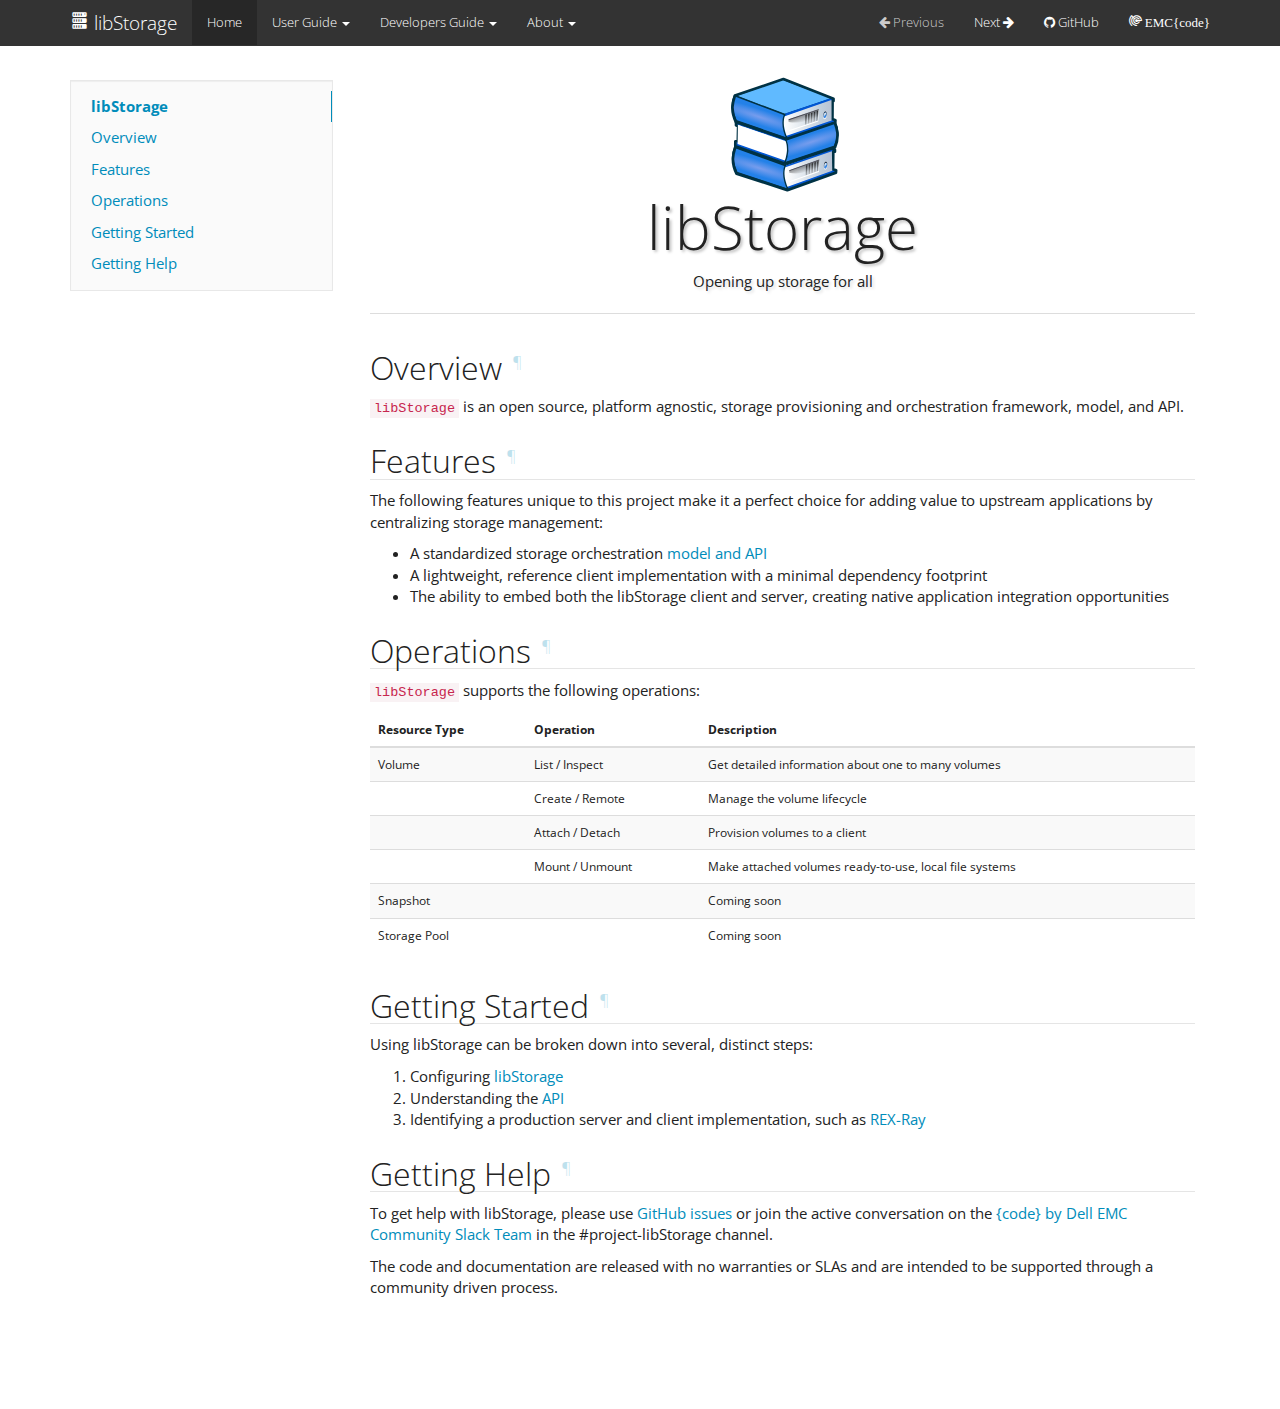
<file: index.html>
<!DOCTYPE html>
<html lang="en">
    <head>
        <meta charset="utf-8">
        <meta http-equiv="X-UA-Compatible" content="IE=edge">
        <meta name="viewport" content="width=device-width, initial-scale=1.0">
        
        
        <link rel="canonical" href="https://github.com/codedellemc/libstorage/">
        <link rel="shortcut icon" href="favicon.ico">
        

	<title>libStorage</title>

        <link href="./css/bootstrap-custom.min.css" rel="stylesheet">
        <link href="./css/font-awesome-4.0.3.css" rel="stylesheet">
        <link rel="stylesheet" href="./css/highlight.css">
        <link href="./css/base.css" rel="stylesheet">
        <link href="./css/emccode.css" rel="stylesheet">
        <link href="./css/emccode-font.css" rel="stylesheet">
        <link href="./css/hX.css" rel="stylesheet">

        <!-- HTML5 shim and Respond.js IE8 support of HTML5 elements and media queries -->
        <!--[if lt IE 9]>
            <script src="https://oss.maxcdn.com/libs/html5shiv/3.7.0/html5shiv.js"></script>
            <script src="https://oss.maxcdn.com/libs/respond.js/1.3.0/respond.min.js"></script>
        <![endif]-->

        

        <!-- scroll fix -->
        <script>
            //var shiftWindow = function() { scrollBy(0, -40) };
            //if (location.hash) shiftWindow();
            //window.addEventListener("hashchange", shiftWindow);
        </script>

    </head>

    <body>

        <div class="navbar navbar-default navbar-fixed-top" role="navigation">
    <div class="container">

        <!-- Collapsed navigation -->
        <div class="navbar-header">
            <!-- Expander button -->
            <button type="button" class="navbar-toggle" data-toggle="collapse" data-target=".navbar-collapse">
                <span class="sr-only">Toggle navigation</span>
                <span class="icon-bar"></span>
                <span class="icon-bar"></span>
                <span class="icon-bar"></span>
            </button>

            <!-- Main title -->
            <a class="navbar-brand" href=".">
                <i class="fa icon-libstorage-logo"></i>
                libStorage
            </a>
        </div>

        <!-- Expanded navigation -->
        <div class="navbar-collapse collapse">
            <!-- Main navigation -->
            <ul class="nav navbar-nav">
            
            
                <li class="active">
                    <a href=".">Home</a>
                </li>
            
            
            
                <li class="dropdown">
                    <a href="#" class="dropdown-toggle" data-toggle="dropdown">User Guide <b class="caret"></b></a>
                    <ul class="dropdown-menu">
                    
                        <li >
                            <a href="user-guide/config/">Configuration</a>
                        </li>
                    
                        <li >
                            <a href="user-guide/storage-providers/">Storage Providers</a>
                        </li>
                    
                        <li >
                            <a href="user-guide/schedulers/">Schedulers</a>
                        </li>
                    
                    </ul>
                </li>
                <!--
                smart menus
                <li><a href="#">User Guide <span class="caret"></span></a>
                    <ul class="dropdown-menu">
                    
                    
                        <li >
                            <a href="user-guide/config/">Configuration</a>
                        </li>
                    
                    
                    
                        <li >
                            <a href="user-guide/storage-providers/">Storage Providers</a>
                        </li>
                    
                    
                    
                        <li >
                            <a href="user-guide/schedulers/">Schedulers</a>
                        </li>
                    
                    
                    </ul>
                </li>
                -->
            
            
            
                <li class="dropdown">
                    <a href="#" class="dropdown-toggle" data-toggle="dropdown">Developers Guide <b class="caret"></b></a>
                    <ul class="dropdown-menu">
                    
                        <li >
                            <a href="dev-guide/project-guidelines/">Project Guidelines</a>
                        </li>
                    
                        <li >
                            <a href="dev-guide/build-reference/">Build Reference</a>
                        </li>
                    
                        <li >
                            <a href="dev-guide/release-process/">Release Process</a>
                        </li>
                    
                    </ul>
                </li>
                <!--
                smart menus
                <li><a href="#">Developers Guide <span class="caret"></span></a>
                    <ul class="dropdown-menu">
                    
                    
                        <li >
                            <a href="dev-guide/project-guidelines/">Project Guidelines</a>
                        </li>
                    
                    
                    
                        <li >
                            <a href="dev-guide/build-reference/">Build Reference</a>
                        </li>
                    
                    
                    
                        <li >
                            <a href="dev-guide/release-process/">Release Process</a>
                        </li>
                    
                    
                    </ul>
                </li>
                -->
            
            
            
                <li class="dropdown">
                    <a href="#" class="dropdown-toggle" data-toggle="dropdown">About <b class="caret"></b></a>
                    <ul class="dropdown-menu">
                    
                        <li >
                            <a href="about/contributing/">Contributing</a>
                        </li>
                    
                        <li >
                            <a href="about/license/">License</a>
                        </li>
                    
                        <li >
                            <a href="about/release-notes/">Release Notes</a>
                        </li>
                    
                    </ul>
                </li>
                <!--
                smart menus
                <li><a href="#">About <span class="caret"></span></a>
                    <ul class="dropdown-menu">
                    
                    
                        <li >
                            <a href="about/contributing/">Contributing</a>
                        </li>
                    
                    
                    
                        <li >
                            <a href="about/license/">License</a>
                        </li>
                    
                    
                    
                        <li >
                            <a href="about/release-notes/">Release Notes</a>
                        </li>
                    
                    
                    </ul>
                </li>
                -->
            
            
            </ul>

            <!-- Search, Navigation and Repo links -->
            <ul class="nav navbar-nav navbar-right">
                <li class="disabled">
                    <a rel="next" >
                        <i class="fa fa-arrow-left"></i> Previous
                    </a>
                </li>
                <li >
                    <a rel="prev" href="user-guide/config/">
                        Next <i class="fa fa-arrow-right"></i>
                    </a>
                </li>
                
                <li>
                    <a href="https://github.com/codedellemc/libstorage.git">
                        
                            <i class="fa fa-github"></i>
                        
                        GitHub
                    </a>
                </li>
                
                <li>
                    <a href="https://emccode.github.io">
                        <i class="fa icon-emccode-logo"></i>
                    </a>
                </li>
            </ul>
        </div>
    </div>
</div>
        <div class="container index">
            <div class="col-md-3"><div id="sidenav" class="bs-sidebar hidden-print affix well" role="complementary">
    <ul class="nav bs-sidenav">
    
        <li class="main active"><a href="#libstorage">libStorage</a></li>
        
            <li><a href="#overview">Overview</a>
            
            </li>
        
            <li><a href="#features">Features</a>
            
            </li>
        
            <li><a href="#operations">Operations</a>
            
            </li>
        
            <li><a href="#getting-started">Getting Started</a>
            
            </li>
        
            <li><a href="#getting-help">Getting Help</a>
            
            </li>
        
    
    </ul>
</div></div>
            <div class="col-md-9" role="main">

<h1 id="libstorage">libStorage<a class="headerlink" href="#libstorage" title="Permanent link">&para;</a></h1>
<p>Opening up storage for all</p>
<hr />
<h2 id="overview">Overview<a class="headerlink" href="#overview" title="Permanent link">&para;</a></h2>
<p><code>libStorage</code> is an open source, platform agnostic, storage provisioning and
orchestration framework, model, and API.</p>
<h2 id="features">Features<a class="headerlink" href="#features" title="Permanent link">&para;</a></h2>
<p>The following features unique to this project make it a perfect choice for
adding value to upstream applications by centralizing storage management:</p>
<ul>
<li>A standardized storage orchestration <a href="http://docs.libstorage.apiary.io">model and API</a></li>
<li>A lightweight, reference client implementation with a minimal dependency
  footprint</li>
<li>The ability to embed both the libStorage client and server, creating native
  application integration opportunities</li>
</ul>
<h2 id="operations">Operations<a class="headerlink" href="#operations" title="Permanent link">&para;</a></h2>
<p><code>libStorage</code> supports the following operations:</p>
<table>
<thead>
<tr>
<th>Resource Type</th>
<th>Operation</th>
<th>Description</th>
</tr>
</thead>
<tbody>
<tr>
<td>Volume</td>
<td>List / Inspect</td>
<td>Get detailed information about one to many volumes</td>
</tr>
<tr>
<td></td>
<td>Create / Remote</td>
<td>Manage the volume lifecycle</td>
</tr>
<tr>
<td></td>
<td>Attach / Detach</td>
<td>Provision volumes to a client</td>
</tr>
<tr>
<td></td>
<td>Mount / Unmount</td>
<td>Make attached volumes ready-to-use, local file systems</td>
</tr>
<tr>
<td>Snapshot</td>
<td></td>
<td>Coming soon</td>
</tr>
<tr>
<td>Storage Pool</td>
<td></td>
<td>Coming soon</td>
</tr>
</tbody>
</table>
<h2 id="getting-started">Getting Started<a class="headerlink" href="#getting-started" title="Permanent link">&para;</a></h2>
<p>Using libStorage can be broken down into several, distinct steps:</p>
<ol>
<li>Configuring <a href="user-guide/config/">libStorage</a></li>
<li>Understanding the <a href="http://docs.libstorage.apiary.io">API</a></li>
<li>Identifying a production server and client implementation, such as
   <a href="http://rexray.readthedocs.io/en/stable/">REX-Ray</a></li>
</ol>
<h2 id="getting-help">Getting Help<a class="headerlink" href="#getting-help" title="Permanent link">&para;</a></h2>
<p>To get help with libStorage, please use <a href="https://github.com/codedellemc/libstorage/issues">GitHub issues</a> or join the active
conversation on the <a href="http://community.codedellemc.com/">{code} by Dell EMC Community Slack Team</a> in the #project-libStorage channel.</p>
<p>The code and documentation are released with no warranties or SLAs and are
intended to be supported through a community driven process.</p></div>
        </div>

        <script src="./js/jquery-1.10.2.min.js"></script>
        <script src="./js/bootstrap-3.0.3.min.js"></script>
        <script src="./js/highlight.pack.js"></script>
        <script src="./js/base.js"></script>
        <!--
        <script src="./.themes/yeti/js/base.js"></script>
        <script src="./.themes/yeti/js/bootstrap-3.0.3.min.js"></script>
        <script src="./.themes/yeti/js/highlight.pack.js"></script>
        <script src="./.themes/yeti/js/jquery-1.10.2.min.js"></script>
        -->
    </body>

</html>
</file>
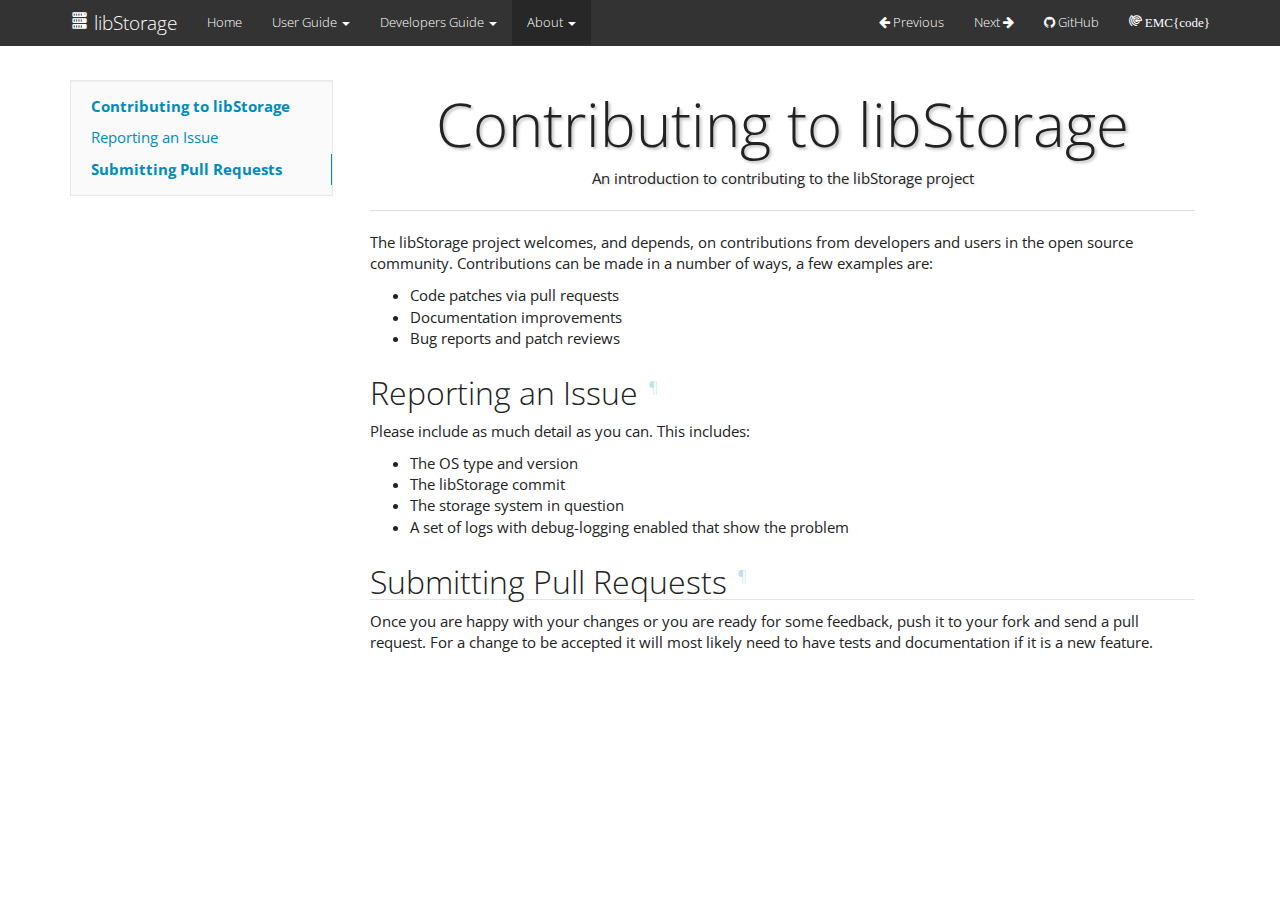
<file: about/contributing/index.html>
<!DOCTYPE html>
<html lang="en">
    <head>
        <meta charset="utf-8">
        <meta http-equiv="X-UA-Compatible" content="IE=edge">
        <meta name="viewport" content="width=device-width, initial-scale=1.0">
        
        
        <link rel="canonical" href="https://github.com/codedellemc/libstorage/about/contributing/">
        <link rel="shortcut icon" href="favicon.ico">
        

	<title>Contributing - libStorage</title>

        <link href="../../css/bootstrap-custom.min.css" rel="stylesheet">
        <link href="../../css/font-awesome-4.0.3.css" rel="stylesheet">
        <link rel="stylesheet" href="../../css/highlight.css">
        <link href="../../css/base.css" rel="stylesheet">
        <link href="../../css/emccode.css" rel="stylesheet">
        <link href="../../css/emccode-font.css" rel="stylesheet">
        <link href="../../css/hX.css" rel="stylesheet">

        <!-- HTML5 shim and Respond.js IE8 support of HTML5 elements and media queries -->
        <!--[if lt IE 9]>
            <script src="https://oss.maxcdn.com/libs/html5shiv/3.7.0/html5shiv.js"></script>
            <script src="https://oss.maxcdn.com/libs/respond.js/1.3.0/respond.min.js"></script>
        <![endif]-->

        

        <!-- scroll fix -->
        <script>
            //var shiftWindow = function() { scrollBy(0, -40) };
            //if (location.hash) shiftWindow();
            //window.addEventListener("hashchange", shiftWindow);
        </script>

    </head>

    <body>

        <div class="navbar navbar-default navbar-fixed-top" role="navigation">
    <div class="container">

        <!-- Collapsed navigation -->
        <div class="navbar-header">
            <!-- Expander button -->
            <button type="button" class="navbar-toggle" data-toggle="collapse" data-target=".navbar-collapse">
                <span class="sr-only">Toggle navigation</span>
                <span class="icon-bar"></span>
                <span class="icon-bar"></span>
                <span class="icon-bar"></span>
            </button>

            <!-- Main title -->
            <a class="navbar-brand" href="../..">
                <i class="fa icon-libstorage-logo"></i>
                libStorage
            </a>
        </div>

        <!-- Expanded navigation -->
        <div class="navbar-collapse collapse">
            <!-- Main navigation -->
            <ul class="nav navbar-nav">
            
            
                <li >
                    <a href="../..">Home</a>
                </li>
            
            
            
                <li class="dropdown">
                    <a href="#" class="dropdown-toggle" data-toggle="dropdown">User Guide <b class="caret"></b></a>
                    <ul class="dropdown-menu">
                    
                        <li >
                            <a href="../../user-guide/config/">Configuration</a>
                        </li>
                    
                        <li >
                            <a href="../../user-guide/storage-providers/">Storage Providers</a>
                        </li>
                    
                        <li >
                            <a href="../../user-guide/schedulers/">Schedulers</a>
                        </li>
                    
                    </ul>
                </li>
                <!--
                smart menus
                <li><a href="#">User Guide <span class="caret"></span></a>
                    <ul class="dropdown-menu">
                    
                    
                        <li >
                            <a href="../../user-guide/config/">Configuration</a>
                        </li>
                    
                    
                    
                        <li >
                            <a href="../../user-guide/storage-providers/">Storage Providers</a>
                        </li>
                    
                    
                    
                        <li >
                            <a href="../../user-guide/schedulers/">Schedulers</a>
                        </li>
                    
                    
                    </ul>
                </li>
                -->
            
            
            
                <li class="dropdown">
                    <a href="#" class="dropdown-toggle" data-toggle="dropdown">Developers Guide <b class="caret"></b></a>
                    <ul class="dropdown-menu">
                    
                        <li >
                            <a href="../../dev-guide/project-guidelines/">Project Guidelines</a>
                        </li>
                    
                        <li >
                            <a href="../../dev-guide/build-reference/">Build Reference</a>
                        </li>
                    
                        <li >
                            <a href="../../dev-guide/release-process/">Release Process</a>
                        </li>
                    
                    </ul>
                </li>
                <!--
                smart menus
                <li><a href="#">Developers Guide <span class="caret"></span></a>
                    <ul class="dropdown-menu">
                    
                    
                        <li >
                            <a href="../../dev-guide/project-guidelines/">Project Guidelines</a>
                        </li>
                    
                    
                    
                        <li >
                            <a href="../../dev-guide/build-reference/">Build Reference</a>
                        </li>
                    
                    
                    
                        <li >
                            <a href="../../dev-guide/release-process/">Release Process</a>
                        </li>
                    
                    
                    </ul>
                </li>
                -->
            
            
            
                <li class="dropdown active">
                    <a href="#" class="dropdown-toggle" data-toggle="dropdown">About <b class="caret"></b></a>
                    <ul class="dropdown-menu">
                    
                        <li class="active">
                            <a href="./">Contributing</a>
                        </li>
                    
                        <li >
                            <a href="../license/">License</a>
                        </li>
                    
                        <li >
                            <a href="../release-notes/">Release Notes</a>
                        </li>
                    
                    </ul>
                </li>
                <!--
                smart menus
                <li><a href="#">About <span class="caret"></span></a>
                    <ul class="dropdown-menu">
                    
                    
                        <li class="active">
                            <a href="./">Contributing</a>
                        </li>
                    
                    
                    
                        <li >
                            <a href="../license/">License</a>
                        </li>
                    
                    
                    
                        <li >
                            <a href="../release-notes/">Release Notes</a>
                        </li>
                    
                    
                    </ul>
                </li>
                -->
            
            
            </ul>

            <!-- Search, Navigation and Repo links -->
            <ul class="nav navbar-nav navbar-right">
                <li >
                    <a rel="next" href="../../dev-guide/release-process/">
                        <i class="fa fa-arrow-left"></i> Previous
                    </a>
                </li>
                <li >
                    <a rel="prev" href="../license/">
                        Next <i class="fa fa-arrow-right"></i>
                    </a>
                </li>
                
                <li>
                    <a href="https://github.com/codedellemc/libstorage.git">
                        
                            <i class="fa fa-github"></i>
                        
                        GitHub
                    </a>
                </li>
                
                <li>
                    <a href="https://emccode.github.io">
                        <i class="fa icon-emccode-logo"></i>
                    </a>
                </li>
            </ul>
        </div>
    </div>
</div>
        <div class="container ">
            <div class="col-md-3"><div id="sidenav" class="bs-sidebar hidden-print affix well" role="complementary">
    <ul class="nav bs-sidenav">
    
        <li class="main active"><a href="#contributing-to-libstorage">Contributing to libStorage</a></li>
        
            <li><a href="#reporting-an-issue">Reporting an Issue</a>
            
            </li>
        
            <li><a href="#submitting-pull-requests">Submitting Pull Requests</a>
            
            </li>
        
    
    </ul>
</div></div>
            <div class="col-md-9" role="main">

<h1 id="contributing-to-libstorage">Contributing to libStorage<a class="headerlink" href="#contributing-to-libstorage" title="Permanent link">&para;</a></h1>
<p>An introduction to contributing to the libStorage project</p>
<hr />
<p>The libStorage project welcomes, and depends, on contributions from developers
and users in the open source community. Contributions can be made in a number of
ways, a few examples are:</p>
<ul>
<li>Code patches via pull requests</li>
<li>Documentation improvements</li>
<li>Bug reports and patch reviews</li>
</ul>
<h2 id="reporting-an-issue">Reporting an Issue<a class="headerlink" href="#reporting-an-issue" title="Permanent link">&para;</a></h2>
<p>Please include as much detail as you can. This includes:</p>
<ul>
<li>The OS type and version</li>
<li>The libStorage commit</li>
<li>The storage system in question</li>
<li>A set of logs with debug-logging enabled that show the problem</li>
</ul>
<h2 id="submitting-pull-requests">Submitting Pull Requests<a class="headerlink" href="#submitting-pull-requests" title="Permanent link">&para;</a></h2>
<p>Once you are happy with your changes or you are ready for some feedback, push
it to your fork and send a pull request. For a change to be accepted it will
most likely need to have tests and documentation if it is a new feature.</p></div>
        </div>

        <script src="../../js/jquery-1.10.2.min.js"></script>
        <script src="../../js/bootstrap-3.0.3.min.js"></script>
        <script src="../../js/highlight.pack.js"></script>
        <script src="../../js/base.js"></script>
        <!--
        <script src="../../.themes/yeti/js/base.js"></script>
        <script src="../../.themes/yeti/js/bootstrap-3.0.3.min.js"></script>
        <script src="../../.themes/yeti/js/highlight.pack.js"></script>
        <script src="../../.themes/yeti/js/jquery-1.10.2.min.js"></script>
        -->
    </body>

</html>
</file>
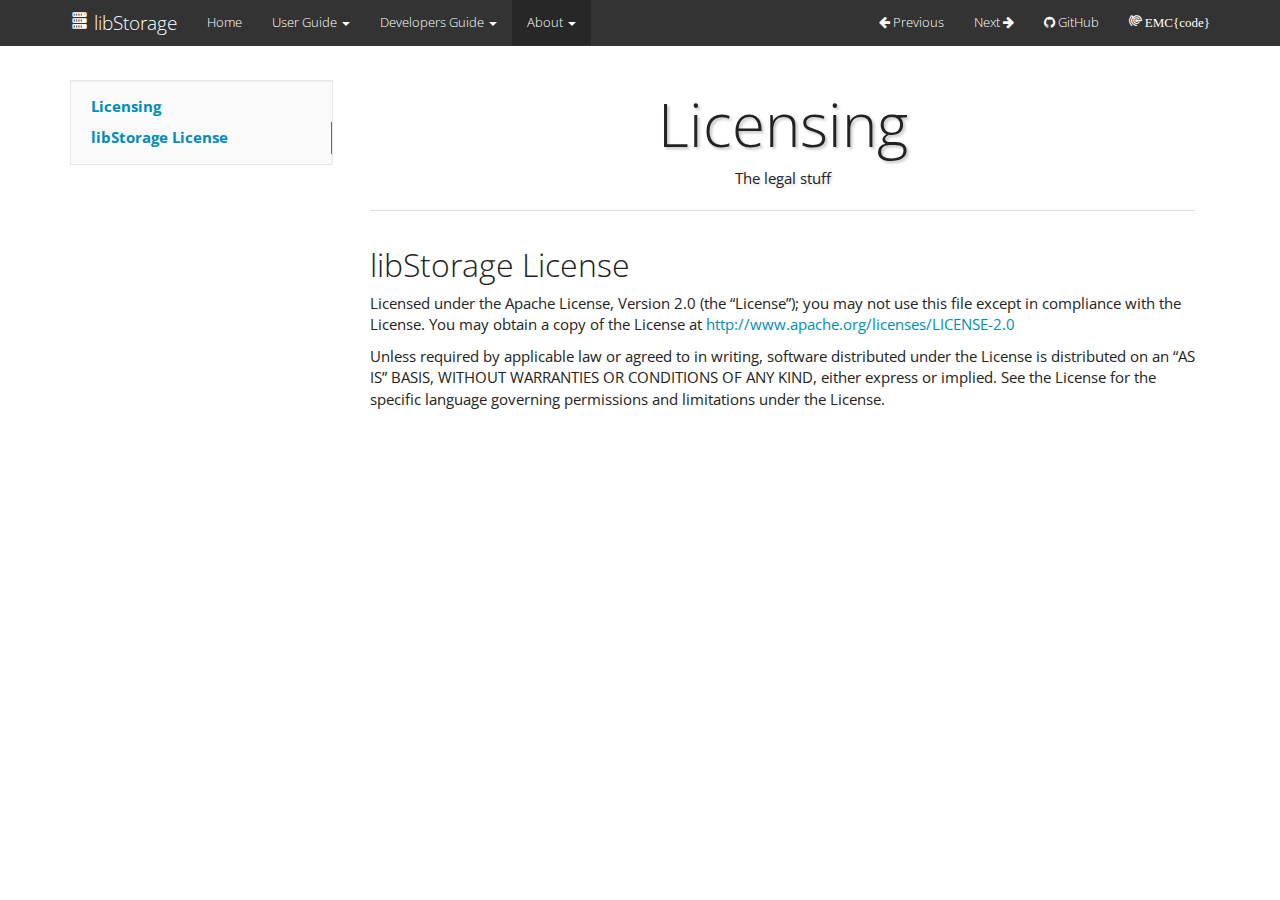
<file: about/license/index.html>
<!DOCTYPE html>
<html lang="en">
    <head>
        <meta charset="utf-8">
        <meta http-equiv="X-UA-Compatible" content="IE=edge">
        <meta name="viewport" content="width=device-width, initial-scale=1.0">
        
        
        <link rel="canonical" href="https://github.com/emccode/libstorage/about/license/">
        <link rel="shortcut icon" href="../../favicon.ico">
        

	<title>License - libStorage</title>

        <link href="../../css/bootstrap-custom.min.css" rel="stylesheet">
        <link href="../../css/font-awesome-4.0.3.css" rel="stylesheet">
        <link rel="stylesheet" href="../../css/highlight.css">
        <link href="../../css/base.css" rel="stylesheet">
        <link href="../../css/emccode-font.css" rel="stylesheet">
        <link href="../../css/hX.css" rel="stylesheet">

        <!-- HTML5 shim and Respond.js IE8 support of HTML5 elements and media queries -->
        <!--[if lt IE 9]>
            <script src="https://oss.maxcdn.com/libs/html5shiv/3.7.0/html5shiv.js"></script>
            <script src="https://oss.maxcdn.com/libs/respond.js/1.3.0/respond.min.js"></script>
        <![endif]-->

        

        <!-- scroll fix -->
        <script>
            //var shiftWindow = function() { scrollBy(0, -40) };
            //if (location.hash) shiftWindow();
            //window.addEventListener("hashchange", shiftWindow);
        </script>

    </head>

    <body>

        <div class="navbar navbar-default navbar-fixed-top" role="navigation">
    <div class="container">

        <!-- Collapsed navigation -->
        <div class="navbar-header">
            <!-- Expander button -->
            <button type="button" class="navbar-toggle" data-toggle="collapse" data-target=".navbar-collapse">
                <span class="sr-only">Toggle navigation</span>
                <span class="icon-bar"></span>
                <span class="icon-bar"></span>
                <span class="icon-bar"></span>
            </button>

            <!-- Main title -->
            <a class="navbar-brand" href="../..">
                <i class="fa icon-libstorage-logo"></i>
                libStorage
            </a>
        </div>

        <!-- Expanded navigation -->
        <div class="navbar-collapse collapse">
            <!-- Main navigation -->
            <ul class="nav navbar-nav">
            
            
                <li >
                    <a href="../..">Home</a>
                </li>
            
            
            
                <li class="dropdown">
                    <a href="#" class="dropdown-toggle" data-toggle="dropdown">User Guide <b class="caret"></b></a>
                    <ul class="dropdown-menu">
                    
                        <li >
                            <a href="../../user-guide/config/">Configuration</a>
                        </li>
                    
                        <li >
                            <a href="../../user-guide/storage-providers/">Storage Providers</a>
                        </li>
                    
                        <li >
                            <a href="../../user-guide/schedulers/">Schedulers</a>
                        </li>
                    
                    </ul>
                </li>
                <!--
                smart menus
                <li><a href="#">User Guide <span class="caret"></span></a>
                    <ul class="dropdown-menu">
                    
                    
                        <li >
                            <a href="../../user-guide/config/">Configuration</a>
                        </li>
                    
                    
                    
                        <li >
                            <a href="../../user-guide/storage-providers/">Storage Providers</a>
                        </li>
                    
                    
                    
                        <li >
                            <a href="../../user-guide/schedulers/">Schedulers</a>
                        </li>
                    
                    
                    </ul>
                </li>
                -->
            
            
            
                <li class="dropdown">
                    <a href="#" class="dropdown-toggle" data-toggle="dropdown">Developers Guide <b class="caret"></b></a>
                    <ul class="dropdown-menu">
                    
                        <li >
                            <a href="../../dev-guide/project-guidelines/">Project Guidelines</a>
                        </li>
                    
                        <li >
                            <a href="../../dev-guide/build-reference/">Build Reference</a>
                        </li>
                    
                        <li >
                            <a href="../../dev-guide/release-process/">Release Process</a>
                        </li>
                    
                    </ul>
                </li>
                <!--
                smart menus
                <li><a href="#">Developers Guide <span class="caret"></span></a>
                    <ul class="dropdown-menu">
                    
                    
                        <li >
                            <a href="../../dev-guide/project-guidelines/">Project Guidelines</a>
                        </li>
                    
                    
                    
                        <li >
                            <a href="../../dev-guide/build-reference/">Build Reference</a>
                        </li>
                    
                    
                    
                        <li >
                            <a href="../../dev-guide/release-process/">Release Process</a>
                        </li>
                    
                    
                    </ul>
                </li>
                -->
            
            
            
                <li class="dropdown active">
                    <a href="#" class="dropdown-toggle" data-toggle="dropdown">About <b class="caret"></b></a>
                    <ul class="dropdown-menu">
                    
                        <li >
                            <a href="../contributing/">Contributing</a>
                        </li>
                    
                        <li class="active">
                            <a href="./">License</a>
                        </li>
                    
                        <li >
                            <a href="../release-notes/">Release Notes</a>
                        </li>
                    
                    </ul>
                </li>
                <!--
                smart menus
                <li><a href="#">About <span class="caret"></span></a>
                    <ul class="dropdown-menu">
                    
                    
                        <li >
                            <a href="../contributing/">Contributing</a>
                        </li>
                    
                    
                    
                        <li class="active">
                            <a href="./">License</a>
                        </li>
                    
                    
                    
                        <li >
                            <a href="../release-notes/">Release Notes</a>
                        </li>
                    
                    
                    </ul>
                </li>
                -->
            
            
            </ul>

            <!-- Search, Navigation and Repo links -->
            <ul class="nav navbar-nav navbar-right">
                <li >
                    <a rel="next" href="../contributing/">
                        <i class="fa fa-arrow-left"></i> Previous
                    </a>
                </li>
                <li >
                    <a rel="prev" href="../release-notes/">
                        Next <i class="fa fa-arrow-right"></i>
                    </a>
                </li>
                
                <li>
                    <a href="https://github.com/emccode/libstorage.git">
                        
                            <i class="fa fa-github"></i>
                        
                        GitHub
                    </a>
                </li>
                
                <li>
                    <a href="https://emccode.github.io">
                        <i class="fa icon-emccode-logo"></i>
                    </a>
                </li>
            </ul>
        </div>
    </div>
</div>
        <div class="container ">
            <div class="col-md-3"><div id="sidenav" class="bs-sidebar hidden-print affix well" role="complementary">
    <ul class="nav bs-sidenav">
    
        <li class="main active"><a href="#licensing">Licensing</a></li>
        
            <li><a href="#libstorage-license">libStorage License</a>
            
            </li>
        
    
    </ul>
</div></div>
            <div class="col-md-9" role="main">

<h1 id="licensing">Licensing</h1>
<p>The legal stuff</p>
<hr />
<h2 id="libstorage-license">libStorage License</h2>
<p>Licensed under the Apache License, Version 2.0 (the “License”); you may not use
this file except in compliance with the License. You may obtain a copy of the
License at <a href="http://www.apache.org/licenses/LICENSE-2.0">http://www.apache.org/licenses/LICENSE-2.0</a></p>
<p>Unless required by applicable law or agreed to in writing, software distributed
under the License is distributed on an “AS IS” BASIS, WITHOUT WARRANTIES OR
CONDITIONS OF ANY KIND, either express or implied. See the License for the
specific language governing permissions and limitations under the License.</p></div>
        </div>

        <script src="../../js/jquery-1.10.2.min.js"></script>
        <script src="../../js/bootstrap-3.0.3.min.js"></script>
        <script src="../../js/highlight.pack.js"></script>
        <script src="../../js/base.js"></script>
        <!--
        <script src="../../.themes/yeti/js/base.js"></script>
        <script src="../../.themes/yeti/js/bootstrap-3.0.3.min.js"></script>
        <script src="../../.themes/yeti/js/highlight.pack.js"></script>
        <script src="../../.themes/yeti/js/jquery-1.10.2.min.js"></script>
        -->
    </body>

</html>
</file>
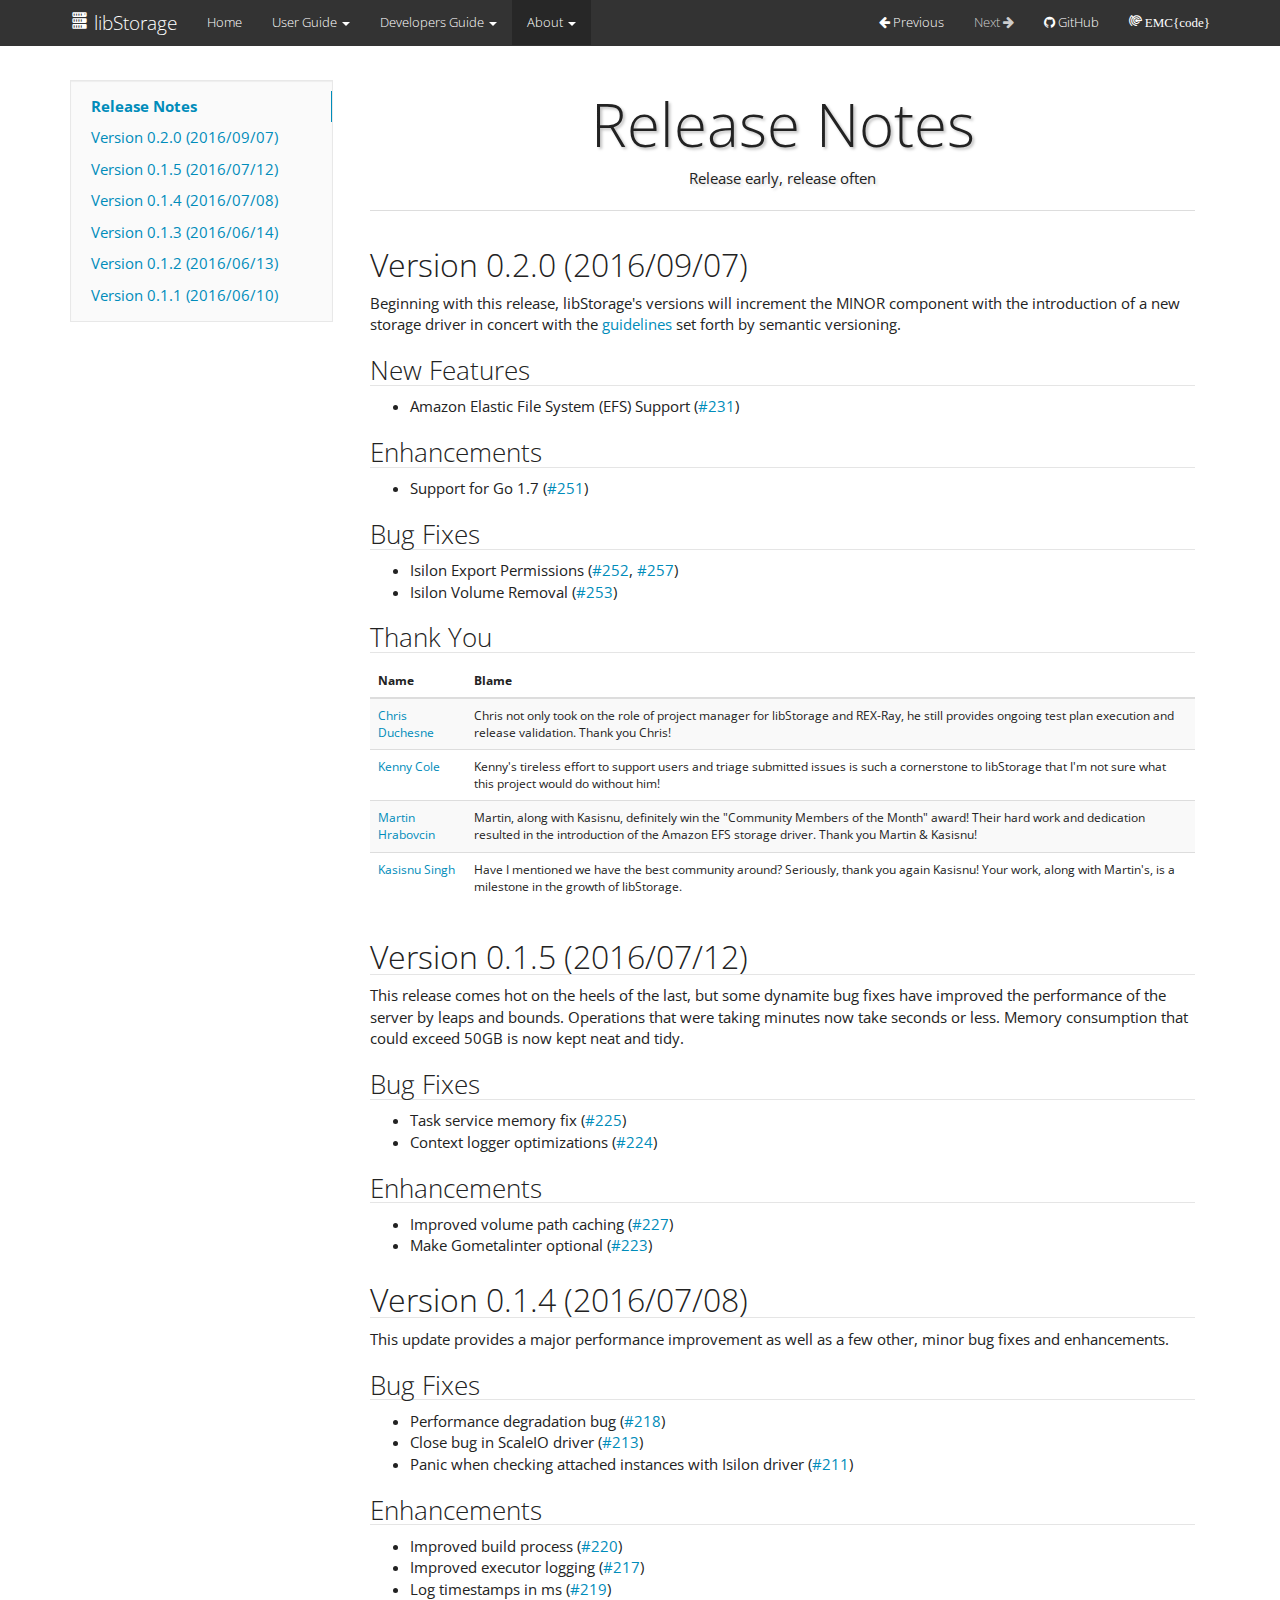
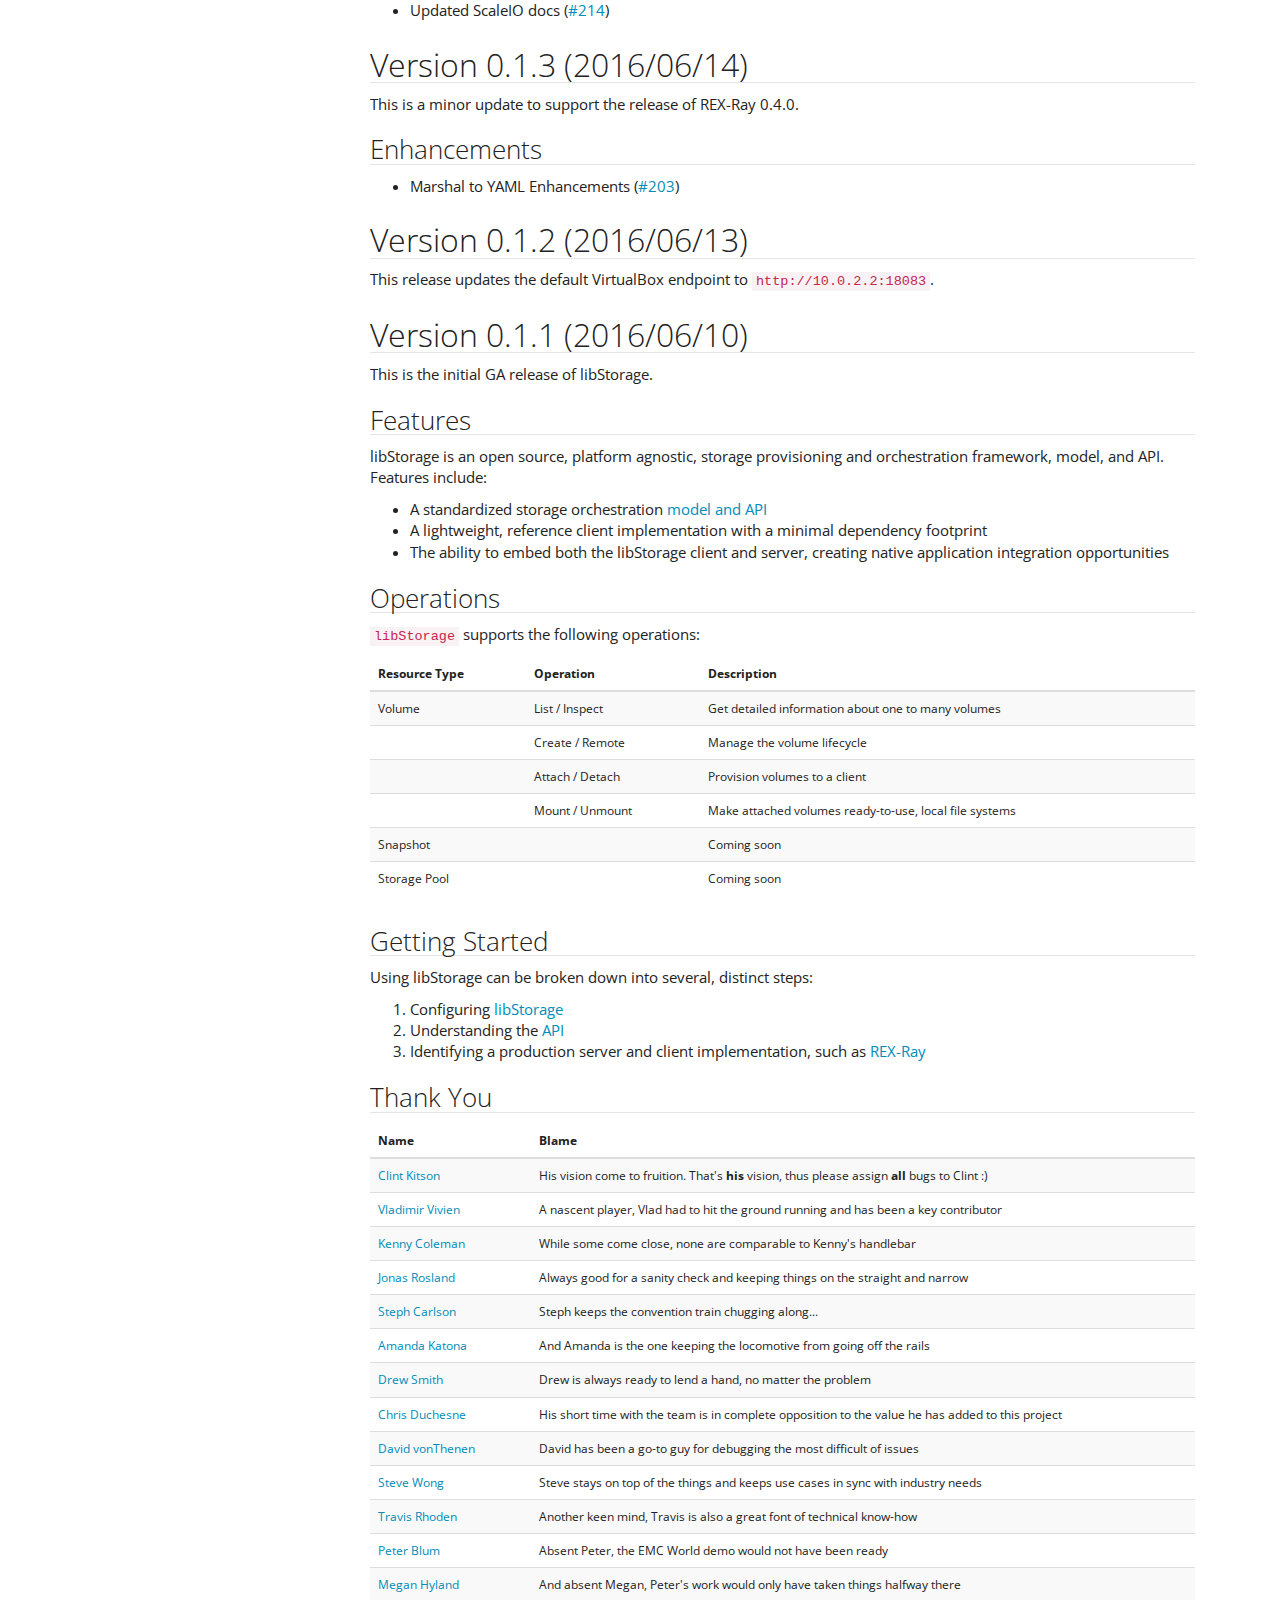
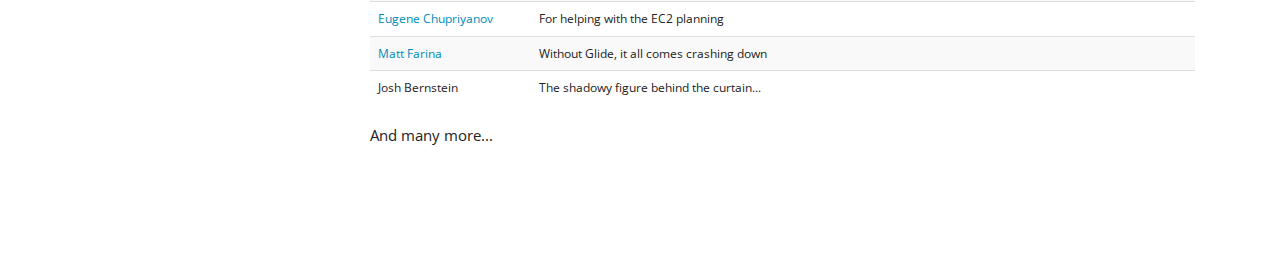
<file: about/release-notes/index.html>
<!DOCTYPE html>
<html lang="en">
    <head>
        <meta charset="utf-8">
        <meta http-equiv="X-UA-Compatible" content="IE=edge">
        <meta name="viewport" content="width=device-width, initial-scale=1.0">
        
        
        <link rel="canonical" href="https://github.com/emccode/libstorage/about/release-notes/">
        <link rel="shortcut icon" href="../../favicon.ico">
        

	<title>Release Notes - libStorage</title>

        <link href="../../css/bootstrap-custom.min.css" rel="stylesheet">
        <link href="../../css/font-awesome-4.0.3.css" rel="stylesheet">
        <link rel="stylesheet" href="../../css/highlight.css">
        <link href="../../css/base.css" rel="stylesheet">
        <link href="../../css/emccode-font.css" rel="stylesheet">
        <link href="../../css/hX.css" rel="stylesheet">

        <!-- HTML5 shim and Respond.js IE8 support of HTML5 elements and media queries -->
        <!--[if lt IE 9]>
            <script src="https://oss.maxcdn.com/libs/html5shiv/3.7.0/html5shiv.js"></script>
            <script src="https://oss.maxcdn.com/libs/respond.js/1.3.0/respond.min.js"></script>
        <![endif]-->

        

        <!-- scroll fix -->
        <script>
            //var shiftWindow = function() { scrollBy(0, -40) };
            //if (location.hash) shiftWindow();
            //window.addEventListener("hashchange", shiftWindow);
        </script>

    </head>

    <body>

        <div class="navbar navbar-default navbar-fixed-top" role="navigation">
    <div class="container">

        <!-- Collapsed navigation -->
        <div class="navbar-header">
            <!-- Expander button -->
            <button type="button" class="navbar-toggle" data-toggle="collapse" data-target=".navbar-collapse">
                <span class="sr-only">Toggle navigation</span>
                <span class="icon-bar"></span>
                <span class="icon-bar"></span>
                <span class="icon-bar"></span>
            </button>

            <!-- Main title -->
            <a class="navbar-brand" href="../..">
                <i class="fa icon-libstorage-logo"></i>
                libStorage
            </a>
        </div>

        <!-- Expanded navigation -->
        <div class="navbar-collapse collapse">
            <!-- Main navigation -->
            <ul class="nav navbar-nav">
            
            
                <li >
                    <a href="../..">Home</a>
                </li>
            
            
            
                <li class="dropdown">
                    <a href="#" class="dropdown-toggle" data-toggle="dropdown">User Guide <b class="caret"></b></a>
                    <ul class="dropdown-menu">
                    
                        <li >
                            <a href="../../user-guide/config/">Configuration</a>
                        </li>
                    
                        <li >
                            <a href="../../user-guide/storage-providers/">Storage Providers</a>
                        </li>
                    
                        <li >
                            <a href="../../user-guide/schedulers/">Schedulers</a>
                        </li>
                    
                    </ul>
                </li>
                <!--
                smart menus
                <li><a href="#">User Guide <span class="caret"></span></a>
                    <ul class="dropdown-menu">
                    
                    
                        <li >
                            <a href="../../user-guide/config/">Configuration</a>
                        </li>
                    
                    
                    
                        <li >
                            <a href="../../user-guide/storage-providers/">Storage Providers</a>
                        </li>
                    
                    
                    
                        <li >
                            <a href="../../user-guide/schedulers/">Schedulers</a>
                        </li>
                    
                    
                    </ul>
                </li>
                -->
            
            
            
                <li class="dropdown">
                    <a href="#" class="dropdown-toggle" data-toggle="dropdown">Developers Guide <b class="caret"></b></a>
                    <ul class="dropdown-menu">
                    
                        <li >
                            <a href="../../dev-guide/project-guidelines/">Project Guidelines</a>
                        </li>
                    
                        <li >
                            <a href="../../dev-guide/build-reference/">Build Reference</a>
                        </li>
                    
                        <li >
                            <a href="../../dev-guide/release-process/">Release Process</a>
                        </li>
                    
                    </ul>
                </li>
                <!--
                smart menus
                <li><a href="#">Developers Guide <span class="caret"></span></a>
                    <ul class="dropdown-menu">
                    
                    
                        <li >
                            <a href="../../dev-guide/project-guidelines/">Project Guidelines</a>
                        </li>
                    
                    
                    
                        <li >
                            <a href="../../dev-guide/build-reference/">Build Reference</a>
                        </li>
                    
                    
                    
                        <li >
                            <a href="../../dev-guide/release-process/">Release Process</a>
                        </li>
                    
                    
                    </ul>
                </li>
                -->
            
            
            
                <li class="dropdown active">
                    <a href="#" class="dropdown-toggle" data-toggle="dropdown">About <b class="caret"></b></a>
                    <ul class="dropdown-menu">
                    
                        <li >
                            <a href="../contributing/">Contributing</a>
                        </li>
                    
                        <li >
                            <a href="../license/">License</a>
                        </li>
                    
                        <li class="active">
                            <a href="./">Release Notes</a>
                        </li>
                    
                    </ul>
                </li>
                <!--
                smart menus
                <li><a href="#">About <span class="caret"></span></a>
                    <ul class="dropdown-menu">
                    
                    
                        <li >
                            <a href="../contributing/">Contributing</a>
                        </li>
                    
                    
                    
                        <li >
                            <a href="../license/">License</a>
                        </li>
                    
                    
                    
                        <li class="active">
                            <a href="./">Release Notes</a>
                        </li>
                    
                    
                    </ul>
                </li>
                -->
            
            
            </ul>

            <!-- Search, Navigation and Repo links -->
            <ul class="nav navbar-nav navbar-right">
                <li >
                    <a rel="next" href="../license/">
                        <i class="fa fa-arrow-left"></i> Previous
                    </a>
                </li>
                <li class="disabled">
                    <a rel="prev" >
                        Next <i class="fa fa-arrow-right"></i>
                    </a>
                </li>
                
                <li>
                    <a href="https://github.com/emccode/libstorage.git">
                        
                            <i class="fa fa-github"></i>
                        
                        GitHub
                    </a>
                </li>
                
                <li>
                    <a href="https://emccode.github.io">
                        <i class="fa icon-emccode-logo"></i>
                    </a>
                </li>
            </ul>
        </div>
    </div>
</div>
        <div class="container ">
            <div class="col-md-3"><div id="sidenav" class="bs-sidebar hidden-print affix well" role="complementary">
    <ul class="nav bs-sidenav">
    
        <li class="main active"><a href="#release-notes">Release Notes</a></li>
        
            <li><a href="#version-020-20160907">Version 0.2.0 (2016/09/07)</a>
            
                <ul class="nav nav-stacked">
                
                <li><a href="#new-features">New Features</a><!--
                -->
                </li>
                
                <li><a href="#enhancements">Enhancements</a><!--
                -->
                </li>
                
                <li><a href="#bug-fixes">Bug Fixes</a><!--
                -->
                </li>
                
                <li><a href="#thank-you">Thank You</a><!--
                -->
                </li>
                
                </ul>
            
            </li>
        
            <li><a href="#version-015-20160712">Version 0.1.5 (2016/07/12)</a>
            
                <ul class="nav nav-stacked">
                
                <li><a href="#bug-fixes_1">Bug Fixes</a><!--
                -->
                </li>
                
                <li><a href="#enhancements_1">Enhancements</a><!--
                -->
                </li>
                
                </ul>
            
            </li>
        
            <li><a href="#version-014-20160708">Version 0.1.4 (2016/07/08)</a>
            
                <ul class="nav nav-stacked">
                
                <li><a href="#bug-fixes_2">Bug Fixes</a><!--
                -->
                </li>
                
                <li><a href="#enhancements_2">Enhancements</a><!--
                -->
                </li>
                
                </ul>
            
            </li>
        
            <li><a href="#version-013-20160614">Version 0.1.3 (2016/06/14)</a>
            
                <ul class="nav nav-stacked">
                
                <li><a href="#enhancements_3">Enhancements</a><!--
                -->
                </li>
                
                </ul>
            
            </li>
        
            <li><a href="#version-012-20160613">Version 0.1.2 (2016/06/13)</a>
            
            </li>
        
            <li><a href="#version-011-20160610">Version 0.1.1 (2016/06/10)</a>
            
                <ul class="nav nav-stacked">
                
                <li><a href="#features">Features</a><!--
                -->
                </li>
                
                <li><a href="#operations">Operations</a><!--
                -->
                </li>
                
                <li><a href="#getting-started">Getting Started</a><!--
                -->
                </li>
                
                <li><a href="#thank-you_1">Thank You</a><!--
                -->
                </li>
                
                </ul>
            
            </li>
        
    
    </ul>
</div></div>
            <div class="col-md-9" role="main">

<h1 id="release-notes">Release Notes</h1>
<p>Release early, release often</p>
<hr />
<h2 id="version-020-20160907">Version 0.2.0 (2016/09/07)</h2>
<p>Beginning with this release, libStorage's versions will increment the MINOR
component with the introduction of a new storage driver in concert with the
<a href="http://semver.org">guidelines</a> set forth by semantic versioning.</p>
<h3 id="new-features">New Features</h3>
<ul>
<li>Amazon Elastic File System (EFS) Support (<a href="https://github.com/emccode/libstorage/issues/231">#231</a>)</li>
</ul>
<h3 id="enhancements">Enhancements</h3>
<ul>
<li>Support for Go 1.7 (<a href="https://github.com/emccode/libstorage/issues/251">#251</a>)</li>
</ul>
<h3 id="bug-fixes">Bug Fixes</h3>
<ul>
<li>Isilon Export Permissions (<a href="https://github.com/emccode/libstorage/issues/252">#252</a>, <a href="https://github.com/emccode/libstorage/issues/257">#257</a>)</li>
<li>Isilon Volume Removal (<a href="https://github.com/emccode/libstorage/issues/253">#253</a>)</li>
</ul>
<h3 id="thank-you">Thank You</h3>
<table>
<thead>
<tr>
<th>Name</th>
<th>Blame</th>
</tr>
</thead>
<tbody>
<tr>
<td><a href="https://github.com/cduchesne">Chris Duchesne</a></td>
<td>Chris not only took on the role of project manager for libStorage and REX-Ray, he still provides ongoing test plan execution and release validation. Thank you Chris!</td>
</tr>
<tr>
<td><a href="https://github.com/kacole2">Kenny Cole</a></td>
<td>Kenny's tireless effort to support users and triage submitted issues is such a cornerstone to libStorage that I'm not sure what this project would do without him!</td>
</tr>
<tr>
<td><a href="https://github.com/mhrabovcin">Martin Hrabovcin</a></td>
<td>Martin, along with Kasisnu, definitely win the "Community Members of the Month" award! Their hard work and dedication resulted in the introduction of the Amazon EFS storage driver. Thank you Martin &amp; Kasisnu!</td>
</tr>
<tr>
<td><a href="https://github.com/kasisnu">Kasisnu Singh</a></td>
<td>Have I mentioned we have the best community around? Seriously, thank you again Kasisnu! Your work, along with Martin's, is a milestone in the growth of libStorage.</td>
</tr>
</tbody>
</table>
<h2 id="version-015-20160712">Version 0.1.5 (2016/07/12)</h2>
<p>This release comes hot on the heels of the last, but some dynamite bug fixes
have improved the performance of the server by leaps and bounds. Operations
that were taking minutes now take seconds or less. Memory consumption that
could exceed 50GB is now kept neat and tidy.</p>
<h3 id="bug-fixes_1">Bug Fixes</h3>
<ul>
<li>Task service memory fix (<a href="https://github.com/emccode/libstorage/issues/225">#225</a>)</li>
<li>Context logger optimizations (<a href="https://github.com/emccode/libstorage/issues/224">#224</a>)</li>
</ul>
<h3 id="enhancements_1">Enhancements</h3>
<ul>
<li>Improved volume path caching (<a href="https://github.com/emccode/libstorage/issues/227">#227</a>)</li>
<li>Make Gometalinter optional (<a href="https://github.com/emccode/libstorage/issues/223">#223</a>)</li>
</ul>
<h2 id="version-014-20160708">Version 0.1.4 (2016/07/08)</h2>
<p>This update provides a major performance improvement as well as a few other,
minor bug fixes and enhancements.</p>
<h3 id="bug-fixes_2">Bug Fixes</h3>
<ul>
<li>Performance degradation bug (<a href="https://github.com/emccode/libstorage/issues/218">#218</a>)</li>
<li>Close bug in ScaleIO driver (<a href="https://github.com/emccode/libstorage/issues/213">#213</a>)</li>
<li>Panic when checking attached instances with Isilon driver (<a href="https://github.com/emccode/libstorage/issues/211">#211</a>)</li>
</ul>
<h3 id="enhancements_2">Enhancements</h3>
<ul>
<li>Improved build process (<a href="https://github.com/emccode/libstorage/issues/220">#220</a>)</li>
<li>Improved executor logging (<a href="https://github.com/emccode/libstorage/issues/217">#217</a>)</li>
<li>Log timestamps in ms (<a href="https://github.com/emccode/libstorage/issues/219">#219</a>)</li>
<li>Updated ScaleIO docs (<a href="https://github.com/emccode/libstorage/issues/214">#214</a>)</li>
</ul>
<h2 id="version-013-20160614">Version 0.1.3 (2016/06/14)</h2>
<p>This is a minor update to support the release of REX-Ray 0.4.0.</p>
<h3 id="enhancements_3">Enhancements</h3>
<ul>
<li>Marshal to YAML Enhancements (<a href="https://github.com/emccode/libstorage/issues/203">#203</a>)</li>
</ul>
<h2 id="version-012-20160613">Version 0.1.2 (2016/06/13)</h2>
<p>This release updates the default VirtualBox endpoint to <code>http://10.0.2.2:18083</code>.</p>
<h2 id="version-011-20160610">Version 0.1.1 (2016/06/10)</h2>
<p>This is the initial GA release of libStorage.</p>
<h3 id="features">Features</h3>
<p>libStorage is an open source, platform agnostic, storage provisioning and
orchestration framework, model, and API. Features include:</p>
<ul>
<li>A standardized storage orchestration
  <a href="http://docs.libstorage.apiary.io/">model and API</a></li>
<li>A lightweight, reference client implementation with a minimal dependency
  footprint</li>
<li>The ability to embed both the libStorage client and server, creating native
  application integration opportunities</li>
</ul>
<h3 id="operations">Operations</h3>
<p><code>libStorage</code> supports the following operations:</p>
<table>
<thead>
<tr>
<th>Resource Type</th>
<th>Operation</th>
<th>Description</th>
</tr>
</thead>
<tbody>
<tr>
<td>Volume</td>
<td>List / Inspect</td>
<td>Get detailed information about one to many volumes</td>
</tr>
<tr>
<td></td>
<td>Create / Remote</td>
<td>Manage the volume lifecycle</td>
</tr>
<tr>
<td></td>
<td>Attach / Detach</td>
<td>Provision volumes to a client</td>
</tr>
<tr>
<td></td>
<td>Mount / Unmount</td>
<td>Make attached volumes ready-to-use, local file systems</td>
</tr>
<tr>
<td>Snapshot</td>
<td></td>
<td>Coming soon</td>
</tr>
<tr>
<td>Storage Pool</td>
<td></td>
<td>Coming soon</td>
</tr>
</tbody>
</table>
<h3 id="getting-started">Getting Started</h3>
<p>Using libStorage can be broken down into several, distinct steps:</p>
<ol>
<li>Configuring <a href="../../user-guide/config/">libStorage</a></li>
<li>Understanding the <a href="http://docs.libstorage.apiary.io">API</a></li>
<li>Identifying a production server and client implementation, such as
   <a href="https://rexray.rtfd.org">REX-Ray</a></li>
</ol>
<h3 id="thank-you_1">Thank You</h3>
<table>
<thead>
<tr>
<th>Name</th>
<th>Blame</th>
</tr>
</thead>
<tbody>
<tr>
<td><a href="https://github.com/clintonskitson">Clint Kitson</a></td>
<td>His vision come to fruition. That's <strong>his</strong> vision, thus please assign <strong>all</strong> bugs to Clint :)</td>
</tr>
<tr>
<td><a href="https://github.com/vladimirvivien">Vladimir Vivien</a></td>
<td>A nascent player, Vlad had to hit the ground running and has been a key contributor</td>
</tr>
<tr>
<td><a href="https://github.com/kacole2">Kenny Coleman</a></td>
<td>While some come close, none are comparable to Kenny's handlebar</td>
</tr>
<tr>
<td><a href="https://github.com/jonasrosland">Jonas Rosland</a></td>
<td>Always good for a sanity check and keeping things on the straight and narrow</td>
</tr>
<tr>
<td><a href="https://github.com/stephcarlson">Steph Carlson</a></td>
<td>Steph keeps the convention train chugging along...</td>
</tr>
<tr>
<td><a href="https://github.com/amandakatona">Amanda Katona</a></td>
<td>And Amanda is the one keeping the locomotive from going off the rails</td>
</tr>
<tr>
<td><a href="https://github.com/mux23">Drew Smith</a></td>
<td>Drew is always ready to lend a hand, no matter the problem</td>
</tr>
<tr>
<td><a href="https://github.com/cduchesne">Chris Duchesne</a></td>
<td>His short time with the team is in complete opposition to the value he has added to this project</td>
</tr>
<tr>
<td><a href="https://github.com/dvonthenen">David vonThenen</a></td>
<td>David has been a go-to guy for debugging the most difficult of issues</td>
</tr>
<tr>
<td><a href="https://github.com/cantbewong">Steve Wong</a></td>
<td>Steve stays on top of the things and keeps use cases in sync with industry needs</td>
</tr>
<tr>
<td><a href="https://github.com/codenrhoden">Travis Rhoden</a></td>
<td>Another keen mind, Travis is also a great font of technical know-how</td>
</tr>
<tr>
<td><a href="https://github.com/oskoss">Peter Blum</a></td>
<td>Absent Peter, the EMC World demo would not have been ready</td>
</tr>
<tr>
<td><a href="https://github.com/meganmurawski">Megan Hyland</a></td>
<td>And absent Megan, Peter's work would only have taken things halfway there</td>
</tr>
<tr>
<td><a href="https://github.com/echupriyanov">Eugene Chupriyanov</a></td>
<td>For helping with the EC2 planning</td>
</tr>
<tr>
<td><a href="https://github.com/mattfarina">Matt Farina</a></td>
<td>Without Glide, it all comes crashing down</td>
</tr>
<tr>
<td>Josh Bernstein</td>
<td>The shadowy figure behind the curtain...</td>
</tr>
</tbody>
</table>
<p>And many more...</p></div>
        </div>

        <script src="../../js/jquery-1.10.2.min.js"></script>
        <script src="../../js/bootstrap-3.0.3.min.js"></script>
        <script src="../../js/highlight.pack.js"></script>
        <script src="../../js/base.js"></script>
        <!--
        <script src="../../.themes/yeti/js/base.js"></script>
        <script src="../../.themes/yeti/js/bootstrap-3.0.3.min.js"></script>
        <script src="../../.themes/yeti/js/highlight.pack.js"></script>
        <script src="../../.themes/yeti/js/jquery-1.10.2.min.js"></script>
        -->
    </body>

</html>
</file>
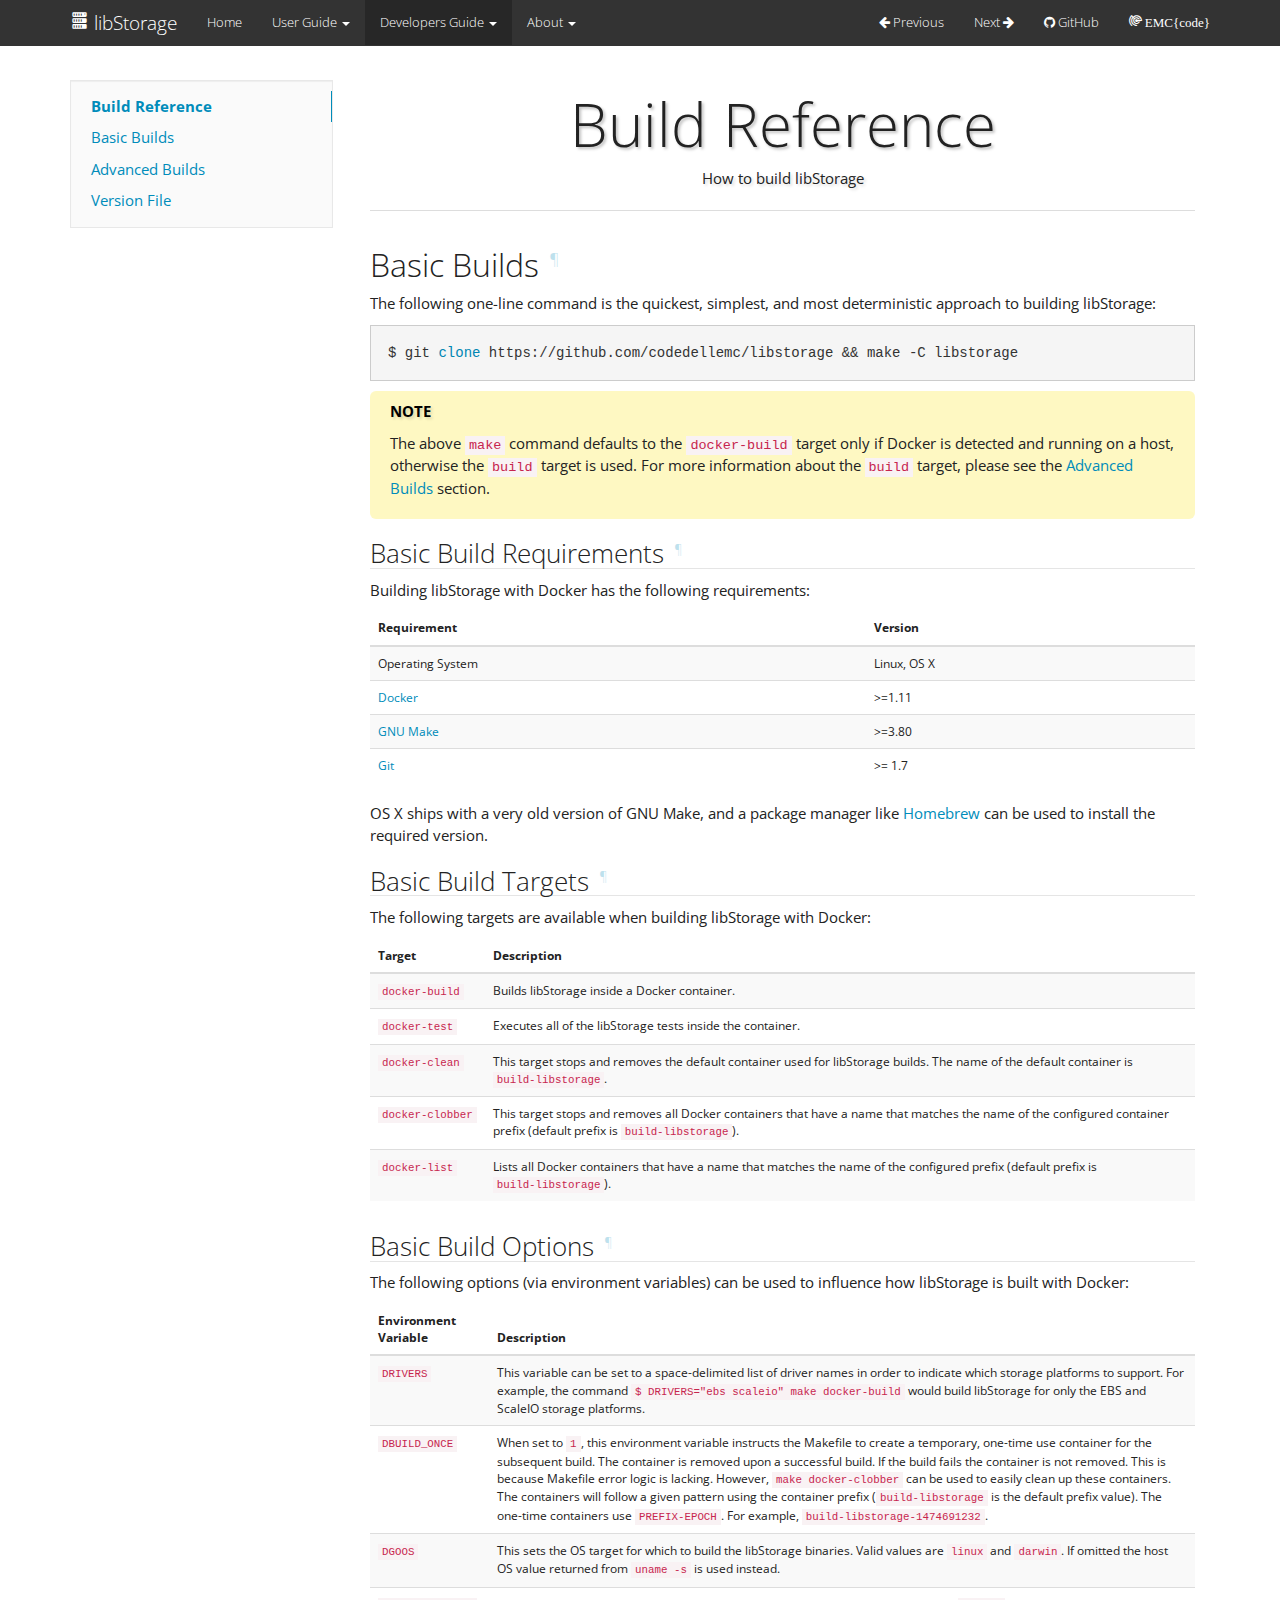
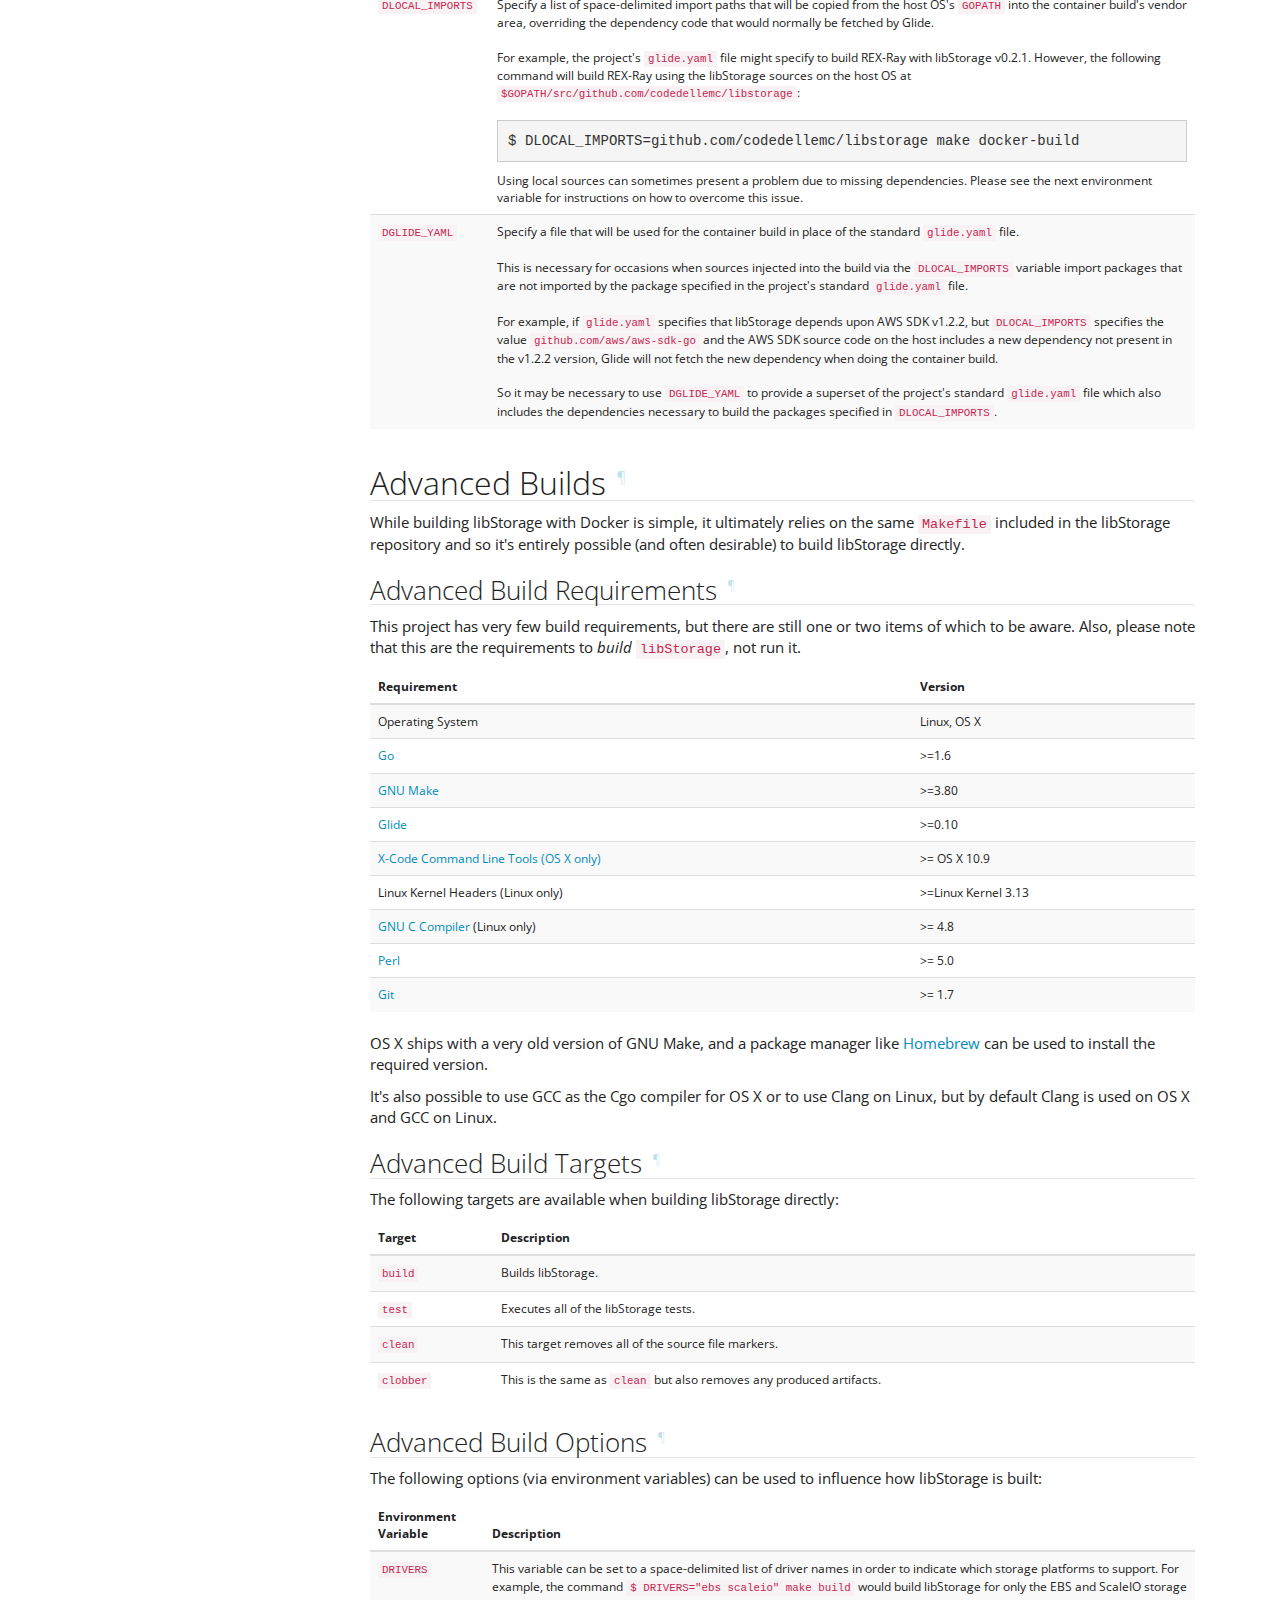
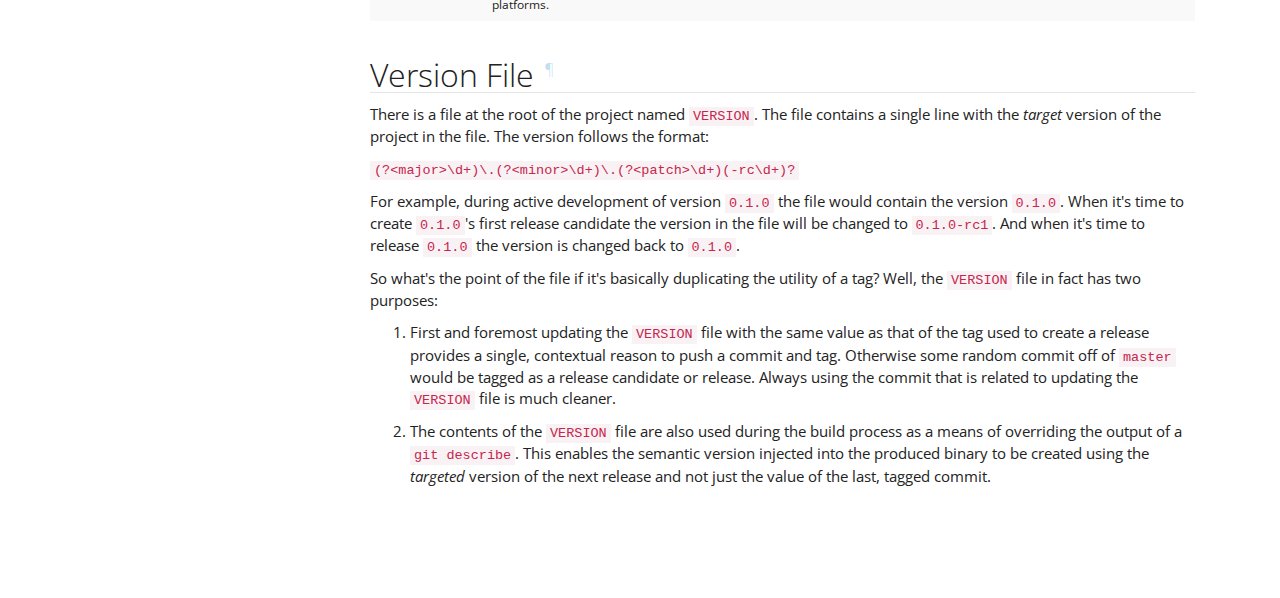
<file: dev-guide/build-reference/index.html>
<!DOCTYPE html>
<html lang="en">
    <head>
        <meta charset="utf-8">
        <meta http-equiv="X-UA-Compatible" content="IE=edge">
        <meta name="viewport" content="width=device-width, initial-scale=1.0">
        
        
        <link rel="canonical" href="https://github.com/codedellemc/libstorage/dev-guide/build-reference/">
        <link rel="shortcut icon" href="favicon.ico">
        

	<title>Build Reference - libStorage</title>

        <link href="../../css/bootstrap-custom.min.css" rel="stylesheet">
        <link href="../../css/font-awesome-4.0.3.css" rel="stylesheet">
        <link rel="stylesheet" href="../../css/highlight.css">
        <link href="../../css/base.css" rel="stylesheet">
        <link href="../../css/emccode.css" rel="stylesheet">
        <link href="../../css/emccode-font.css" rel="stylesheet">
        <link href="../../css/hX.css" rel="stylesheet">

        <!-- HTML5 shim and Respond.js IE8 support of HTML5 elements and media queries -->
        <!--[if lt IE 9]>
            <script src="https://oss.maxcdn.com/libs/html5shiv/3.7.0/html5shiv.js"></script>
            <script src="https://oss.maxcdn.com/libs/respond.js/1.3.0/respond.min.js"></script>
        <![endif]-->

        

        <!-- scroll fix -->
        <script>
            //var shiftWindow = function() { scrollBy(0, -40) };
            //if (location.hash) shiftWindow();
            //window.addEventListener("hashchange", shiftWindow);
        </script>

    </head>

    <body>

        <div class="navbar navbar-default navbar-fixed-top" role="navigation">
    <div class="container">

        <!-- Collapsed navigation -->
        <div class="navbar-header">
            <!-- Expander button -->
            <button type="button" class="navbar-toggle" data-toggle="collapse" data-target=".navbar-collapse">
                <span class="sr-only">Toggle navigation</span>
                <span class="icon-bar"></span>
                <span class="icon-bar"></span>
                <span class="icon-bar"></span>
            </button>

            <!-- Main title -->
            <a class="navbar-brand" href="../..">
                <i class="fa icon-libstorage-logo"></i>
                libStorage
            </a>
        </div>

        <!-- Expanded navigation -->
        <div class="navbar-collapse collapse">
            <!-- Main navigation -->
            <ul class="nav navbar-nav">
            
            
                <li >
                    <a href="../..">Home</a>
                </li>
            
            
            
                <li class="dropdown">
                    <a href="#" class="dropdown-toggle" data-toggle="dropdown">User Guide <b class="caret"></b></a>
                    <ul class="dropdown-menu">
                    
                        <li >
                            <a href="../../user-guide/config/">Configuration</a>
                        </li>
                    
                        <li >
                            <a href="../../user-guide/storage-providers/">Storage Providers</a>
                        </li>
                    
                        <li >
                            <a href="../../user-guide/schedulers/">Schedulers</a>
                        </li>
                    
                    </ul>
                </li>
                <!--
                smart menus
                <li><a href="#">User Guide <span class="caret"></span></a>
                    <ul class="dropdown-menu">
                    
                    
                        <li >
                            <a href="../../user-guide/config/">Configuration</a>
                        </li>
                    
                    
                    
                        <li >
                            <a href="../../user-guide/storage-providers/">Storage Providers</a>
                        </li>
                    
                    
                    
                        <li >
                            <a href="../../user-guide/schedulers/">Schedulers</a>
                        </li>
                    
                    
                    </ul>
                </li>
                -->
            
            
            
                <li class="dropdown active">
                    <a href="#" class="dropdown-toggle" data-toggle="dropdown">Developers Guide <b class="caret"></b></a>
                    <ul class="dropdown-menu">
                    
                        <li >
                            <a href="../project-guidelines/">Project Guidelines</a>
                        </li>
                    
                        <li class="active">
                            <a href="./">Build Reference</a>
                        </li>
                    
                        <li >
                            <a href="../release-process/">Release Process</a>
                        </li>
                    
                    </ul>
                </li>
                <!--
                smart menus
                <li><a href="#">Developers Guide <span class="caret"></span></a>
                    <ul class="dropdown-menu">
                    
                    
                        <li >
                            <a href="../project-guidelines/">Project Guidelines</a>
                        </li>
                    
                    
                    
                        <li class="active">
                            <a href="./">Build Reference</a>
                        </li>
                    
                    
                    
                        <li >
                            <a href="../release-process/">Release Process</a>
                        </li>
                    
                    
                    </ul>
                </li>
                -->
            
            
            
                <li class="dropdown">
                    <a href="#" class="dropdown-toggle" data-toggle="dropdown">About <b class="caret"></b></a>
                    <ul class="dropdown-menu">
                    
                        <li >
                            <a href="../../about/contributing/">Contributing</a>
                        </li>
                    
                        <li >
                            <a href="../../about/license/">License</a>
                        </li>
                    
                        <li >
                            <a href="../../about/release-notes/">Release Notes</a>
                        </li>
                    
                    </ul>
                </li>
                <!--
                smart menus
                <li><a href="#">About <span class="caret"></span></a>
                    <ul class="dropdown-menu">
                    
                    
                        <li >
                            <a href="../../about/contributing/">Contributing</a>
                        </li>
                    
                    
                    
                        <li >
                            <a href="../../about/license/">License</a>
                        </li>
                    
                    
                    
                        <li >
                            <a href="../../about/release-notes/">Release Notes</a>
                        </li>
                    
                    
                    </ul>
                </li>
                -->
            
            
            </ul>

            <!-- Search, Navigation and Repo links -->
            <ul class="nav navbar-nav navbar-right">
                <li >
                    <a rel="next" href="../project-guidelines/">
                        <i class="fa fa-arrow-left"></i> Previous
                    </a>
                </li>
                <li >
                    <a rel="prev" href="../release-process/">
                        Next <i class="fa fa-arrow-right"></i>
                    </a>
                </li>
                
                <li>
                    <a href="https://github.com/codedellemc/libstorage.git">
                        
                            <i class="fa fa-github"></i>
                        
                        GitHub
                    </a>
                </li>
                
                <li>
                    <a href="https://emccode.github.io">
                        <i class="fa icon-emccode-logo"></i>
                    </a>
                </li>
            </ul>
        </div>
    </div>
</div>
        <div class="container ">
            <div class="col-md-3"><div id="sidenav" class="bs-sidebar hidden-print affix well" role="complementary">
    <ul class="nav bs-sidenav">
    
        <li class="main active"><a href="#build-reference">Build Reference</a></li>
        
            <li><a href="#basic-builds">Basic Builds</a>
            
                <ul class="nav nav-stacked">
                
                <li><a href="#basic-build-requirements">Basic Build Requirements</a><!--
                -->
                </li>
                
                <li><a href="#basic-build-targets">Basic Build Targets</a><!--
                -->
                </li>
                
                <li><a href="#basic-build-options">Basic Build Options</a><!--
                -->
                </li>
                
                </ul>
            
            </li>
        
            <li><a href="#advanced-builds">Advanced Builds</a>
            
                <ul class="nav nav-stacked">
                
                <li><a href="#advanced-build-requirements">Advanced Build Requirements</a><!--
                -->
                </li>
                
                <li><a href="#advanced-build-targets">Advanced Build Targets</a><!--
                -->
                </li>
                
                <li><a href="#advanced-build-options">Advanced Build Options</a><!--
                -->
                </li>
                
                </ul>
            
            </li>
        
            <li><a href="#version-file">Version File</a>
            
            </li>
        
    
    </ul>
</div></div>
            <div class="col-md-9" role="main">

<h1 id="build-reference">Build Reference<a class="headerlink" href="#build-reference" title="Permanent link">&para;</a></h1>
<p>How to build libStorage</p>
<hr />
<h2 id="basic-builds">Basic Builds<a class="headerlink" href="#basic-builds" title="Permanent link">&para;</a></h2>
<p>The following one-line command is the quickest, simplest, and most
deterministic approach to building libStorage:</p>
<pre><code class="bash">$ git clone https://github.com/codedellemc/libstorage &amp;&amp; make -C libstorage
</code></pre>

<div class="admonition note">
<p class="admonition-title">note</p>
<p>The above <code>make</code> command defaults to the <code>docker-build</code> target only if
Docker is detected and running on a host, otherwise the <code>build</code> target is
used. For more information about the <code>build</code> target, please see the
<a href="#advanced-builds">Advanced Builds</a> section.</p>
</div>
<h3 id="basic-build-requirements">Basic Build Requirements<a class="headerlink" href="#basic-build-requirements" title="Permanent link">&para;</a></h3>
<p>Building libStorage with Docker has the following requirements:</p>
<table>
<thead>
<tr>
<th>Requirement</th>
<th>Version</th>
</tr>
</thead>
<tbody>
<tr>
<td>Operating System</td>
<td>Linux, OS X</td>
</tr>
<tr>
<td><a href="https://www.docker.com/">Docker</a></td>
<td>&gt;=1.11</td>
</tr>
<tr>
<td><a href="https://www.gnu.org/software/make/">GNU Make</a></td>
<td>&gt;=3.80</td>
</tr>
<tr>
<td><a href="https://git-scm.com/">Git</a></td>
<td>&gt;= 1.7</td>
</tr>
</tbody>
</table>
<p>OS X ships with a very old version of GNU Make, and a package manager like
<a href="http://brew.sh/">Homebrew</a> can be used to install the required version.</p>
<h3 id="basic-build-targets">Basic Build Targets<a class="headerlink" href="#basic-build-targets" title="Permanent link">&para;</a></h3>
<p>The following targets are available when building libStorage with Docker:</p>
<table>
<thead>
<tr>
<th>Target</th>
<th>Description</th>
</tr>
</thead>
<tbody>
<tr>
<td><code>docker-build</code></td>
<td>Builds libStorage inside a Docker container.</td>
</tr>
<tr>
<td><code>docker-test</code></td>
<td>Executes all of the libStorage tests inside the container.</td>
</tr>
<tr>
<td><code>docker-clean</code></td>
<td>This target stops and removes the default container used for libStorage builds. The name of the default container is <code>build-libstorage</code>.</td>
</tr>
<tr>
<td><code>docker-clobber</code></td>
<td>This target stops and removes all Docker containers that have a name that matches the name of the configured container prefix (default prefix is <code>build-libstorage</code>).</td>
</tr>
<tr>
<td><code>docker-list</code></td>
<td>Lists all Docker containers that have a name that matches the name of the configured prefix (default prefix is <code>build-libstorage</code>).</td>
</tr>
</tbody>
</table>
<h3 id="basic-build-options">Basic Build Options<a class="headerlink" href="#basic-build-options" title="Permanent link">&para;</a></h3>
<p>The following options (via environment variables) can be used to influence
how libStorage is built with Docker:</p>
<table>
<thead>
<tr>
<th>Environment Variable</th>
<th>Description</th>
</tr>
</thead>
<tbody>
<tr>
<td><code>DRIVERS</code></td>
<td>This variable can be set to a space-delimited list of driver names in order to indicate which storage platforms to support. For example, the command <code>$ DRIVERS="ebs scaleio" make docker-build</code> would build libStorage for only the EBS and ScaleIO storage platforms.</td>
</tr>
<tr>
<td><code>DBUILD_ONCE</code></td>
<td>When set to <code>1</code>, this environment variable instructs the Makefile to create a temporary, one-time use container for the subsequent build. The container is removed upon a successful build. If the build fails the container is not removed. This is because Makefile error logic is lacking. However, <code>make docker-clobber</code> can be used to easily clean up these containers. The containers will follow a given pattern using the container prefix (<code>build-libstorage</code> is the default prefix value). The one-time containers use <code>PREFIX-EPOCH</code>. For example, <code>build-libstorage-1474691232</code>.</td>
</tr>
<tr>
<td><code>DGOOS</code></td>
<td>This sets the OS target for which to build the libStorage binaries. Valid values are <code>linux</code> and <code>darwin</code>. If omitted the host OS value returned from <code>uname -s</code> is used instead.</td>
</tr>
<tr>
<td><code>DLOCAL_IMPORTS</code></td>
<td>Specify a list of space-delimited import paths that will be copied from the host OS's <code>GOPATH</code> into the container build's vendor area, overriding the dependency code that would normally be fetched by Glide.<br/><br/>For example, the project's <code>glide.yaml</code> file might specify to build REX-Ray with libStorage v0.2.1. However, the following command will build REX-Ray using the libStorage sources on the host OS at <code>$GOPATH/src/github.com/codedellemc/libstorage</code>:<br/><br/><pre lang="bash">$ DLOCAL_IMPORTS=github.com/codedellemc/libstorage make docker-build</pre>Using local sources can sometimes present a problem due to missing dependencies. Please see the next environment variable for instructions on how to overcome this issue.</td>
</tr>
<tr>
<td><code>DGLIDE_YAML</code></td>
<td>Specify a file that will be used for the container build in place of the standard <code>glide.yaml</code> file.<br/><br/>This is necessary for occasions when sources injected into the build via the <code>DLOCAL_IMPORTS</code> variable import packages that are not imported by the package specified in the project's standard <code>glide.yaml</code> file.<br/><br/>For example, if <code>glide.yaml</code> specifies that libStorage depends upon AWS SDK v1.2.2, but <code>DLOCAL_IMPORTS</code> specifies the value <code>github.com/aws/aws-sdk-go</code> and the AWS SDK source code on the host includes a new dependency not present in the v1.2.2 version, Glide will not fetch the new dependency when doing the container build.<br/><br/>So it may be necessary to use <code>DGLIDE_YAML</code> to provide a superset of the project's standard <code>glide.yaml</code> file which also includes the dependencies necessary to build the packages specified in <code>DLOCAL_IMPORTS</code>.</td>
</tr>
</tbody>
</table>
<h2 id="advanced-builds">Advanced Builds<a class="headerlink" href="#advanced-builds" title="Permanent link">&para;</a></h2>
<p>While building libStorage with Docker is simple, it ultimately relies on the
same <code>Makefile</code> included in the libStorage repository and so it's entirely
possible (and often desirable) to build libStorage directly.</p>
<h3 id="advanced-build-requirements">Advanced Build Requirements<a class="headerlink" href="#advanced-build-requirements" title="Permanent link">&para;</a></h3>
<p>This project has very few build requirements, but there are still one or two
items of which to be aware. Also, please note that this are the requirements to
<em>build</em> <code>libStorage</code>, not run it.</p>
<table>
<thead>
<tr>
<th>Requirement</th>
<th>Version</th>
</tr>
</thead>
<tbody>
<tr>
<td>Operating System</td>
<td>Linux, OS X</td>
</tr>
<tr>
<td><a href="https://golang.org/">Go</a></td>
<td>&gt;=1.6</td>
</tr>
<tr>
<td><a href="https://www.gnu.org/software/make/">GNU Make</a></td>
<td>&gt;=3.80</td>
</tr>
<tr>
<td><a href="https://glide.sh/">Glide</a></td>
<td>&gt;=0.10</td>
</tr>
<tr>
<td><a href="https://developer.apple.com/library/ios/technotes/tn2339/_index.html">X-Code Command Line Tools (OS X only)</a></td>
<td>&gt;= OS X 10.9</td>
</tr>
<tr>
<td>Linux Kernel Headers (Linux only)</td>
<td>&gt;=Linux Kernel 3.13</td>
</tr>
<tr>
<td><a href="https://gcc.gnu.org/">GNU C Compiler</a> (Linux only)</td>
<td>&gt;= 4.8</td>
</tr>
<tr>
<td><a href="https://www.perl.org/">Perl</a></td>
<td>&gt;= 5.0</td>
</tr>
<tr>
<td><a href="https://git-scm.com/">Git</a></td>
<td>&gt;= 1.7</td>
</tr>
</tbody>
</table>
<p>OS X ships with a very old version of GNU Make, and a package manager like
<a href="http://brew.sh/">Homebrew</a> can be used to install the required version.</p>
<p>It's also possible to use GCC as the Cgo compiler for OS X or to use Clang on
Linux, but by default Clang is used on OS X and GCC on Linux.</p>
<h3 id="advanced-build-targets">Advanced Build Targets<a class="headerlink" href="#advanced-build-targets" title="Permanent link">&para;</a></h3>
<p>The following targets are available when building libStorage directly:</p>
<table>
<thead>
<tr>
<th>Target</th>
<th>Description</th>
</tr>
</thead>
<tbody>
<tr>
<td><code>build</code></td>
<td>Builds libStorage.</td>
</tr>
<tr>
<td><code>test</code></td>
<td>Executes all of the libStorage tests.</td>
</tr>
<tr>
<td><code>clean</code></td>
<td>This target removes all of the source file markers.</td>
</tr>
<tr>
<td><code>clobber</code></td>
<td>This is the same as <code>clean</code> but also removes any produced artifacts.</td>
</tr>
</tbody>
</table>
<h3 id="advanced-build-options">Advanced Build Options<a class="headerlink" href="#advanced-build-options" title="Permanent link">&para;</a></h3>
<p>The following options (via environment variables) can be used to influence
how libStorage is built:</p>
<table>
<thead>
<tr>
<th>Environment Variable</th>
<th>Description</th>
</tr>
</thead>
<tbody>
<tr>
<td><code>DRIVERS</code></td>
<td>This variable can be set to a space-delimited list of driver names in order to indicate which storage platforms to support. For example, the command <code>$ DRIVERS="ebs scaleio" make build</code> would build libStorage for only the EBS and ScaleIO storage platforms.</td>
</tr>
</tbody>
</table>
<h2 id="version-file">Version File<a class="headerlink" href="#version-file" title="Permanent link">&para;</a></h2>
<p>There is a file at the root of the project named <code>VERSION</code>. The file contains
a single line with the <em>target</em> version of the project in the file. The version
follows the format:</p>
<p><code>(?&lt;major&gt;\d+)\.(?&lt;minor&gt;\d+)\.(?&lt;patch&gt;\d+)(-rc\d+)?</code></p>
<p>For example, during active development of version <code>0.1.0</code> the file would
contain the version <code>0.1.0</code>. When it's time to create <code>0.1.0</code>'s first
release candidate the version in the file will be changed to <code>0.1.0-rc1</code>. And
when it's time to release <code>0.1.0</code> the version is changed back to <code>0.1.0</code>.</p>
<p>So what's the point of the file if it's basically duplicating the utility of a
tag? Well, the <code>VERSION</code> file in fact has two purposes:</p>
<ol>
<li>
<p>First and foremost updating the <code>VERSION</code> file with the same value as that
     of the tag used to create a release provides a single, contextual reason to
     push a commit and tag. Otherwise some random commit off of <code>master</code> would
     be tagged as a release candidate or release. Always using the commit that
     is related to updating the <code>VERSION</code> file is much cleaner.</p>
</li>
<li>
<p>The contents of the <code>VERSION</code> file are also used during the build process
     as a means of overriding the output of a <code>git describe</code>. This enables the
     semantic version injected into the produced binary to be created using
     the <em>targeted</em> version of the next release and not just the value of the
     last, tagged commit.</p>
</li>
</ol></div>
        </div>

        <script src="../../js/jquery-1.10.2.min.js"></script>
        <script src="../../js/bootstrap-3.0.3.min.js"></script>
        <script src="../../js/highlight.pack.js"></script>
        <script src="../../js/base.js"></script>
        <!--
        <script src="../../.themes/yeti/js/base.js"></script>
        <script src="../../.themes/yeti/js/bootstrap-3.0.3.min.js"></script>
        <script src="../../.themes/yeti/js/highlight.pack.js"></script>
        <script src="../../.themes/yeti/js/jquery-1.10.2.min.js"></script>
        -->
    </body>

</html>
</file>
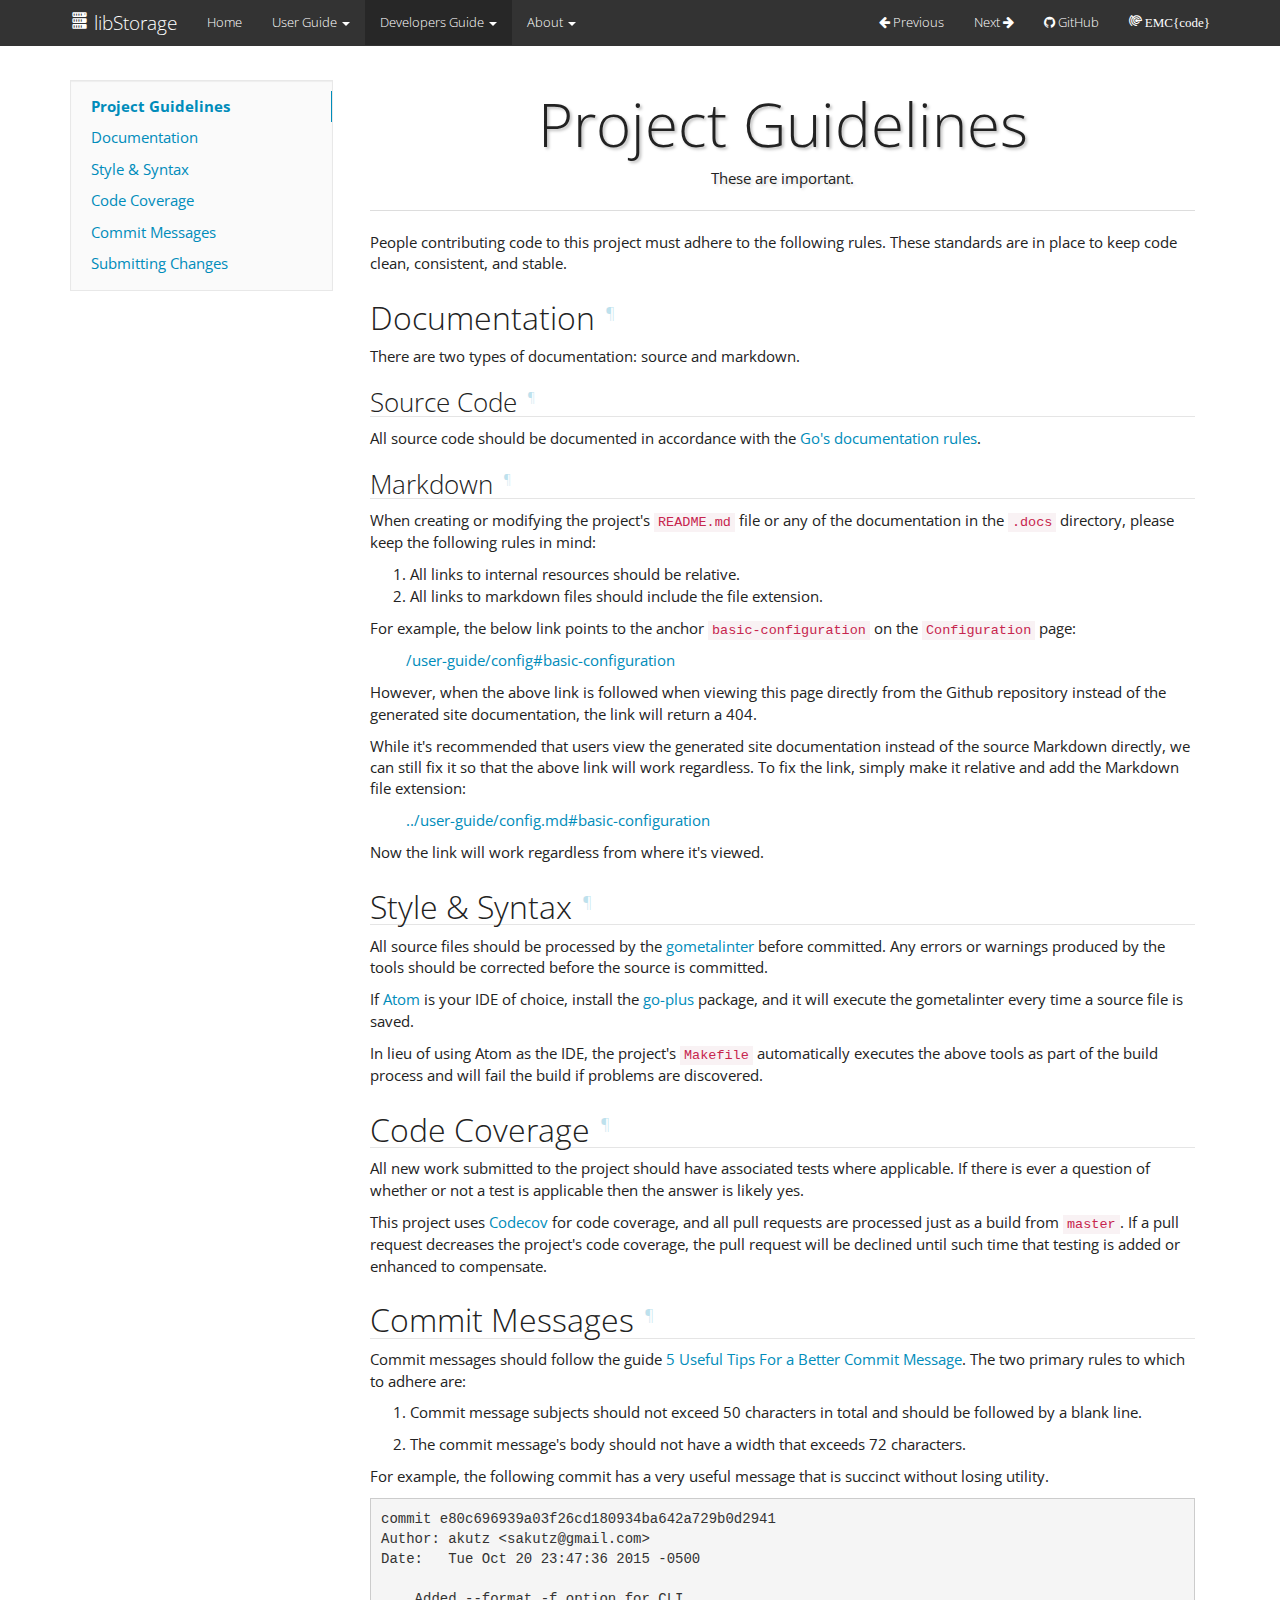
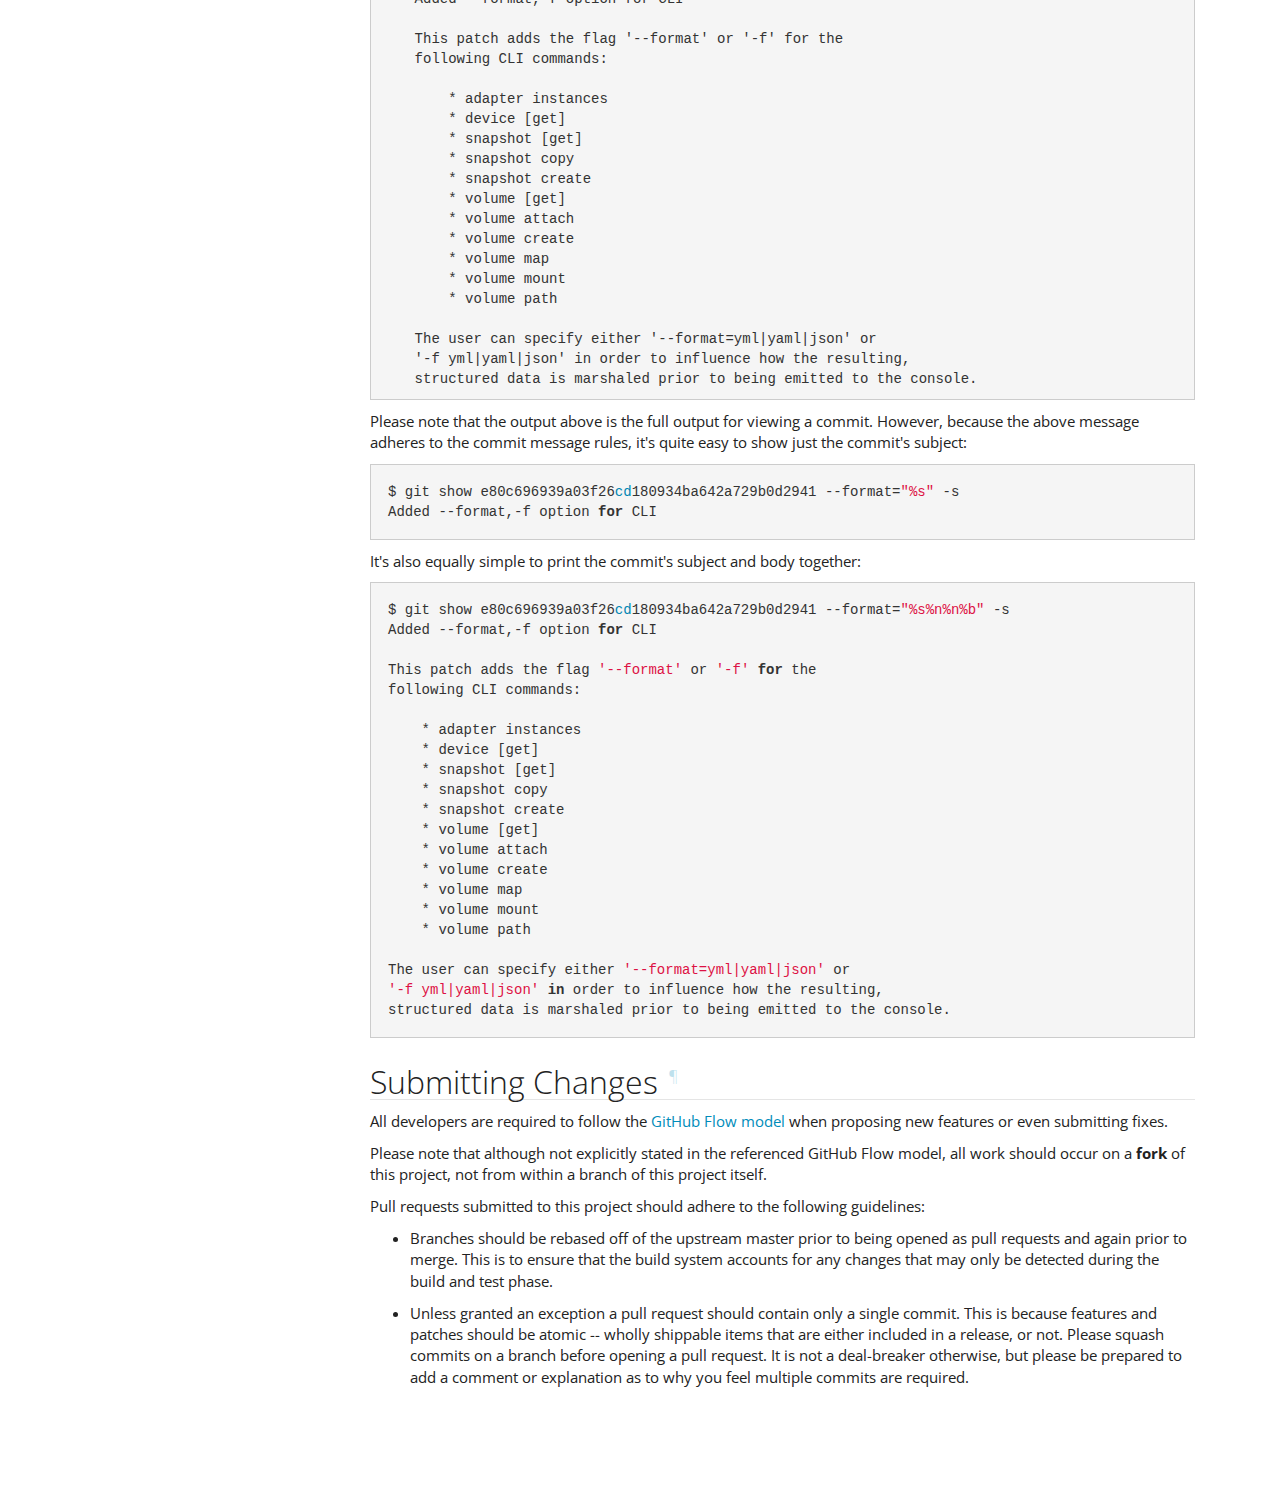
<file: dev-guide/project-guidelines/index.html>
<!DOCTYPE html>
<html lang="en">
    <head>
        <meta charset="utf-8">
        <meta http-equiv="X-UA-Compatible" content="IE=edge">
        <meta name="viewport" content="width=device-width, initial-scale=1.0">
        
        
        <link rel="canonical" href="https://github.com/codedellemc/libstorage/dev-guide/project-guidelines/">
        <link rel="shortcut icon" href="favicon.ico">
        

	<title>Project Guidelines - libStorage</title>

        <link href="../../css/bootstrap-custom.min.css" rel="stylesheet">
        <link href="../../css/font-awesome-4.0.3.css" rel="stylesheet">
        <link rel="stylesheet" href="../../css/highlight.css">
        <link href="../../css/base.css" rel="stylesheet">
        <link href="../../css/emccode.css" rel="stylesheet">
        <link href="../../css/emccode-font.css" rel="stylesheet">
        <link href="../../css/hX.css" rel="stylesheet">

        <!-- HTML5 shim and Respond.js IE8 support of HTML5 elements and media queries -->
        <!--[if lt IE 9]>
            <script src="https://oss.maxcdn.com/libs/html5shiv/3.7.0/html5shiv.js"></script>
            <script src="https://oss.maxcdn.com/libs/respond.js/1.3.0/respond.min.js"></script>
        <![endif]-->

        

        <!-- scroll fix -->
        <script>
            //var shiftWindow = function() { scrollBy(0, -40) };
            //if (location.hash) shiftWindow();
            //window.addEventListener("hashchange", shiftWindow);
        </script>

    </head>

    <body>

        <div class="navbar navbar-default navbar-fixed-top" role="navigation">
    <div class="container">

        <!-- Collapsed navigation -->
        <div class="navbar-header">
            <!-- Expander button -->
            <button type="button" class="navbar-toggle" data-toggle="collapse" data-target=".navbar-collapse">
                <span class="sr-only">Toggle navigation</span>
                <span class="icon-bar"></span>
                <span class="icon-bar"></span>
                <span class="icon-bar"></span>
            </button>

            <!-- Main title -->
            <a class="navbar-brand" href="../..">
                <i class="fa icon-libstorage-logo"></i>
                libStorage
            </a>
        </div>

        <!-- Expanded navigation -->
        <div class="navbar-collapse collapse">
            <!-- Main navigation -->
            <ul class="nav navbar-nav">
            
            
                <li >
                    <a href="../..">Home</a>
                </li>
            
            
            
                <li class="dropdown">
                    <a href="#" class="dropdown-toggle" data-toggle="dropdown">User Guide <b class="caret"></b></a>
                    <ul class="dropdown-menu">
                    
                        <li >
                            <a href="../../user-guide/config/">Configuration</a>
                        </li>
                    
                        <li >
                            <a href="../../user-guide/storage-providers/">Storage Providers</a>
                        </li>
                    
                        <li >
                            <a href="../../user-guide/schedulers/">Schedulers</a>
                        </li>
                    
                    </ul>
                </li>
                <!--
                smart menus
                <li><a href="#">User Guide <span class="caret"></span></a>
                    <ul class="dropdown-menu">
                    
                    
                        <li >
                            <a href="../../user-guide/config/">Configuration</a>
                        </li>
                    
                    
                    
                        <li >
                            <a href="../../user-guide/storage-providers/">Storage Providers</a>
                        </li>
                    
                    
                    
                        <li >
                            <a href="../../user-guide/schedulers/">Schedulers</a>
                        </li>
                    
                    
                    </ul>
                </li>
                -->
            
            
            
                <li class="dropdown active">
                    <a href="#" class="dropdown-toggle" data-toggle="dropdown">Developers Guide <b class="caret"></b></a>
                    <ul class="dropdown-menu">
                    
                        <li class="active">
                            <a href="./">Project Guidelines</a>
                        </li>
                    
                        <li >
                            <a href="../build-reference/">Build Reference</a>
                        </li>
                    
                        <li >
                            <a href="../release-process/">Release Process</a>
                        </li>
                    
                    </ul>
                </li>
                <!--
                smart menus
                <li><a href="#">Developers Guide <span class="caret"></span></a>
                    <ul class="dropdown-menu">
                    
                    
                        <li class="active">
                            <a href="./">Project Guidelines</a>
                        </li>
                    
                    
                    
                        <li >
                            <a href="../build-reference/">Build Reference</a>
                        </li>
                    
                    
                    
                        <li >
                            <a href="../release-process/">Release Process</a>
                        </li>
                    
                    
                    </ul>
                </li>
                -->
            
            
            
                <li class="dropdown">
                    <a href="#" class="dropdown-toggle" data-toggle="dropdown">About <b class="caret"></b></a>
                    <ul class="dropdown-menu">
                    
                        <li >
                            <a href="../../about/contributing/">Contributing</a>
                        </li>
                    
                        <li >
                            <a href="../../about/license/">License</a>
                        </li>
                    
                        <li >
                            <a href="../../about/release-notes/">Release Notes</a>
                        </li>
                    
                    </ul>
                </li>
                <!--
                smart menus
                <li><a href="#">About <span class="caret"></span></a>
                    <ul class="dropdown-menu">
                    
                    
                        <li >
                            <a href="../../about/contributing/">Contributing</a>
                        </li>
                    
                    
                    
                        <li >
                            <a href="../../about/license/">License</a>
                        </li>
                    
                    
                    
                        <li >
                            <a href="../../about/release-notes/">Release Notes</a>
                        </li>
                    
                    
                    </ul>
                </li>
                -->
            
            
            </ul>

            <!-- Search, Navigation and Repo links -->
            <ul class="nav navbar-nav navbar-right">
                <li >
                    <a rel="next" href="../../user-guide/schedulers/">
                        <i class="fa fa-arrow-left"></i> Previous
                    </a>
                </li>
                <li >
                    <a rel="prev" href="../build-reference/">
                        Next <i class="fa fa-arrow-right"></i>
                    </a>
                </li>
                
                <li>
                    <a href="https://github.com/codedellemc/libstorage.git">
                        
                            <i class="fa fa-github"></i>
                        
                        GitHub
                    </a>
                </li>
                
                <li>
                    <a href="https://emccode.github.io">
                        <i class="fa icon-emccode-logo"></i>
                    </a>
                </li>
            </ul>
        </div>
    </div>
</div>
        <div class="container ">
            <div class="col-md-3"><div id="sidenav" class="bs-sidebar hidden-print affix well" role="complementary">
    <ul class="nav bs-sidenav">
    
        <li class="main active"><a href="#project-guidelines">Project Guidelines</a></li>
        
            <li><a href="#documentation">Documentation</a>
            
                <ul class="nav nav-stacked">
                
                <li><a href="#source-code">Source Code</a><!--
                -->
                </li>
                
                <li><a href="#markdown">Markdown</a><!--
                -->
                </li>
                
                </ul>
            
            </li>
        
            <li><a href="#style-syntax">Style &amp; Syntax</a>
            
            </li>
        
            <li><a href="#code-coverage">Code Coverage</a>
            
            </li>
        
            <li><a href="#commit-messages">Commit Messages</a>
            
            </li>
        
            <li><a href="#submitting-changes">Submitting Changes</a>
            
            </li>
        
    
    </ul>
</div></div>
            <div class="col-md-9" role="main">

<h1 id="project-guidelines">Project Guidelines<a class="headerlink" href="#project-guidelines" title="Permanent link">&para;</a></h1>
<p>These are important.</p>
<hr />
<p>People contributing code to this project must adhere to the following rules.
These standards are in place to keep code clean, consistent, and stable.</p>
<h2 id="documentation">Documentation<a class="headerlink" href="#documentation" title="Permanent link">&para;</a></h2>
<p>There are two types of documentation: source and markdown.</p>
<h3 id="source-code">Source Code<a class="headerlink" href="#source-code" title="Permanent link">&para;</a></h3>
<p>All source code should be documented in accordance with the
<a href="http://blog.golang.org/godoc-documenting-go-code">Go's documentation rules</a>.</p>
<h3 id="markdown">Markdown<a class="headerlink" href="#markdown" title="Permanent link">&para;</a></h3>
<p>When creating or modifying the project's <code>README.md</code> file or any of the
documentation in the <code>.docs</code> directory, please keep the following rules in
mind:</p>
<ol>
<li>All links to internal resources should be relative.</li>
<li>All links to markdown files should include the file extension.</li>
</ol>
<p>For example, the below link points to the anchor <code>basic-configuration</code> on the
<code>Configuration</code> page:</p>
<p>&nbsp;&nbsp;&nbsp;&nbsp;&nbsp;&nbsp;&nbsp;&nbsp;
<a href="../../user-guide/config#basic-configuration">/user-guide/config#basic-configuration</a></p>
<p>However, when the above link is followed when viewing this page directly from
the Github repository instead of the generated site documentation, the link
will return a 404.</p>
<p>While it's recommended that users view the generated site documentation instead
of the source Markdown directly, we can still fix it so that the above link
will work regardless. To fix the link, simply make it relative and add the
Markdown file extension:</p>
<p>&nbsp;&nbsp;&nbsp;&nbsp;&nbsp;&nbsp;&nbsp;&nbsp;
<a href="../../user-guide/config/#basic-configuration">../user-guide/config.md#basic-configuration</a></p>
<p>Now the link will work regardless from where it's viewed.</p>
<h2 id="style-syntax">Style &amp; Syntax<a class="headerlink" href="#style-syntax" title="Permanent link">&para;</a></h2>
<p>All source files should be processed by the
<a href="https://github.com/alecthomas/gometalinter">gometalinter</a> before committed. Any
errors or warnings produced by the tools should be corrected before the source
is committed.</p>
<p>If <a href="https://atom.io/">Atom</a> is your IDE of choice, install the
<a href="https://atom.io/packages/go-plus">go-plus</a> package, and it will execute the
gometalinter every time a source file is saved.</p>
<p>In lieu of using Atom as the IDE, the project's <code>Makefile</code> automatically
executes the above tools as part of the build process and will fail the build
if problems are discovered.</p>
<h2 id="code-coverage">Code Coverage<a class="headerlink" href="#code-coverage" title="Permanent link">&para;</a></h2>
<p>All new work submitted to the project should have associated tests where
applicable. If there is ever a question of whether or not a test is applicable
then the answer is likely yes.</p>
<p>This project uses
<a href="https://codecov.io/github/emccode/libstorage">Codecov</a> for code coverage, and
all pull requests are processed just as a build from <code>master</code>. If a pull request
decreases the project's code coverage, the pull request will be declined until
such time that testing is added or enhanced to compensate.</p>
<h2 id="commit-messages">Commit Messages<a class="headerlink" href="#commit-messages" title="Permanent link">&para;</a></h2>
<p>Commit messages should follow the guide <a href="https://robots.thoughtbot.com/5-useful-tips-for-a-better-commit-message">5 Useful Tips For a Better Commit
Message</a>.
The two primary rules to which to adhere are:</p>
<ol>
<li>
<p>Commit message subjects should not exceed 50 characters in total and
     should be followed by a blank line.</p>
</li>
<li>
<p>The commit message's body should not have a width that exceeds 72
     characters.</p>
</li>
</ol>
<p>For example, the following commit has a very useful message that is succinct
without losing utility.</p>
<pre><code class="text">commit e80c696939a03f26cd180934ba642a729b0d2941
Author: akutz &lt;sakutz@gmail.com&gt;
Date:   Tue Oct 20 23:47:36 2015 -0500

    Added --format,-f option for CLI

    This patch adds the flag '--format' or '-f' for the
    following CLI commands:

        * adapter instances
        * device [get]
        * snapshot [get]
        * snapshot copy
        * snapshot create
        * volume [get]
        * volume attach
        * volume create
        * volume map
        * volume mount
        * volume path

    The user can specify either '--format=yml|yaml|json' or
    '-f yml|yaml|json' in order to influence how the resulting,
    structured data is marshaled prior to being emitted to the console.
</code></pre>

<p>Please note that the output above is the full output for viewing a commit.
However, because the above message adheres to the commit message rules, it's
quite easy to show just the commit's subject:</p>
<pre><code class="sh">$ git show e80c696939a03f26cd180934ba642a729b0d2941 --format=&quot;%s&quot; -s
Added --format,-f option for CLI
</code></pre>

<p>It's also equally simple to print the commit's subject and body together:</p>
<pre><code class="sh">$ git show e80c696939a03f26cd180934ba642a729b0d2941 --format=&quot;%s%n%n%b&quot; -s
Added --format,-f option for CLI

This patch adds the flag '--format' or '-f' for the
following CLI commands:

    * adapter instances
    * device [get]
    * snapshot [get]
    * snapshot copy
    * snapshot create
    * volume [get]
    * volume attach
    * volume create
    * volume map
    * volume mount
    * volume path

The user can specify either '--format=yml|yaml|json' or
'-f yml|yaml|json' in order to influence how the resulting,
structured data is marshaled prior to being emitted to the console.
</code></pre>

<h2 id="submitting-changes">Submitting Changes<a class="headerlink" href="#submitting-changes" title="Permanent link">&para;</a></h2>
<p>All developers are required to follow the
<a href="https://guides.github.com/introduction/flow/">GitHub Flow model</a> when
proposing new features or even submitting fixes.</p>
<p>Please note that although not explicitly stated in the referenced GitHub Flow
model, all work should occur on a <strong>fork</strong> of this project, not from within a
branch of this project itself.</p>
<p>Pull requests submitted to this project should adhere to the following
guidelines:</p>
<ul>
<li>
<p>Branches should be rebased off of the upstream master prior to being
    opened as pull requests and again prior to merge. This is to ensure that
    the build system accounts for any changes that may only be detected during
    the build and test phase.</p>
</li>
<li>
<p>Unless granted an exception a pull request should contain only a single
    commit. This is because features and patches should be atomic -- wholly
    shippable items that are either included in a release, or not. Please
    squash commits on a branch before opening a pull request. It is not a
    deal-breaker otherwise, but please be prepared to add a comment or
    explanation as to why you feel multiple commits are required.</p>
</li>
</ul></div>
        </div>

        <script src="../../js/jquery-1.10.2.min.js"></script>
        <script src="../../js/bootstrap-3.0.3.min.js"></script>
        <script src="../../js/highlight.pack.js"></script>
        <script src="../../js/base.js"></script>
        <!--
        <script src="../../.themes/yeti/js/base.js"></script>
        <script src="../../.themes/yeti/js/bootstrap-3.0.3.min.js"></script>
        <script src="../../.themes/yeti/js/highlight.pack.js"></script>
        <script src="../../.themes/yeti/js/jquery-1.10.2.min.js"></script>
        -->
    </body>

</html>
</file>
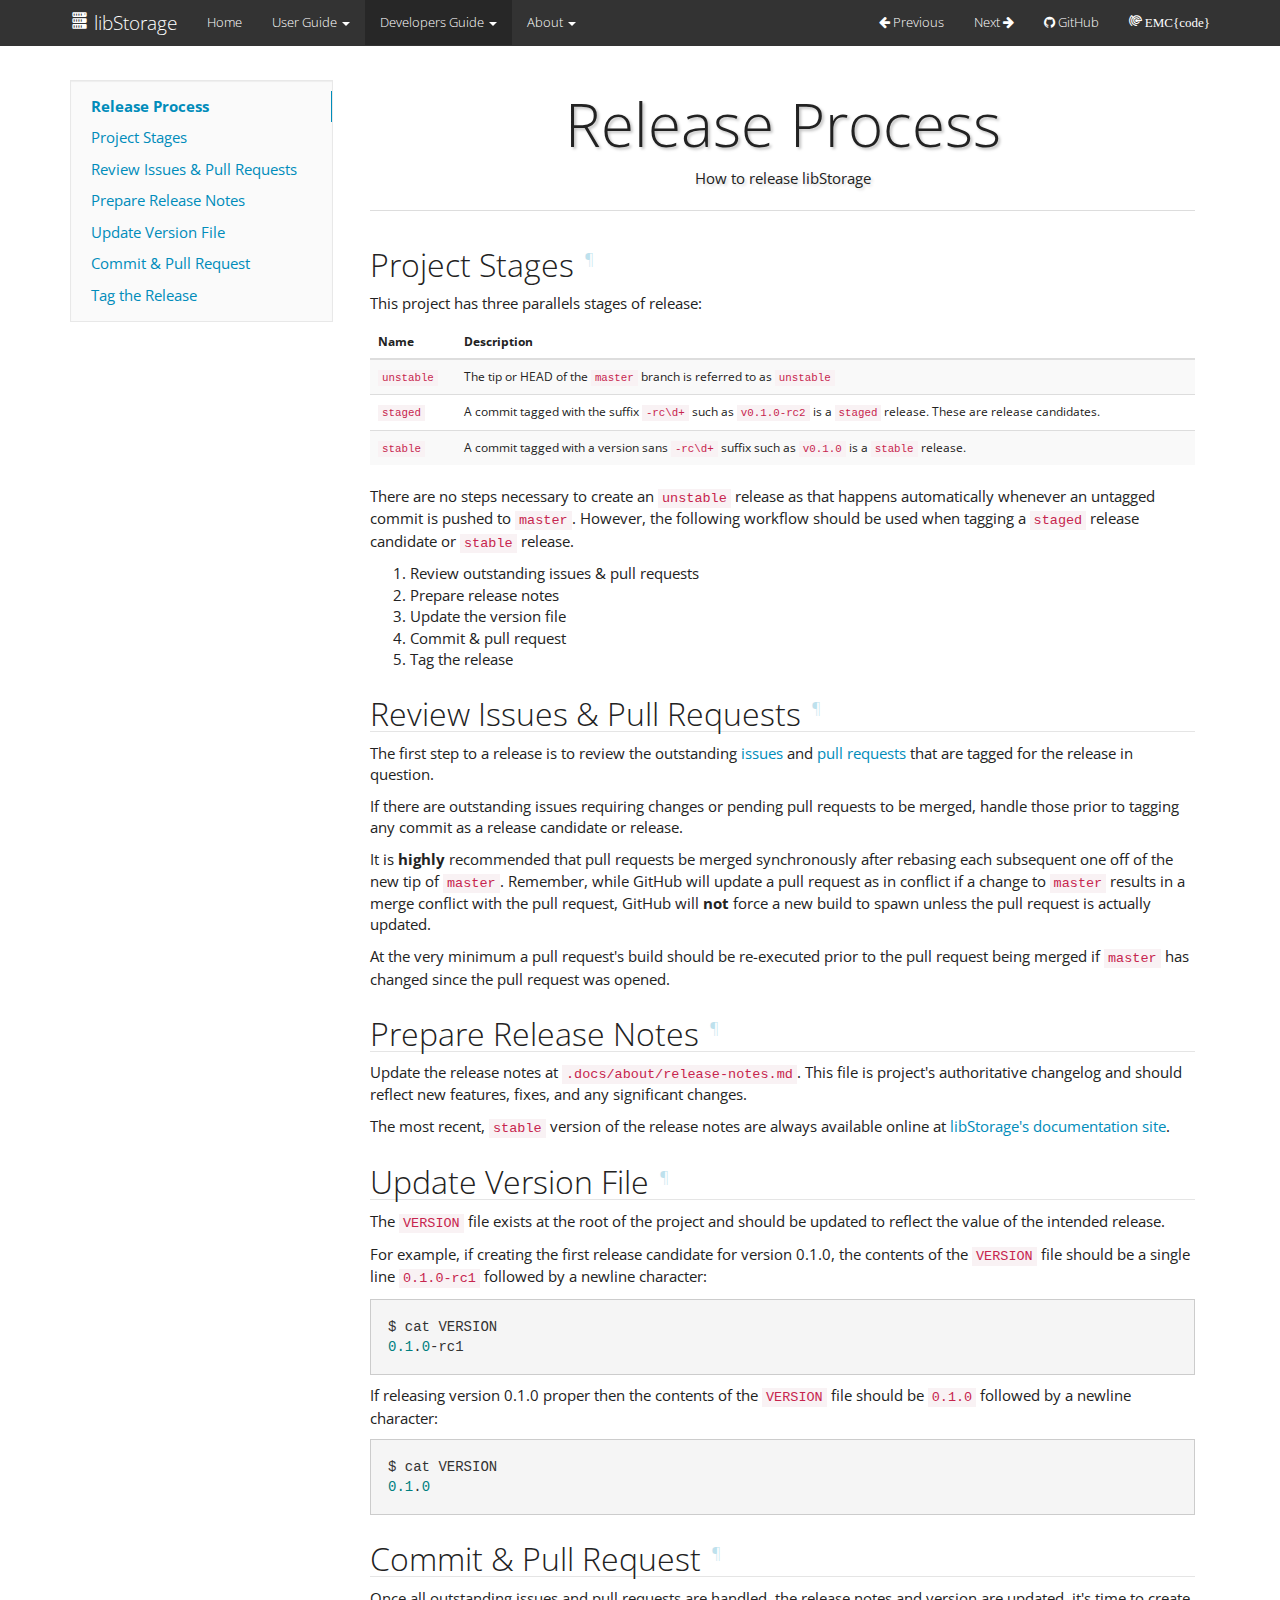
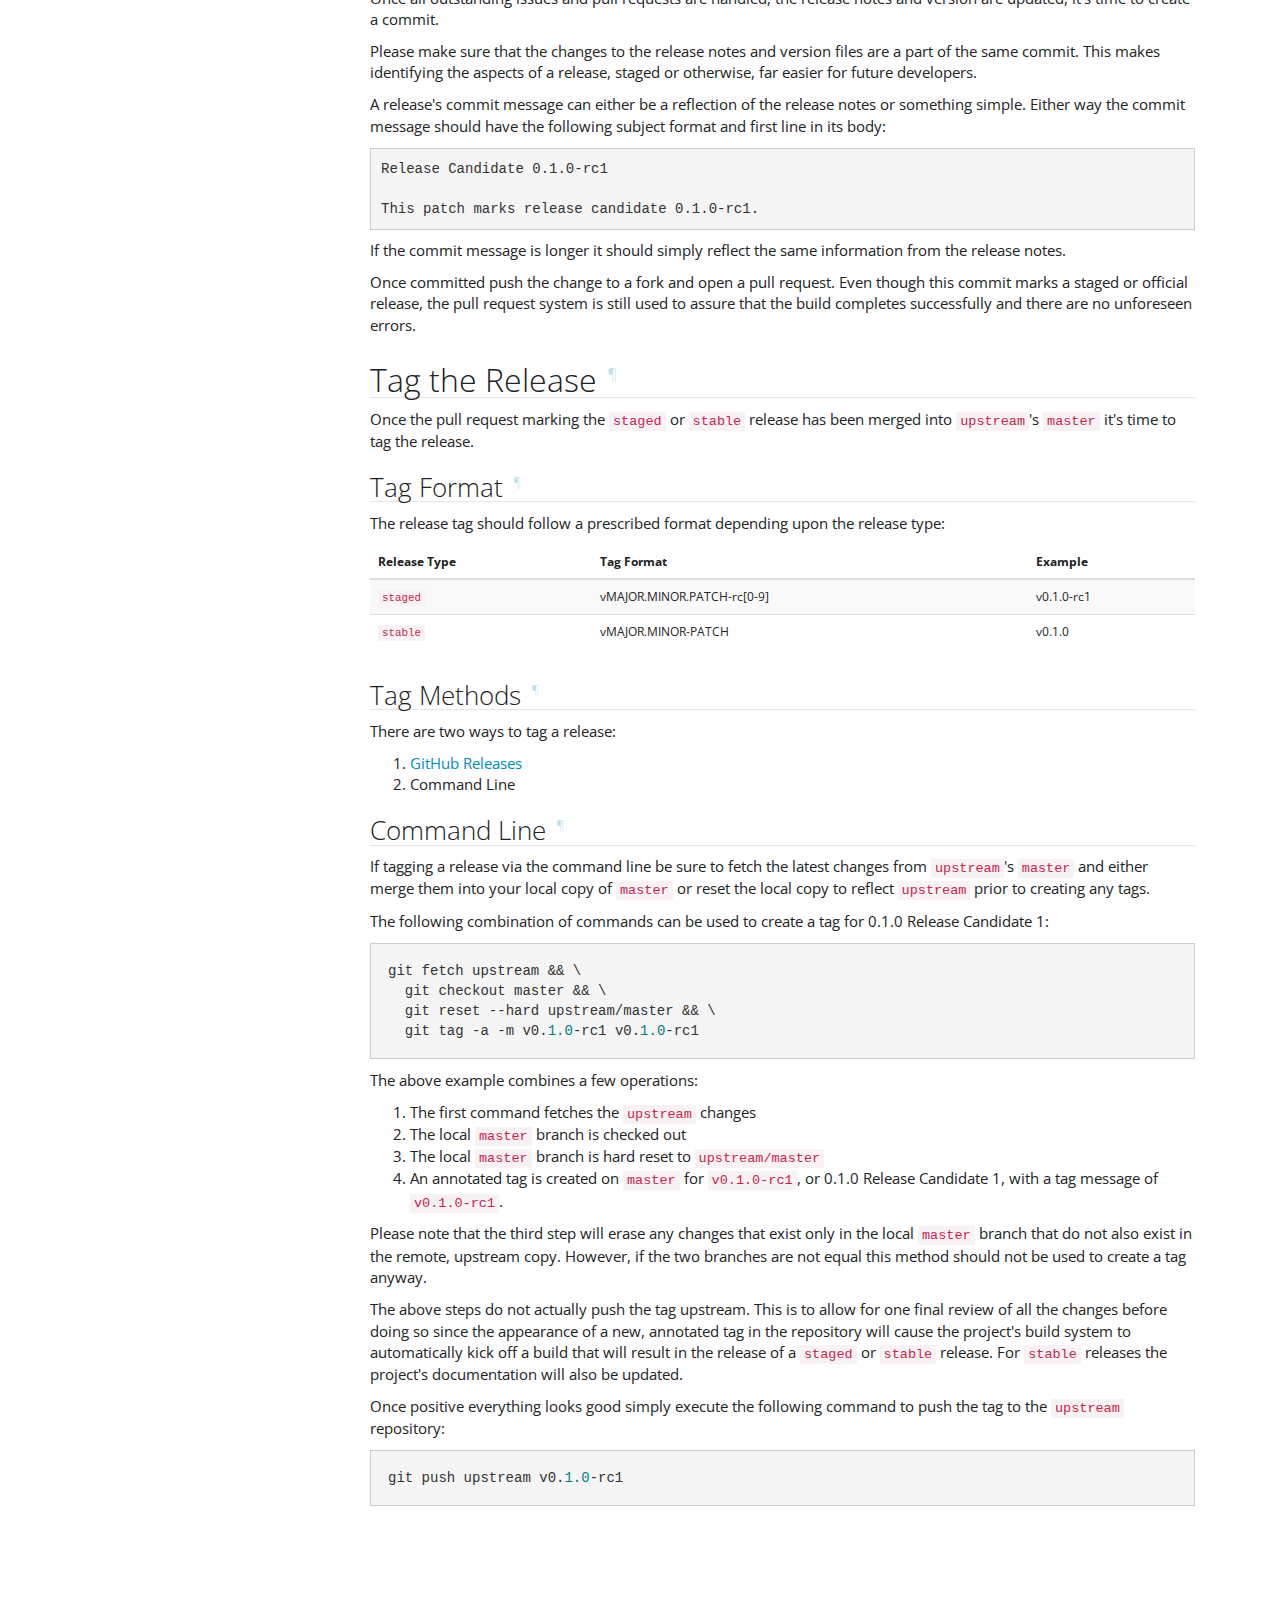
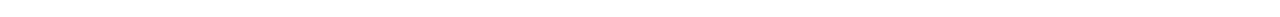
<file: dev-guide/release-process/index.html>
<!DOCTYPE html>
<html lang="en">
    <head>
        <meta charset="utf-8">
        <meta http-equiv="X-UA-Compatible" content="IE=edge">
        <meta name="viewport" content="width=device-width, initial-scale=1.0">
        
        
        <link rel="canonical" href="https://github.com/codedellemc/libstorage/dev-guide/release-process/">
        <link rel="shortcut icon" href="favicon.ico">
        

	<title>Release Process - libStorage</title>

        <link href="../../css/bootstrap-custom.min.css" rel="stylesheet">
        <link href="../../css/font-awesome-4.0.3.css" rel="stylesheet">
        <link rel="stylesheet" href="../../css/highlight.css">
        <link href="../../css/base.css" rel="stylesheet">
        <link href="../../css/emccode.css" rel="stylesheet">
        <link href="../../css/emccode-font.css" rel="stylesheet">
        <link href="../../css/hX.css" rel="stylesheet">

        <!-- HTML5 shim and Respond.js IE8 support of HTML5 elements and media queries -->
        <!--[if lt IE 9]>
            <script src="https://oss.maxcdn.com/libs/html5shiv/3.7.0/html5shiv.js"></script>
            <script src="https://oss.maxcdn.com/libs/respond.js/1.3.0/respond.min.js"></script>
        <![endif]-->

        

        <!-- scroll fix -->
        <script>
            //var shiftWindow = function() { scrollBy(0, -40) };
            //if (location.hash) shiftWindow();
            //window.addEventListener("hashchange", shiftWindow);
        </script>

    </head>

    <body>

        <div class="navbar navbar-default navbar-fixed-top" role="navigation">
    <div class="container">

        <!-- Collapsed navigation -->
        <div class="navbar-header">
            <!-- Expander button -->
            <button type="button" class="navbar-toggle" data-toggle="collapse" data-target=".navbar-collapse">
                <span class="sr-only">Toggle navigation</span>
                <span class="icon-bar"></span>
                <span class="icon-bar"></span>
                <span class="icon-bar"></span>
            </button>

            <!-- Main title -->
            <a class="navbar-brand" href="../..">
                <i class="fa icon-libstorage-logo"></i>
                libStorage
            </a>
        </div>

        <!-- Expanded navigation -->
        <div class="navbar-collapse collapse">
            <!-- Main navigation -->
            <ul class="nav navbar-nav">
            
            
                <li >
                    <a href="../..">Home</a>
                </li>
            
            
            
                <li class="dropdown">
                    <a href="#" class="dropdown-toggle" data-toggle="dropdown">User Guide <b class="caret"></b></a>
                    <ul class="dropdown-menu">
                    
                        <li >
                            <a href="../../user-guide/config/">Configuration</a>
                        </li>
                    
                        <li >
                            <a href="../../user-guide/storage-providers/">Storage Providers</a>
                        </li>
                    
                        <li >
                            <a href="../../user-guide/schedulers/">Schedulers</a>
                        </li>
                    
                    </ul>
                </li>
                <!--
                smart menus
                <li><a href="#">User Guide <span class="caret"></span></a>
                    <ul class="dropdown-menu">
                    
                    
                        <li >
                            <a href="../../user-guide/config/">Configuration</a>
                        </li>
                    
                    
                    
                        <li >
                            <a href="../../user-guide/storage-providers/">Storage Providers</a>
                        </li>
                    
                    
                    
                        <li >
                            <a href="../../user-guide/schedulers/">Schedulers</a>
                        </li>
                    
                    
                    </ul>
                </li>
                -->
            
            
            
                <li class="dropdown active">
                    <a href="#" class="dropdown-toggle" data-toggle="dropdown">Developers Guide <b class="caret"></b></a>
                    <ul class="dropdown-menu">
                    
                        <li >
                            <a href="../project-guidelines/">Project Guidelines</a>
                        </li>
                    
                        <li >
                            <a href="../build-reference/">Build Reference</a>
                        </li>
                    
                        <li class="active">
                            <a href="./">Release Process</a>
                        </li>
                    
                    </ul>
                </li>
                <!--
                smart menus
                <li><a href="#">Developers Guide <span class="caret"></span></a>
                    <ul class="dropdown-menu">
                    
                    
                        <li >
                            <a href="../project-guidelines/">Project Guidelines</a>
                        </li>
                    
                    
                    
                        <li >
                            <a href="../build-reference/">Build Reference</a>
                        </li>
                    
                    
                    
                        <li class="active">
                            <a href="./">Release Process</a>
                        </li>
                    
                    
                    </ul>
                </li>
                -->
            
            
            
                <li class="dropdown">
                    <a href="#" class="dropdown-toggle" data-toggle="dropdown">About <b class="caret"></b></a>
                    <ul class="dropdown-menu">
                    
                        <li >
                            <a href="../../about/contributing/">Contributing</a>
                        </li>
                    
                        <li >
                            <a href="../../about/license/">License</a>
                        </li>
                    
                        <li >
                            <a href="../../about/release-notes/">Release Notes</a>
                        </li>
                    
                    </ul>
                </li>
                <!--
                smart menus
                <li><a href="#">About <span class="caret"></span></a>
                    <ul class="dropdown-menu">
                    
                    
                        <li >
                            <a href="../../about/contributing/">Contributing</a>
                        </li>
                    
                    
                    
                        <li >
                            <a href="../../about/license/">License</a>
                        </li>
                    
                    
                    
                        <li >
                            <a href="../../about/release-notes/">Release Notes</a>
                        </li>
                    
                    
                    </ul>
                </li>
                -->
            
            
            </ul>

            <!-- Search, Navigation and Repo links -->
            <ul class="nav navbar-nav navbar-right">
                <li >
                    <a rel="next" href="../build-reference/">
                        <i class="fa fa-arrow-left"></i> Previous
                    </a>
                </li>
                <li >
                    <a rel="prev" href="../../about/contributing/">
                        Next <i class="fa fa-arrow-right"></i>
                    </a>
                </li>
                
                <li>
                    <a href="https://github.com/codedellemc/libstorage.git">
                        
                            <i class="fa fa-github"></i>
                        
                        GitHub
                    </a>
                </li>
                
                <li>
                    <a href="https://emccode.github.io">
                        <i class="fa icon-emccode-logo"></i>
                    </a>
                </li>
            </ul>
        </div>
    </div>
</div>
        <div class="container ">
            <div class="col-md-3"><div id="sidenav" class="bs-sidebar hidden-print affix well" role="complementary">
    <ul class="nav bs-sidenav">
    
        <li class="main active"><a href="#release-process">Release Process</a></li>
        
            <li><a href="#project-stages">Project Stages</a>
            
            </li>
        
            <li><a href="#review-issues-pull-requests">Review Issues &amp; Pull Requests</a>
            
            </li>
        
            <li><a href="#prepare-release-notes">Prepare Release Notes</a>
            
            </li>
        
            <li><a href="#update-version-file">Update Version File</a>
            
            </li>
        
            <li><a href="#commit-pull-request">Commit &amp; Pull Request</a>
            
            </li>
        
            <li><a href="#tag-the-release">Tag the Release</a>
            
                <ul class="nav nav-stacked">
                
                <li><a href="#tag-format">Tag Format</a><!--
                -->
                </li>
                
                <li><a href="#tag-methods">Tag Methods</a><!--
                -->
                </li>
                
                <li><a href="#command-line">Command Line</a><!--
                -->
                </li>
                
                </ul>
            
            </li>
        
    
    </ul>
</div></div>
            <div class="col-md-9" role="main">

<h1 id="release-process">Release Process<a class="headerlink" href="#release-process" title="Permanent link">&para;</a></h1>
<p>How to release libStorage</p>
<hr />
<h2 id="project-stages">Project Stages<a class="headerlink" href="#project-stages" title="Permanent link">&para;</a></h2>
<p>This project has three parallels stages of release:</p>
<table>
<thead>
<tr>
<th>Name</th>
<th>Description</th>
</tr>
</thead>
<tbody>
<tr>
<td><code>unstable</code></td>
<td>The tip or HEAD of the <code>master</code> branch is referred to as <code>unstable</code></td>
</tr>
<tr>
<td><code>staged</code></td>
<td>A commit tagged with the suffix <code>-rc\d+</code> such as <code>v0.1.0-rc2</code> is a <code>staged</code> release. These are release candidates.</td>
</tr>
<tr>
<td><code>stable</code></td>
<td>A commit tagged with a version sans <code>-rc\d+</code> suffix such as <code>v0.1.0</code> is a <code>stable</code> release.</td>
</tr>
</tbody>
</table>
<p>There are no steps necessary to create an <code>unstable</code> release as that happens
automatically whenever an untagged commit is pushed to <code>master</code>. However, the
following workflow should be used when tagging a <code>staged</code> release candidate
or <code>stable</code> release.</p>
<ol>
<li>Review outstanding issues &amp; pull requests</li>
<li>Prepare release notes</li>
<li>Update the version file</li>
<li>Commit &amp; pull request</li>
<li>Tag the release</li>
</ol>
<h2 id="review-issues-pull-requests">Review Issues &amp; Pull Requests<a class="headerlink" href="#review-issues-pull-requests" title="Permanent link">&para;</a></h2>
<p>The first step to a release is to review the outstanding
<a href="https://github.com/codedellemc/libstorage/issues">issues</a> and
<a href="https://github.com/codedellemc/libstorage/pulls">pull requests</a> that are tagged
for the release in question.</p>
<p>If there are outstanding issues requiring changes or pending pull requests to
be merged, handle those prior to tagging any commit as a release candidate or
release.</p>
<p>It is <strong>highly</strong> recommended that pull requests be merged synchronously after
rebasing each subsequent one off of the new tip of <code>master</code>. Remember, while
GitHub will update a pull request as in conflict if a change to <code>master</code>
results in a merge conflict with the pull request, GitHub will <strong>not</strong> force a
new build to spawn unless the pull request is actually updated.</p>
<p>At the very minimum a pull request's build should be re-executed prior to the
pull request being merged if <code>master</code> has changed since the pull request was
opened.</p>
<h2 id="prepare-release-notes">Prepare Release Notes<a class="headerlink" href="#prepare-release-notes" title="Permanent link">&para;</a></h2>
<p>Update the release notes at <code>.docs/about/release-notes.md</code>. This file is
project's authoritative changelog and should reflect new features, fixes, and
any significant changes.</p>
<p>The most recent, <code>stable</code> version of the release notes are always available
online at
<a href="http://libstorage.rtfd.org/en/stable/about/release-notes/">libStorage's documentation site</a>.</p>
<h2 id="update-version-file">Update Version File<a class="headerlink" href="#update-version-file" title="Permanent link">&para;</a></h2>
<p>The <code>VERSION</code> file exists at the root of the project and should be updated to
reflect the value of the intended release.</p>
<p>For example, if creating the first release candidate for version 0.1.0, the
contents of the <code>VERSION</code> file should be a single line <code>0.1.0-rc1</code> followed by
a newline character:</p>
<pre><code class="sh">$ cat VERSION
0.1.0-rc1
</code></pre>

<p>If releasing version 0.1.0 proper then the contents of the <code>VERSION</code> file
should be <code>0.1.0</code> followed by a newline character:</p>
<pre><code class="sh">$ cat VERSION
0.1.0
</code></pre>

<h2 id="commit-pull-request">Commit &amp; Pull Request<a class="headerlink" href="#commit-pull-request" title="Permanent link">&para;</a></h2>
<p>Once all outstanding issues and pull requests are handled, the release notes
and version are updated, it's time to create a commit.</p>
<p>Please make sure that the changes to the release notes and version files are
a part of the same commit. This makes identifying the aspects of a release,
staged or otherwise, far easier for future developers.</p>
<p>A release's commit message can either be a reflection of the release notes or
something simple. Either way the commit message should have the following
subject format and first line in its body:</p>
<pre><code class="text">Release Candidate 0.1.0-rc1

This patch marks release candidate 0.1.0-rc1.
</code></pre>

<p>If the commit message is longer it should simply reflect the same information
from the release notes.</p>
<p>Once committed push the change to a fork and open a pull request. Even though
this commit marks a staged or official release, the pull request system is still
used to assure that the build completes successfully and there are no unforeseen
errors.</p>
<h2 id="tag-the-release">Tag the Release<a class="headerlink" href="#tag-the-release" title="Permanent link">&para;</a></h2>
<p>Once the pull request marking the <code>staged</code> or <code>stable</code> release has been merged
into <code>upstream</code>'s <code>master</code> it's time to tag the release.</p>
<h3 id="tag-format">Tag Format<a class="headerlink" href="#tag-format" title="Permanent link">&para;</a></h3>
<p>The release tag should follow a prescribed format depending upon the release
type:</p>
<table>
<thead>
<tr>
<th>Release Type</th>
<th>Tag Format</th>
<th>Example</th>
</tr>
</thead>
<tbody>
<tr>
<td><code>staged</code></td>
<td>vMAJOR.MINOR.PATCH-rc[0-9]</td>
<td>v0.1.0-rc1</td>
</tr>
<tr>
<td><code>stable</code></td>
<td>vMAJOR.MINOR-PATCH</td>
<td>v0.1.0</td>
</tr>
</tbody>
</table>
<h3 id="tag-methods">Tag Methods<a class="headerlink" href="#tag-methods" title="Permanent link">&para;</a></h3>
<p>There are two ways to tag a release:</p>
<ol>
<li><a href="https://github.com/codedellemc/libstorage/releases/new">GitHub Releases</a></li>
<li>Command Line</li>
</ol>
<h3 id="command-line">Command Line<a class="headerlink" href="#command-line" title="Permanent link">&para;</a></h3>
<p>If tagging a release via the command line be sure to fetch the latest changes
from <code>upstream</code>'s <code>master</code> and either merge them into your local copy of
<code>master</code> or reset the local copy to reflect <code>upstream</code> prior to creating
any tags.</p>
<p>The following combination of commands can be used to create a tag for
0.1.0 Release Candidate 1:</p>
<pre><code class="sh">git fetch upstream &amp;&amp; \
  git checkout master &amp;&amp; \
  git reset --hard upstream/master &amp;&amp; \
  git tag -a -m v0.1.0-rc1 v0.1.0-rc1
</code></pre>

<p>The above example combines a few operations:</p>
<ol>
<li>The first command fetches the <code>upstream</code> changes</li>
<li>The local <code>master</code> branch is checked out</li>
<li>The local <code>master</code> branch is hard reset to <code>upstream/master</code></li>
<li>An annotated tag is created on <code>master</code> for <code>v0.1.0-rc1</code>, or 0.1.0 Release
     Candidate 1, with a tag message of <code>v0.1.0-rc1</code>.</li>
</ol>
<p>Please note that the third step will erase any changes that exist only in the
local <code>master</code> branch that do not also exist in the remote, upstream copy.
However, if the two branches are not equal this method should not be used to
create a tag anyway.</p>
<p>The above steps do not actually push the tag upstream. This is to allow for one
final review of all the changes before doing so since the appearance of a new,
annotated tag in the repository will cause the project's build system to
automatically kick off a build that will result in the release of a <code>staged</code> or
<code>stable</code> release. For <code>stable</code> releases the project's documentation will also be
updated.</p>
<p>Once positive everything looks good simply execute the following command to
push the tag to the <code>upstream</code> repository:</p>
<pre><code class="sh">git push upstream v0.1.0-rc1
</code></pre></div>
        </div>

        <script src="../../js/jquery-1.10.2.min.js"></script>
        <script src="../../js/bootstrap-3.0.3.min.js"></script>
        <script src="../../js/highlight.pack.js"></script>
        <script src="../../js/base.js"></script>
        <!--
        <script src="../../.themes/yeti/js/base.js"></script>
        <script src="../../.themes/yeti/js/bootstrap-3.0.3.min.js"></script>
        <script src="../../.themes/yeti/js/highlight.pack.js"></script>
        <script src="../../.themes/yeti/js/jquery-1.10.2.min.js"></script>
        -->
    </body>

</html>
</file>
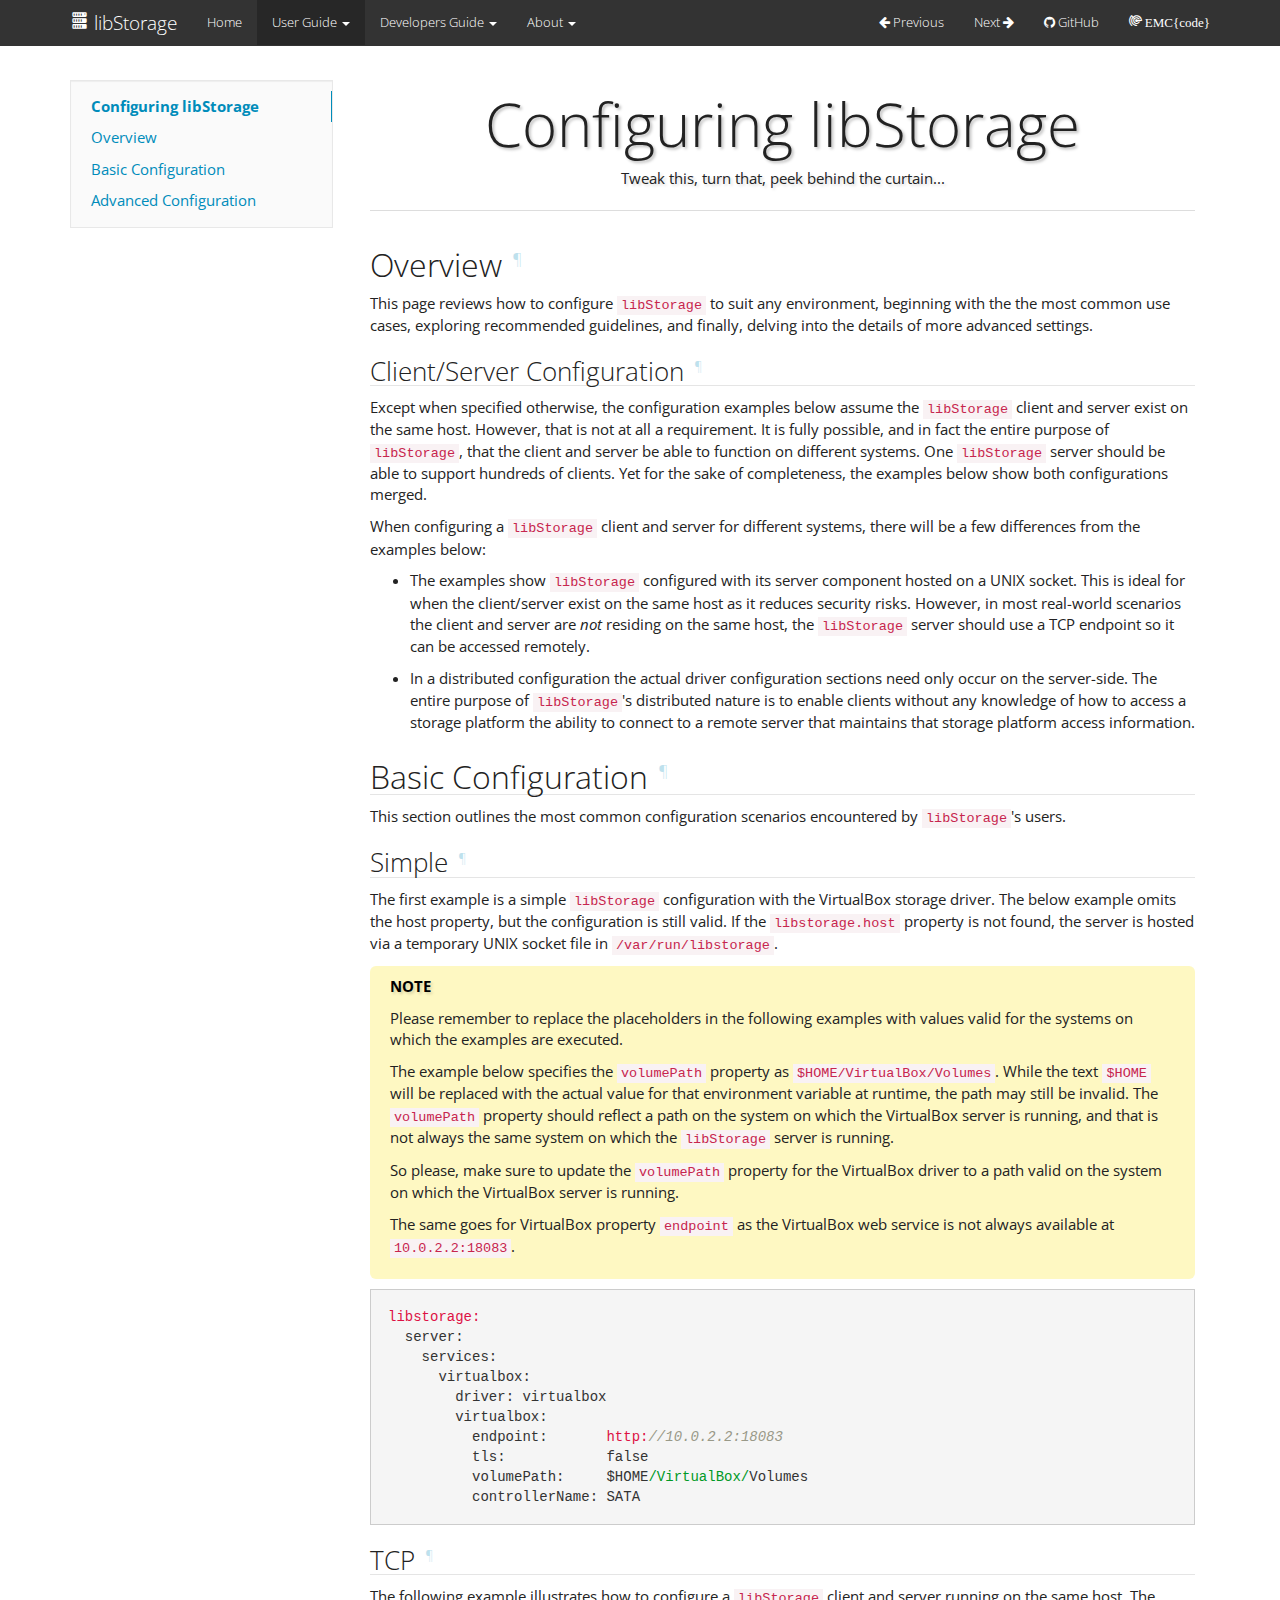
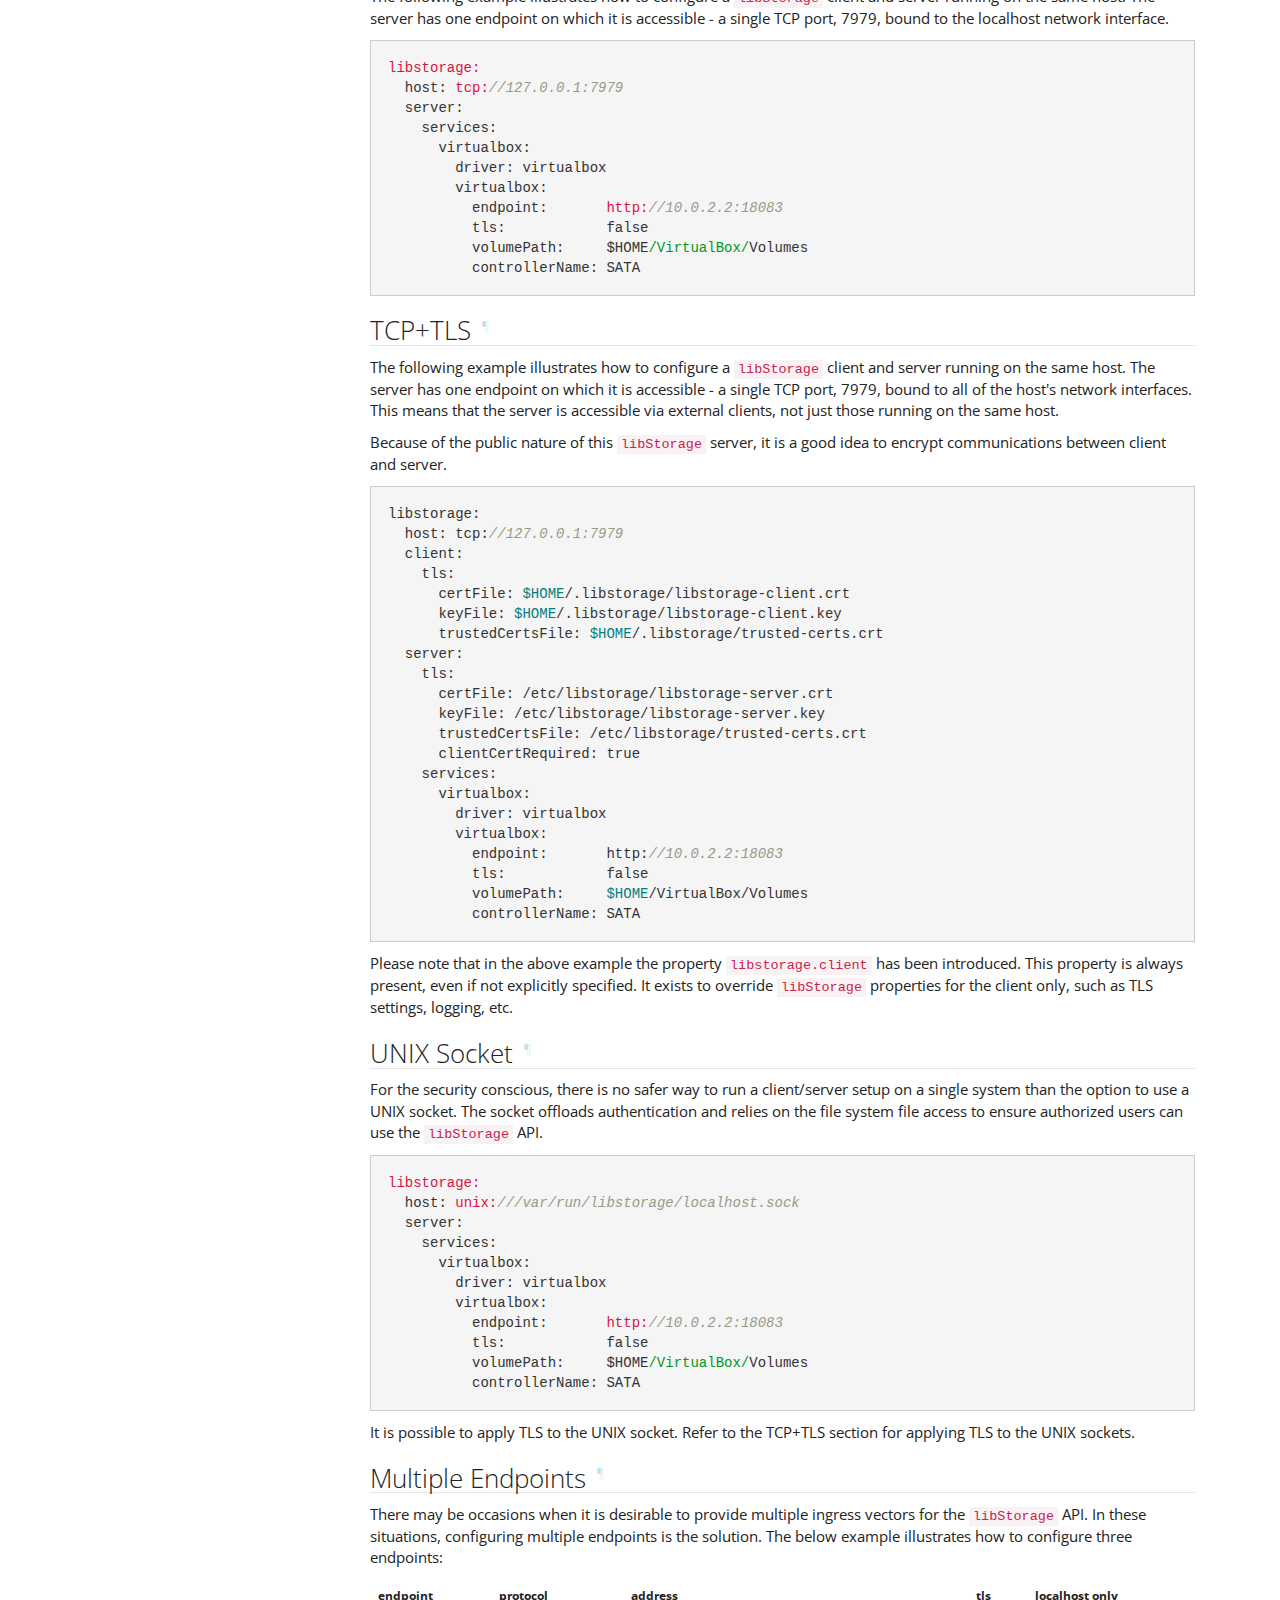
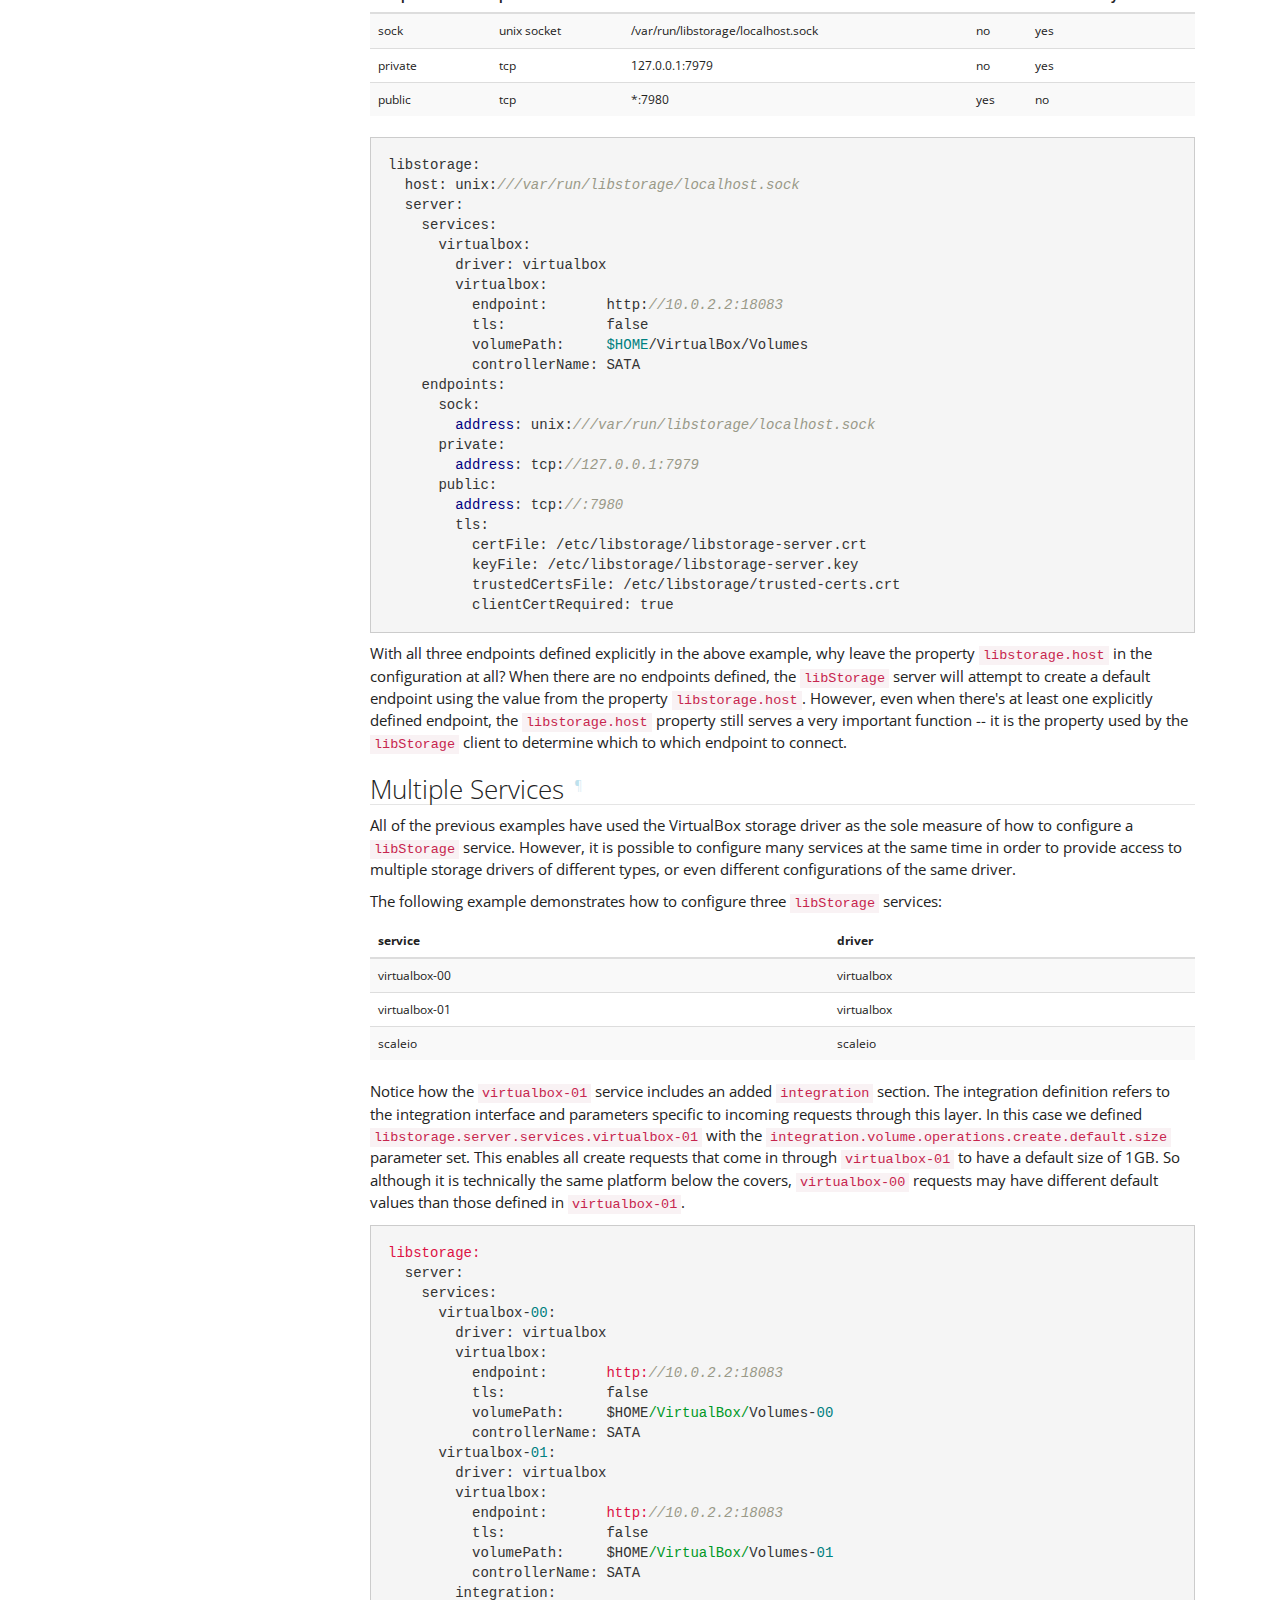
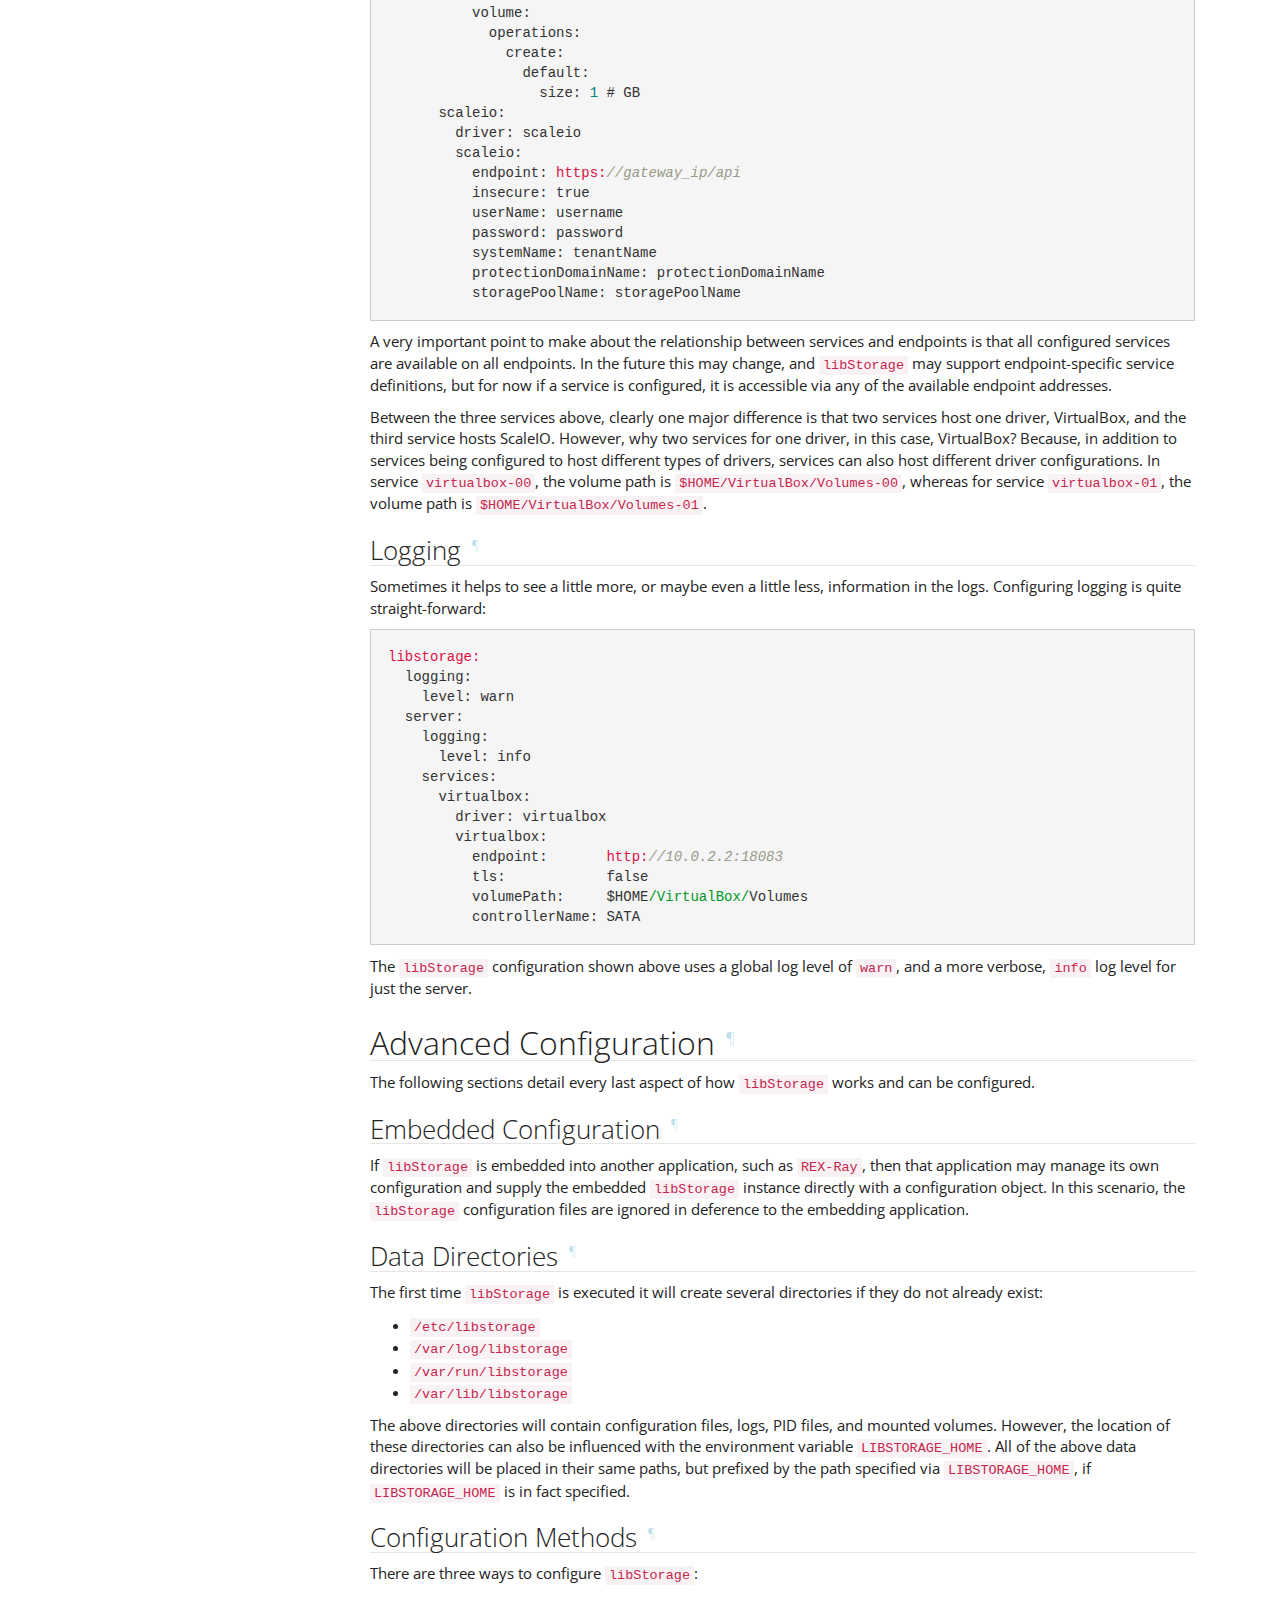
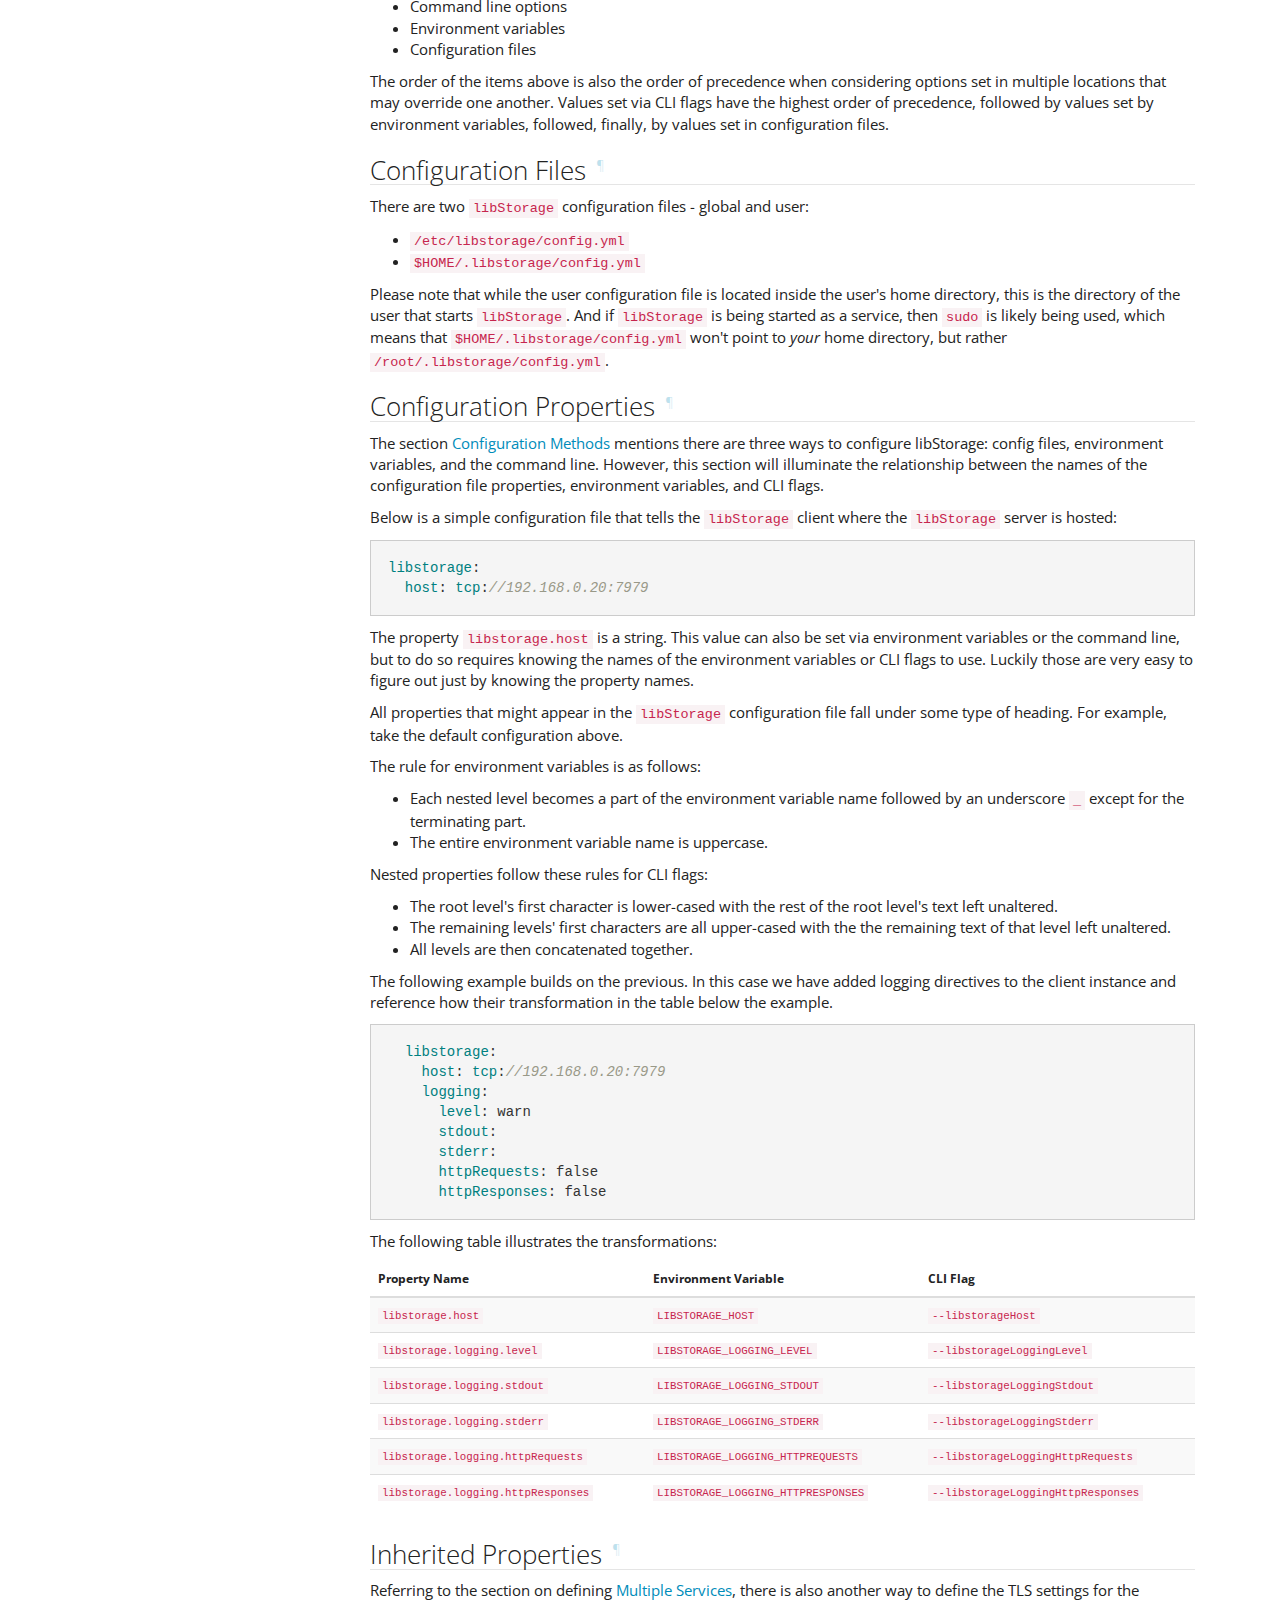
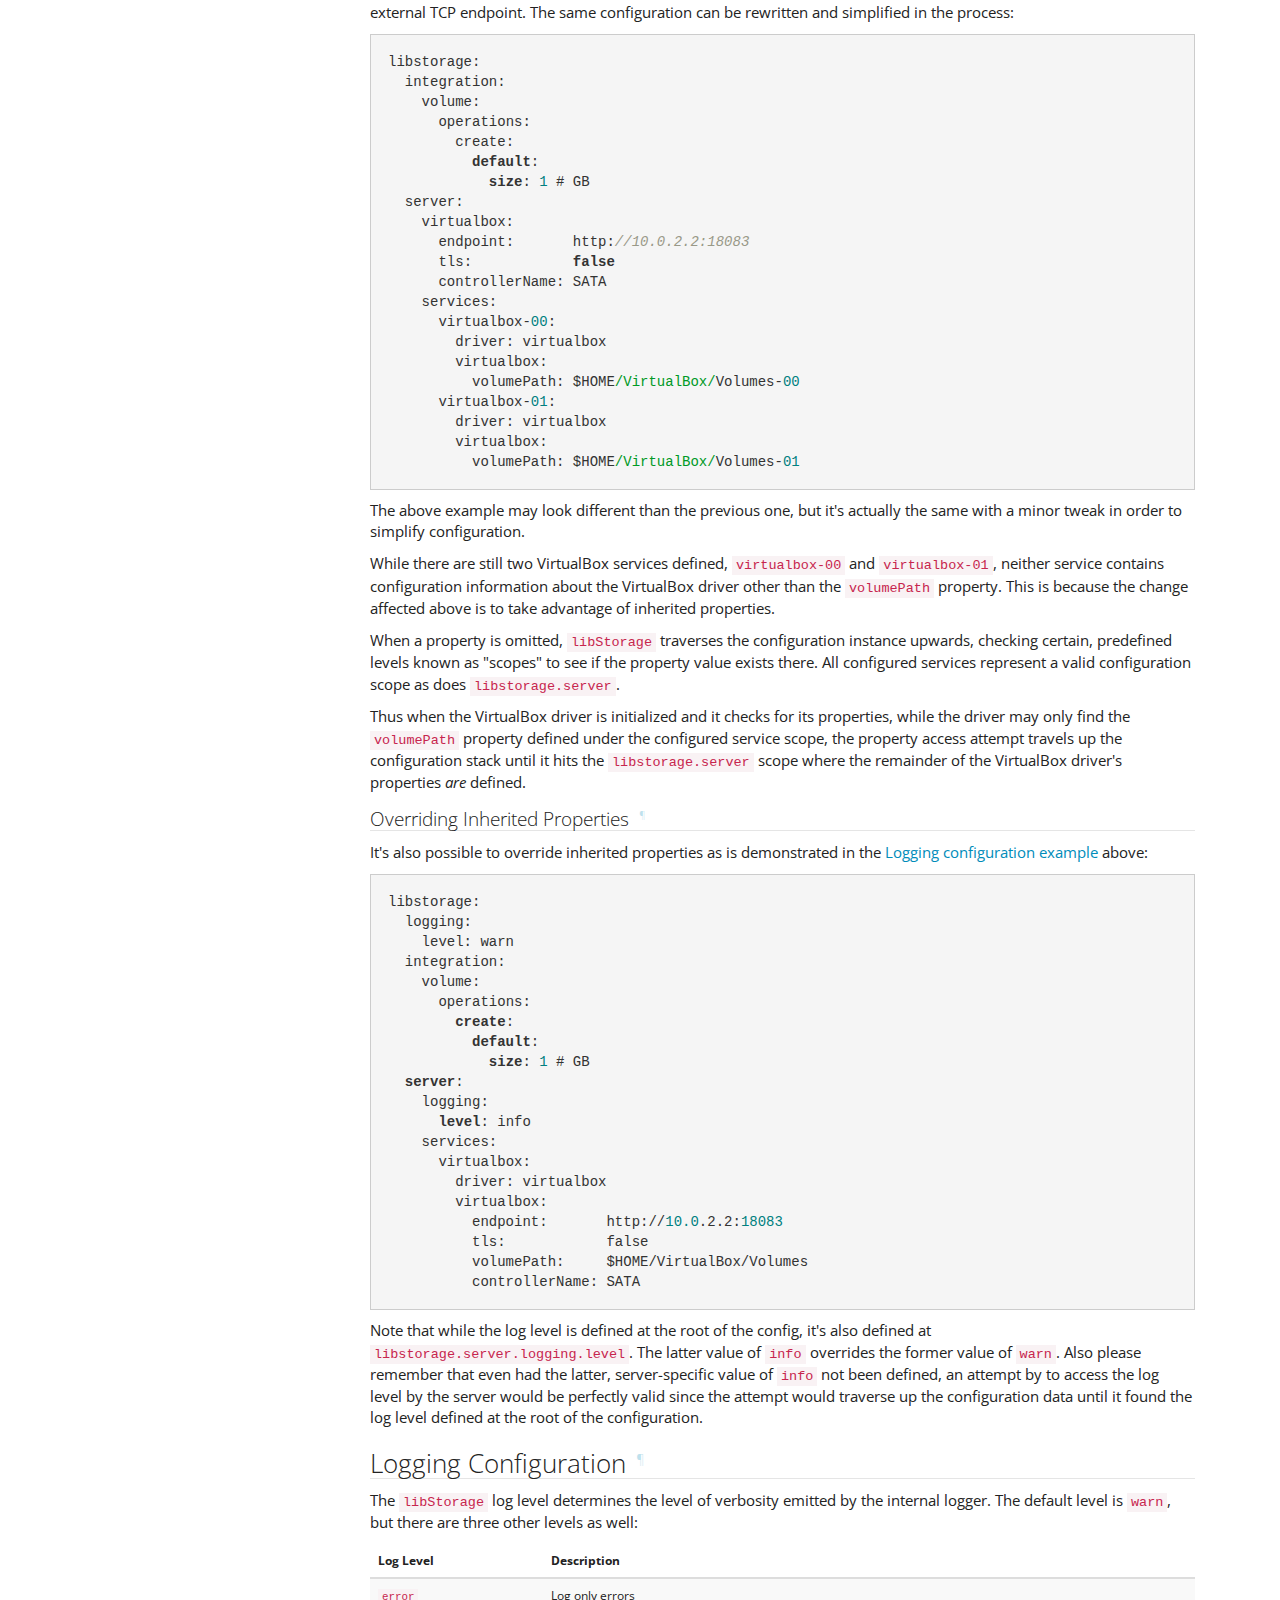
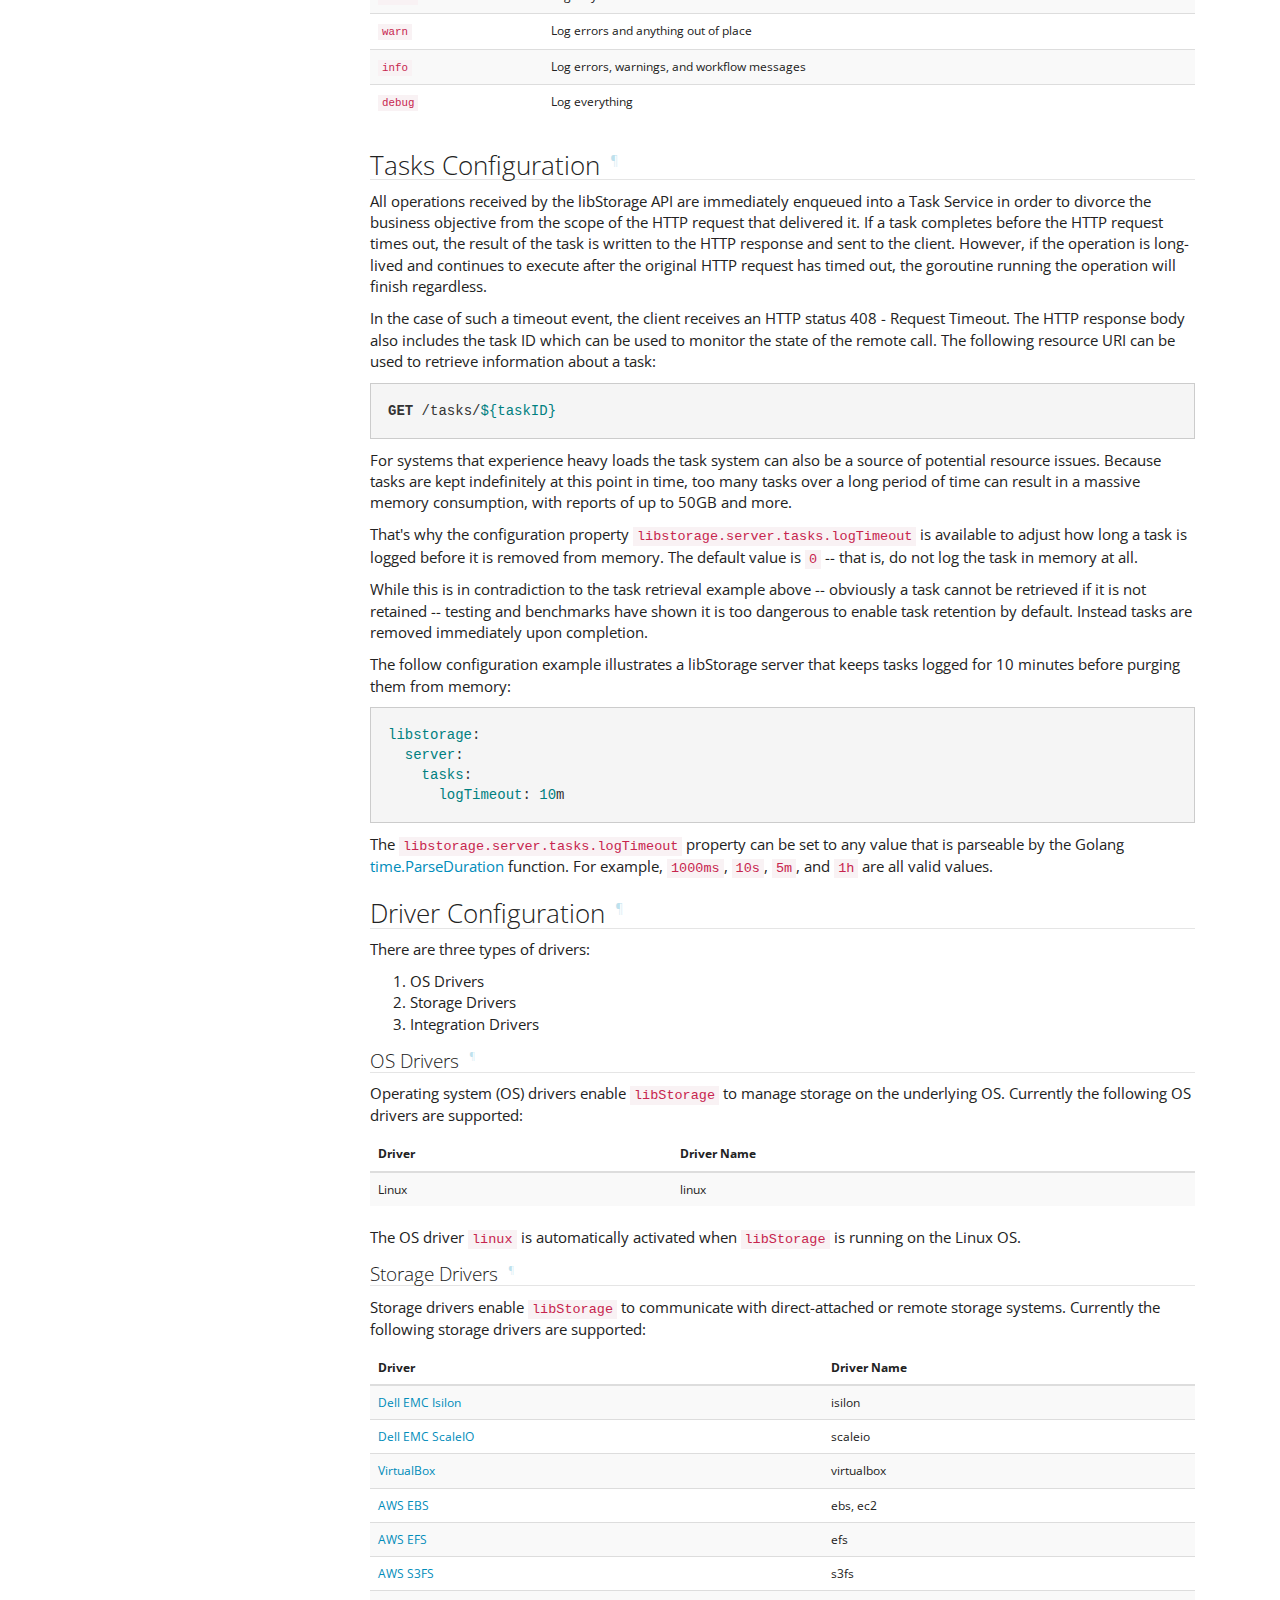
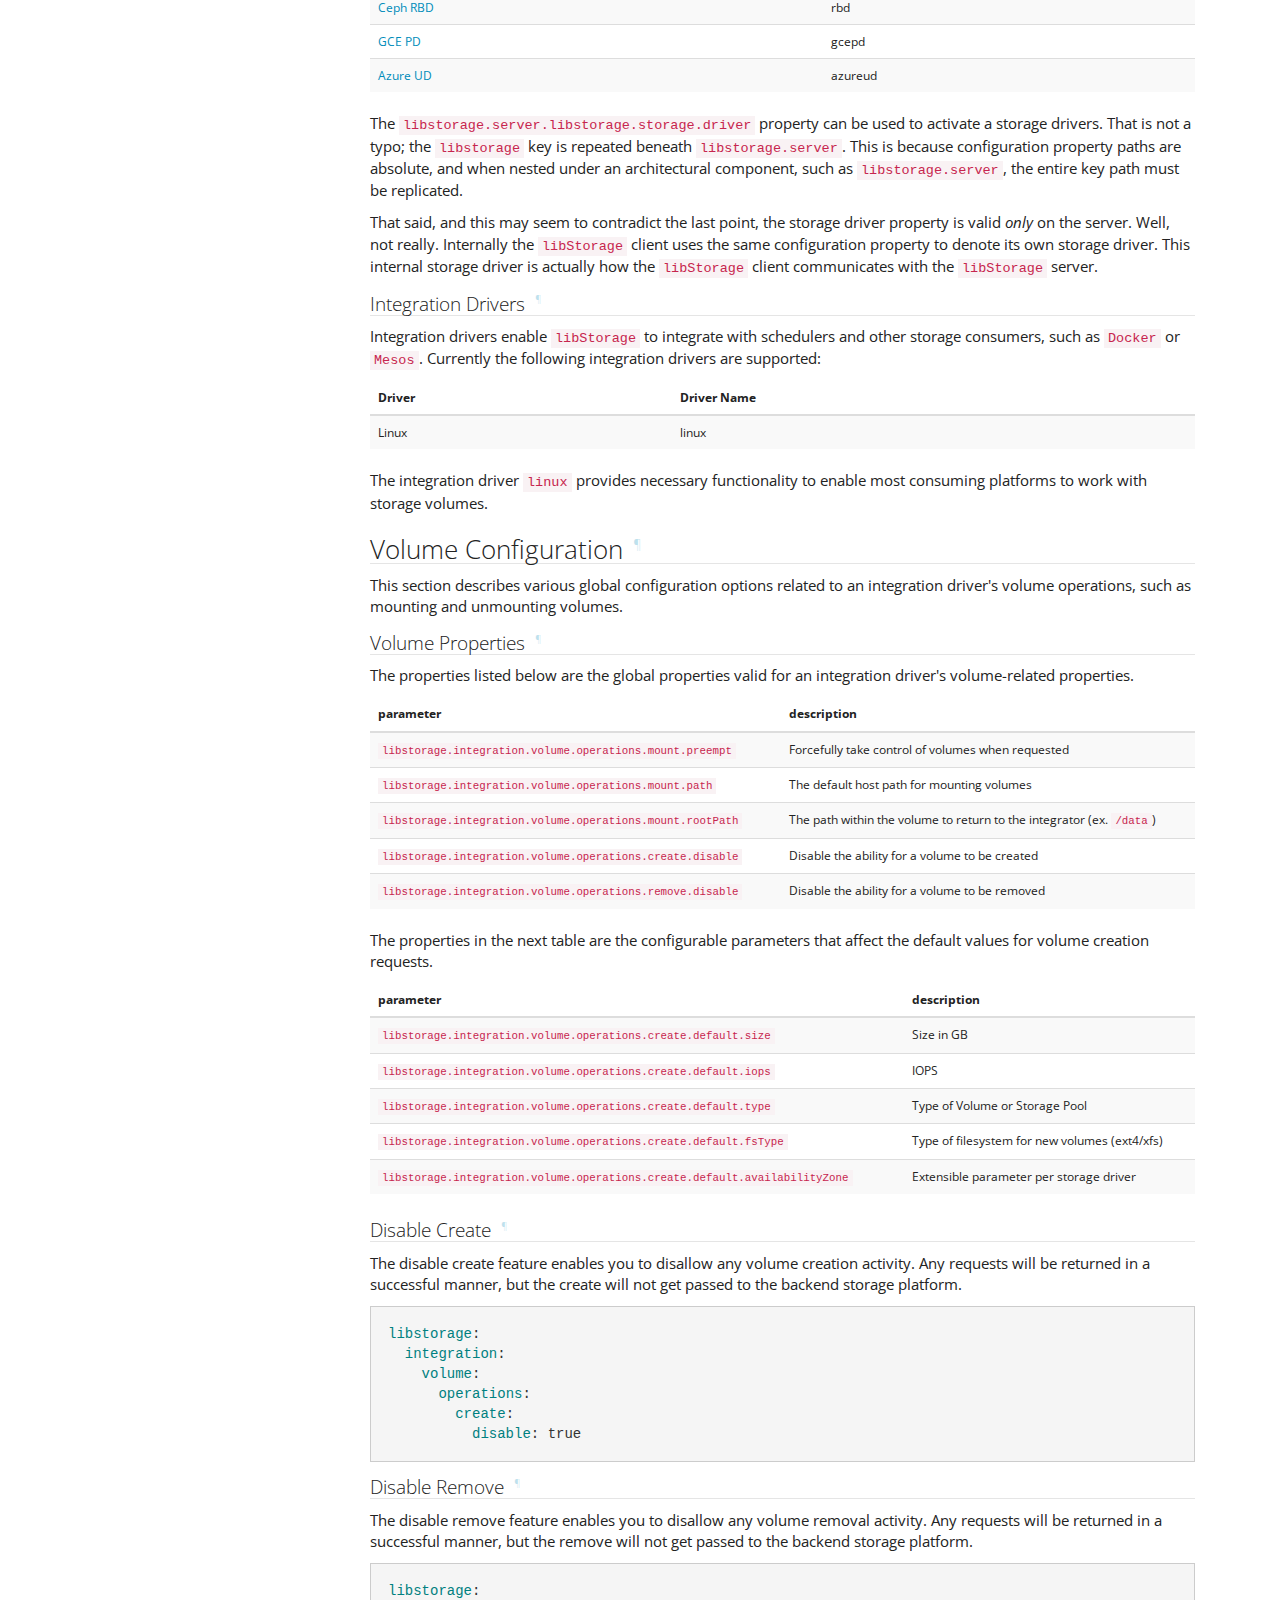
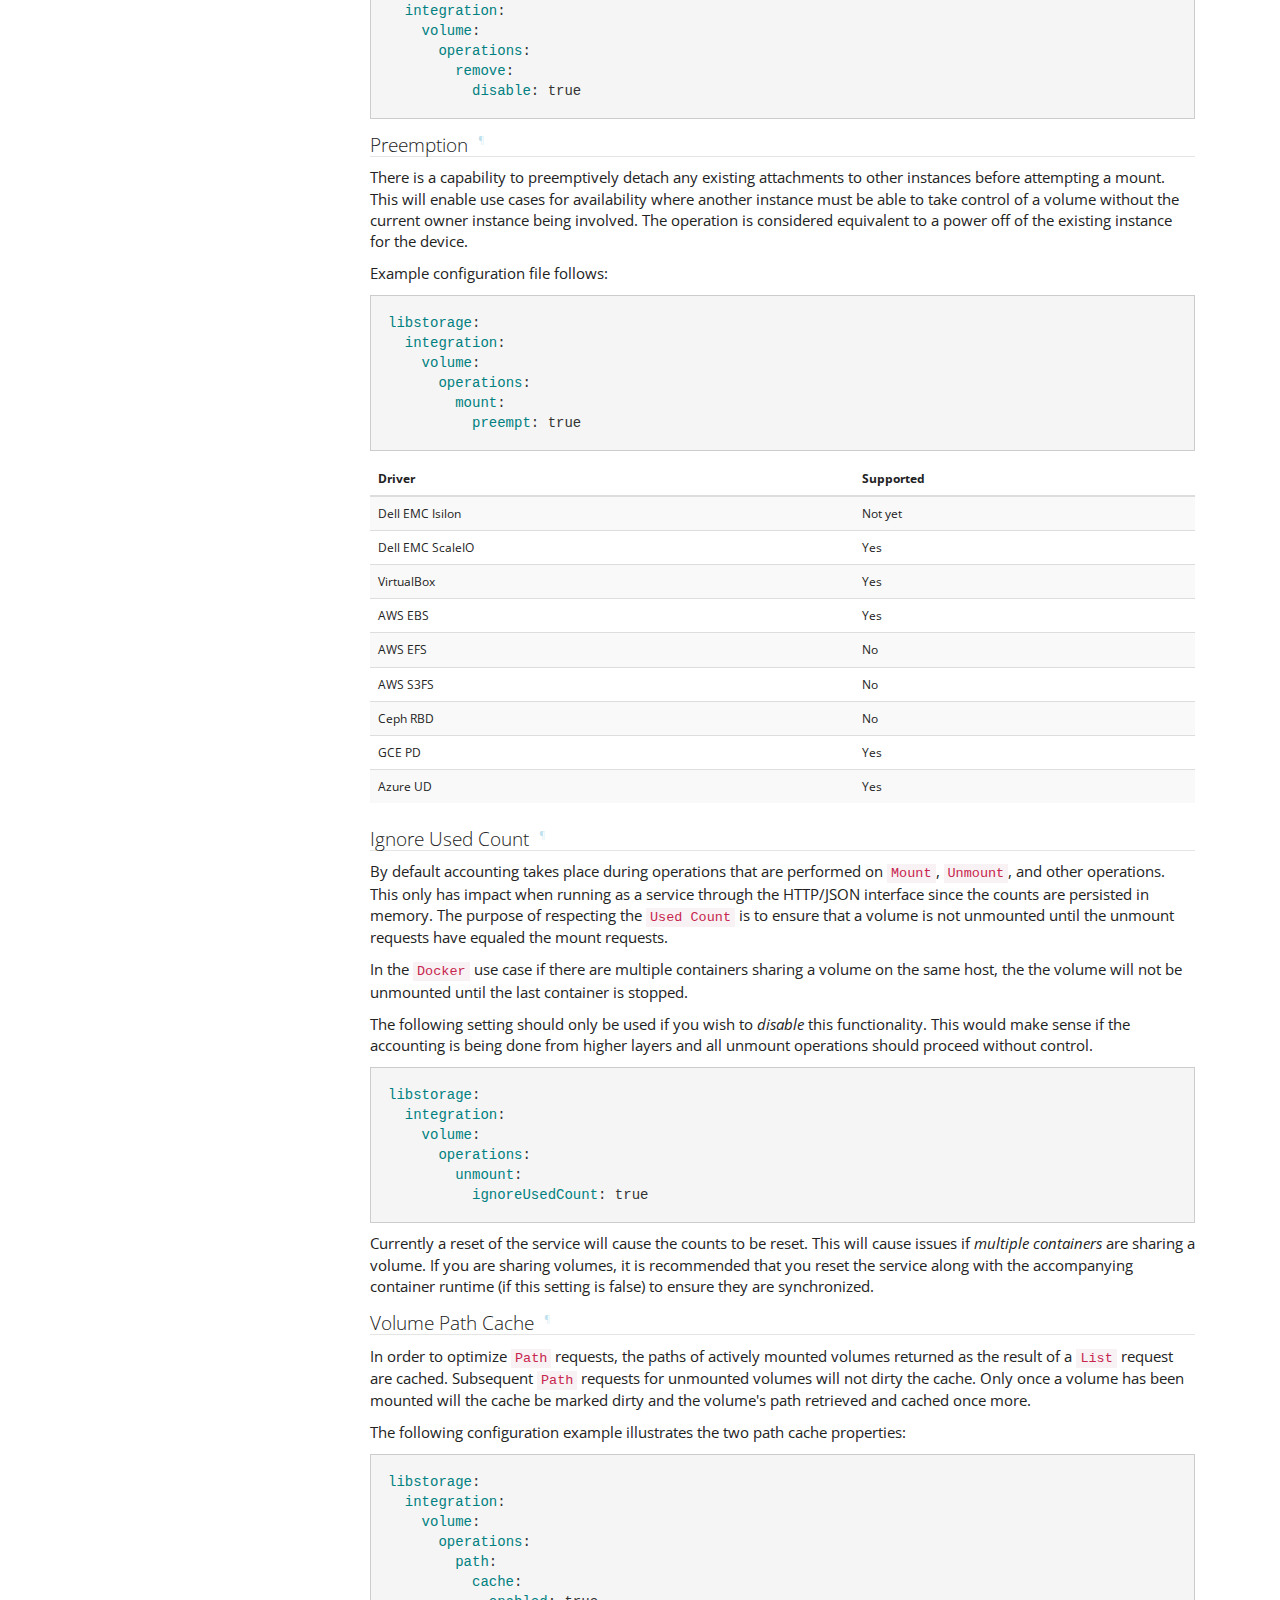
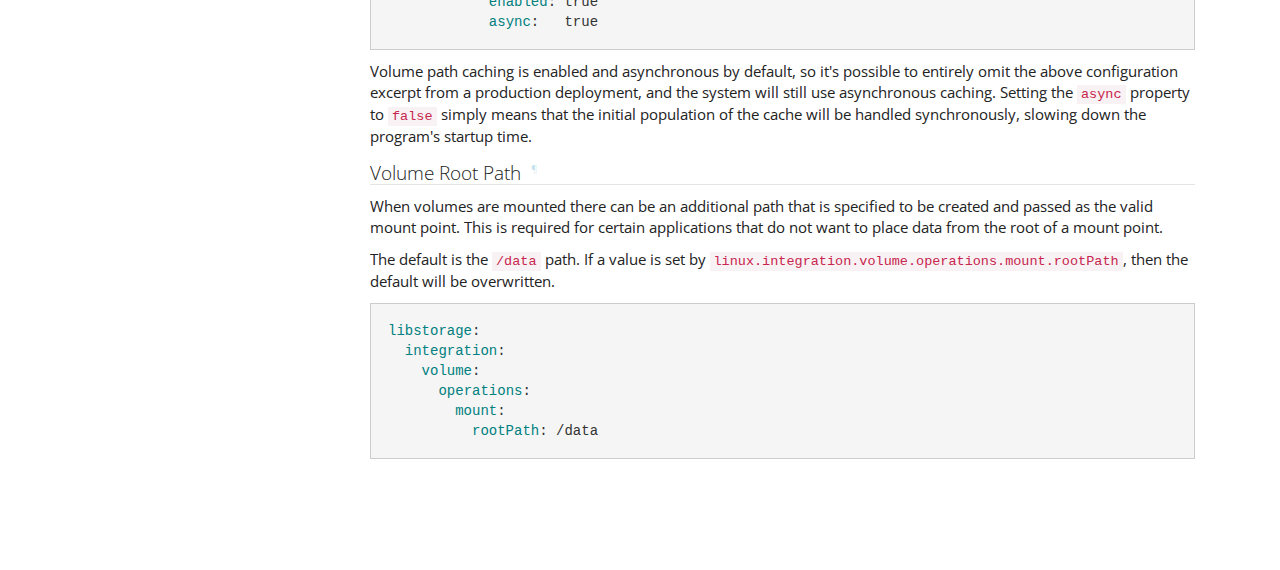
<file: user-guide/config/index.html>
<!DOCTYPE html>
<html lang="en">
    <head>
        <meta charset="utf-8">
        <meta http-equiv="X-UA-Compatible" content="IE=edge">
        <meta name="viewport" content="width=device-width, initial-scale=1.0">
        
        
        <link rel="canonical" href="https://github.com/codedellemc/libstorage/user-guide/config/">
        <link rel="shortcut icon" href="favicon.ico">
        

	<title>Configuration - libStorage</title>

        <link href="../../css/bootstrap-custom.min.css" rel="stylesheet">
        <link href="../../css/font-awesome-4.0.3.css" rel="stylesheet">
        <link rel="stylesheet" href="../../css/highlight.css">
        <link href="../../css/base.css" rel="stylesheet">
        <link href="../../css/emccode.css" rel="stylesheet">
        <link href="../../css/emccode-font.css" rel="stylesheet">
        <link href="../../css/hX.css" rel="stylesheet">

        <!-- HTML5 shim and Respond.js IE8 support of HTML5 elements and media queries -->
        <!--[if lt IE 9]>
            <script src="https://oss.maxcdn.com/libs/html5shiv/3.7.0/html5shiv.js"></script>
            <script src="https://oss.maxcdn.com/libs/respond.js/1.3.0/respond.min.js"></script>
        <![endif]-->

        

        <!-- scroll fix -->
        <script>
            //var shiftWindow = function() { scrollBy(0, -40) };
            //if (location.hash) shiftWindow();
            //window.addEventListener("hashchange", shiftWindow);
        </script>

    </head>

    <body>

        <div class="navbar navbar-default navbar-fixed-top" role="navigation">
    <div class="container">

        <!-- Collapsed navigation -->
        <div class="navbar-header">
            <!-- Expander button -->
            <button type="button" class="navbar-toggle" data-toggle="collapse" data-target=".navbar-collapse">
                <span class="sr-only">Toggle navigation</span>
                <span class="icon-bar"></span>
                <span class="icon-bar"></span>
                <span class="icon-bar"></span>
            </button>

            <!-- Main title -->
            <a class="navbar-brand" href="../..">
                <i class="fa icon-libstorage-logo"></i>
                libStorage
            </a>
        </div>

        <!-- Expanded navigation -->
        <div class="navbar-collapse collapse">
            <!-- Main navigation -->
            <ul class="nav navbar-nav">
            
            
                <li >
                    <a href="../..">Home</a>
                </li>
            
            
            
                <li class="dropdown active">
                    <a href="#" class="dropdown-toggle" data-toggle="dropdown">User Guide <b class="caret"></b></a>
                    <ul class="dropdown-menu">
                    
                        <li class="active">
                            <a href="./">Configuration</a>
                        </li>
                    
                        <li >
                            <a href="../storage-providers/">Storage Providers</a>
                        </li>
                    
                        <li >
                            <a href="../schedulers/">Schedulers</a>
                        </li>
                    
                    </ul>
                </li>
                <!--
                smart menus
                <li><a href="#">User Guide <span class="caret"></span></a>
                    <ul class="dropdown-menu">
                    
                    
                        <li class="active">
                            <a href="./">Configuration</a>
                        </li>
                    
                    
                    
                        <li >
                            <a href="../storage-providers/">Storage Providers</a>
                        </li>
                    
                    
                    
                        <li >
                            <a href="../schedulers/">Schedulers</a>
                        </li>
                    
                    
                    </ul>
                </li>
                -->
            
            
            
                <li class="dropdown">
                    <a href="#" class="dropdown-toggle" data-toggle="dropdown">Developers Guide <b class="caret"></b></a>
                    <ul class="dropdown-menu">
                    
                        <li >
                            <a href="../../dev-guide/project-guidelines/">Project Guidelines</a>
                        </li>
                    
                        <li >
                            <a href="../../dev-guide/build-reference/">Build Reference</a>
                        </li>
                    
                        <li >
                            <a href="../../dev-guide/release-process/">Release Process</a>
                        </li>
                    
                    </ul>
                </li>
                <!--
                smart menus
                <li><a href="#">Developers Guide <span class="caret"></span></a>
                    <ul class="dropdown-menu">
                    
                    
                        <li >
                            <a href="../../dev-guide/project-guidelines/">Project Guidelines</a>
                        </li>
                    
                    
                    
                        <li >
                            <a href="../../dev-guide/build-reference/">Build Reference</a>
                        </li>
                    
                    
                    
                        <li >
                            <a href="../../dev-guide/release-process/">Release Process</a>
                        </li>
                    
                    
                    </ul>
                </li>
                -->
            
            
            
                <li class="dropdown">
                    <a href="#" class="dropdown-toggle" data-toggle="dropdown">About <b class="caret"></b></a>
                    <ul class="dropdown-menu">
                    
                        <li >
                            <a href="../../about/contributing/">Contributing</a>
                        </li>
                    
                        <li >
                            <a href="../../about/license/">License</a>
                        </li>
                    
                        <li >
                            <a href="../../about/release-notes/">Release Notes</a>
                        </li>
                    
                    </ul>
                </li>
                <!--
                smart menus
                <li><a href="#">About <span class="caret"></span></a>
                    <ul class="dropdown-menu">
                    
                    
                        <li >
                            <a href="../../about/contributing/">Contributing</a>
                        </li>
                    
                    
                    
                        <li >
                            <a href="../../about/license/">License</a>
                        </li>
                    
                    
                    
                        <li >
                            <a href="../../about/release-notes/">Release Notes</a>
                        </li>
                    
                    
                    </ul>
                </li>
                -->
            
            
            </ul>

            <!-- Search, Navigation and Repo links -->
            <ul class="nav navbar-nav navbar-right">
                <li >
                    <a rel="next" href="../..">
                        <i class="fa fa-arrow-left"></i> Previous
                    </a>
                </li>
                <li >
                    <a rel="prev" href="../storage-providers/">
                        Next <i class="fa fa-arrow-right"></i>
                    </a>
                </li>
                
                <li>
                    <a href="https://github.com/codedellemc/libstorage.git">
                        
                            <i class="fa fa-github"></i>
                        
                        GitHub
                    </a>
                </li>
                
                <li>
                    <a href="https://emccode.github.io">
                        <i class="fa icon-emccode-logo"></i>
                    </a>
                </li>
            </ul>
        </div>
    </div>
</div>
        <div class="container ">
            <div class="col-md-3"><div id="sidenav" class="bs-sidebar hidden-print affix well" role="complementary">
    <ul class="nav bs-sidenav">
    
        <li class="main active"><a href="#configuring-libstorage">Configuring libStorage</a></li>
        
            <li><a href="#overview">Overview</a>
            
                <ul class="nav nav-stacked">
                
                <li><a href="#clientserver-configuration">Client/Server Configuration</a><!--
                -->
                </li>
                
                </ul>
            
            </li>
        
            <li><a href="#basic-configuration">Basic Configuration</a>
            
                <ul class="nav nav-stacked">
                
                <li><a href="#simple">Simple</a><!--
                -->
                </li>
                
                <li><a href="#tcp">TCP</a><!--
                -->
                </li>
                
                <li><a href="#tcptls">TCP+TLS</a><!--
                -->
                </li>
                
                <li><a href="#unix-socket">UNIX Socket</a><!--
                -->
                </li>
                
                <li><a href="#multiple-endpoints">Multiple Endpoints</a><!--
                -->
                </li>
                
                <li><a href="#multiple-services">Multiple Services</a><!--
                -->
                </li>
                
                <li><a href="#logging">Logging</a><!--
                -->
                </li>
                
                </ul>
            
            </li>
        
            <li><a href="#advanced-configuration">Advanced Configuration</a>
            
                <ul class="nav nav-stacked">
                
                <li><a href="#embedded-configuration">Embedded Configuration</a><!--
                -->
                </li>
                
                <li><a href="#data-directories">Data Directories</a><!--
                -->
                </li>
                
                <li><a href="#configuration-methods">Configuration Methods</a><!--
                -->
                </li>
                
                <li><a href="#configuration-files">Configuration Files</a><!--
                -->
                </li>
                
                <li><a href="#configuration-properties">Configuration Properties</a><!--
                -->
                </li>
                
                <li><a href="#inherited-properties">Inherited Properties</a><!--
                
                <ul class="nav nav-stacked">
                    
                    <li><a href="#overriding-inherited-properties">Overriding Inherited Properties</a></li>
                    
                </ul>
                -->
                </li>
                
                <li><a href="#logging-configuration">Logging Configuration</a><!--
                -->
                </li>
                
                <li><a href="#tasks-configuration">Tasks Configuration</a><!--
                -->
                </li>
                
                <li><a href="#driver-configuration">Driver Configuration</a><!--
                
                <ul class="nav nav-stacked">
                    
                    <li><a href="#os-drivers">OS Drivers</a></li>
                    
                    <li><a href="#storage-drivers">Storage Drivers</a></li>
                    
                    <li><a href="#integration-drivers">Integration Drivers</a></li>
                    
                </ul>
                -->
                </li>
                
                <li><a href="#volume-configuration">Volume Configuration</a><!--
                
                <ul class="nav nav-stacked">
                    
                    <li><a href="#volume-properties">Volume Properties</a></li>
                    
                    <li><a href="#disable-create">Disable Create</a></li>
                    
                    <li><a href="#disable-remove">Disable Remove</a></li>
                    
                    <li><a href="#preemption">Preemption</a></li>
                    
                    <li><a href="#ignore-used-count">Ignore Used Count</a></li>
                    
                    <li><a href="#volume-path-cache">Volume Path Cache</a></li>
                    
                    <li><a href="#volume-root-path">Volume Root Path</a></li>
                    
                </ul>
                -->
                </li>
                
                </ul>
            
            </li>
        
    
    </ul>
</div></div>
            <div class="col-md-9" role="main">

<h1 id="configuring-libstorage">Configuring libStorage<a class="headerlink" href="#configuring-libstorage" title="Permanent link">&para;</a></h1>
<p>Tweak this, turn that, peek behind the curtain...</p>
<hr />
<h2 id="overview">Overview<a class="headerlink" href="#overview" title="Permanent link">&para;</a></h2>
<p>This page reviews how to configure <code>libStorage</code> to suit any environment,
beginning with the the most common use cases, exploring recommended guidelines,
and finally, delving into the details of more advanced settings.</p>
<h3 id="clientserver-configuration">Client/Server Configuration<a class="headerlink" href="#clientserver-configuration" title="Permanent link">&para;</a></h3>
<p>Except when specified otherwise, the configuration examples below assume the
<code>libStorage</code> client and server exist on the same host. However, that is not at
all a requirement. It is fully possible, and in fact the entire purpose of
<code>libStorage</code>, that the client and server be able to function on different
systems. One <code>libStorage</code> server should be able to support hundreds of clients.
Yet for the sake of completeness, the examples below show both configurations
merged.</p>
<p>When configuring a <code>libStorage</code> client and server for different systems, there
will be a few differences from the examples below:</p>
<ul>
<li>
<p>The examples show <code>libStorage</code> configured with its server component hosted
    on a UNIX socket. This is ideal for when the client/server exist on the same
    host as it reduces security risks. However, in most real-world scenarios
    the client and server are <em>not</em> residing on the same host, the
    <code>libStorage</code>  server should use a TCP endpoint so it can be accessed
    remotely.</p>
</li>
<li>
<p>In a distributed configuration the actual driver configuration sections
    need only occur on the server-side. The entire purpose of <code>libStorage</code>'s
    distributed nature is to enable clients without any knowledge of how to
    access a storage platform the ability to connect to a remote server that
    maintains that storage platform access information.</p>
</li>
</ul>
<h2 id="basic-configuration">Basic Configuration<a class="headerlink" href="#basic-configuration" title="Permanent link">&para;</a></h2>
<p>This section outlines the most common configuration scenarios encountered by
<code>libStorage</code>'s users.</p>
<h3 id="simple">Simple<a class="headerlink" href="#simple" title="Permanent link">&para;</a></h3>
<p>The first example is a simple <code>libStorage</code> configuration with the VirtualBox
storage driver. The below example omits the host property, but the configuration
is still valid. If the <code>libstorage.host</code> property is not found, the server is
hosted via a temporary UNIX socket file in <code>/var/run/libstorage</code>.</p>
<div class="admonition note">
<p class="admonition-title">note</p>
<p>Please remember to replace the placeholders in the following examples
with values valid for the systems on which the examples are executed.</p>
<p>The example below specifies the <code>volumePath</code> property as
<code>$HOME/VirtualBox/Volumes</code>. While the text <code>$HOME</code> will be replaced with
the actual value for that environment variable at runtime, the path may
still be invalid. The <code>volumePath</code> property should reflect a path on the
system on which the VirtualBox server is running, and that is not always
the same system on which the <code>libStorage</code> server is running.</p>
<p>So please, make sure to update the <code>volumePath</code> property for the VirtualBox
driver to a path valid on the system on which the VirtualBox server is
running.</p>
<p>The same goes for VirtualBox property <code>endpoint</code> as the VirtualBox
web service is not always available at <code>10.0.2.2:18083</code>.</p>
</div>
<pre><code class="yaml">libstorage:
  server:
    services:
      virtualbox:
        driver: virtualbox
        virtualbox:
          endpoint:       http://10.0.2.2:18083
          tls:            false
          volumePath:     $HOME/VirtualBox/Volumes
          controllerName: SATA
</code></pre>

<h3 id="tcp">TCP<a class="headerlink" href="#tcp" title="Permanent link">&para;</a></h3>
<p>The following example illustrates how to configure a <code>libStorage</code> client and
server running on the same host. The server has one endpoint on which it is
accessible - a single TCP port, 7979, bound to the localhost network interface.</p>
<pre><code class="yaml">libstorage:
  host: tcp://127.0.0.1:7979
  server:
    services:
      virtualbox:
        driver: virtualbox
        virtualbox:
          endpoint:       http://10.0.2.2:18083
          tls:            false
          volumePath:     $HOME/VirtualBox/Volumes
          controllerName: SATA
</code></pre>

<h3 id="tcptls">TCP+TLS<a class="headerlink" href="#tcptls" title="Permanent link">&para;</a></h3>
<p>The following example illustrates how to configure a <code>libStorage</code> client and
server running on the same host. The server has one endpoint on which it is
accessible - a single TCP port, 7979, bound to all of the host's network
interfaces. This means that the server is accessible via external clients, not
just those running on the same host.</p>
<p>Because of the public nature of this <code>libStorage</code> server, it is a good idea to
encrypt communications between client and server.</p>
<pre><code class="yaml">libstorage:
  host: tcp://127.0.0.1:7979
  client:
    tls:
      certFile: $HOME/.libstorage/libstorage-client.crt
      keyFile: $HOME/.libstorage/libstorage-client.key
      trustedCertsFile: $HOME/.libstorage/trusted-certs.crt
  server:
    tls:
      certFile: /etc/libstorage/libstorage-server.crt
      keyFile: /etc/libstorage/libstorage-server.key
      trustedCertsFile: /etc/libstorage/trusted-certs.crt
      clientCertRequired: true
    services:
      virtualbox:
        driver: virtualbox
        virtualbox:
          endpoint:       http://10.0.2.2:18083
          tls:            false
          volumePath:     $HOME/VirtualBox/Volumes
          controllerName: SATA
</code></pre>

<p>Please note that in the above example the property <code>libstorage.client</code> has been
introduced. This property is always present, even if not explicitly specified.
It exists to override <code>libStorage</code> properties for the client only, such as TLS
settings, logging, etc.</p>
<h3 id="unix-socket">UNIX Socket<a class="headerlink" href="#unix-socket" title="Permanent link">&para;</a></h3>
<p>For the security conscious, there is no safer way to run a client/server setup
on a single system than the option to use a UNIX socket. The socket offloads
authentication and relies on the file system file access to ensure authorized
users can use the <code>libStorage</code> API.</p>
<pre><code class="yaml">libstorage:
  host: unix:///var/run/libstorage/localhost.sock
  server:
    services:
      virtualbox:
        driver: virtualbox
        virtualbox:
          endpoint:       http://10.0.2.2:18083
          tls:            false
          volumePath:     $HOME/VirtualBox/Volumes
          controllerName: SATA
</code></pre>

<p>It is possible to apply TLS to the UNIX socket. Refer to the TCP+TLS section
for applying TLS to the UNIX sockets.</p>
<h3 id="multiple-endpoints">Multiple Endpoints<a class="headerlink" href="#multiple-endpoints" title="Permanent link">&para;</a></h3>
<p>There may be occasions when it is desirable to provide multiple ingress vectors
for the <code>libStorage</code> API. In these situations, configuring multiple endpoints
is the solution. The below example illustrates how to configure three endpoints:</p>
<table>
<thead>
<tr>
<th>endpoint</th>
<th>protocol</th>
<th>address</th>
<th>tls</th>
<th>localhost only</th>
</tr>
</thead>
<tbody>
<tr>
<td>sock</td>
<td>unix socket</td>
<td>/var/run/libstorage/localhost.sock</td>
<td>no</td>
<td>yes</td>
</tr>
<tr>
<td>private</td>
<td>tcp</td>
<td>127.0.0.1:7979</td>
<td>no</td>
<td>yes</td>
</tr>
<tr>
<td>public</td>
<td>tcp</td>
<td>*:7980</td>
<td>yes</td>
<td>no</td>
</tr>
</tbody>
</table>
<pre><code class="yaml">libstorage:
  host: unix:///var/run/libstorage/localhost.sock
  server:
    services:
      virtualbox:
        driver: virtualbox
        virtualbox:
          endpoint:       http://10.0.2.2:18083
          tls:            false
          volumePath:     $HOME/VirtualBox/Volumes
          controllerName: SATA
    endpoints:
      sock:
        address: unix:///var/run/libstorage/localhost.sock
      private:
        address: tcp://127.0.0.1:7979
      public:
        address: tcp://:7980
        tls:
          certFile: /etc/libstorage/libstorage-server.crt
          keyFile: /etc/libstorage/libstorage-server.key
          trustedCertsFile: /etc/libstorage/trusted-certs.crt
          clientCertRequired: true
</code></pre>

<p>With all three endpoints defined explicitly in the above example, why leave the
property <code>libstorage.host</code> in the configuration at all? When there are no
endpoints defined, the <code>libStorage</code> server will attempt to create a default
endpoint using the value from the property <code>libstorage.host</code>. However, even
when there's at least one explicitly defined endpoint, the <code>libstorage.host</code>
property still serves a very important function -- it is the property used
by the <code>libStorage</code> client to determine which to which endpoint to connect.</p>
<h3 id="multiple-services">Multiple Services<a class="headerlink" href="#multiple-services" title="Permanent link">&para;</a></h3>
<p>All of the previous examples have used the VirtualBox storage driver as the
sole measure of how to configure a <code>libStorage</code> service. However, it is possible
to configure many services at the same time in order to provide access to
multiple storage drivers of different types, or even different configurations
of the same driver.</p>
<p>The following example demonstrates how to configure three <code>libStorage</code> services:</p>
<table>
<thead>
<tr>
<th>service</th>
<th>driver</th>
</tr>
</thead>
<tbody>
<tr>
<td>virtualbox-00</td>
<td>virtualbox</td>
</tr>
<tr>
<td>virtualbox-01</td>
<td>virtualbox</td>
</tr>
<tr>
<td>scaleio</td>
<td>scaleio</td>
</tr>
</tbody>
</table>
<p>Notice how the <code>virtualbox-01</code> service includes an added <code>integration</code> section.
The integration definition refers to the integration interface and parameters
specific to incoming requests through this layer. In this case we defined
<code>libstorage.server.services.virtualbox-01</code> with the
<code>integration.volume.operations.create.default.size</code> parameter set. This enables all
create requests that come in through <code>virtualbox-01</code> to have a default size of
1GB. So although it is technically the same platform below the covers,
<code>virtualbox-00</code> requests may have different default values than those defined
in <code>virtualbox-01</code>.</p>
<pre><code class="yaml">libstorage:
  server:
    services:
      virtualbox-00:
        driver: virtualbox
        virtualbox:
          endpoint:       http://10.0.2.2:18083
          tls:            false
          volumePath:     $HOME/VirtualBox/Volumes-00
          controllerName: SATA
      virtualbox-01:
        driver: virtualbox
        virtualbox:
          endpoint:       http://10.0.2.2:18083
          tls:            false
          volumePath:     $HOME/VirtualBox/Volumes-01
          controllerName: SATA
        integration:
          volume:
            operations:
              create:
                default:
                  size: 1 # GB
      scaleio:
        driver: scaleio
        scaleio:
          endpoint: https://gateway_ip/api
          insecure: true
          userName: username
          password: password
          systemName: tenantName
          protectionDomainName: protectionDomainName
          storagePoolName: storagePoolName
</code></pre>

<p>A very important point to make about the relationship between services and
endpoints is that all configured services are available on all endpoints. In
the future this may change, and <code>libStorage</code> may support endpoint-specific
service definitions, but for now if a service is configured, it is accessible
via any of the available endpoint addresses.</p>
<p>Between the three services above, clearly one major difference is that two
services host one driver, VirtualBox, and the third service hosts ScaleIO.
However, why two services for one driver, in this case, VirtualBox? Because,
in addition to services being configured to host different types of drivers,
services can also host different driver configurations. In service
<code>virtualbox-00</code>, the volume path is <code>$HOME/VirtualBox/Volumes-00</code>,
whereas for service <code>virtualbox-01</code>, the volume path is
<code>$HOME/VirtualBox/Volumes-01</code>.</p>
<h3 id="logging">Logging<a class="headerlink" href="#logging" title="Permanent link">&para;</a></h3>
<p>Sometimes it helps to see a little more, or maybe even a little less,
information in the logs. Configuring logging is quite straight-forward:</p>
<pre><code class="yaml">libstorage:
  logging:
    level: warn
  server:
    logging:
      level: info
    services:
      virtualbox:
        driver: virtualbox
        virtualbox:
          endpoint:       http://10.0.2.2:18083
          tls:            false
          volumePath:     $HOME/VirtualBox/Volumes
          controllerName: SATA
</code></pre>

<p>The <code>libStorage</code> configuration shown above uses a global log level of <code>warn</code>,
and a more verbose, <code>info</code> log level for just the server.</p>
<h2 id="advanced-configuration">Advanced Configuration<a class="headerlink" href="#advanced-configuration" title="Permanent link">&para;</a></h2>
<p>The following sections detail every last aspect of how <code>libStorage</code> works and can
be configured.</p>
<h3 id="embedded-configuration">Embedded Configuration<a class="headerlink" href="#embedded-configuration" title="Permanent link">&para;</a></h3>
<p>If <code>libStorage</code> is embedded into another application, such as
<a href="https://github.com/codedellemc/rexray"><code>REX-Ray</code></a>, then that application may
manage its own configuration and supply the embedded <code>libStorage</code> instance
directly with a configuration object. In this scenario, the <code>libStorage</code>
configuration files are ignored in deference to the embedding application.</p>
<h3 id="data-directories">Data Directories<a class="headerlink" href="#data-directories" title="Permanent link">&para;</a></h3>
<p>The first time <code>libStorage</code> is executed it will create several directories if
they do not already exist:</p>
<ul>
<li><code>/etc/libstorage</code></li>
<li><code>/var/log/libstorage</code></li>
<li><code>/var/run/libstorage</code></li>
<li><code>/var/lib/libstorage</code></li>
</ul>
<p>The above directories will contain configuration files, logs, PID files, and
mounted volumes. However, the location of these directories can also be
influenced with the environment variable <code>LIBSTORAGE_HOME</code>. All of the above
data directories will be placed in their same paths, but prefixed by the path
specified via <code>LIBSTORAGE_HOME</code>, if <code>LIBSTORAGE_HOME</code> is in fact specified.</p>
<h3 id="configuration-methods">Configuration Methods<a class="headerlink" href="#configuration-methods" title="Permanent link">&para;</a></h3>
<p>There are three ways to configure <code>libStorage</code>:</p>
<ul>
<li>Command line options</li>
<li>Environment variables</li>
<li>Configuration files</li>
</ul>
<p>The order of the items above is also the order of precedence when considering
options set in multiple locations that may override one another. Values set
via CLI flags have the highest order of precedence, followed by values set by
environment variables, followed, finally, by values set in configuration files.</p>
<h3 id="configuration-files">Configuration Files<a class="headerlink" href="#configuration-files" title="Permanent link">&para;</a></h3>
<p>There are two <code>libStorage</code> configuration files - global and user:</p>
<ul>
<li><code>/etc/libstorage/config.yml</code></li>
<li><code>$HOME/.libstorage/config.yml</code></li>
</ul>
<p>Please note that while the user configuration file is located inside the user's
home directory, this is the directory of the user that starts <code>libStorage</code>. And
if <code>libStorage</code> is being started as a service, then <code>sudo</code> is likely being used,
which means that <code>$HOME/.libstorage/config.yml</code> won't point to <em>your</em> home
directory, but rather <code>/root/.libstorage/config.yml</code>.</p>
<h3 id="configuration-properties">Configuration Properties<a class="headerlink" href="#configuration-properties" title="Permanent link">&para;</a></h3>
<p>The section <a href="#configuration-methods">Configuration Methods</a> mentions there are
three ways to configure libStorage: config files, environment variables, and the
command line. However, this section will illuminate the relationship between the
names of the configuration file properties, environment variables, and CLI
flags.</p>
<p>Below is a simple configuration file that tells the <code>libStorage</code> client where
the <code>libStorage</code> server is hosted:</p>
<pre><code class="yaml">libstorage:
  host: tcp://192.168.0.20:7979
</code></pre>

<p>The property <code>libstorage.host</code> is a string. This value can also be set via
environment variables or the command line, but to do so requires knowing the
names of the environment variables or CLI flags to use. Luckily those are very
easy to figure out just by knowing the property names.</p>
<p>All properties that might appear in the <code>libStorage</code> configuration file
fall under some type of heading. For example, take the default configuration
above.</p>
<p>The rule for environment variables is as follows:</p>
<ul>
<li>Each nested level becomes a part of the environment variable name followed
    by an underscore <code>_</code> except for the terminating part.</li>
<li>The entire environment variable name is uppercase.</li>
</ul>
<p>Nested properties follow these rules for CLI flags:</p>
<ul>
<li>The root level's first character is lower-cased with the rest of the root
    level's text left unaltered.</li>
<li>The remaining levels' first characters are all upper-cased with the the
    remaining text of that level left unaltered.</li>
<li>All levels are then concatenated together.</li>
</ul>
<p>The following example builds on the previous. In this case we have added logging
directives to the client instance and reference how their transformation in
the table below the example.</p>
<pre><code class="yaml">  libstorage:
    host: tcp://192.168.0.20:7979
    logging:
      level: warn
      stdout:
      stderr:
      httpRequests: false
      httpResponses: false
</code></pre>

<p>The following table illustrates the transformations:</p>
<table>
<thead>
<tr>
<th>Property Name</th>
<th>Environment Variable</th>
<th>CLI Flag</th>
</tr>
</thead>
<tbody>
<tr>
<td><code>libstorage.host</code></td>
<td><code>LIBSTORAGE_HOST</code></td>
<td><code>--libstorageHost</code></td>
</tr>
<tr>
<td><code>libstorage.logging.level</code></td>
<td><code>LIBSTORAGE_LOGGING_LEVEL</code></td>
<td><code>--libstorageLoggingLevel</code></td>
</tr>
<tr>
<td><code>libstorage.logging.stdout</code></td>
<td><code>LIBSTORAGE_LOGGING_STDOUT</code></td>
<td><code>--libstorageLoggingStdout</code></td>
</tr>
<tr>
<td><code>libstorage.logging.stderr</code></td>
<td><code>LIBSTORAGE_LOGGING_STDERR</code></td>
<td><code>--libstorageLoggingStderr</code></td>
</tr>
<tr>
<td><code>libstorage.logging.httpRequests</code></td>
<td><code>LIBSTORAGE_LOGGING_HTTPREQUESTS</code></td>
<td><code>--libstorageLoggingHttpRequests</code></td>
</tr>
<tr>
<td><code>libstorage.logging.httpResponses</code></td>
<td><code>LIBSTORAGE_LOGGING_HTTPRESPONSES</code></td>
<td><code>--libstorageLoggingHttpResponses</code></td>
</tr>
</tbody>
</table>
<h3 id="inherited-properties">Inherited Properties<a class="headerlink" href="#inherited-properties" title="Permanent link">&para;</a></h3>
<p>Referring to the section on defining
<a href="./#multiple-services">Multiple Services</a>, there is also another way
to define the TLS settings for the external TCP endpoint. The same configuration
can be rewritten and simplified in the process:</p>
<pre><code class="yaml">libstorage:
  integration:
    volume:
      operations:
        create:
          default:
            size: 1 # GB
  server:
    virtualbox:
      endpoint:       http://10.0.2.2:18083
      tls:            false
      controllerName: SATA
    services:
      virtualbox-00:
        driver: virtualbox
        virtualbox:
          volumePath: $HOME/VirtualBox/Volumes-00
      virtualbox-01:
        driver: virtualbox
        virtualbox:
          volumePath: $HOME/VirtualBox/Volumes-01
</code></pre>

<p>The above example may look different than the previous one, but it's actually
the same with a minor tweak in order to simplify configuration.</p>
<p>While there are still two VirtualBox services defined, <code>virtualbox-00</code> and
<code>virtualbox-01</code>, neither service contains configuration information about the
VirtualBox driver other than the <code>volumePath</code> property. This is because the
change affected above is to take advantage of inherited properties.</p>
<p>When a property is omitted, <code>libStorage</code> traverses the configuration instance
upwards, checking certain, predefined levels known as "scopes" to see if the
property value exists there. All configured services represent a valid
configuration scope as does <code>libstorage.server</code>.</p>
<p>Thus when the VirtualBox driver is initialized and it checks for its properties,
while the driver may only find the <code>volumePath</code> property defined under the
configured service scope, the property access attempt travels up the
configuration stack until it hits the <code>libstorage.server</code> scope where the
remainder of the VirtualBox driver's properties <em>are</em> defined.</p>
<h4 id="overriding-inherited-properties">Overriding Inherited Properties<a class="headerlink" href="#overriding-inherited-properties" title="Permanent link">&para;</a></h4>
<p>It's also possible to override inherited properties as is demonstrated in the
<a href="#logging">Logging configuration example</a> above:</p>
<pre><code class="yaml">libstorage:
  logging:
    level: warn
  integration:
    volume:
      operations:
        create:
          default:
            size: 1 # GB
  server:
    logging:
      level: info
    services:
      virtualbox:
        driver: virtualbox
        virtualbox:
          endpoint:       http://10.0.2.2:18083
          tls:            false
          volumePath:     $HOME/VirtualBox/Volumes
          controllerName: SATA
</code></pre>

<p>Note that while the log level is defined at the root of the config, it's also
defined at <code>libstorage.server.logging.level</code>. The latter value of <code>info</code>
overrides the former value of <code>warn</code>. Also please remember that even had the
latter, server-specific value of <code>info</code> not been defined, an attempt by to
access the log level by the server would be perfectly valid since the attempt
would traverse up the configuration data until it found the log level defined
at the root of the configuration.</p>
<h3 id="logging-configuration">Logging Configuration<a class="headerlink" href="#logging-configuration" title="Permanent link">&para;</a></h3>
<p>The <code>libStorage</code> log level determines the level of verbosity emitted by the
internal logger. The default level is <code>warn</code>, but there are three other levels
as well:</p>
<table>
<thead>
<tr>
<th>Log Level</th>
<th>Description</th>
</tr>
</thead>
<tbody>
<tr>
<td><code>error</code></td>
<td>Log only errors</td>
</tr>
<tr>
<td><code>warn</code></td>
<td>Log errors and anything out of place</td>
</tr>
<tr>
<td><code>info</code></td>
<td>Log errors, warnings, and workflow messages</td>
</tr>
<tr>
<td><code>debug</code></td>
<td>Log everything</td>
</tr>
</tbody>
</table>
<h3 id="tasks-configuration">Tasks Configuration<a class="headerlink" href="#tasks-configuration" title="Permanent link">&para;</a></h3>
<p>All operations received by the libStorage API are immediately enqueued into a
Task Service in order to divorce the business objective from the scope of the
HTTP request that delivered it. If a task completes before the HTTP request
times out, the result of the task is written to the HTTP response and sent to
the client. However, if the operation is long-lived and continues to execute
after the original HTTP request has timed out, the goroutine running the
operation will finish regardless.</p>
<p>In the case of such a timeout event, the client receives an HTTP status 408 -
Request Timeout. The HTTP response body also includes the task ID which can
be used to monitor the state of the remote call. The following resource URI can
be used to retrieve information about a task:</p>
<pre><code>GET /tasks/${taskID}
</code></pre>

<p>For systems that experience heavy loads the task system can also be a source of
potential resource issues. Because tasks are kept indefinitely at this point in
time, too many tasks over a long period of time can result in a massive memory
consumption, with reports of up to 50GB and more.</p>
<p>That's why the configuration property <code>libstorage.server.tasks.logTimeout</code> is
available to adjust how long a task is logged before it is removed from memory.
The default value is <code>0</code> -- that is, do not log the task in memory at all.</p>
<p>While this is in contradiction to the task retrieval example above --
obviously a task cannot be retrieved if it is not retained -- testing and
benchmarks have shown it is too dangerous to enable task retention by default.
Instead tasks are removed immediately upon completion.</p>
<p>The follow configuration example illustrates a libStorage server that keeps
tasks logged for 10 minutes before purging them from memory:</p>
<pre><code class="yaml">libstorage:
  server:
    tasks:
      logTimeout: 10m
</code></pre>

<p>The <code>libstorage.server.tasks.logTimeout</code> property can be set to any value that
is parseable by the Golang
<a href="https://golang.org/pkg/time/#ParseDuration">time.ParseDuration</a> function. For
example, <code>1000ms</code>, <code>10s</code>, <code>5m</code>, and <code>1h</code> are all valid values.</p>
<h3 id="driver-configuration">Driver Configuration<a class="headerlink" href="#driver-configuration" title="Permanent link">&para;</a></h3>
<p>There are three types of drivers:</p>
<ol>
<li>OS Drivers</li>
<li>Storage Drivers</li>
<li>Integration Drivers</li>
</ol>
<h4 id="os-drivers">OS Drivers<a class="headerlink" href="#os-drivers" title="Permanent link">&para;</a></h4>
<p>Operating system (OS) drivers enable <code>libStorage</code> to manage storage on
the underlying OS. Currently the following OS drivers are supported:</p>
<table>
<thead>
<tr>
<th>Driver</th>
<th>Driver Name</th>
</tr>
</thead>
<tbody>
<tr>
<td>Linux</td>
<td>linux</td>
</tr>
</tbody>
</table>
<p>The OS driver <code>linux</code> is automatically activated when <code>libStorage</code> is running on
the Linux OS.</p>
<h4 id="storage-drivers">Storage Drivers<a class="headerlink" href="#storage-drivers" title="Permanent link">&para;</a></h4>
<p>Storage drivers enable <code>libStorage</code> to communicate with direct-attached or
remote storage systems. Currently the following storage drivers are supported:</p>
<table>
<thead>
<tr>
<th>Driver</th>
<th>Driver Name</th>
</tr>
</thead>
<tbody>
<tr>
<td><a href="../storage-providers/#dell-emc-isilon">Dell EMC Isilon</a></td>
<td>isilon</td>
</tr>
<tr>
<td><a href="../storage-providers/#dell-emc-scaleio">Dell EMC ScaleIO</a></td>
<td>scaleio</td>
</tr>
<tr>
<td><a href="../storage-providers/#virtualbox">VirtualBox</a></td>
<td>virtualbox</td>
</tr>
<tr>
<td><a href="../storage-providers/#aws-ebs">AWS EBS</a></td>
<td>ebs, ec2</td>
</tr>
<tr>
<td><a href="../storage-providers/#aws-efs">AWS EFS</a></td>
<td>efs</td>
</tr>
<tr>
<td><a href="../storage-providers/#aws-s3fs">AWS S3FS</a></td>
<td>s3fs</td>
</tr>
<tr>
<td><a href="../storage-providers/#ceph-rbd">Ceph RBD</a></td>
<td>rbd</td>
</tr>
<tr>
<td><a href="../storage-providers/#gce-persistent-disk">GCE PD</a></td>
<td>gcepd</td>
</tr>
<tr>
<td><a href="../storage-providers/#azure-ud">Azure UD</a></td>
<td>azureud</td>
</tr>
</tbody>
</table>
<p>The <code>libstorage.server.libstorage.storage.driver</code> property can be used to
activate a storage drivers. That is not a typo; the <code>libstorage</code> key is repeated
beneath <code>libstorage.server</code>. This is because configuration property paths are
absolute, and when nested under an architectural component, such as
<code>libstorage.server</code>, the entire key path must be replicated.</p>
<p>That said, and this may seem to contradict the last point, the storage driver
property is valid <em>only</em> on the server. Well, not really. Internally the
<code>libStorage</code> client uses the same configuration property to denote its own
storage driver. This internal storage driver is actually how the <code>libStorage</code>
client communicates with the <code>libStorage</code> server.</p>
<h4 id="integration-drivers">Integration Drivers<a class="headerlink" href="#integration-drivers" title="Permanent link">&para;</a></h4>
<p>Integration drivers enable <code>libStorage</code> to integrate with schedulers and other
storage consumers, such as <code>Docker</code> or <code>Mesos</code>. Currently the following
integration drivers are supported:</p>
<table>
<thead>
<tr>
<th>Driver</th>
<th>Driver Name</th>
</tr>
</thead>
<tbody>
<tr>
<td>Linux</td>
<td>linux</td>
</tr>
</tbody>
</table>
<p>The integration driver <code>linux</code> provides necessary functionality to enable
most consuming platforms to work with storage volumes.</p>
<h3 id="volume-configuration">Volume Configuration<a class="headerlink" href="#volume-configuration" title="Permanent link">&para;</a></h3>
<p>This section describes various global configuration options related to an
integration driver's volume operations, such as mounting and unmounting volumes.</p>
<h4 id="volume-properties">Volume Properties<a class="headerlink" href="#volume-properties" title="Permanent link">&para;</a></h4>
<p>The properties listed below are the global properties valid for an integration
driver's volume-related properties.</p>
<table>
<thead>
<tr>
<th>parameter</th>
<th>description</th>
</tr>
</thead>
<tbody>
<tr>
<td><code>libstorage.integration.volume.operations.mount.preempt</code></td>
<td>Forcefully take control of volumes when requested</td>
</tr>
<tr>
<td><code>libstorage.integration.volume.operations.mount.path</code></td>
<td>The default host path for mounting volumes</td>
</tr>
<tr>
<td><code>libstorage.integration.volume.operations.mount.rootPath</code></td>
<td>The path within the volume to return to the integrator (ex. <code>/data</code>)</td>
</tr>
<tr>
<td><code>libstorage.integration.volume.operations.create.disable</code></td>
<td>Disable the ability for a volume to be created</td>
</tr>
<tr>
<td><code>libstorage.integration.volume.operations.remove.disable</code></td>
<td>Disable the ability for a volume to be removed</td>
</tr>
</tbody>
</table>
<p>The properties in the next table are the configurable parameters that affect
the default values for volume creation requests.</p>
<table>
<thead>
<tr>
<th>parameter</th>
<th>description</th>
</tr>
</thead>
<tbody>
<tr>
<td><code>libstorage.integration.volume.operations.create.default.size</code></td>
<td>Size in GB</td>
</tr>
<tr>
<td><code>libstorage.integration.volume.operations.create.default.iops</code></td>
<td>IOPS</td>
</tr>
<tr>
<td><code>libstorage.integration.volume.operations.create.default.type</code></td>
<td>Type of Volume or Storage Pool</td>
</tr>
<tr>
<td><code>libstorage.integration.volume.operations.create.default.fsType</code></td>
<td>Type of filesystem for new volumes (ext4/xfs)</td>
</tr>
<tr>
<td><code>libstorage.integration.volume.operations.create.default.availabilityZone</code></td>
<td>Extensible parameter per storage driver</td>
</tr>
</tbody>
</table>
<h4 id="disable-create">Disable Create<a class="headerlink" href="#disable-create" title="Permanent link">&para;</a></h4>
<p>The disable create feature enables you to disallow any volume creation activity.
Any requests will be returned in a successful manner, but the create will not
get passed to the backend storage platform.</p>
<pre><code class="yaml">libstorage:
  integration:
    volume:
      operations:
        create:
          disable: true
</code></pre>

<h4 id="disable-remove">Disable Remove<a class="headerlink" href="#disable-remove" title="Permanent link">&para;</a></h4>
<p>The disable remove feature enables you to disallow any volume removal activity.
Any requests will be returned in a successful manner, but the remove will not
get passed to the backend storage platform.</p>
<pre><code class="yaml">libstorage:
  integration:
    volume:
      operations:
        remove:
          disable: true
</code></pre>

<h4 id="preemption">Preemption<a class="headerlink" href="#preemption" title="Permanent link">&para;</a></h4>
<p>There is a capability to preemptively detach any existing attachments to other
instances before attempting a mount.  This will enable use cases for
availability where another instance must be able to take control of a volume
without the current owner instance being involved.  The operation is considered
equivalent to a power off of the existing instance for the device.</p>
<p>Example configuration file follows:</p>
<pre><code class="yaml">libstorage:
  integration:
    volume:
      operations:
        mount:
          preempt: true
</code></pre>

<table>
<thead>
<tr>
<th>Driver</th>
<th>Supported</th>
</tr>
</thead>
<tbody>
<tr>
<td>Dell EMC Isilon</td>
<td>Not yet</td>
</tr>
<tr>
<td>Dell EMC ScaleIO</td>
<td>Yes</td>
</tr>
<tr>
<td>VirtualBox</td>
<td>Yes</td>
</tr>
<tr>
<td>AWS EBS</td>
<td>Yes</td>
</tr>
<tr>
<td>AWS EFS</td>
<td>No</td>
</tr>
<tr>
<td>AWS S3FS</td>
<td>No</td>
</tr>
<tr>
<td>Ceph RBD</td>
<td>No</td>
</tr>
<tr>
<td>GCE PD</td>
<td>Yes</td>
</tr>
<tr>
<td>Azure UD</td>
<td>Yes</td>
</tr>
</tbody>
</table>
<h4 id="ignore-used-count">Ignore Used Count<a class="headerlink" href="#ignore-used-count" title="Permanent link">&para;</a></h4>
<p>By default accounting takes place during operations that are performed
on <code>Mount</code>, <code>Unmount</code>, and other operations.  This only has impact when running
as a service through the HTTP/JSON interface since the counts are persisted
in memory.  The purpose of respecting the <code>Used Count</code> is to ensure that a
volume is not unmounted until the unmount requests have equaled the mount
requests.  </p>
<p>In the <code>Docker</code> use case if there are multiple containers sharing a volume
on the same host, the the volume will not be unmounted until the last container
is stopped.  </p>
<p>The following setting should only be used if you wish to <em>disable</em> this
functionality.  This would make sense if the accounting is being done from
higher layers and all unmount operations should proceed without control.</p>
<pre><code class="yaml">libstorage:
  integration:
    volume:
      operations:
        unmount:
          ignoreUsedCount: true
</code></pre>

<p>Currently a reset of the service will cause the counts to be reset.  This
will cause issues if <em>multiple containers</em> are sharing a volume.  If you are
sharing volumes, it is recommended that you reset the service along with the
accompanying container runtime (if this setting is false) to ensure they are
synchronized.  </p>
<h4 id="volume-path-cache">Volume Path Cache<a class="headerlink" href="#volume-path-cache" title="Permanent link">&para;</a></h4>
<p>In order to optimize <code>Path</code> requests, the paths of actively mounted volumes
returned as the result of a <code>List</code> request are cached. Subsequent <code>Path</code>
requests for unmounted volumes will not dirty the cache. Only once a volume
has been mounted will the cache be marked dirty and the volume's path retrieved
and cached once more.</p>
<p>The following configuration example illustrates the two path cache properties:</p>
<pre><code class="yaml">libstorage:
  integration:
    volume:
      operations:
        path:
          cache:
            enabled: true
            async:   true
</code></pre>

<p>Volume path caching is enabled and asynchronous by default, so it's possible to
entirely omit the above configuration excerpt from a production deployment, and
the system will still use asynchronous caching. Setting the <code>async</code> property to
<code>false</code> simply means that the initial population of the cache will be handled
synchronously, slowing down the program's startup time.</p>
<h4 id="volume-root-path">Volume Root Path<a class="headerlink" href="#volume-root-path" title="Permanent link">&para;</a></h4>
<p>When volumes are mounted there can be an additional path that is specified to
be created and passed as the valid mount point.  This is required for certain
applications that do not want to place data from the root of a mount point.</p>
<p>The default is the <code>/data</code> path.  If a value is set by
<code>linux.integration.volume.operations.mount.rootPath</code>, then the default will be
overwritten.</p>
<pre><code class="yaml">libstorage:
  integration:
    volume:
      operations:
        mount:
          rootPath: /data
</code></pre></div>
        </div>

        <script src="../../js/jquery-1.10.2.min.js"></script>
        <script src="../../js/bootstrap-3.0.3.min.js"></script>
        <script src="../../js/highlight.pack.js"></script>
        <script src="../../js/base.js"></script>
        <!--
        <script src="../../.themes/yeti/js/base.js"></script>
        <script src="../../.themes/yeti/js/bootstrap-3.0.3.min.js"></script>
        <script src="../../.themes/yeti/js/highlight.pack.js"></script>
        <script src="../../.themes/yeti/js/jquery-1.10.2.min.js"></script>
        -->
    </body>

</html>
</file>
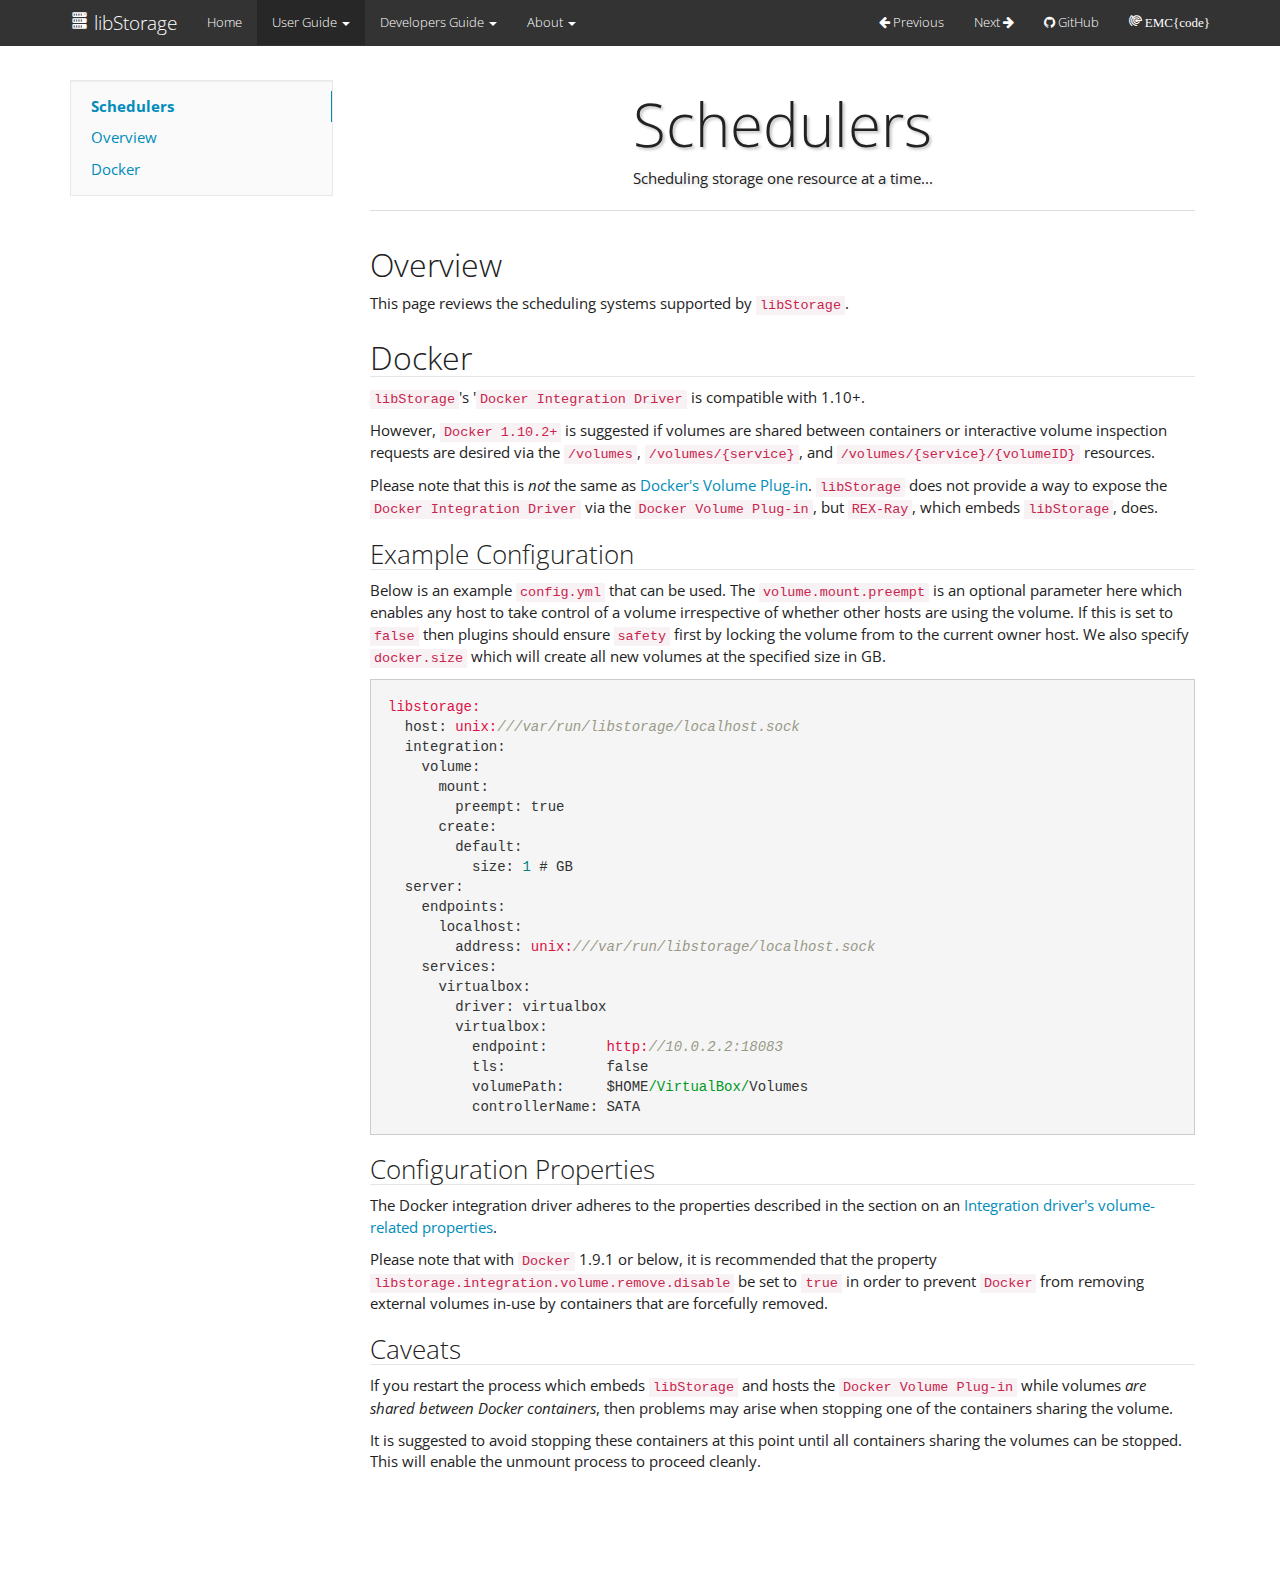
<file: user-guide/schedulers/index.html>
<!DOCTYPE html>
<html lang="en">
    <head>
        <meta charset="utf-8">
        <meta http-equiv="X-UA-Compatible" content="IE=edge">
        <meta name="viewport" content="width=device-width, initial-scale=1.0">
        
        
        <link rel="canonical" href="https://github.com/emccode/libstorage/user-guide/schedulers/">
        <link rel="shortcut icon" href="../../favicon.ico">
        

	<title>Schedulers - libStorage</title>

        <link href="../../css/bootstrap-custom.min.css" rel="stylesheet">
        <link href="../../css/font-awesome-4.0.3.css" rel="stylesheet">
        <link rel="stylesheet" href="../../css/highlight.css">
        <link href="../../css/base.css" rel="stylesheet">
        <link href="../../css/emccode-font.css" rel="stylesheet">
        <link href="../../css/hX.css" rel="stylesheet">

        <!-- HTML5 shim and Respond.js IE8 support of HTML5 elements and media queries -->
        <!--[if lt IE 9]>
            <script src="https://oss.maxcdn.com/libs/html5shiv/3.7.0/html5shiv.js"></script>
            <script src="https://oss.maxcdn.com/libs/respond.js/1.3.0/respond.min.js"></script>
        <![endif]-->

        

        <!-- scroll fix -->
        <script>
            //var shiftWindow = function() { scrollBy(0, -40) };
            //if (location.hash) shiftWindow();
            //window.addEventListener("hashchange", shiftWindow);
        </script>

    </head>

    <body>

        <div class="navbar navbar-default navbar-fixed-top" role="navigation">
    <div class="container">

        <!-- Collapsed navigation -->
        <div class="navbar-header">
            <!-- Expander button -->
            <button type="button" class="navbar-toggle" data-toggle="collapse" data-target=".navbar-collapse">
                <span class="sr-only">Toggle navigation</span>
                <span class="icon-bar"></span>
                <span class="icon-bar"></span>
                <span class="icon-bar"></span>
            </button>

            <!-- Main title -->
            <a class="navbar-brand" href="../..">
                <i class="fa icon-libstorage-logo"></i>
                libStorage
            </a>
        </div>

        <!-- Expanded navigation -->
        <div class="navbar-collapse collapse">
            <!-- Main navigation -->
            <ul class="nav navbar-nav">
            
            
                <li >
                    <a href="../..">Home</a>
                </li>
            
            
            
                <li class="dropdown active">
                    <a href="#" class="dropdown-toggle" data-toggle="dropdown">User Guide <b class="caret"></b></a>
                    <ul class="dropdown-menu">
                    
                        <li >
                            <a href="../config/">Configuration</a>
                        </li>
                    
                        <li >
                            <a href="../storage-providers/">Storage Providers</a>
                        </li>
                    
                        <li class="active">
                            <a href="./">Schedulers</a>
                        </li>
                    
                    </ul>
                </li>
                <!--
                smart menus
                <li><a href="#">User Guide <span class="caret"></span></a>
                    <ul class="dropdown-menu">
                    
                    
                        <li >
                            <a href="../config/">Configuration</a>
                        </li>
                    
                    
                    
                        <li >
                            <a href="../storage-providers/">Storage Providers</a>
                        </li>
                    
                    
                    
                        <li class="active">
                            <a href="./">Schedulers</a>
                        </li>
                    
                    
                    </ul>
                </li>
                -->
            
            
            
                <li class="dropdown">
                    <a href="#" class="dropdown-toggle" data-toggle="dropdown">Developers Guide <b class="caret"></b></a>
                    <ul class="dropdown-menu">
                    
                        <li >
                            <a href="../../dev-guide/project-guidelines/">Project Guidelines</a>
                        </li>
                    
                        <li >
                            <a href="../../dev-guide/build-reference/">Build Reference</a>
                        </li>
                    
                        <li >
                            <a href="../../dev-guide/release-process/">Release Process</a>
                        </li>
                    
                    </ul>
                </li>
                <!--
                smart menus
                <li><a href="#">Developers Guide <span class="caret"></span></a>
                    <ul class="dropdown-menu">
                    
                    
                        <li >
                            <a href="../../dev-guide/project-guidelines/">Project Guidelines</a>
                        </li>
                    
                    
                    
                        <li >
                            <a href="../../dev-guide/build-reference/">Build Reference</a>
                        </li>
                    
                    
                    
                        <li >
                            <a href="../../dev-guide/release-process/">Release Process</a>
                        </li>
                    
                    
                    </ul>
                </li>
                -->
            
            
            
                <li class="dropdown">
                    <a href="#" class="dropdown-toggle" data-toggle="dropdown">About <b class="caret"></b></a>
                    <ul class="dropdown-menu">
                    
                        <li >
                            <a href="../../about/contributing/">Contributing</a>
                        </li>
                    
                        <li >
                            <a href="../../about/license/">License</a>
                        </li>
                    
                        <li >
                            <a href="../../about/release-notes/">Release Notes</a>
                        </li>
                    
                    </ul>
                </li>
                <!--
                smart menus
                <li><a href="#">About <span class="caret"></span></a>
                    <ul class="dropdown-menu">
                    
                    
                        <li >
                            <a href="../../about/contributing/">Contributing</a>
                        </li>
                    
                    
                    
                        <li >
                            <a href="../../about/license/">License</a>
                        </li>
                    
                    
                    
                        <li >
                            <a href="../../about/release-notes/">Release Notes</a>
                        </li>
                    
                    
                    </ul>
                </li>
                -->
            
            
            </ul>

            <!-- Search, Navigation and Repo links -->
            <ul class="nav navbar-nav navbar-right">
                <li >
                    <a rel="next" href="../storage-providers/">
                        <i class="fa fa-arrow-left"></i> Previous
                    </a>
                </li>
                <li >
                    <a rel="prev" href="../../dev-guide/project-guidelines/">
                        Next <i class="fa fa-arrow-right"></i>
                    </a>
                </li>
                
                <li>
                    <a href="https://github.com/emccode/libstorage.git">
                        
                            <i class="fa fa-github"></i>
                        
                        GitHub
                    </a>
                </li>
                
                <li>
                    <a href="https://emccode.github.io">
                        <i class="fa icon-emccode-logo"></i>
                    </a>
                </li>
            </ul>
        </div>
    </div>
</div>
        <div class="container ">
            <div class="col-md-3"><div id="sidenav" class="bs-sidebar hidden-print affix well" role="complementary">
    <ul class="nav bs-sidenav">
    
        <li class="main active"><a href="#schedulers">Schedulers</a></li>
        
            <li><a href="#overview">Overview</a>
            
            </li>
        
            <li><a href="#docker">Docker</a>
            
                <ul class="nav nav-stacked">
                
                <li><a href="#example-configuration">Example Configuration</a><!--
                -->
                </li>
                
                <li><a href="#configuration-properties">Configuration Properties</a><!--
                -->
                </li>
                
                <li><a href="#caveats">Caveats</a><!--
                -->
                </li>
                
                </ul>
            
            </li>
        
    
    </ul>
</div></div>
            <div class="col-md-9" role="main">

<h1 id="schedulers">Schedulers</h1>
<p>Scheduling storage one resource at a time...</p>
<hr />
<h2 id="overview">Overview</h2>
<p>This page reviews the scheduling systems supported by <code>libStorage</code>.</p>
<h2 id="docker">Docker</h2>
<p><code>libStorage</code>'s '<code>Docker Integration Driver</code> is compatible with 1.10+.</p>
<p>However, <code>Docker 1.10.2+</code> is suggested if volumes are shared between containers
or interactive volume inspection requests are desired via the <code>/volumes</code>,
<code>/volumes/{service}</code>, and  <code>/volumes/{service}/{volumeID}</code> resources.</p>
<p>Please  note that this is <em>not</em> the same as
<a href="https://docs.docker.com/engine/extend/plugins_volume/">Docker's Volume Plug-in</a>.
<code>libStorage</code> does not provide a way to expose the <code>Docker Integration Driver</code>
via the <code>Docker Volume Plug-in</code>, but <code>REX-Ray</code>, which embeds <code>libStorage</code>,
does.</p>
<h3 id="example-configuration">Example Configuration</h3>
<p>Below is an example <code>config.yml</code> that can be used.  The <code>volume.mount.preempt</code>
is an optional parameter here which enables any host to take control of a
volume irrespective of whether other hosts are using the volume.  If this is
set to <code>false</code> then plugins should ensure <code>safety</code> first by locking the
volume from to the current owner host. We also specify <code>docker.size</code> which will
create all new volumes at the specified size in GB.</p>
<pre><code class="yaml">libstorage:
  host: unix:///var/run/libstorage/localhost.sock
  integration:
    volume:
      mount:
        preempt: true
      create:
        default:
          size: 1 # GB
  server:
    endpoints:
      localhost:
        address: unix:///var/run/libstorage/localhost.sock
    services:
      virtualbox:
        driver: virtualbox
        virtualbox:
          endpoint:       http://10.0.2.2:18083
          tls:            false
          volumePath:     $HOME/VirtualBox/Volumes
          controllerName: SATA
</code></pre>

<h3 id="configuration-properties">Configuration Properties</h3>
<p>The Docker integration driver adheres to the properties described in the
section on an
<a href="../config/#volume-properties">Integration driver's volume-related properties</a>.</p>
<p>Please note that with <code>Docker</code> 1.9.1 or below, it is recommended that the
property <code>libstorage.integration.volume.remove.disable</code> be set to <code>true</code> in
order to prevent <code>Docker</code> from removing external volumes in-use by containers
that are forcefully removed.</p>
<h3 id="caveats">Caveats</h3>
<p>If you restart the process which embeds <code>libStorage</code> and hosts the
<code>Docker Volume Plug-in</code> while volumes <em>are shared between Docker containers</em>,
then problems may arise when stopping one of the containers sharing the volume.</p>
<p>It is suggested to avoid stopping these containers at this point until all
containers sharing the volumes can be stopped. This will enable the unmount
process to proceed cleanly.</p></div>
        </div>

        <script src="../../js/jquery-1.10.2.min.js"></script>
        <script src="../../js/bootstrap-3.0.3.min.js"></script>
        <script src="../../js/highlight.pack.js"></script>
        <script src="../../js/base.js"></script>
        <!--
        <script src="../../.themes/yeti/js/base.js"></script>
        <script src="../../.themes/yeti/js/bootstrap-3.0.3.min.js"></script>
        <script src="../../.themes/yeti/js/highlight.pack.js"></script>
        <script src="../../.themes/yeti/js/jquery-1.10.2.min.js"></script>
        -->
    </body>

</html>
</file>
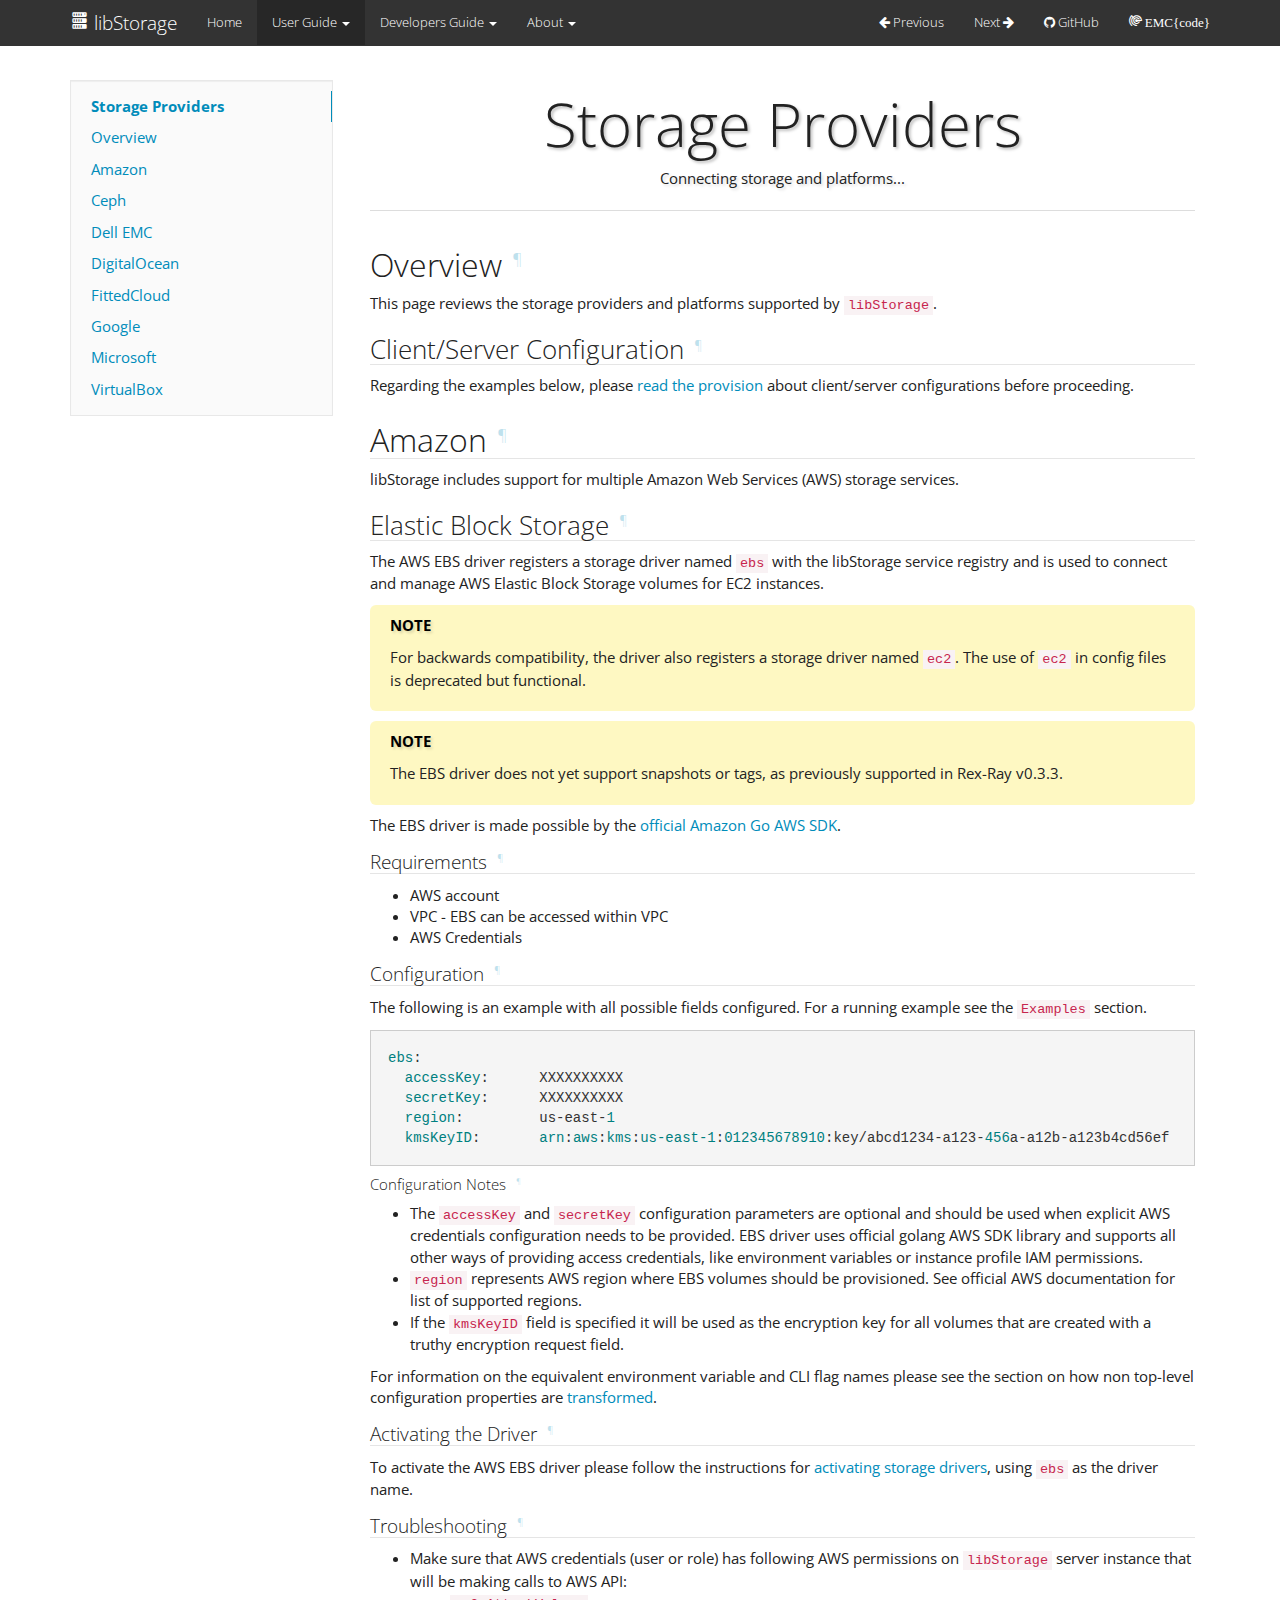
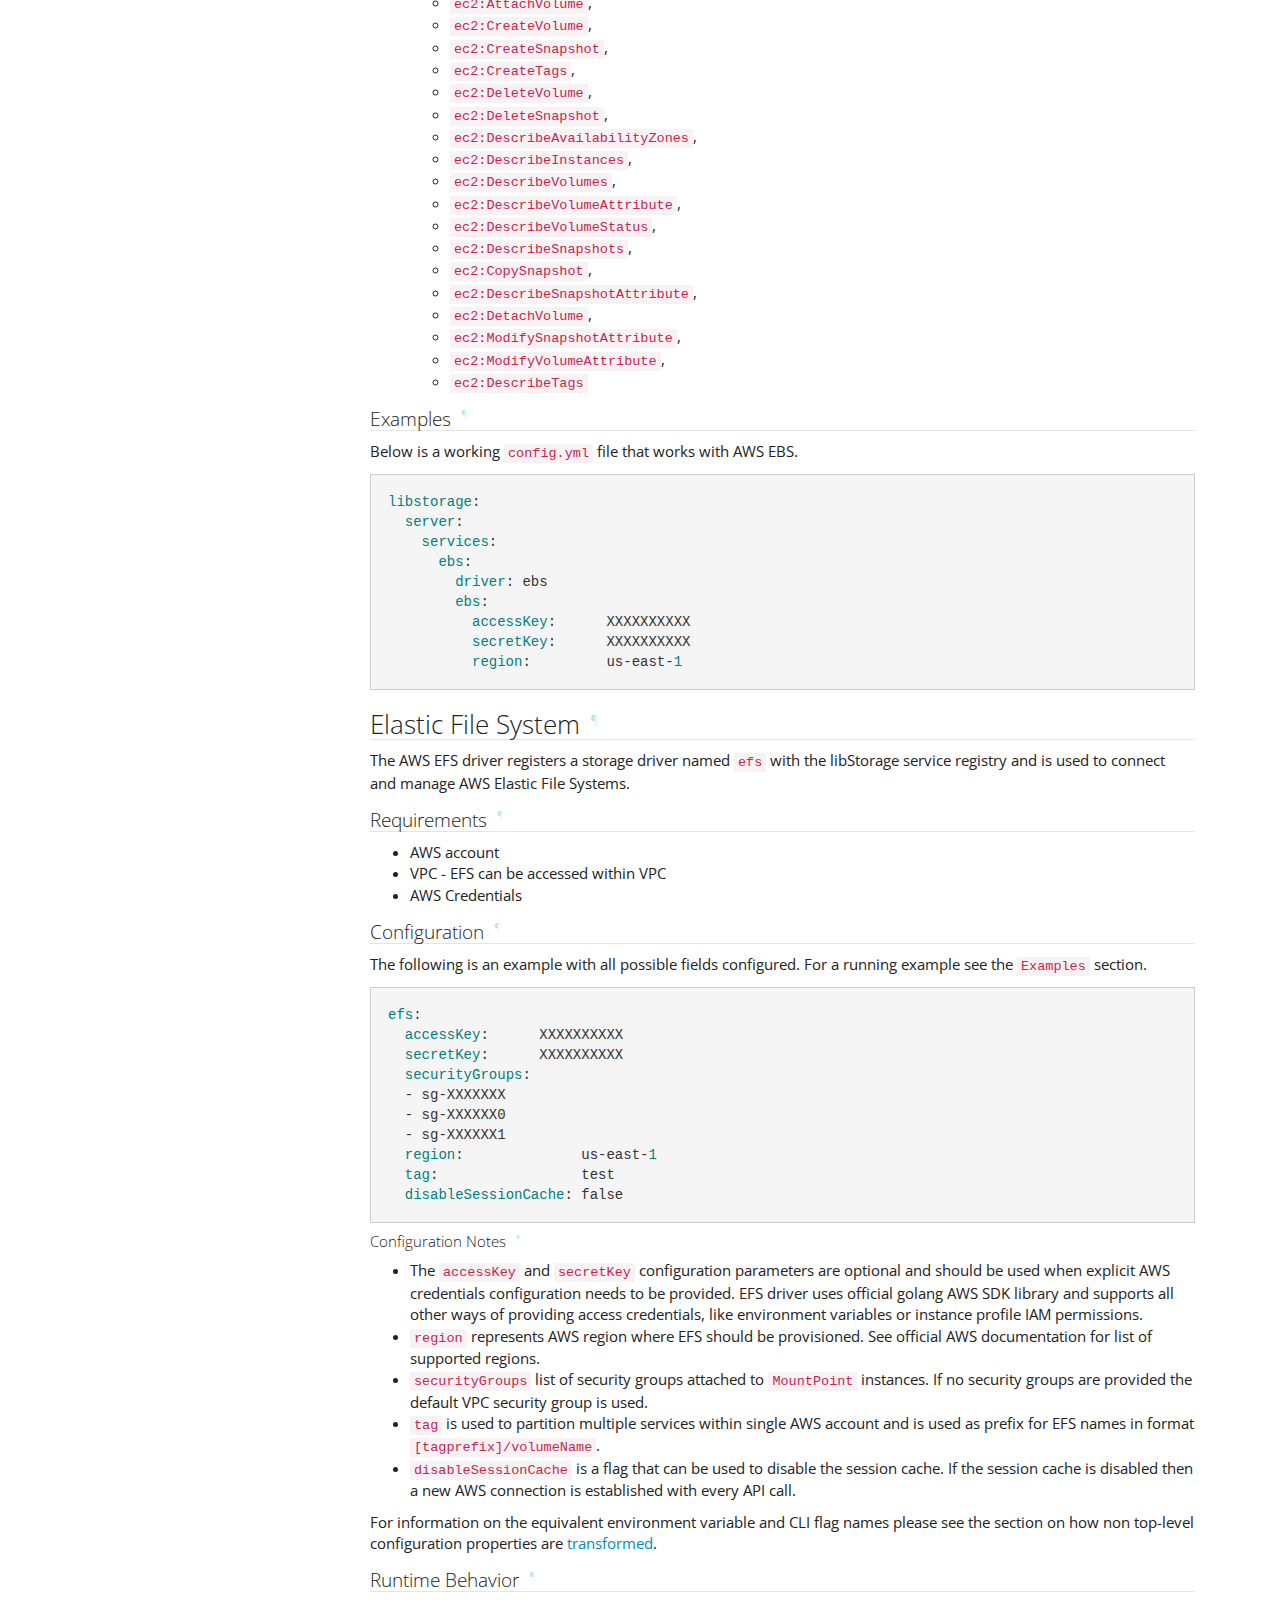
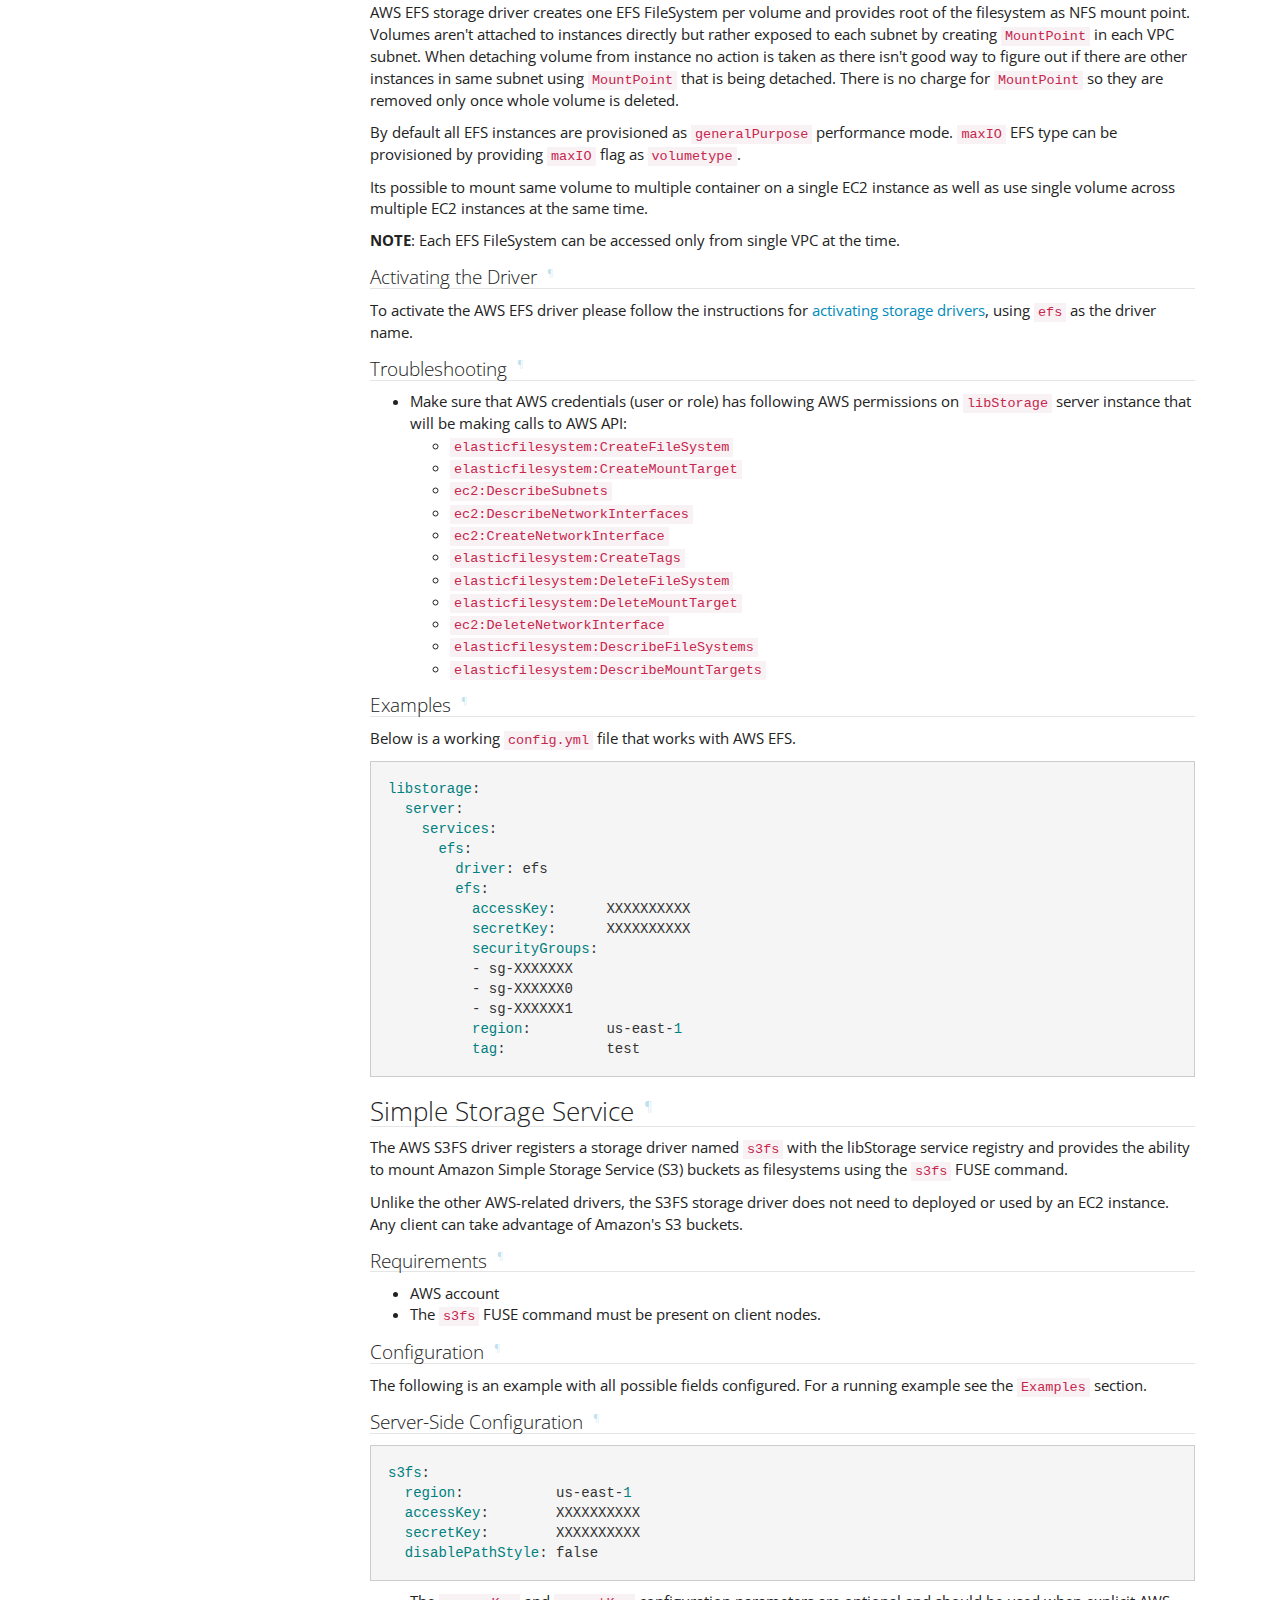
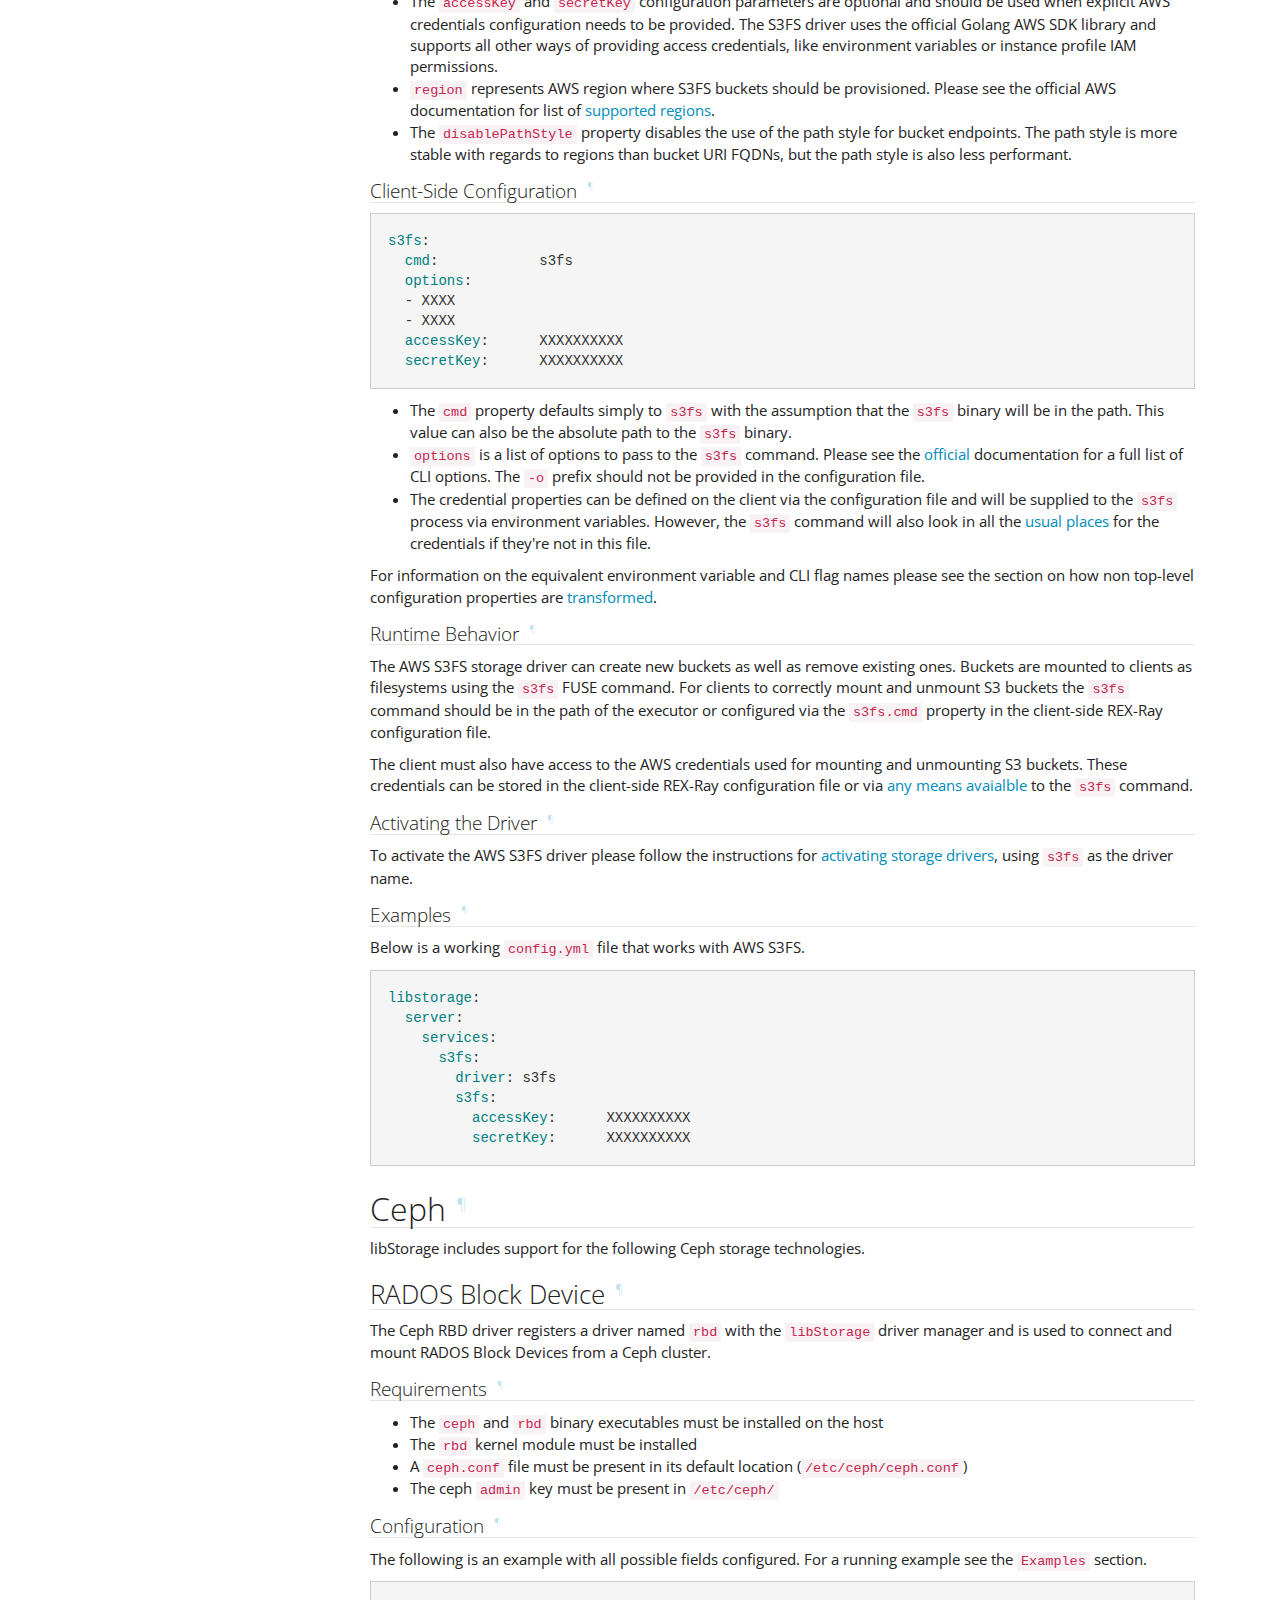
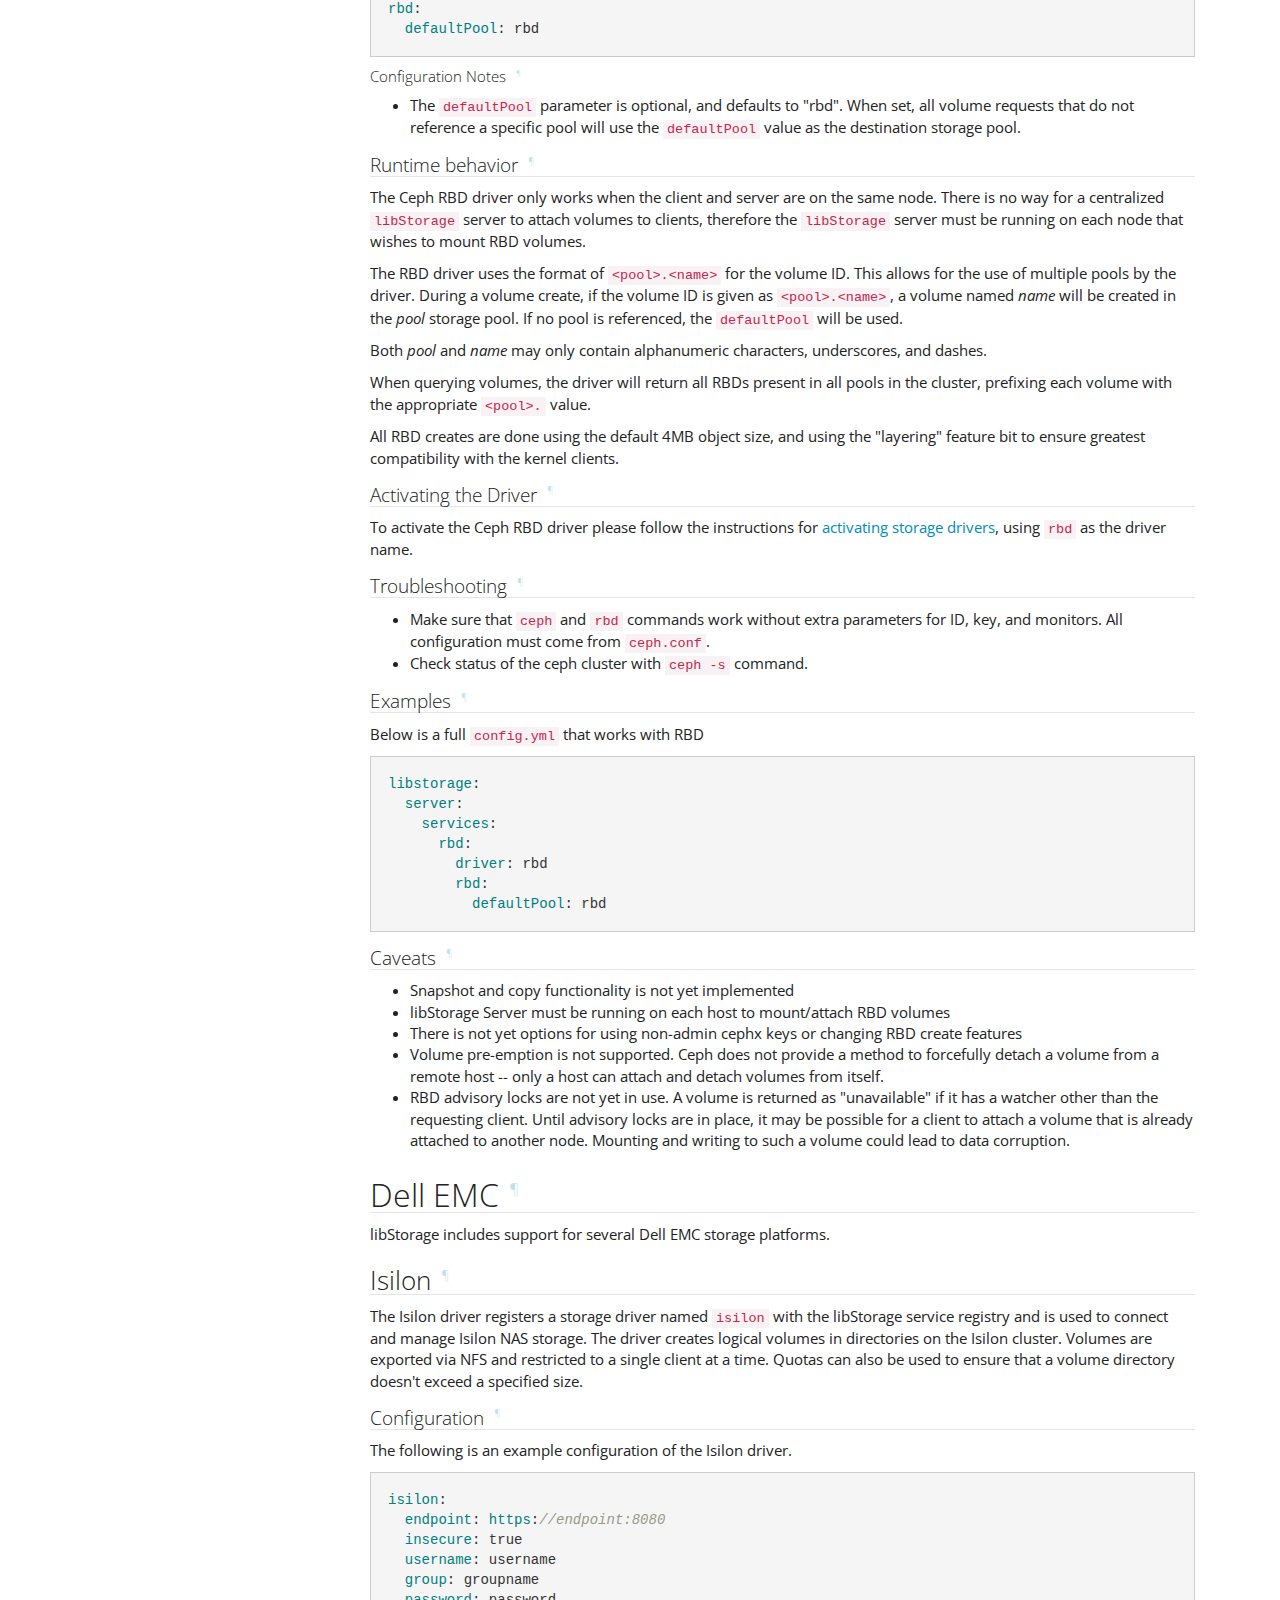
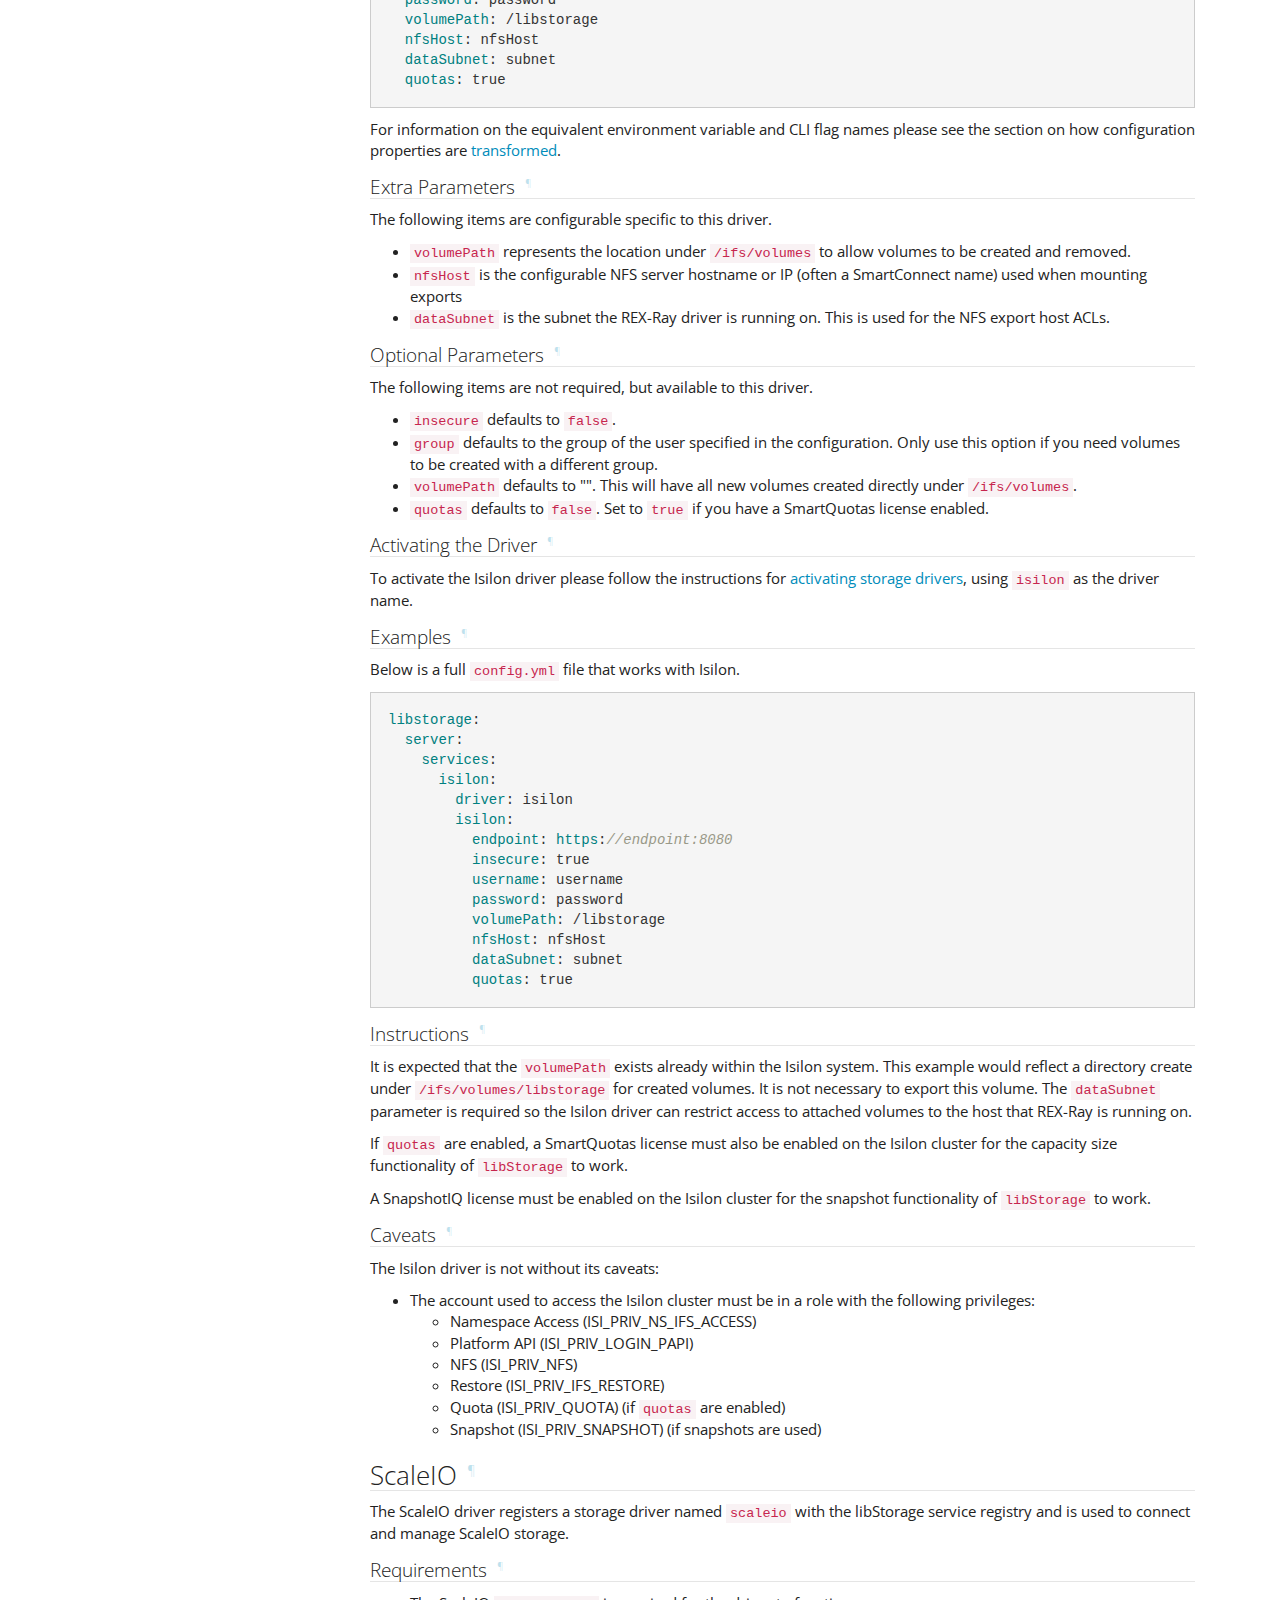
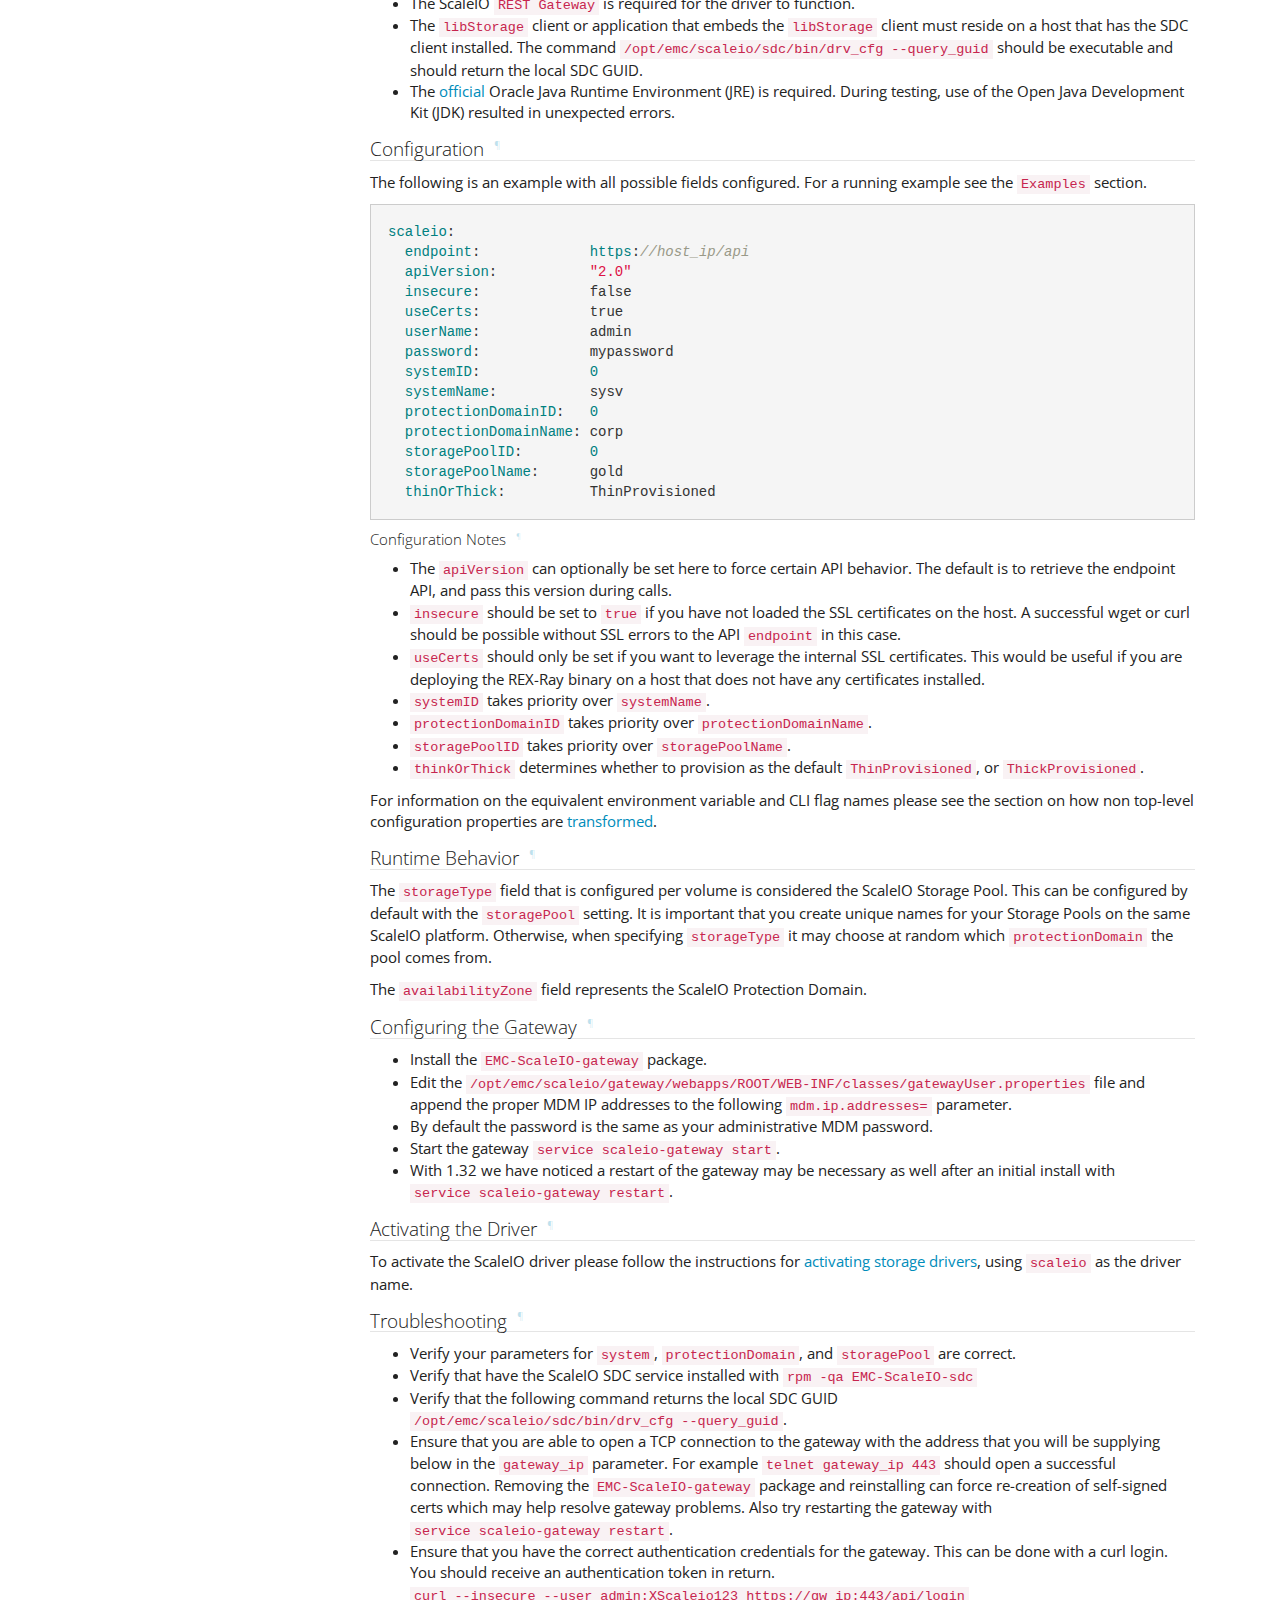
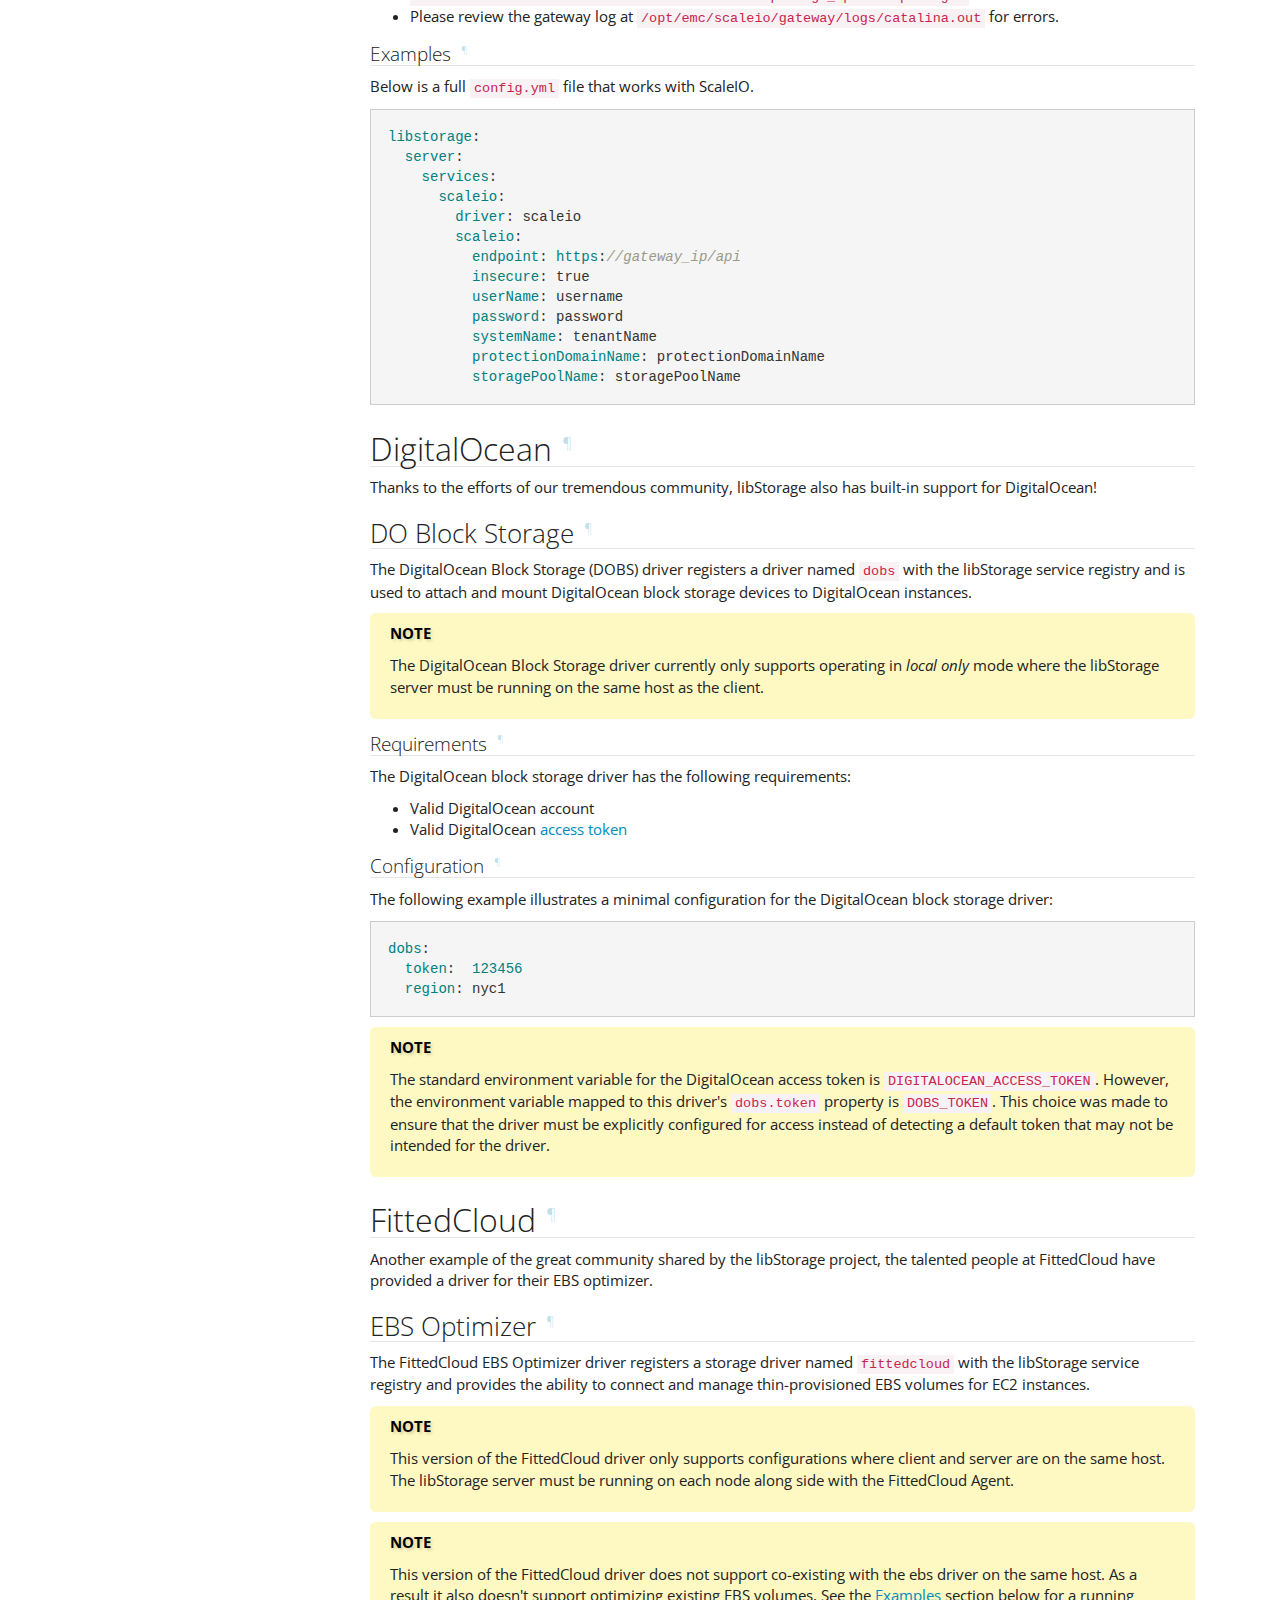
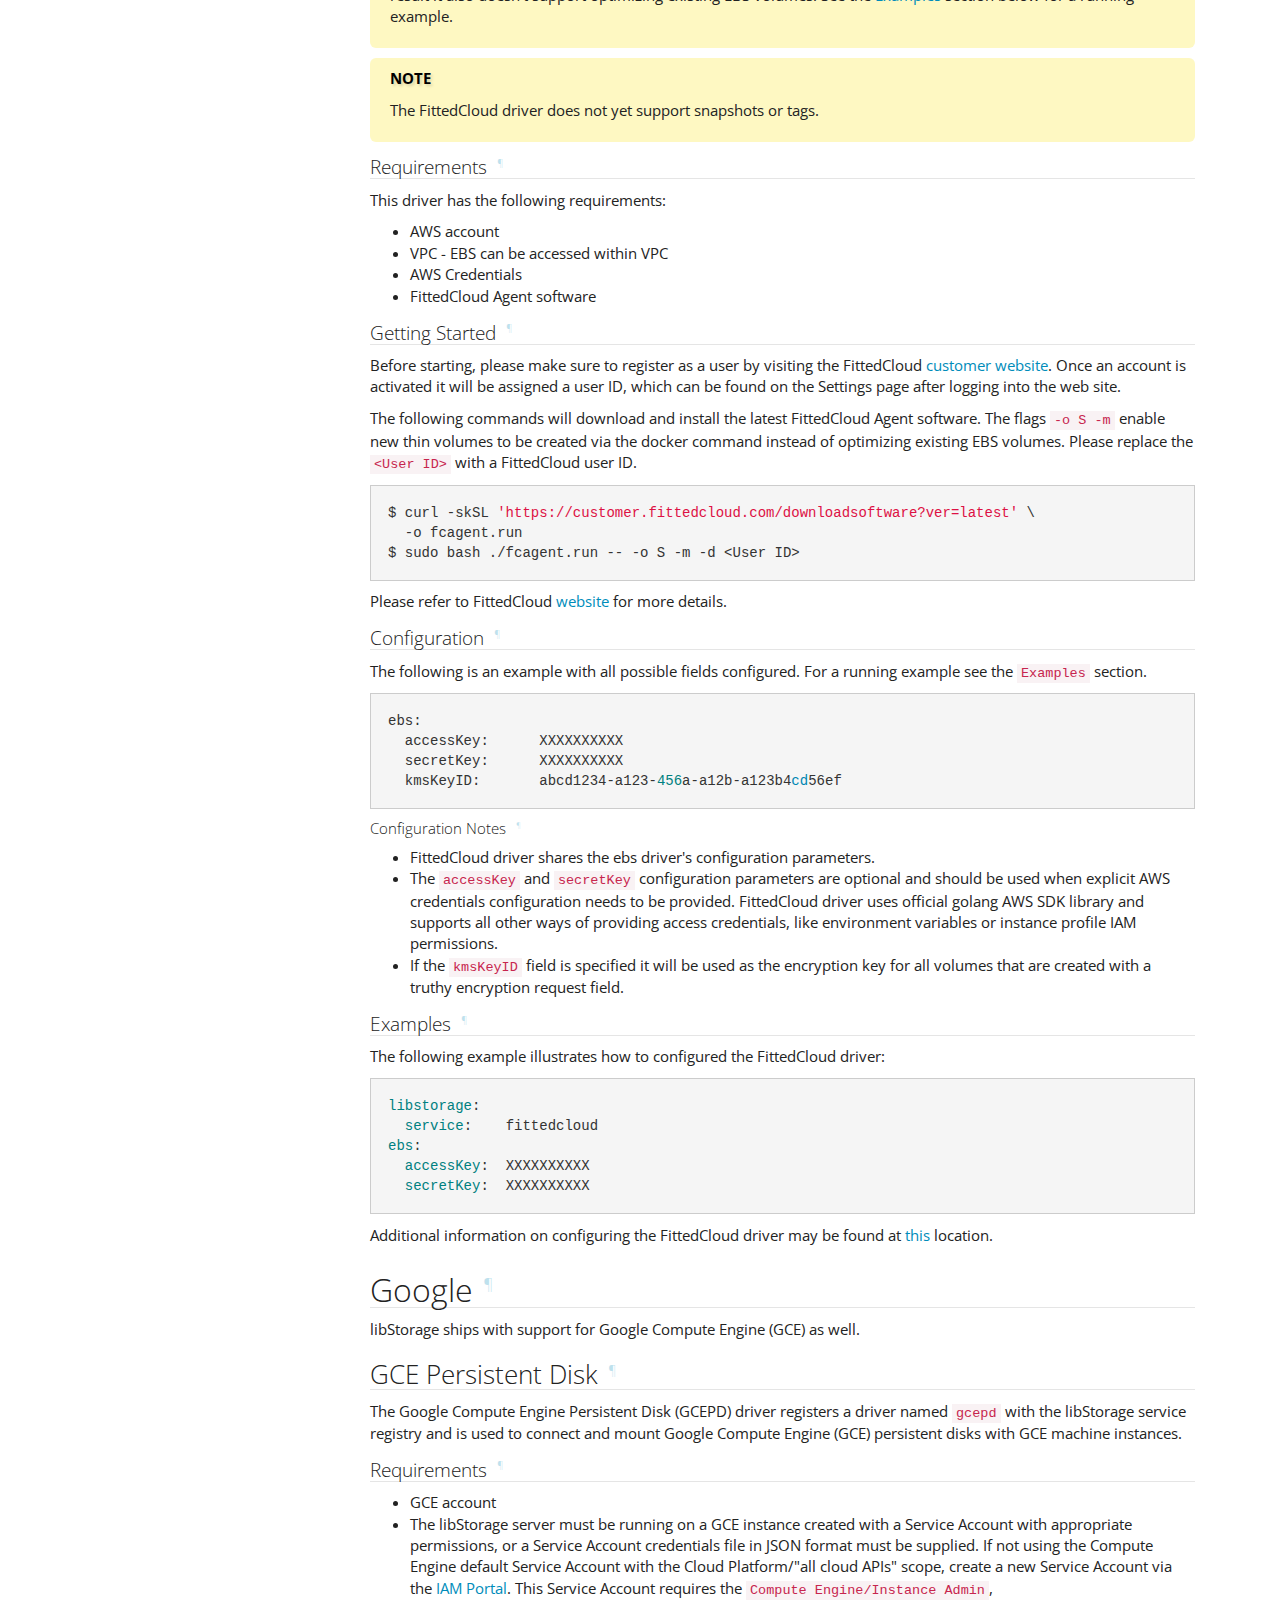
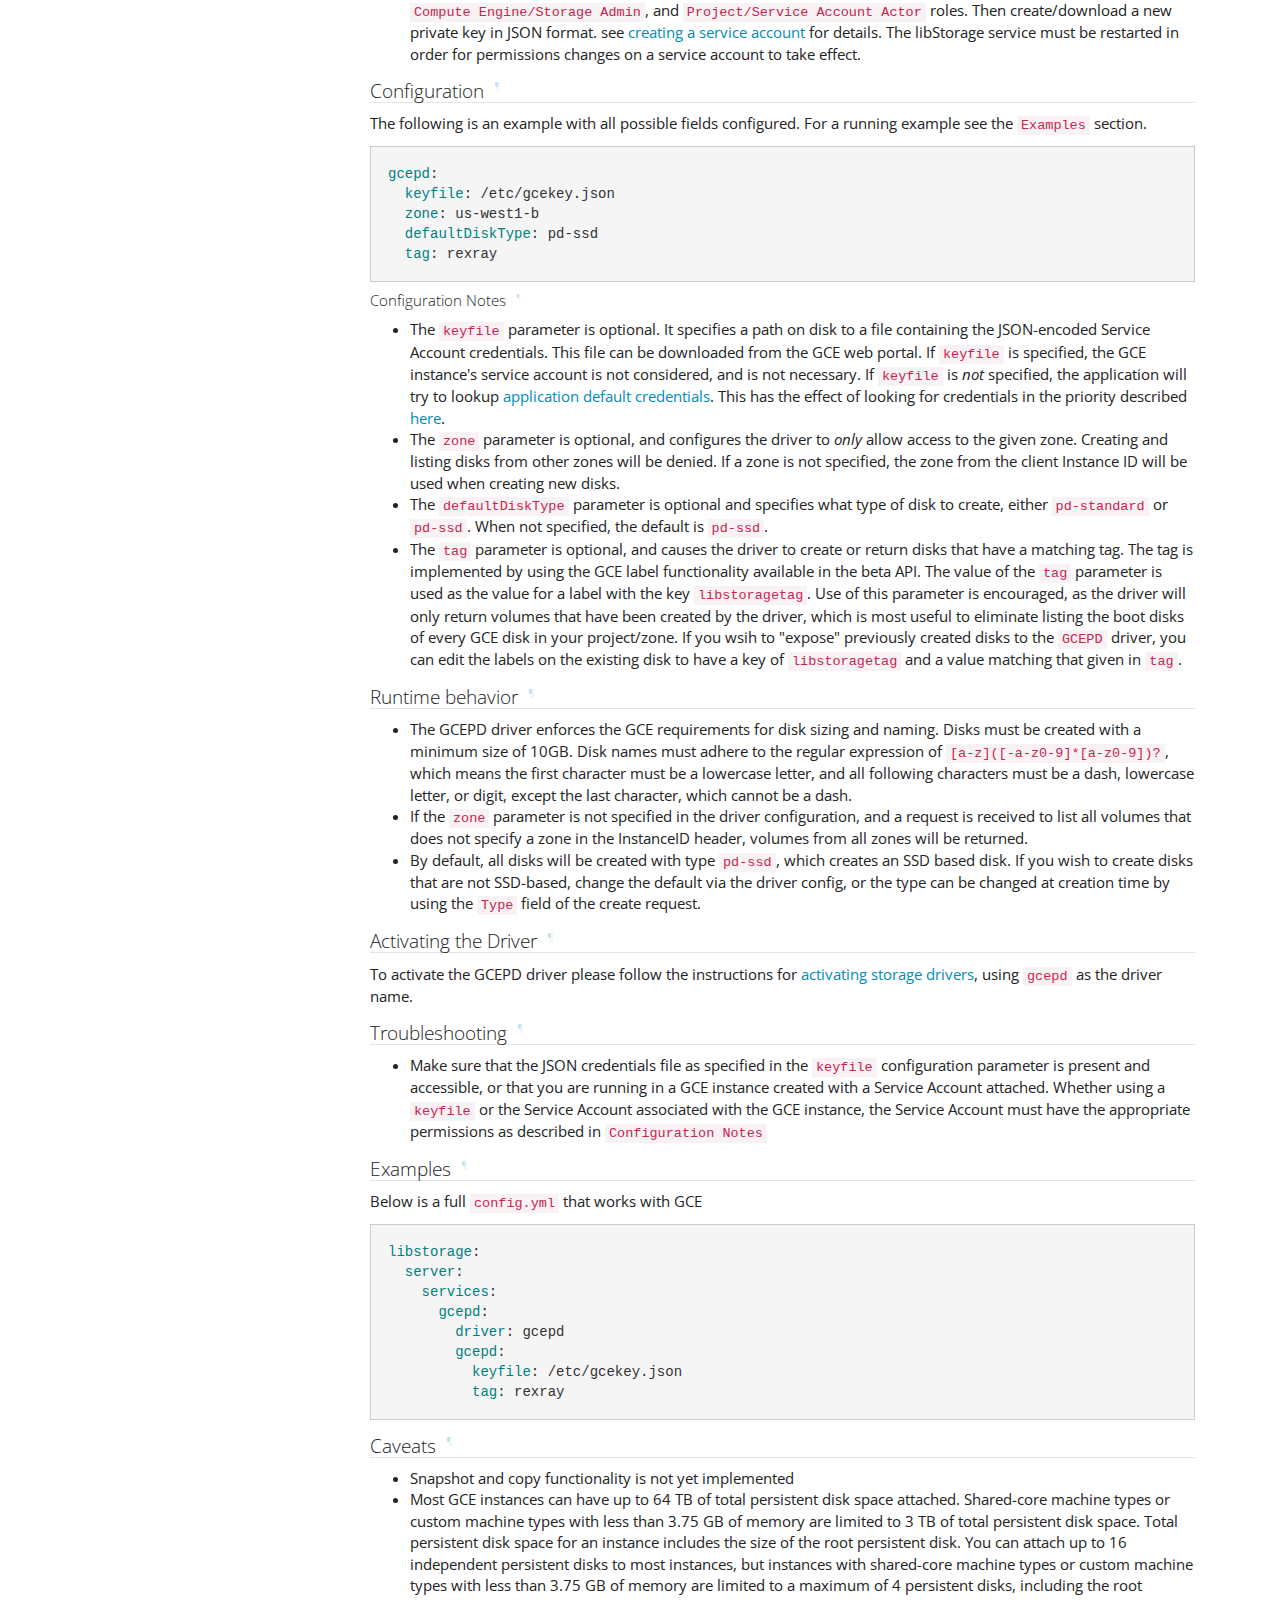
<file: user-guide/storage-providers/index.html>
<!DOCTYPE html>
<html lang="en">
    <head>
        <meta charset="utf-8">
        <meta http-equiv="X-UA-Compatible" content="IE=edge">
        <meta name="viewport" content="width=device-width, initial-scale=1.0">
        
        
        <link rel="canonical" href="https://github.com/codedellemc/libstorage/user-guide/storage-providers/">
        <link rel="shortcut icon" href="favicon.ico">
        

	<title>Storage Providers - libStorage</title>

        <link href="../../css/bootstrap-custom.min.css" rel="stylesheet">
        <link href="../../css/font-awesome-4.0.3.css" rel="stylesheet">
        <link rel="stylesheet" href="../../css/highlight.css">
        <link href="../../css/base.css" rel="stylesheet">
        <link href="../../css/emccode.css" rel="stylesheet">
        <link href="../../css/emccode-font.css" rel="stylesheet">
        <link href="../../css/hX.css" rel="stylesheet">

        <!-- HTML5 shim and Respond.js IE8 support of HTML5 elements and media queries -->
        <!--[if lt IE 9]>
            <script src="https://oss.maxcdn.com/libs/html5shiv/3.7.0/html5shiv.js"></script>
            <script src="https://oss.maxcdn.com/libs/respond.js/1.3.0/respond.min.js"></script>
        <![endif]-->

        

        <!-- scroll fix -->
        <script>
            //var shiftWindow = function() { scrollBy(0, -40) };
            //if (location.hash) shiftWindow();
            //window.addEventListener("hashchange", shiftWindow);
        </script>

    </head>

    <body>

        <div class="navbar navbar-default navbar-fixed-top" role="navigation">
    <div class="container">

        <!-- Collapsed navigation -->
        <div class="navbar-header">
            <!-- Expander button -->
            <button type="button" class="navbar-toggle" data-toggle="collapse" data-target=".navbar-collapse">
                <span class="sr-only">Toggle navigation</span>
                <span class="icon-bar"></span>
                <span class="icon-bar"></span>
                <span class="icon-bar"></span>
            </button>

            <!-- Main title -->
            <a class="navbar-brand" href="../..">
                <i class="fa icon-libstorage-logo"></i>
                libStorage
            </a>
        </div>

        <!-- Expanded navigation -->
        <div class="navbar-collapse collapse">
            <!-- Main navigation -->
            <ul class="nav navbar-nav">
            
            
                <li >
                    <a href="../..">Home</a>
                </li>
            
            
            
                <li class="dropdown active">
                    <a href="#" class="dropdown-toggle" data-toggle="dropdown">User Guide <b class="caret"></b></a>
                    <ul class="dropdown-menu">
                    
                        <li >
                            <a href="../config/">Configuration</a>
                        </li>
                    
                        <li class="active">
                            <a href="./">Storage Providers</a>
                        </li>
                    
                        <li >
                            <a href="../schedulers/">Schedulers</a>
                        </li>
                    
                    </ul>
                </li>
                <!--
                smart menus
                <li><a href="#">User Guide <span class="caret"></span></a>
                    <ul class="dropdown-menu">
                    
                    
                        <li >
                            <a href="../config/">Configuration</a>
                        </li>
                    
                    
                    
                        <li class="active">
                            <a href="./">Storage Providers</a>
                        </li>
                    
                    
                    
                        <li >
                            <a href="../schedulers/">Schedulers</a>
                        </li>
                    
                    
                    </ul>
                </li>
                -->
            
            
            
                <li class="dropdown">
                    <a href="#" class="dropdown-toggle" data-toggle="dropdown">Developers Guide <b class="caret"></b></a>
                    <ul class="dropdown-menu">
                    
                        <li >
                            <a href="../../dev-guide/project-guidelines/">Project Guidelines</a>
                        </li>
                    
                        <li >
                            <a href="../../dev-guide/build-reference/">Build Reference</a>
                        </li>
                    
                        <li >
                            <a href="../../dev-guide/release-process/">Release Process</a>
                        </li>
                    
                    </ul>
                </li>
                <!--
                smart menus
                <li><a href="#">Developers Guide <span class="caret"></span></a>
                    <ul class="dropdown-menu">
                    
                    
                        <li >
                            <a href="../../dev-guide/project-guidelines/">Project Guidelines</a>
                        </li>
                    
                    
                    
                        <li >
                            <a href="../../dev-guide/build-reference/">Build Reference</a>
                        </li>
                    
                    
                    
                        <li >
                            <a href="../../dev-guide/release-process/">Release Process</a>
                        </li>
                    
                    
                    </ul>
                </li>
                -->
            
            
            
                <li class="dropdown">
                    <a href="#" class="dropdown-toggle" data-toggle="dropdown">About <b class="caret"></b></a>
                    <ul class="dropdown-menu">
                    
                        <li >
                            <a href="../../about/contributing/">Contributing</a>
                        </li>
                    
                        <li >
                            <a href="../../about/license/">License</a>
                        </li>
                    
                        <li >
                            <a href="../../about/release-notes/">Release Notes</a>
                        </li>
                    
                    </ul>
                </li>
                <!--
                smart menus
                <li><a href="#">About <span class="caret"></span></a>
                    <ul class="dropdown-menu">
                    
                    
                        <li >
                            <a href="../../about/contributing/">Contributing</a>
                        </li>
                    
                    
                    
                        <li >
                            <a href="../../about/license/">License</a>
                        </li>
                    
                    
                    
                        <li >
                            <a href="../../about/release-notes/">Release Notes</a>
                        </li>
                    
                    
                    </ul>
                </li>
                -->
            
            
            </ul>

            <!-- Search, Navigation and Repo links -->
            <ul class="nav navbar-nav navbar-right">
                <li >
                    <a rel="next" href="../config/">
                        <i class="fa fa-arrow-left"></i> Previous
                    </a>
                </li>
                <li >
                    <a rel="prev" href="../schedulers/">
                        Next <i class="fa fa-arrow-right"></i>
                    </a>
                </li>
                
                <li>
                    <a href="https://github.com/codedellemc/libstorage.git">
                        
                            <i class="fa fa-github"></i>
                        
                        GitHub
                    </a>
                </li>
                
                <li>
                    <a href="https://emccode.github.io">
                        <i class="fa icon-emccode-logo"></i>
                    </a>
                </li>
            </ul>
        </div>
    </div>
</div>
        <div class="container ">
            <div class="col-md-3"><div id="sidenav" class="bs-sidebar hidden-print affix well" role="complementary">
    <ul class="nav bs-sidenav">
    
        <li class="main active"><a href="#storage-providers">Storage Providers</a></li>
        
            <li><a href="#overview">Overview</a>
            
                <ul class="nav nav-stacked">
                
                <li><a href="#clientserver-configuration">Client/Server Configuration</a><!--
                -->
                </li>
                
                </ul>
            
            </li>
        
            <li><a href="#amazon">Amazon</a>
            
                <ul class="nav nav-stacked">
                
                <li><a href="#elastic-block-storage">Elastic Block Storage</a><!--
                
                <ul class="nav nav-stacked">
                    
                    <li><a href="#requirements">Requirements</a></li>
                    
                    <li><a href="#configuration">Configuration</a></li>
                    
                    <li><a href="#activating-the-driver">Activating the Driver</a></li>
                    
                    <li><a href="#troubleshooting">Troubleshooting</a></li>
                    
                    <li><a href="#examples">Examples</a></li>
                    
                </ul>
                -->
                </li>
                
                <li><a href="#elastic-file-system">Elastic File System</a><!--
                
                <ul class="nav nav-stacked">
                    
                    <li><a href="#requirements_1">Requirements</a></li>
                    
                    <li><a href="#configuration_1">Configuration</a></li>
                    
                    <li><a href="#runtime-behavior">Runtime Behavior</a></li>
                    
                    <li><a href="#activating-the-driver_1">Activating the Driver</a></li>
                    
                    <li><a href="#troubleshooting_1">Troubleshooting</a></li>
                    
                    <li><a href="#examples_1">Examples</a></li>
                    
                </ul>
                -->
                </li>
                
                <li><a href="#simple-storage-service">Simple Storage Service</a><!--
                
                <ul class="nav nav-stacked">
                    
                    <li><a href="#requirements_2">Requirements</a></li>
                    
                    <li><a href="#configuration_2">Configuration</a></li>
                    
                    <li><a href="#server-side-configuration">Server-Side Configuration</a></li>
                    
                    <li><a href="#client-side-configuration">Client-Side Configuration</a></li>
                    
                    <li><a href="#runtime-behavior_1">Runtime Behavior</a></li>
                    
                    <li><a href="#activating-the-driver_2">Activating the Driver</a></li>
                    
                    <li><a href="#examples_2">Examples</a></li>
                    
                </ul>
                -->
                </li>
                
                </ul>
            
            </li>
        
            <li><a href="#ceph">Ceph</a>
            
                <ul class="nav nav-stacked">
                
                <li><a href="#rados-block-device">RADOS Block Device</a><!--
                
                <ul class="nav nav-stacked">
                    
                    <li><a href="#requirements_3">Requirements</a></li>
                    
                    <li><a href="#configuration_3">Configuration</a></li>
                    
                    <li><a href="#runtime-behavior_2">Runtime behavior</a></li>
                    
                    <li><a href="#activating-the-driver_3">Activating the Driver</a></li>
                    
                    <li><a href="#troubleshooting_2">Troubleshooting</a></li>
                    
                    <li><a href="#examples_3">Examples</a></li>
                    
                    <li><a href="#caveats">Caveats</a></li>
                    
                </ul>
                -->
                </li>
                
                </ul>
            
            </li>
        
            <li><a href="#dell-emc">Dell EMC</a>
            
                <ul class="nav nav-stacked">
                
                <li><a href="#isilon">Isilon</a><!--
                
                <ul class="nav nav-stacked">
                    
                    <li><a href="#configuration_4">Configuration</a></li>
                    
                    <li><a href="#extra-parameters">Extra Parameters</a></li>
                    
                    <li><a href="#optional-parameters">Optional Parameters</a></li>
                    
                    <li><a href="#activating-the-driver_4">Activating the Driver</a></li>
                    
                    <li><a href="#examples_4">Examples</a></li>
                    
                    <li><a href="#instructions">Instructions</a></li>
                    
                    <li><a href="#caveats_1">Caveats</a></li>
                    
                </ul>
                -->
                </li>
                
                <li><a href="#scaleio">ScaleIO</a><!--
                
                <ul class="nav nav-stacked">
                    
                    <li><a href="#requirements_4">Requirements</a></li>
                    
                    <li><a href="#configuration_5">Configuration</a></li>
                    
                    <li><a href="#runtime-behavior_3">Runtime Behavior</a></li>
                    
                    <li><a href="#configuring-the-gateway">Configuring the Gateway</a></li>
                    
                    <li><a href="#activating-the-driver_5">Activating the Driver</a></li>
                    
                    <li><a href="#troubleshooting_3">Troubleshooting</a></li>
                    
                    <li><a href="#examples_5">Examples</a></li>
                    
                </ul>
                -->
                </li>
                
                </ul>
            
            </li>
        
            <li><a href="#digitalocean">DigitalOcean</a>
            
                <ul class="nav nav-stacked">
                
                <li><a href="#do-block-storage">DO Block Storage</a><!--
                
                <ul class="nav nav-stacked">
                    
                    <li><a href="#requirements_5">Requirements</a></li>
                    
                    <li><a href="#configuration_6">Configuration</a></li>
                    
                </ul>
                -->
                </li>
                
                </ul>
            
            </li>
        
            <li><a href="#fittedcloud">FittedCloud</a>
            
                <ul class="nav nav-stacked">
                
                <li><a href="#ebs-optimizer">EBS Optimizer</a><!--
                
                <ul class="nav nav-stacked">
                    
                    <li><a href="#requirements_6">Requirements</a></li>
                    
                    <li><a href="#getting-started">Getting Started</a></li>
                    
                    <li><a href="#configuration_7">Configuration</a></li>
                    
                    <li><a href="#examples_6">Examples</a></li>
                    
                </ul>
                -->
                </li>
                
                </ul>
            
            </li>
        
            <li><a href="#google">Google</a>
            
                <ul class="nav nav-stacked">
                
                <li><a href="#gce-persistent-disk">GCE Persistent Disk</a><!--
                
                <ul class="nav nav-stacked">
                    
                    <li><a href="#requirements_7">Requirements</a></li>
                    
                    <li><a href="#configuration_8">Configuration</a></li>
                    
                    <li><a href="#runtime-behavior_4">Runtime behavior</a></li>
                    
                    <li><a href="#activating-the-driver_6">Activating the Driver</a></li>
                    
                    <li><a href="#troubleshooting_4">Troubleshooting</a></li>
                    
                    <li><a href="#examples_7">Examples</a></li>
                    
                    <li><a href="#caveats_2">Caveats</a></li>
                    
                </ul>
                -->
                </li>
                
                </ul>
            
            </li>
        
            <li><a href="#microsoft">Microsoft</a>
            
                <ul class="nav nav-stacked">
                
                <li><a href="#azure-unmanaged-disk">Azure Unmanaged Disk</a><!--
                
                <ul class="nav nav-stacked">
                    
                    <li><a href="#requirements_8">Requirements</a></li>
                    
                    <li><a href="#configuration_9">Configuration</a></li>
                    
                    <li><a href="#runtime-behavior_5">Runtime Behavior</a></li>
                    
                    <li><a href="#activating-the-driver_7">Activating the Driver</a></li>
                    
                    <li><a href="#troubleshooting_5">Troubleshooting</a></li>
                    
                    <li><a href="#examples_8">Examples</a></li>
                    
                    <li><a href="#caveats_3">Caveats</a></li>
                    
                </ul>
                -->
                </li>
                
                </ul>
            
            </li>
        
            <li><a href="#virtualbox">VirtualBox</a>
            
                <ul class="nav nav-stacked">
                
                <li><a href="#prerequisites">Prerequisites</a><!--
                -->
                </li>
                
                <li><a href="#configuration_10">Configuration</a><!--
                -->
                </li>
                
                <li><a href="#activating-the-driver_8">Activating the Driver</a><!--
                -->
                </li>
                
                <li><a href="#examples_9">Examples</a><!--
                -->
                </li>
                
                <li><a href="#caveats_4">Caveats</a><!--
                -->
                </li>
                
                </ul>
            
            </li>
        
    
    </ul>
</div></div>
            <div class="col-md-9" role="main">

<h1 id="storage-providers">Storage Providers<a class="headerlink" href="#storage-providers" title="Permanent link">&para;</a></h1>
<p>Connecting storage and platforms...</p>
<hr />
<h2 id="overview">Overview<a class="headerlink" href="#overview" title="Permanent link">&para;</a></h2>
<p>This page reviews the storage providers and platforms supported by <code>libStorage</code>.</p>
<h3 id="clientserver-configuration">Client/Server Configuration<a class="headerlink" href="#clientserver-configuration" title="Permanent link">&para;</a></h3>
<p>Regarding the examples below, please
<a href="../config/#clientserver-configuration">read the provision</a> about
client/server configurations before proceeding.</p>
<h2 id="amazon">Amazon<a class="headerlink" href="#amazon" title="Permanent link">&para;</a></h2>
<p>libStorage includes support for multiple Amazon Web Services (AWS) storage
services.</p>
<p><a class="headerlink hiddenanchor" name="aws-ebs"></a></p>
<h3 id="elastic-block-storage">Elastic Block Storage<a class="headerlink" href="#elastic-block-storage" title="Permanent link">&para;</a></h3>
<p>The AWS EBS driver registers a storage driver named <code>ebs</code> with the
libStorage service registry and is used to connect and manage AWS Elastic Block
Storage volumes for EC2 instances.</p>
<div class="admonition note">
<p class="admonition-title">Note</p>
<p>For backwards compatibility, the driver also registers a storage driver
named <code>ec2</code>. The use of <code>ec2</code> in config files is deprecated but functional.</p>
</div>
<div class="admonition note">
<p class="admonition-title">Note</p>
<p>The EBS driver does not yet support snapshots or tags, as previously supported
in Rex-Ray v0.3.3.</p>
</div>
<p>The EBS driver is made possible by the
<a href="https://github.com/aws/aws-sdk-go.git">official Amazon Go AWS SDK</a>.</p>
<h4 id="requirements">Requirements<a class="headerlink" href="#requirements" title="Permanent link">&para;</a></h4>
<ul>
<li>AWS account</li>
<li>VPC - EBS can be accessed within VPC</li>
<li>AWS Credentials</li>
</ul>
<h4 id="configuration">Configuration<a class="headerlink" href="#configuration" title="Permanent link">&para;</a></h4>
<p>The following is an example with all possible fields configured.  For a running
example see the <code>Examples</code> section.</p>
<pre><code class="yaml">ebs:
  accessKey:      XXXXXXXXXX
  secretKey:      XXXXXXXXXX
  region:         us-east-1
  kmsKeyID:       arn:aws:kms:us-east-1:012345678910:key/abcd1234-a123-456a-a12b-a123b4cd56ef
</code></pre>

<h5 id="configuration-notes">Configuration Notes<a class="headerlink" href="#configuration-notes" title="Permanent link">&para;</a></h5>
<ul>
<li>The <code>accessKey</code> and <code>secretKey</code> configuration parameters are optional and should
be used when explicit AWS credentials configuration needs to be provided. EBS driver
uses official golang AWS SDK library and supports all other ways of providing
access credentials, like environment variables or instance profile IAM permissions.</li>
<li><code>region</code> represents AWS region where EBS volumes should be provisioned.
See official AWS documentation for list of supported regions.
<!-- - <code>tag</code> is used to partition multiple services within single AWS account and is
used as prefix for EBS names in format <code>[tagprefix]/volumeName</code>. --></li>
<li>If the <code>kmsKeyID</code> field is specified it will be used as the encryption key for
all volumes that are created with a truthy encryption request field.</li>
</ul>
<p>For information on the equivalent environment variable and CLI flag names
please see the section on how non top-level configuration properties are
<a href="../config/#configuration-properties">transformed</a>.</p>
<!--### Volume tagging (optional)
By default, EBS driver has access to all volumes and snapshots defined in your
AWS account. Volume tagging gives you the ability to only include management of
volumes that have a specific `ec2 tag`. There is an optional `tag` key in
`ebs` configuration section to limit the access to and tagging that happens
for any new volumes or snapshots created. The objects will have a `ec2 tag`
called `libstroageSet` with a value defined by the configurable `tag`.

For example, if you had a set of hosts you can configure `libstorage` to tag them
with `prod`, `testing` or `development` each with its own set of volumes and
snapshots.

Volumes and snapshots that are accessed directly from `volumeID` can still be
controlled regardless of the `tag`. -->

<h4 id="activating-the-driver">Activating the Driver<a class="headerlink" href="#activating-the-driver" title="Permanent link">&para;</a></h4>
<p>To activate the AWS EBS driver please follow the instructions for
<a href="../config/#storage-drivers">activating storage drivers</a>,
using <code>ebs</code> as the driver name.</p>
<h4 id="troubleshooting">Troubleshooting<a class="headerlink" href="#troubleshooting" title="Permanent link">&para;</a></h4>
<ul>
<li>Make sure that AWS credentials (user or role) has following AWS permissions on
  <code>libStorage</code> server instance that will be making calls to AWS API:<ul>
<li><code>ec2:AttachVolume</code>,</li>
<li><code>ec2:CreateVolume</code>,</li>
<li><code>ec2:CreateSnapshot</code>,</li>
<li><code>ec2:CreateTags</code>,</li>
<li><code>ec2:DeleteVolume</code>,</li>
<li><code>ec2:DeleteSnapshot</code>,</li>
<li><code>ec2:DescribeAvailabilityZones</code>,</li>
<li><code>ec2:DescribeInstances</code>,</li>
<li><code>ec2:DescribeVolumes</code>,</li>
<li><code>ec2:DescribeVolumeAttribute</code>,</li>
<li><code>ec2:DescribeVolumeStatus</code>,</li>
<li><code>ec2:DescribeSnapshots</code>,</li>
<li><code>ec2:CopySnapshot</code>,</li>
<li><code>ec2:DescribeSnapshotAttribute</code>,</li>
<li><code>ec2:DetachVolume</code>,</li>
<li><code>ec2:ModifySnapshotAttribute</code>,</li>
<li><code>ec2:ModifyVolumeAttribute</code>,</li>
<li><code>ec2:DescribeTags</code></li>
</ul>
</li>
</ul>
<h4 id="examples">Examples<a class="headerlink" href="#examples" title="Permanent link">&para;</a></h4>
<p>Below is a working <code>config.yml</code> file that works with AWS EBS.</p>
<pre><code class="yaml">libstorage:
  server:
    services:
      ebs:
        driver: ebs
        ebs:
          accessKey:      XXXXXXXXXX
          secretKey:      XXXXXXXXXX
          region:         us-east-1
</code></pre>

<p><a class="headerlink hiddenanchor" name="aws-efs"></a></p>
<h3 id="elastic-file-system">Elastic File System<a class="headerlink" href="#elastic-file-system" title="Permanent link">&para;</a></h3>
<p>The AWS EFS driver registers a storage driver named <code>efs</code> with the
libStorage service registry and is used to connect and manage AWS Elastic File
Systems.</p>
<h4 id="requirements_1">Requirements<a class="headerlink" href="#requirements_1" title="Permanent link">&para;</a></h4>
<ul>
<li>AWS account</li>
<li>VPC - EFS can be accessed within VPC</li>
<li>AWS Credentials</li>
</ul>
<h4 id="configuration_1">Configuration<a class="headerlink" href="#configuration_1" title="Permanent link">&para;</a></h4>
<p>The following is an example with all possible fields configured.  For a running
example see the <code>Examples</code> section.</p>
<pre><code class="yaml">efs:
  accessKey:      XXXXXXXXXX
  secretKey:      XXXXXXXXXX
  securityGroups:
  - sg-XXXXXXX
  - sg-XXXXXX0
  - sg-XXXXXX1
  region:              us-east-1
  tag:                 test
  disableSessionCache: false
</code></pre>

<h5 id="configuration-notes_1">Configuration Notes<a class="headerlink" href="#configuration-notes_1" title="Permanent link">&para;</a></h5>
<ul>
<li>The <code>accessKey</code> and <code>secretKey</code> configuration parameters are optional and should
be used when explicit AWS credentials configuration needs to be provided. EFS driver
uses official golang AWS SDK library and supports all other ways of providing
access credentials, like environment variables or instance profile IAM permissions.</li>
<li><code>region</code> represents AWS region where EFS should be provisioned. See official AWS
documentation for list of supported regions.</li>
<li><code>securityGroups</code> list of security groups attached to <code>MountPoint</code> instances.
If no security groups are provided the default VPC security group is used.</li>
<li><code>tag</code> is used to partition multiple services within single AWS account and is
used as prefix for EFS names in format <code>[tagprefix]/volumeName</code>.</li>
<li><code>disableSessionCache</code> is a flag that can be used to disable the session cache.
If the session cache is disabled then a new AWS connection is established with
every API call.</li>
</ul>
<p>For information on the equivalent environment variable and CLI flag names
please see the section on how non top-level configuration properties are
<a href="../config/#configuration-properties">transformed</a>.</p>
<h4 id="runtime-behavior">Runtime Behavior<a class="headerlink" href="#runtime-behavior" title="Permanent link">&para;</a></h4>
<p>AWS EFS storage driver creates one EFS FileSystem per volume and provides root
of the filesystem as NFS mount point. Volumes aren't attached to instances
directly but rather exposed to each subnet by creating <code>MountPoint</code> in each VPC
subnet. When detaching volume from instance no action is taken as there isn't
good way to figure out if there are other instances in same subnet using
<code>MountPoint</code> that is being detached. There is no charge for <code>MountPoint</code>
so they are removed only once whole volume is deleted.</p>
<p>By default all EFS instances are provisioned as <code>generalPurpose</code> performance mode.
<code>maxIO</code> EFS type can be provisioned by providing <code>maxIO</code> flag as <code>volumetype</code>.</p>
<p>Its possible to mount same volume to multiple container on a single EC2 instance
as well as use single volume across multiple EC2 instances at the same time.</p>
<p><strong>NOTE</strong>: Each EFS FileSystem can be accessed only from single VPC at the time.</p>
<h4 id="activating-the-driver_1">Activating the Driver<a class="headerlink" href="#activating-the-driver_1" title="Permanent link">&para;</a></h4>
<p>To activate the AWS EFS driver please follow the instructions for
<a href="../config/#storage-drivers">activating storage drivers</a>,
using <code>efs</code> as the driver name.</p>
<h4 id="troubleshooting_1">Troubleshooting<a class="headerlink" href="#troubleshooting_1" title="Permanent link">&para;</a></h4>
<ul>
<li>Make sure that AWS credentials (user or role) has following AWS permissions on
  <code>libStorage</code> server instance that will be making calls to AWS API:<ul>
<li><code>elasticfilesystem:CreateFileSystem</code></li>
<li><code>elasticfilesystem:CreateMountTarget</code></li>
<li><code>ec2:DescribeSubnets</code></li>
<li><code>ec2:DescribeNetworkInterfaces</code></li>
<li><code>ec2:CreateNetworkInterface</code></li>
<li><code>elasticfilesystem:CreateTags</code></li>
<li><code>elasticfilesystem:DeleteFileSystem</code></li>
<li><code>elasticfilesystem:DeleteMountTarget</code></li>
<li><code>ec2:DeleteNetworkInterface</code></li>
<li><code>elasticfilesystem:DescribeFileSystems</code></li>
<li><code>elasticfilesystem:DescribeMountTargets</code></li>
</ul>
</li>
</ul>
<h4 id="examples_1">Examples<a class="headerlink" href="#examples_1" title="Permanent link">&para;</a></h4>
<p>Below is a working <code>config.yml</code> file that works with AWS EFS.</p>
<pre><code class="yaml">libstorage:
  server:
    services:
      efs:
        driver: efs
        efs:
          accessKey:      XXXXXXXXXX
          secretKey:      XXXXXXXXXX
          securityGroups:
          - sg-XXXXXXX
          - sg-XXXXXX0
          - sg-XXXXXX1
          region:         us-east-1
          tag:            test
</code></pre>

<p><a class="headerlink hiddenanchor" name="aws-s3fs"></a></p>
<h3 id="simple-storage-service">Simple Storage Service<a class="headerlink" href="#simple-storage-service" title="Permanent link">&para;</a></h3>
<p>The AWS S3FS driver registers a storage driver named <code>s3fs</code> with the
libStorage service registry and provides the ability to mount Amazon Simple
Storage Service (S3) buckets as filesystems using the
<a href="https://github.com/s3fs-fuse/s3fs-fuse"><code>s3fs</code></a> FUSE command.</p>
<p>Unlike the other AWS-related drivers, the S3FS storage driver does not need
to deployed or used by an EC2 instance. Any client can take advantage of
Amazon's S3 buckets.</p>
<h4 id="requirements_2">Requirements<a class="headerlink" href="#requirements_2" title="Permanent link">&para;</a></h4>
<ul>
<li>AWS account</li>
<li>The <a href="https://github.com/s3fs-fuse/s3fs-fuse"><code>s3fs</code></a> FUSE command must be
present on client nodes.</li>
</ul>
<h4 id="configuration_2">Configuration<a class="headerlink" href="#configuration_2" title="Permanent link">&para;</a></h4>
<p>The following is an example with all possible fields configured.  For a running
example see the <code>Examples</code> section.</p>
<h4 id="server-side-configuration">Server-Side Configuration<a class="headerlink" href="#server-side-configuration" title="Permanent link">&para;</a></h4>
<pre><code class="yaml">s3fs:
  region:           us-east-1
  accessKey:        XXXXXXXXXX
  secretKey:        XXXXXXXXXX
  disablePathStyle: false
</code></pre>

<ul>
<li>The <code>accessKey</code> and <code>secretKey</code> configuration parameters are optional and
should be used when explicit AWS credentials configuration needs to be provided.
The S3FS driver uses the official Golang AWS SDK library and supports all other
ways of  providing access credentials, like environment variables or instance
profile IAM permissions.</li>
<li><code>region</code> represents AWS region where S3FS buckets should be provisioned.
Please see the official AWS documentation for list of
<a href="http://docs.aws.amazon.com/general/latest/gr/rande.html#s3_region">supported regions</a>.</li>
<li>The <code>disablePathStyle</code> property disables the use of the path style for
bucket endpoints. The path style is more stable with regards to regions
than bucket URI FQDNs, but the path style is also less performant.</li>
</ul>
<h4 id="client-side-configuration">Client-Side Configuration<a class="headerlink" href="#client-side-configuration" title="Permanent link">&para;</a></h4>
<pre><code class="yaml">s3fs:
  cmd:            s3fs
  options:
  - XXXX
  - XXXX
  accessKey:      XXXXXXXXXX
  secretKey:      XXXXXXXXXX
</code></pre>

<ul>
<li>The <code>cmd</code> property defaults simply to <code>s3fs</code> with the assumption that the
<code>s3fs</code> binary will be in the path. This value can also be the absolute path
to the <code>s3fs</code> binary.</li>
<li><code>options</code> is a list of options to pass to the <code>s3fs</code> command. Please see the
<a href="https://github.com/s3fs-fuse/s3fs-fuse/wiki/Fuse-Over-Amazon">official</a>
documentation for a full list of CLI options. The <code>-o</code> prefix should not be
provided in the configuration file.</li>
<li>The credential properties can be defined on the client via the configuration
file and will be supplied to the <code>s3fs</code> process via environment variables.
However, the <code>s3fs</code> command will also look in all the
<a href="https://github.com/s3fs-fuse/s3fs-fuse/wiki/Fuse-Over-Amazon">usual places</a>
for the credentials if they're not in this file.</li>
</ul>
<p>For information on the equivalent environment variable and CLI flag names
please see the section on how non top-level configuration properties are
<a href="../config/#configuration-properties">transformed</a>.</p>
<h4 id="runtime-behavior_1">Runtime Behavior<a class="headerlink" href="#runtime-behavior_1" title="Permanent link">&para;</a></h4>
<p>The AWS S3FS storage driver can create new buckets as well as remove existing
ones. Buckets are mounted to clients as filesystems using the
<a href="https://github.com/s3fs-fuse/s3fs-fuse"><code>s3fs</code></a> FUSE command. For clients
to correctly mount and unmount S3 buckets the <code>s3fs</code> command should be in
the path of the executor or configured via the <code>s3fs.cmd</code> property in the
client-side REX-Ray configuration file.</p>
<p>The client must also have access to the AWS credentials used for mounting and
unmounting S3 buckets. These credentials can be stored in the client-side
REX-Ray configuration file or via
<a href="https://github.com/s3fs-fuse/s3fs-fuse/wiki/Fuse-Over-Amazon">any means avaialble</a>
to the <code>s3fs</code> command.</p>
<h4 id="activating-the-driver_2">Activating the Driver<a class="headerlink" href="#activating-the-driver_2" title="Permanent link">&para;</a></h4>
<p>To activate the AWS S3FS driver please follow the instructions for
<a href="../config/#storage-drivers">activating storage drivers</a>,
using <code>s3fs</code> as the driver name.</p>
<h4 id="examples_2">Examples<a class="headerlink" href="#examples_2" title="Permanent link">&para;</a></h4>
<p>Below is a working <code>config.yml</code> file that works with AWS S3FS.</p>
<pre><code class="yaml">libstorage:
  server:
    services:
      s3fs:
        driver: s3fs
        s3fs:
          accessKey:      XXXXXXXXXX
          secretKey:      XXXXXXXXXX
</code></pre>

<h2 id="ceph">Ceph<a class="headerlink" href="#ceph" title="Permanent link">&para;</a></h2>
<p>libStorage includes support for the following Ceph storage technologies.</p>
<p><a class="headerlink hiddenanchor" name="ceph-rbd"></a></p>
<h3 id="rados-block-device">RADOS Block Device<a class="headerlink" href="#rados-block-device" title="Permanent link">&para;</a></h3>
<p>The Ceph RBD driver registers a driver named <code>rbd</code> with the <code>libStorage</code> driver
manager and is used to connect and mount RADOS Block Devices from a Ceph
cluster.</p>
<h4 id="requirements_3">Requirements<a class="headerlink" href="#requirements_3" title="Permanent link">&para;</a></h4>
<ul>
<li>The <code>ceph</code> and <code>rbd</code> binary executables must be installed on the host</li>
<li>The <code>rbd</code> kernel module must be installed</li>
<li>A <code>ceph.conf</code> file must be present in its default location
  (<code>/etc/ceph/ceph.conf</code>)</li>
<li>The ceph <code>admin</code> key must be present in <code>/etc/ceph/</code></li>
</ul>
<h4 id="configuration_3">Configuration<a class="headerlink" href="#configuration_3" title="Permanent link">&para;</a></h4>
<p>The following is an example with all possible fields configured. For a running
example see the <code>Examples</code> section.</p>
<pre><code class="yaml">rbd:
  defaultPool: rbd
</code></pre>

<h5 id="configuration-notes_2">Configuration Notes<a class="headerlink" href="#configuration-notes_2" title="Permanent link">&para;</a></h5>
<ul>
<li>The <code>defaultPool</code> parameter is optional, and defaults to "rbd". When set, all
  volume requests that do not reference a specific pool will use the
  <code>defaultPool</code> value as the destination storage pool.</li>
</ul>
<h4 id="runtime-behavior_2">Runtime behavior<a class="headerlink" href="#runtime-behavior_2" title="Permanent link">&para;</a></h4>
<p>The Ceph RBD driver only works when the client and server are on the same node.
There is no way for a centralized <code>libStorage</code> server to attach volumes to
clients, therefore the <code>libStorage</code> server must be running on each node that
wishes to mount RBD volumes.</p>
<p>The RBD driver uses the format of <code>&lt;pool&gt;.&lt;name&gt;</code> for the volume ID. This allows
for the use of multiple pools by the driver. During a volume create, if the
volume ID is given as <code>&lt;pool&gt;.&lt;name&gt;</code>, a volume named <em>name</em> will be created in
the <em>pool</em> storage pool. If no pool is referenced, the <code>defaultPool</code> will be
used.</p>
<p>Both <em>pool</em> and <em>name</em> may only contain alphanumeric characters, underscores,
and dashes.</p>
<p>When querying volumes, the driver will return all RBDs present in all pools in
the cluster, prefixing each volume with the appropriate <code>&lt;pool&gt;.</code> value.</p>
<p>All RBD creates are done using the default 4MB object size, and using the
"layering" feature bit to ensure greatest compatibility with the kernel clients.</p>
<h4 id="activating-the-driver_3">Activating the Driver<a class="headerlink" href="#activating-the-driver_3" title="Permanent link">&para;</a></h4>
<p>To activate the Ceph RBD driver please follow the instructions for
<a href="../config/#storage-drivers">activating storage drivers</a>, using <code>rbd</code> as the
driver name.</p>
<h4 id="troubleshooting_2">Troubleshooting<a class="headerlink" href="#troubleshooting_2" title="Permanent link">&para;</a></h4>
<ul>
<li>Make sure that <code>ceph</code> and <code>rbd</code> commands work without extra parameters for
  ID, key, and monitors. All configuration must come from <code>ceph.conf</code>.</li>
<li>Check status of the ceph cluster with <code>ceph -s</code> command.</li>
</ul>
<h4 id="examples_3">Examples<a class="headerlink" href="#examples_3" title="Permanent link">&para;</a></h4>
<p>Below is a full <code>config.yml</code> that works with RBD</p>
<pre><code class="yaml">libstorage:
  server:
    services:
      rbd:
        driver: rbd
        rbd:
          defaultPool: rbd
</code></pre>

<h4 id="caveats">Caveats<a class="headerlink" href="#caveats" title="Permanent link">&para;</a></h4>
<ul>
<li>Snapshot and copy functionality is not yet implemented</li>
<li>libStorage Server must be running on each host to mount/attach RBD volumes</li>
<li>There is not yet options for using non-admin cephx keys or changing RBD create
  features</li>
<li>Volume pre-emption is not supported. Ceph does not provide a method to
  forcefully detach a volume from a remote host -- only a host can attach and
  detach volumes from itself.</li>
<li>RBD advisory locks are not yet in use. A volume is returned as "unavailable"
  if it has a watcher other than the requesting client. Until advisory locks are
  in place, it may be possible for a client to attach a volume that is already
  attached to another node. Mounting and writing to such a volume could lead to
  data corruption.</li>
</ul>
<h2 id="dell-emc">Dell EMC<a class="headerlink" href="#dell-emc" title="Permanent link">&para;</a></h2>
<p>libStorage includes support for several Dell EMC storage platforms.</p>
<p><a class="headerlink hiddenanchor" name="dell-emc-isilon"></a></p>
<h3 id="isilon">Isilon<a class="headerlink" href="#isilon" title="Permanent link">&para;</a></h3>
<p>The Isilon driver registers a storage driver named <code>isilon</code> with the
libStorage service registry and is used to connect and manage Isilon NAS
storage. The driver creates logical volumes in directories on the Isilon
cluster. Volumes are exported via NFS and restricted to a single client at a
time. Quotas can also be used to ensure that a volume directory doesn't exceed
a specified size.</p>
<h4 id="configuration_4">Configuration<a class="headerlink" href="#configuration_4" title="Permanent link">&para;</a></h4>
<p>The following is an example configuration of the Isilon driver.</p>
<pre><code class="yaml">isilon:
  endpoint: https://endpoint:8080
  insecure: true
  username: username
  group: groupname
  password: password
  volumePath: /libstorage
  nfsHost: nfsHost
  dataSubnet: subnet
  quotas: true
</code></pre>

<p>For information on the equivalent environment variable and CLI flag names
please see the section on how configuration properties are
<a href="../config/#configuration-properties">transformed</a>.</p>
<h4 id="extra-parameters">Extra Parameters<a class="headerlink" href="#extra-parameters" title="Permanent link">&para;</a></h4>
<p>The following items are configurable specific to this driver.</p>
<ul>
<li><code>volumePath</code> represents the location under <code>/ifs/volumes</code> to allow volumes to
   be created and removed.</li>
<li><code>nfsHost</code> is the configurable NFS server hostname or IP (often a
   SmartConnect name) used when mounting exports</li>
<li><code>dataSubnet</code> is the subnet the REX-Ray driver is running on. This is used
   for the NFS export host ACLs.</li>
</ul>
<h4 id="optional-parameters">Optional Parameters<a class="headerlink" href="#optional-parameters" title="Permanent link">&para;</a></h4>
<p>The following items are not required, but available to this driver.</p>
<ul>
<li><code>insecure</code> defaults to <code>false</code>.</li>
<li><code>group</code> defaults to the group of the user specified in the configuration.
   Only use this option if you need volumes to be created with a different
   group.</li>
<li><code>volumePath</code> defaults to "". This will have all new volumes created directly
   under <code>/ifs/volumes</code>.</li>
<li><code>quotas</code> defaults to <code>false</code>. Set to <code>true</code> if you have a SmartQuotas
   license enabled.</li>
</ul>
<h4 id="activating-the-driver_4">Activating the Driver<a class="headerlink" href="#activating-the-driver_4" title="Permanent link">&para;</a></h4>
<p>To activate the Isilon driver please follow the instructions for
<a href="../config/#storage-drivers">activating storage drivers</a>,
using <code>isilon</code> as the driver name.</p>
<h4 id="examples_4">Examples<a class="headerlink" href="#examples_4" title="Permanent link">&para;</a></h4>
<p>Below is a full <code>config.yml</code> file that works with Isilon.</p>
<pre><code class="yaml">libstorage:
  server:
    services:
      isilon:
        driver: isilon
        isilon:
          endpoint: https://endpoint:8080
          insecure: true
          username: username
          password: password
          volumePath: /libstorage
          nfsHost: nfsHost
          dataSubnet: subnet
          quotas: true
</code></pre>

<h4 id="instructions">Instructions<a class="headerlink" href="#instructions" title="Permanent link">&para;</a></h4>
<p>It is expected that the <code>volumePath</code> exists already within the Isilon system.
This example would reflect a directory create under <code>/ifs/volumes/libstorage</code>
for created volumes. It is not necessary to export this volume. The <code>dataSubnet</code>
parameter is required so the Isilon driver can restrict access to attached
volumes to the host that REX-Ray is running on.</p>
<p>If <code>quotas</code> are enabled, a SmartQuotas license must also be enabled on the
Isilon cluster for the capacity size functionality of <code>libStorage</code> to work.</p>
<p>A SnapshotIQ license must be enabled on the Isilon cluster for the snapshot
functionality of <code>libStorage</code> to work.</p>
<h4 id="caveats_1">Caveats<a class="headerlink" href="#caveats_1" title="Permanent link">&para;</a></h4>
<p>The Isilon driver is not without its caveats:</p>
<ul>
<li>The account used to access the Isilon cluster must be in a role with the
  following privileges:<ul>
<li>Namespace Access (ISI_PRIV_NS_IFS_ACCESS)</li>
<li>Platform API (ISI_PRIV_LOGIN_PAPI)</li>
<li>NFS (ISI_PRIV_NFS)</li>
<li>Restore (ISI_PRIV_IFS_RESTORE)</li>
<li>Quota (ISI_PRIV_QUOTA)          (if <code>quotas</code> are enabled)</li>
<li>Snapshot (ISI_PRIV_SNAPSHOT)    (if snapshots are used)</li>
</ul>
</li>
</ul>
<p><a class="headerlink hiddenanchor" name="dell-emc-scaleio"></a></p>
<h3 id="scaleio">ScaleIO<a class="headerlink" href="#scaleio" title="Permanent link">&para;</a></h3>
<p>The ScaleIO driver registers a storage driver named <code>scaleio</code> with the
libStorage service registry and is used to connect and manage ScaleIO storage.</p>
<h4 id="requirements_4">Requirements<a class="headerlink" href="#requirements_4" title="Permanent link">&para;</a></h4>
<ul>
<li>The ScaleIO <code>REST Gateway</code> is required for the driver to function.</li>
<li>The <code>libStorage</code> client or application that embeds the <code>libStorage</code> client
   must reside on a host that has the SDC client installed. The command
   <code>/opt/emc/scaleio/sdc/bin/drv_cfg --query_guid</code> should be executable and
   should return the local SDC GUID.</li>
<li>The <a href="http://www.oracle.com/technetwork/java/javase/downloads/index.html">official</a>
   Oracle Java Runtime Environment (JRE) is required. During testing, use of the
   Open Java Development Kit (JDK) resulted in unexpected errors.</li>
</ul>
<h4 id="configuration_5">Configuration<a class="headerlink" href="#configuration_5" title="Permanent link">&para;</a></h4>
<p>The following is an example with all possible fields configured.  For a running
example see the <code>Examples</code> section.</p>
<pre><code class="yaml">scaleio:
  endpoint:             https://host_ip/api
  apiVersion:           &quot;2.0&quot;
  insecure:             false
  useCerts:             true
  userName:             admin
  password:             mypassword
  systemID:             0
  systemName:           sysv
  protectionDomainID:   0
  protectionDomainName: corp
  storagePoolID:        0
  storagePoolName:      gold
  thinOrThick:          ThinProvisioned
</code></pre>

<h5 id="configuration-notes_3">Configuration Notes<a class="headerlink" href="#configuration-notes_3" title="Permanent link">&para;</a></h5>
<ul>
<li>The <code>apiVersion</code> can optionally be set here to force certain API behavior.
The default is to retrieve the endpoint API, and pass this version during calls.</li>
<li><code>insecure</code> should be set to <code>true</code> if you have not loaded the SSL
certificates on the host.  A successful wget or curl should be possible without
SSL errors to the API <code>endpoint</code> in this case.</li>
<li><code>useCerts</code> should only be set if you want to leverage the internal SSL
certificates.  This would be useful if you are deploying the REX-Ray binary
on a host that does not have any certificates installed.</li>
<li><code>systemID</code> takes priority over <code>systemName</code>.</li>
<li><code>protectionDomainID</code> takes priority over <code>protectionDomainName</code>.</li>
<li><code>storagePoolID</code> takes priority over <code>storagePoolName</code>.</li>
<li><code>thinkOrThick</code> determines whether to provision as the default
<code>ThinProvisioned</code>, or <code>ThickProvisioned</code>.</li>
</ul>
<p>For information on the equivalent environment variable and CLI flag names
please see the section on how non top-level configuration properties are
<a href="../config/#configuration-properties">transformed</a>.</p>
<h4 id="runtime-behavior_3">Runtime Behavior<a class="headerlink" href="#runtime-behavior_3" title="Permanent link">&para;</a></h4>
<p>The <code>storageType</code> field that is configured per volume is considered the
ScaleIO Storage Pool.  This can be configured by default with the <code>storagePool</code>
setting.  It is important that you create unique names for your Storage Pools
on the same ScaleIO platform.  Otherwise, when specifying <code>storageType</code> it
may choose at random which <code>protectionDomain</code> the pool comes from.</p>
<p>The <code>availabilityZone</code> field represents the ScaleIO Protection Domain.</p>
<h4 id="configuring-the-gateway">Configuring the Gateway<a class="headerlink" href="#configuring-the-gateway" title="Permanent link">&para;</a></h4>
<ul>
<li>Install the <code>EMC-ScaleIO-gateway</code> package.</li>
<li>Edit the
<code>/opt/emc/scaleio/gateway/webapps/ROOT/WEB-INF/classes/gatewayUser.properties</code>
file and append the proper MDM IP addresses to the following <code>mdm.ip.addresses=</code>
parameter.</li>
<li>By default the password is the same as your administrative MDM password.</li>
<li>Start the gateway <code>service scaleio-gateway start</code>.</li>
<li>With 1.32 we have noticed a restart of the gateway may be necessary as well
after an initial install with <code>service scaleio-gateway restart</code>.</li>
</ul>
<h4 id="activating-the-driver_5">Activating the Driver<a class="headerlink" href="#activating-the-driver_5" title="Permanent link">&para;</a></h4>
<p>To activate the ScaleIO driver please follow the instructions for
<a href="../config/#storage-drivers">activating storage drivers</a>,
using <code>scaleio</code> as the driver name.</p>
<h4 id="troubleshooting_3">Troubleshooting<a class="headerlink" href="#troubleshooting_3" title="Permanent link">&para;</a></h4>
<ul>
<li>Verify your parameters for <code>system</code>, <code>protectionDomain</code>, and
<code>storagePool</code> are correct.</li>
<li>Verify that have the ScaleIO SDC service installed with
<code>rpm -qa EMC-ScaleIO-sdc</code></li>
<li>Verify that the following command returns the local SDC GUID
<code>/opt/emc/scaleio/sdc/bin/drv_cfg --query_guid</code>.</li>
<li>Ensure that you are able to open a TCP connection to the gateway with the
address that you will be supplying below in the <code>gateway_ip</code> parameter.  For
example <code>telnet gateway_ip 443</code> should open a successful connection.  Removing
the <code>EMC-ScaleIO-gateway</code> package and reinstalling can force re-creation of
self-signed certs which may help resolve gateway problems.  Also try restarting
the gateway with <code>service scaleio-gateway restart</code>.</li>
<li>Ensure that you have the correct authentication credentials for the gateway.
This can be done with a curl login. You should receive an authentication
token in return.
<code>curl --insecure --user admin:XScaleio123 https://gw_ip:443/api/login</code></li>
<li>Please review the gateway log at
<code>/opt/emc/scaleio/gateway/logs/catalina.out</code> for errors.</li>
</ul>
<h4 id="examples_5">Examples<a class="headerlink" href="#examples_5" title="Permanent link">&para;</a></h4>
<p>Below is a full <code>config.yml</code> file that works with ScaleIO.</p>
<pre><code class="yaml">libstorage:
  server:
    services:
      scaleio:
        driver: scaleio
        scaleio:
          endpoint: https://gateway_ip/api
          insecure: true
          userName: username
          password: password
          systemName: tenantName
          protectionDomainName: protectionDomainName
          storagePoolName: storagePoolName
</code></pre>

<h2 id="digitalocean">DigitalOcean<a class="headerlink" href="#digitalocean" title="Permanent link">&para;</a></h2>
<p>Thanks to the efforts of our tremendous community, libStorage also has built-in
support for DigitalOcean!</p>
<p><a class="headerlink hiddenanchor" name="digitalocean-block-storage"></a>
<a class="headerlink hiddenanchor" name="dobs"></a></p>
<h3 id="do-block-storage">DO Block Storage<a class="headerlink" href="#do-block-storage" title="Permanent link">&para;</a></h3>
<p>The DigitalOcean Block Storage (DOBS) driver registers a driver named <code>dobs</code>
with the libStorage service registry and is used to attach and mount
DigitalOcean block storage devices to DigitalOcean instances.</p>
<div class="admonition note">
<p class="admonition-title">Note</p>
<p>The DigitalOcean Block Storage driver currently only supports operating in
<em>local only</em> mode where the libStorage server must be running on the same
host as the client.</p>
</div>
<h4 id="requirements_5">Requirements<a class="headerlink" href="#requirements_5" title="Permanent link">&para;</a></h4>
<p>The DigitalOcean block storage driver has the following requirements:</p>
<ul>
<li>Valid DigitalOcean account</li>
<li>Valid DigitalOcean <a href="https://goo.gl/iKoAec">access token</a></li>
</ul>
<h4 id="configuration_6">Configuration<a class="headerlink" href="#configuration_6" title="Permanent link">&para;</a></h4>
<p>The following example illustrates a minimal configuration for the DigitalOcean
block storage driver:</p>
<pre><code class="yaml">dobs:
  token:  123456
  region: nyc1
</code></pre>

<div class="admonition note">
<p class="admonition-title">Note</p>
<p>The standard environment variable for the DigitalOcean access token is
<code>DIGITALOCEAN_ACCESS_TOKEN</code>. However, the environment variable mapped to
this driver's <code>dobs.token</code> property is <code>DOBS_TOKEN</code>. This choice was made
to ensure that the driver must be explicitly configured for access instead
of detecting a default token that may not be intended for the driver.</p>
</div>
<h2 id="fittedcloud">FittedCloud<a class="headerlink" href="#fittedcloud" title="Permanent link">&para;</a></h2>
<p>Another example of the great community shared by the libStorage project, the
talented people at FittedCloud have provided a driver for their EBS optimizer.</p>
<p><a class="headerlink hiddenanchor" name="fittedcloud-ebs"></a>
<a class="headerlink hiddenanchor" name="fittedcloud-ebs-optimizer"></a></p>
<h3 id="ebs-optimizer">EBS Optimizer<a class="headerlink" href="#ebs-optimizer" title="Permanent link">&para;</a></h3>
<p>The FittedCloud EBS Optimizer driver registers a storage driver named
<code>fittedcloud</code> with the libStorage service registry and provides the ability to
connect and manage thin-provisioned EBS volumes for EC2 instances.</p>
<div class="admonition note">
<p class="admonition-title">Note</p>
<p>This version of the FittedCloud driver only supports configurations where
client and server are on the same host.  The libStorage server must be
running on each node along side with the FittedCloud Agent.</p>
</div>
<div class="admonition note">
<p class="admonition-title">Note</p>
<p>This version of the FittedCloud driver does not support co-existing with the
ebs driver on the same host. As a result it also doesn't support optimizing
existing EBS volumes.   See the <a href="#fittedcloud-examples">Examples</a> section
below for a running example.</p>
</div>
<div class="admonition note">
<p class="admonition-title">Note</p>
<p>The FittedCloud driver does not yet support snapshots or tags.</p>
</div>
<h4 id="requirements_6">Requirements<a class="headerlink" href="#requirements_6" title="Permanent link">&para;</a></h4>
<p>This driver has the following requirements:</p>
<ul>
<li>AWS account</li>
<li>VPC - EBS can be accessed within VPC</li>
<li>AWS Credentials</li>
<li>FittedCloud Agent software</li>
</ul>
<p><a class="headerlink hiddenanchor" name="fittedcloud-getting-started"></a></p>
<h4 id="getting-started">Getting Started<a class="headerlink" href="#getting-started" title="Permanent link">&para;</a></h4>
<p>Before starting, please make sure to register as a user by visiting the
FittedCloud <a href="https://customer.fittedcloud.com/register">customer website</a>.
Once an account is activated it will be assigned a user ID, which can be found
on the Settings page after logging into the web site.</p>
<p>The following commands will download and install the latest FittedCloud Agent
software. The flags <code>-o S -m</code> enable new thin volumes to be created via the
docker command instead of optimizing existing EBS volumes.
Please replace the <code>&lt;User ID&gt;</code> with a FittedCloud user ID.</p>
<pre><code class="sh">$ curl -skSL 'https://customer.fittedcloud.com/downloadsoftware?ver=latest' \
  -o fcagent.run
$ sudo bash ./fcagent.run -- -o S -m -d &lt;User ID&gt;
</code></pre>

<p>Please refer to FittedCloud
<a href="https://customer.fittedcloud.com/download">website</a> for more details.</p>
<p><a class="headerlink hiddenanchor" name="fittedcloud-config"></a></p>
<h4 id="configuration_7">Configuration<a class="headerlink" href="#configuration_7" title="Permanent link">&para;</a></h4>
<p>The following is an example with all possible fields configured.  For a running
example see the <code>Examples</code> section.</p>
<pre><code class="yaml">ebs:
  accessKey:      XXXXXXXXXX
  secretKey:      XXXXXXXXXX
  kmsKeyID:       abcd1234-a123-456a-a12b-a123b4cd56ef
</code></pre>

<h5 id="configuration-notes_4">Configuration Notes<a class="headerlink" href="#configuration-notes_4" title="Permanent link">&para;</a></h5>
<ul>
<li>FittedCloud driver shares the ebs driver's configuration
parameters.</li>
<li>The <code>accessKey</code> and <code>secretKey</code> configuration parameters are optional and
should be used when explicit AWS credentials configuration needs to be provided.
FittedCloud driver uses official golang AWS SDK library and supports all other
ways of providing access credentials, like environment variables or instance
profile IAM permissions.</li>
<li>If the <code>kmsKeyID</code> field is specified it will be used as the encryption key for
all volumes that are created with a truthy encryption request field.</li>
</ul>
<p><a class="headerlink hiddenanchor" name="fittedcloud-examples"></a></p>
<h4 id="examples_6">Examples<a class="headerlink" href="#examples_6" title="Permanent link">&para;</a></h4>
<p>The following example illustrates how to configured the FittedCloud driver:</p>
<pre><code class="yaml">libstorage:
  service:    fittedcloud
ebs:
  accessKey:  XXXXXXXXXX
  secretKey:  XXXXXXXXXX
</code></pre>

<p>Additional information on configuring the FittedCloud driver may be found
at <a href="https://goo.gl/I6mf20">this</a> location.</p>
<h2 id="google">Google<a class="headerlink" href="#google" title="Permanent link">&para;</a></h2>
<p>libStorage ships with support for Google Compute Engine (GCE) as well.</p>
<p><a class="headerlink hiddenanchor" name="gce-persistent-disk"></a></p>
<h3 id="gce-persistent-disk">GCE Persistent Disk<a class="headerlink" href="#gce-persistent-disk" title="Permanent link">&para;</a></h3>
<p>The Google Compute Engine Persistent Disk (GCEPD) driver registers a driver
named <code>gcepd</code> with the libStorage service registry and is used to connect and
mount Google Compute Engine (GCE) persistent disks with GCE machine instances.</p>
<h4 id="requirements_7">Requirements<a class="headerlink" href="#requirements_7" title="Permanent link">&para;</a></h4>
<ul>
<li>GCE account</li>
<li>The libStorage server must be running on a GCE instance created with a Service
  Account with appropriate permissions, or a Service Account credentials file
  in JSON format must be supplied. If not using the Compute Engine default
  Service Account with the Cloud Platform/"all cloud APIs" scope, create a new
  Service Account via the <a href="https://console.cloud.google.com/iam-admin/serviceaccounts">IAM Portal</a>.
  This Service Account requires the <code>Compute Engine/Instance Admin</code>,
  <code>Compute Engine/Storage Admin</code>, and <code>Project/Service Account Actor</code> roles.
  Then create/download a new private key in JSON format. see
  <a href="https://developers.google.com/identity/protocols/OAuth2ServiceAccount#creatinganaccount">creating a service account</a>
  for details. The libStorage service must be restarted in order for permissions
  changes on a service account to take effect.</li>
</ul>
<h4 id="configuration_8">Configuration<a class="headerlink" href="#configuration_8" title="Permanent link">&para;</a></h4>
<p>The following is an example with all possible fields configured. For a running
example see the <code>Examples</code> section.</p>
<pre><code class="yaml">gcepd:
  keyfile: /etc/gcekey.json
  zone: us-west1-b
  defaultDiskType: pd-ssd
  tag: rexray
</code></pre>

<h5 id="configuration-notes_5">Configuration Notes<a class="headerlink" href="#configuration-notes_5" title="Permanent link">&para;</a></h5>
<ul>
<li>The <code>keyfile</code> parameter is optional. It specifies a path on disk to a file
  containing the JSON-encoded Service Account credentials. This file can be
  downloaded from the GCE web portal. If <code>keyfile</code> is specified, the GCE
  instance's service account is not considered, and is not necessary. If
  <code>keyfile</code> is <em>not</em> specified, the application will try to lookup
  <a href="https://developers.google.com/identity/protocols/application-default-credentials">application default credentials</a>.
  This has the effect of looking for credentials in the priority described
  <a href="https://godoc.org/golang.org/x/oauth2/google#FindDefaultCredentials">here</a>.</li>
<li>The <code>zone</code> parameter is optional, and configures the driver to <em>only</em> allow
  access to the given zone. Creating and listing disks from other zones will be
  denied. If a zone is not specified, the zone from the client Instance ID will
  be used when creating new disks.</li>
<li>The <code>defaultDiskType</code> parameter is optional and specifies what type of disk
  to create, either <code>pd-standard</code> or <code>pd-ssd</code>. When not specified, the default
  is <code>pd-ssd</code>.</li>
<li>The <code>tag</code> parameter is optional, and causes the driver to create or return
  disks that have a matching tag. The tag is implemented by using the GCE
  label functionality available in the beta API. The value of the <code>tag</code>
  parameter is used as the value for a label with the key <code>libstoragetag</code>.
  Use of this parameter is encouraged, as the driver will only return volumes
  that have been created by the driver, which is most useful to eliminate
  listing the boot disks of every GCE disk in your project/zone. If you wsih to
  "expose" previously created disks to the <code>GCEPD</code> driver, you can edit the
  labels on the existing disk to have a key of <code>libstoragetag</code> and a value
  matching that given in <code>tag</code>.</li>
</ul>
<h4 id="runtime-behavior_4">Runtime behavior<a class="headerlink" href="#runtime-behavior_4" title="Permanent link">&para;</a></h4>
<ul>
<li>The GCEPD driver enforces the GCE requirements for disk sizing and naming.
  Disks must be created with a minimum size of 10GB. Disk names must adhere to
  the regular expression of <code>[a-z]([-a-z0-9]*[a-z0-9])?</code>, which means the first
  character must be a lowercase letter, and all following characters must be a
  dash, lowercase letter, or digit, except the last character, which cannot be a
  dash.</li>
<li>If the <code>zone</code> parameter is not specified in the driver configuration, and a
  request is received to list all volumes that does not specify a zone in the
  InstanceID header, volumes from all zones will be returned.</li>
<li>By default, all disks will be created with type <code>pd-ssd</code>, which creates an SSD
  based disk. If you wish to create disks that are not SSD-based, change the
  default via the driver config, or the type can be changed at creation time by
  using the <code>Type</code> field of the create request.</li>
</ul>
<h4 id="activating-the-driver_6">Activating the Driver<a class="headerlink" href="#activating-the-driver_6" title="Permanent link">&para;</a></h4>
<p>To activate the GCEPD driver please follow the instructions for
<a href="../config/#storage-drivers">activating storage drivers</a>, using <code>gcepd</code> as the
driver name.</p>
<h4 id="troubleshooting_4">Troubleshooting<a class="headerlink" href="#troubleshooting_4" title="Permanent link">&para;</a></h4>
<ul>
<li>Make sure that the JSON credentials file as specified in the <code>keyfile</code>
  configuration parameter is present and accessible, or that you are running in
  a GCE instance created with a Service Account attached. Whether using a
  <code>keyfile</code> or the Service Account associated with the GCE instance, the Service
  Account must have the appropriate permissions as described in
  <code>Configuration Notes</code></li>
</ul>
<h4 id="examples_7">Examples<a class="headerlink" href="#examples_7" title="Permanent link">&para;</a></h4>
<p>Below is a full <code>config.yml</code> that works with GCE</p>
<pre><code class="yaml">libstorage:
  server:
    services:
      gcepd:
        driver: gcepd
        gcepd:
          keyfile: /etc/gcekey.json
          tag: rexray
</code></pre>

<h4 id="caveats_2">Caveats<a class="headerlink" href="#caveats_2" title="Permanent link">&para;</a></h4>
<ul>
<li>Snapshot and copy functionality is not yet implemented</li>
<li>Most GCE instances can have up to 64 TB of total persistent disk space
  attached. Shared-core machine types or custom machine types with less than
  3.75 GB of memory are limited to 3 TB of total persistent disk space. Total
  persistent disk space for an instance includes the size of the root persistent
  disk. You can attach up to 16 independent persistent disks to most instances,
  but instances with shared-core machine types or custom machine types with less
  than 3.75 GB of memory are limited to a maximum of 4 persistent disks,
  including the root persistent disk. See
  <a href="https://cloud.google.com/compute/docs/disks/">GCE Disks</a> docs for more
  details.</li>
<li>If running libStorage server in a mode where volume mounts will not be
  performed on the same host where libStorage server is running, it should be
  possible to use a Service Account without the <code>Service Account Actor</code> role, but
  this has not been tested. Note that if persistent disk mounts are to be
  performed on <em>any</em> GCE instances that have a Service Account associated with
  the, the <code>Service Account Actor</code> role is required.</li>
</ul>
<h2 id="microsoft">Microsoft<a class="headerlink" href="#microsoft" title="Permanent link">&para;</a></h2>
<p>Microsoft Azure support is included with libStorage as well.</p>
<p><a class="headerlink hiddenanchor" name="azure-ud"></a></p>
<h3 id="azure-unmanaged-disk">Azure Unmanaged Disk<a class="headerlink" href="#azure-unmanaged-disk" title="Permanent link">&para;</a></h3>
<p>The Microsoft Azure Unmanaged Disk (Azure UD) driver registers a driver
named <code>azureud</code> with the libStorage service registry and is used to connect and
mount Azure unmanaged disks from Azure page blob storage with Azure virtual
machines.</p>
<h4 id="requirements_8">Requirements<a class="headerlink" href="#requirements_8" title="Permanent link">&para;</a></h4>
<ul>
<li>An Azure account</li>
<li>An Azure subscription</li>
<li>An Azure storage account</li>
<li>An Azure resource group</li>
<li>Any virtual machine where disks are going to be attached must have the
  <code>lsscsi</code> utility installed. You can install this with <code>yum install lsscsi</code> on
  Red Hat based distributions, or with <code>apt-get install lsscsi</code> on Debian based
  distributions.</li>
</ul>
<h4 id="configuration_9">Configuration<a class="headerlink" href="#configuration_9" title="Permanent link">&para;</a></h4>
<p>The following is an example with all possible fields configured. For a running
example see the <code>Examples</code> section.</p>
<pre><code class="yaml">azureud:
  subscriptionID: abcdef01-2345-6789-abcd-ef0123456789
  resourceGroup: testgroup
  tenantID: usernamehotmail.onmicrosoft.com
  storageAccount: username
  storageAccessKey: XXXXXXXX
  clientID: 123def01-2345-6789-abcd-ef0123456789
  clientSecret: XXXXXXXX
  certPath:
  container: vhds
  useHTTPS: true
</code></pre>

<h5 id="configuration-notes_6">Configuration Notes<a class="headerlink" href="#configuration-notes_6" title="Permanent link">&para;</a></h5>
<ul>
<li><code>subscriptionID</code> is required, and is the UUID of your Azure subscription</li>
<li><code>resourceGroup</code> is required, and is the name of the resource group for your
  VMs and storage.</li>
<li><code>tenantID</code> is required, and is either the domain or UUID for your active
  directory account within Azure.</li>
<li><code>storageAccount</code> is required, and is the name of the storage account where
  your disks will be created.</li>
<li><code>storageAccessKey</code> is required, and is a valid access key associated with the
  <code>storageAccount</code>.</li>
<li><code>clientID</code> is required, and is the UUID of your client, which was created as
  an App Registration within your Azure active directory account.</li>
<li><code>clientSecret</code> is required if <code>certPath</code> is not provided instead. It is a
  valid access key associated with <code>clientID</code>, and is managed as part of the App
  Registration.</li>
<li><code>certPath</code> is an alternative to <code>clientSecret</code>, contains the location of a
  PKCS encoded RSA private key associated with <code>clientID</code>.</li>
<li><code>container</code> is optional, and specifies the name of an existing container
  within <code>storageAccount</code>. This container must already exist and is not created
  automatically.</li>
<li><code>useHTTPS</code> is optional, and is a boolean value on whether to use HTTPS when
  communicating with the Azure storage endpoint.</li>
</ul>
<h4 id="runtime-behavior_5">Runtime Behavior<a class="headerlink" href="#runtime-behavior_5" title="Permanent link">&para;</a></h4>
<ul>
<li>The <code>container</code> config option defaults to <code>vhds</code>, and this container is
  present by default in Azure. Changing this option is only necessary if you
  want to use a different container within your storage account.</li>
<li>Volume Attach/Detach operations in Azure take a long time, sometimes greater
  than 60 seconds, which is libStorage's default task timeout. When the timeout
  is hit, libStorage returns information to the caller about a queued task, and
  that the task is still running. This may cause issues for upstream callers.
  It is <em>highly</em> recommended to adjust this default timeout to 120 seconds by
  setting the <code>libstorage.server.tasks.exeTimeout</code> property. This is done in
  the <code>Examples</code> section below.</li>
</ul>
<h4 id="activating-the-driver_7">Activating the Driver<a class="headerlink" href="#activating-the-driver_7" title="Permanent link">&para;</a></h4>
<p>To activate the Azure UD driver please follow the instructions for
<a href="../config/#storage-drivers">activating storage drivers</a>, using <code>azureud</code> as
the driver name.</p>
<h4 id="troubleshooting_5">Troubleshooting<a class="headerlink" href="#troubleshooting_5" title="Permanent link">&para;</a></h4>
<ul>
<li>After creating your app registration, you must go into the
  <code>Required Permissions</code> tab and grant access to "Windows Azure Service
  Management API". Choose the delegated permission for accessing as organization
  users.</li>
<li>You must also grant your app registration access to your subscription, by
  going to Subscriptions-&gt;Your <code>subscriptionID</code>-&gt;Access Control (IAM). From
  there, add your app registration as a user, which you will have to search for
  by name. Grant the role of "Owner".</li>
</ul>
<h4 id="examples_8">Examples<a class="headerlink" href="#examples_8" title="Permanent link">&para;</a></h4>
<p>Below is a full <code>config.yml</code> that works with Azure UD</p>
<pre><code class="yaml">libstorage:
  server:
    tasks:
      exeTimeout: 120s
    services:
      azure:
        driver: azureud
        azureud:
          subscriptionID: abcdef01-2345-6789-abcd-ef0123456789
          resourceGroup: testgroup
          tenantID: usernamehotmail.onmicrosoft.com
          storageAccount: username
          storageAccessKey: XXXXXXXX
          clientID: 123def01-2345-6789-abcd-ef0123456789
          clientSecret: XXXXXXXX
</code></pre>

<h4 id="caveats_3">Caveats<a class="headerlink" href="#caveats_3" title="Permanent link">&para;</a></h4>
<ul>
<li>Snapshot and Copy functionality is not yet implemented</li>
<li>The number of disks you can attach to a Virtual Machine depends on its type.</li>
<li>Good resources for reading about disks in Azure are
  <a href="https://docs.microsoft.com/en-us/azure/storage/storage-standard-storage">here</a>
  and <a href="https://docs.microsoft.com/en-us/azure/storage/storage-about-disks-and-vhds-linux">here</a>.</li>
</ul>
<h2 id="virtualbox">VirtualBox<a class="headerlink" href="#virtualbox" title="Permanent link">&para;</a></h2>
<p>The VirtualBox driver registers a storage driver named <code>virtualbox</code> with the
libStorage service registry and is used by VirtualBox's VMs to connect and
manage volumes provided by VirtualBox.</p>
<h3 id="prerequisites">Prerequisites<a class="headerlink" href="#prerequisites" title="Permanent link">&para;</a></h3>
<p>In order to leverage the <code>virtualbox</code> driver, the <code>libStorage</code> client or must
be located on each VM that you wish to be able to consume external volumes.
The driver leverages the <code>vboxwebserv</code> HTTP SOAP API which is a process that
must be started from the VirtualBox <em>host</em> (ie OS X) using
<code>vboxwebsrv -H 0.0.0.0 -v</code> or additionally with <code>-b</code> for running in the
background. This allows the VMs running <code>libStorage</code> to remotely make calls to
the underlying VirtualBox application. A test for connectivity can be done with
<code>telnet virtualboxip 18083</code> from the VM. The <code>virtualboxip</code> is what you
would put in the <code>endpoint</code> value.</p>
<p>Leveraging authentication for the VirtualBox webserver is optiona.. The HTTP
SOAP API can have authentication disabled by running
<code>VBoxManage setproperty websrvauthlibrary null</code>.</p>
<p>Hot-Plugging is required, which limits the usefulness of this driver to <code>SATA</code>
only.  Ensure that your VM has <em>pre-created</em> this controller and it is
named <code>SATA</code>.  Otherwise the <code>controllerName</code> field must be populated
with the name of the controller you wish to use.  The port count must be set
manually as it cannot be increased when the VMs are on.  A count of <code>30</code>
is suggested.</p>
<p>VirtualBox 5.0.10+ must be used.</p>
<h3 id="configuration_10">Configuration<a class="headerlink" href="#configuration_10" title="Permanent link">&para;</a></h3>
<p>The following is an example configuration of the VirtualBox driver.<br />
The <code>localMachineNameOrId</code> parameter is for development use where you force
<code>libStorage</code> to use a specific VM identity.  Choose a <code>volumePath</code> to store the
volume files or virtual disks.  This path should be created ahead of time.</p>
<pre><code class="yaml">virtualbox:
  endpoint: http://virtualboxhost:18083
  userName: optional
  password: optional
  tls: false
  volumePath: $HOME/VirtualBox/Volumes
  controllerName: name
  localMachineNameOrId: forDevelopmentUse
</code></pre>

<p>For information on the equivalent environment variable and CLI flag names
please see the section on how non top-level configuration properties are
<a href="../config/#configuration-properties">transformed</a>.</p>
<h3 id="activating-the-driver_8">Activating the Driver<a class="headerlink" href="#activating-the-driver_8" title="Permanent link">&para;</a></h3>
<p>To activate the VirtualBox driver please follow the instructions for
<a href="../config/#storage-drivers">activating storage drivers</a>,
using <code>virtualbox</code> as the driver name.</p>
<h3 id="examples_9">Examples<a class="headerlink" href="#examples_9" title="Permanent link">&para;</a></h3>
<p>Below is a working <code>config.yml</code> file that works with VirtualBox.</p>
<pre><code class="yaml">libstorage:
  server:
    services:
      virtualbox:
        driver: virtualbox
        virtualbox:
          endpoint:       http://10.0.2.2:18083
          tls:            false
          volumePath:     $HOME/VirtualBox/Volumes
          controllerName: SATA
</code></pre>

<h3 id="caveats_4">Caveats<a class="headerlink" href="#caveats_4" title="Permanent link">&para;</a></h3>
<ul>
<li>Snapshot and create volume from volume functionality is not available yet
  with this driver.</li>
<li>The driver supports VirtualBox 5.0.10+</li>
</ul></div>
        </div>

        <script src="../../js/jquery-1.10.2.min.js"></script>
        <script src="../../js/bootstrap-3.0.3.min.js"></script>
        <script src="../../js/highlight.pack.js"></script>
        <script src="../../js/base.js"></script>
        <!--
        <script src="../../.themes/yeti/js/base.js"></script>
        <script src="../../.themes/yeti/js/bootstrap-3.0.3.min.js"></script>
        <script src="../../.themes/yeti/js/highlight.pack.js"></script>
        <script src="../../.themes/yeti/js/jquery-1.10.2.min.js"></script>
        -->
    </body>

</html>
</file>
<file: css/highlight.css>
/*
This is the GitHub theme for highlight.js

github.com style (c) Vasily Polovnyov <vast@whiteants.net>

*/

.hljs {
  display: block;
  overflow-x: auto;
  padding: 0.5em;
  color: #333;
  -webkit-text-size-adjust: none;
}

.hljs-comment,
.diff .hljs-header,
.hljs-javadoc {
  color: #998;
  font-style: italic;
}

.hljs-keyword,
.css .rule .hljs-keyword,
.hljs-winutils,
.nginx .hljs-title,
.hljs-subst,
.hljs-request,
.hljs-status {
  color: #333;
  font-weight: bold;
}

.hljs-number,
.hljs-hexcolor,
.ruby .hljs-constant {
  color: #008080;
}

.hljs-string,
.hljs-tag .hljs-value,
.hljs-phpdoc,
.hljs-dartdoc,
.tex .hljs-formula {
  color: #d14;
}

.hljs-title,
.hljs-id,
.scss .hljs-preprocessor {
  color: #900;
  font-weight: bold;
}

.hljs-list .hljs-keyword,
.hljs-subst {
  font-weight: normal;
}

.hljs-class .hljs-title,
.hljs-type,
.vhdl .hljs-literal,
.tex .hljs-command {
  color: #458;
  font-weight: bold;
}

.hljs-tag,
.hljs-tag .hljs-title,
.hljs-rule .hljs-property,
.django .hljs-tag .hljs-keyword {
  color: #000080;
  font-weight: normal;
}

.hljs-attribute,
.hljs-variable,
.lisp .hljs-body,
.hljs-name {
  color: #008080;
}

.hljs-regexp {
  color: #009926;
}

.hljs-symbol,
.ruby .hljs-symbol .hljs-string,
.lisp .hljs-keyword,
.clojure .hljs-keyword,
.scheme .hljs-keyword,
.tex .hljs-special,
.hljs-prompt {
  color: #990073;
}

.hljs-built_in {
  color: #0086b3;
}

.hljs-preprocessor,
.hljs-pragma,
.hljs-pi,
.hljs-doctype,
.hljs-shebang,
.hljs-cdata {
  color: #999;
  font-weight: bold;
}

.hljs-deletion {
  background: #fdd;
}

.hljs-addition {
  background: #dfd;
}

.diff .hljs-change {
  background: #0086b3;
}

.hljs-chunk {
  color: #aaa;
}
</file>
<file: css/base.css>
/* hide the RTD footer */
div.injected {
    display: none !important;
}

div.admonition.note {
    background-color: rgba(254, 241, 134, 0.5);
    padding: 10px 20px 10px 20px;
    -moz-border-radius: 6px;
    -webkit-border-radius: 6px;
    border-radius: 6px;
    margin-bottom: 10px;
}

div.admonition.note .admonition-title {
    color: black;
    text-transform: uppercase;
    font-weight: bolder;
    text-shadow: 2px 2px 3px rgba(0, 0, 0, .15);
}

li.divider {
    background-color: rgba(255, 255, 255, 0.1) !important;
}

h1#libstorage::before {
    background-image: url('../img/libstorage.svg');
    background-size: 128px;
    background-repeat: no-repeat;
    background-position: center;
    background-clip: content-box;
    height: 128px;
    margin-top: -25px;
}

@media (max-width: 768px) {
    h1#libstorage::before {
        padding-top: 10px;
    }
}

div.col-md-9 h1:first-of-type {
    text-align: center;
    font-size: 60px;
    font-weight: 300;
    text-shadow: 2px 2px 3px rgba(0, 0, 0, .25);
}

div.col-md-9 > p:first-of-type {
    text-align: center;
    text-shadow: 2px 2px 3px rgba(0, 0, 0, .15);
}

div.col-md-9 p.admonition-title:first-of-type {
    text-align: left;
}

div.col-md-9 h1:first-of-type .headerlink {
    display: none;
}

body {
    padding-top: 70px;
}

h1[id]:before, h2[id]:before, h3[id]:before, h4[id]:before, h5[id]:before, h6[id]:before {
    content: "";
    display: block;
    margin-top: -75px;
    height: 75px;
}

ul.nav li.main {
    font-weight: bold;
}

div.col-md-3 {
    padding-left: 0;
}

div.col-md-9 {
    padding-bottom: 100px;
}

div.source-links {
    float: right;
}

/*
 * Side navigation
 *
 * Scrollspy and affixed enhanced navigation to highlight sections and secondary
 * sections of docs content.
 */

/* By default it's not affixed in mobile views, so undo that */
.bs-sidebar.affix {
    position: static;
}

.bs-sidebar.well {
    padding: 0;
}

/* First level of nav */
.bs-sidenav {
    margin-top: 30px;
    margin-bottom: 30px;
    padding-top:    10px;
    padding-bottom: 10px;
    border-radius: 5px;
}

/* All levels of nav */
.bs-sidebar .nav > li > a {
    display: block;
    padding: 5px 20px;
    z-index: 1;
}
.bs-sidebar .nav > li > a:hover,
.bs-sidebar .nav > li > a:focus {
    text-decoration: none;
    border-right: 1px solid;
}
.bs-sidebar .nav > .active > a,
.bs-sidebar .nav > .active:hover > a,
.bs-sidebar .nav > .active:focus > a {
    font-weight: bold;
    background-color: transparent;
    border-right: 1px solid;
}

/* Nav: second level (shown on .active) */
.bs-sidebar .nav .nav {
    display: none; /* Hide by default, but at >768px, show it */
    margin-bottom: 8px;
}
.bs-sidebar .nav .nav > li > a {
    padding-top:    3px;
    padding-bottom: 3px;
    padding-left: 30px;
    font-size: 90%;
}

.bs-sidebar .nav .nav .nav > li > a {
    font-size: 80%;
    padding-left: 40px;
}

/* Show and affix the side nav when space allows it */
@media (min-width: 992px) {
    .bs-sidebar .nav > .active > ul {
        display: block;
    }
    /* Widen the fixed sidebar */
    .bs-sidebar.affix,
    .bs-sidebar.affix-bottom {
        width: 213px;
    }
    .bs-sidebar.affix {
        position: fixed; /* Undo the static from mobile first approach */
        top: 80px;
    }
    .bs-sidebar.affix-bottom {
        position: absolute; /* Undo the static from mobile first approach */
    }
    .bs-sidebar.affix-bottom .bs-sidenav,
    .bs-sidebar.affix .bs-sidenav {
        margin-top: 0;
        margin-bottom: 0;
    }
}
@media (min-width: 1200px) {
    /* Widen the fixed sidebar again */
    .bs-sidebar.affix-bottom,
    .bs-sidebar.affix {
        width: 263px;
    }
}
</file>
<file: css/emccode.css>
a.headerlink {
    font-size:          0.5em;
    vertical-align:     super;
    padding-left:       10px;
    opacity:            0.25;
}

a.headerlink:hover {
    opacity:            1.00;
    text-decoration:    none;
}

a.headerlink.hiddenanchor {
    font-size:   0 !important;
    height:      0 !important;
    width:       0 !important;
    line-height: 0 !important;
    padding:     0 !important;
    margin:      0 !important;
}
</file>
<file: css/emccode-font.css>
@charset "UTF-8";

@font-face {
    font-family: "emccode";
    src:url("../fonts/emccode.eot");
    src:url("../fonts/emccode.eot?#iefix") format("embedded-opentype"),
        url("../fonts/emccode.woff") format("woff"),
        url("../fonts/emccode.ttf") format("truetype"),
        url("../fonts/emccode.svg#emccode") format("svg");
    font-weight: normal;
    font-style: normal;
}

[data-icon]:before {
    font-family: "emccode" !important;
}

[class^="icon-"]:before,
[class*=" icon-"]:before {
    font-family: "emccode" !important;
}

.icon-emccode-logo:before {
    content: "e";
    vertical-align: middle;
}

.icon-emccode-logo:after {
    content: " EMC{code}";
}

.icon-libstorage-logo:before {
    content: "l";
    vertical-align: middle;
}
</file>
<file: css/hX.css>
h2 {
    padding-top: 55px;
    margin-top: -40px;
}

h2:not(:first-of-type)::after {
    content: " ";
    display: block;
    border-bottom: 1px solid rgba(0, 0, 0, 0.1);
}

h3 {
    padding-top: 50px;
    margin-top: -40px;
}
h3::after{
    content: " ";
    display: block;
    border-bottom: 1px solid rgba(0, 0, 0, 0.1);
}

h4 {
    padding-top: 45px;
    margin-top: -40px;
}
h4::after {
    content: " ";
    display: block;
    border-bottom: 1px solid rgba(0, 0, 0, 0.1);
}
</file>
